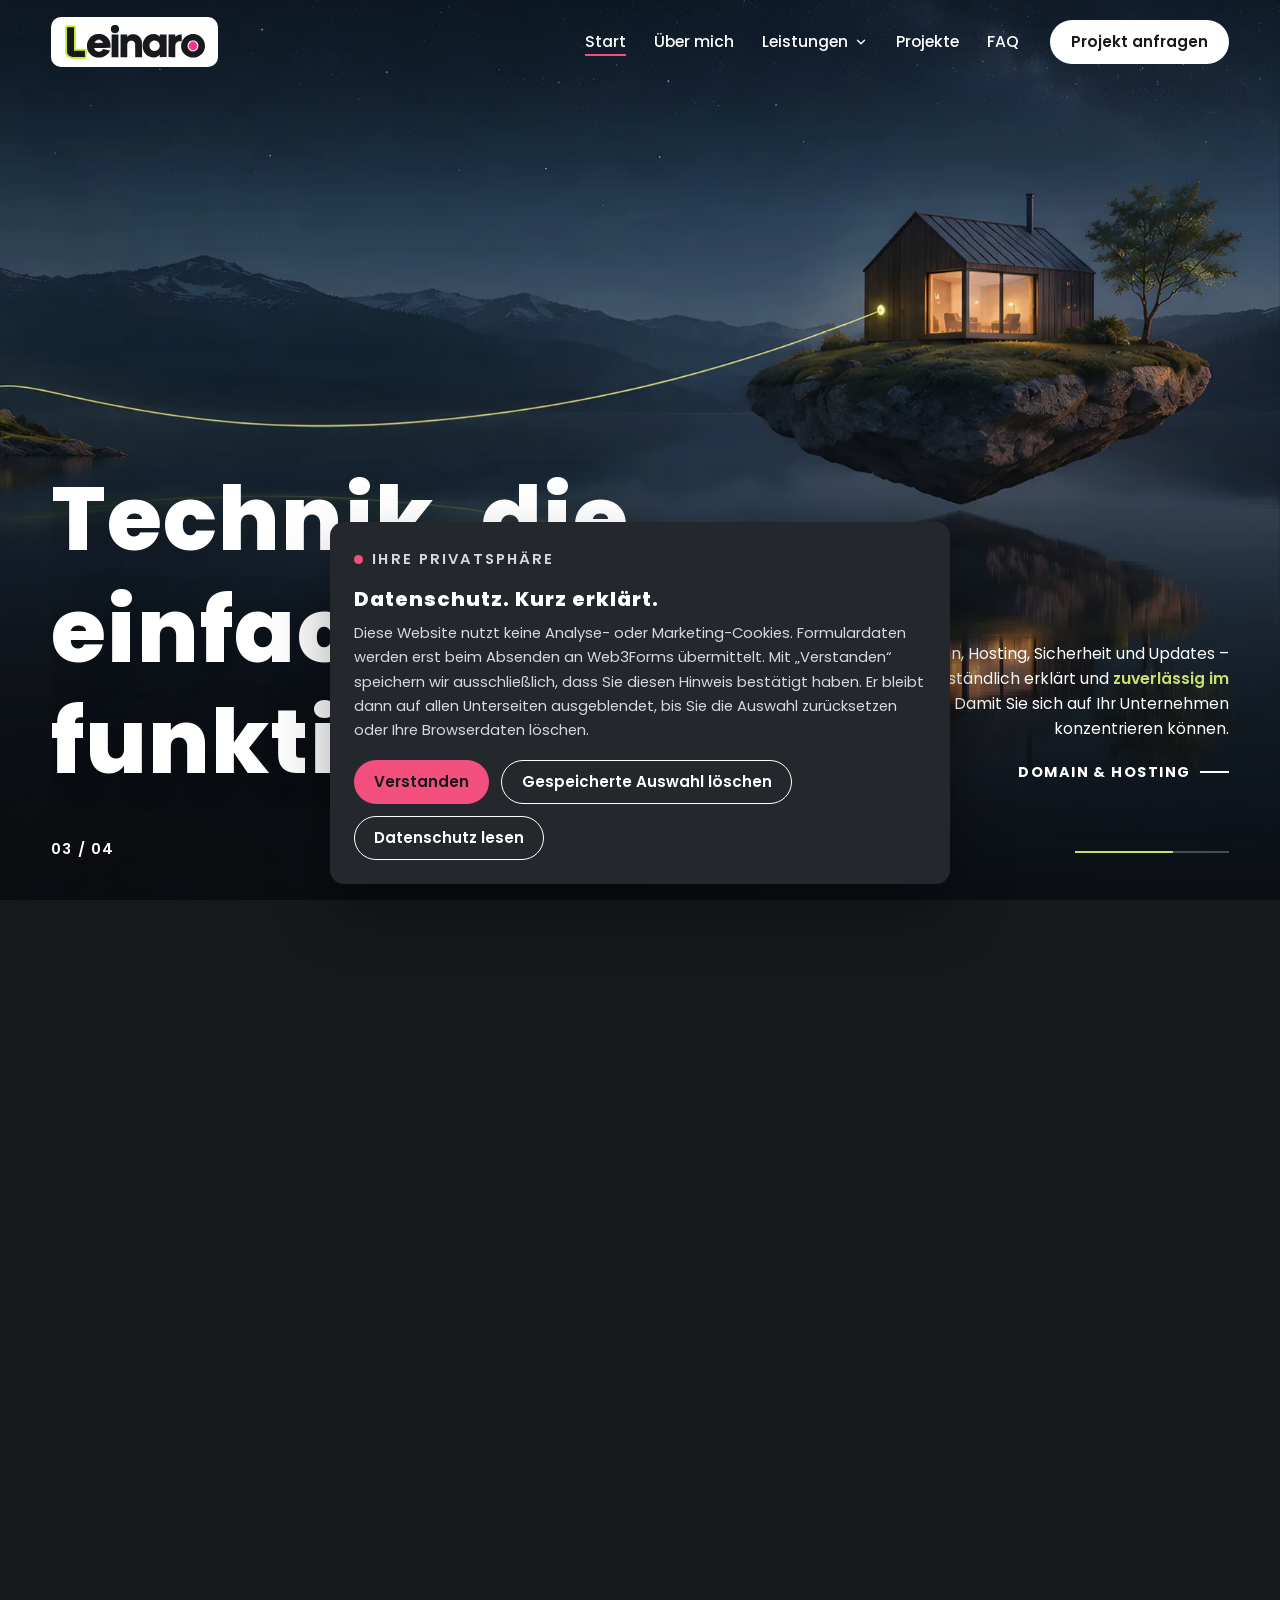
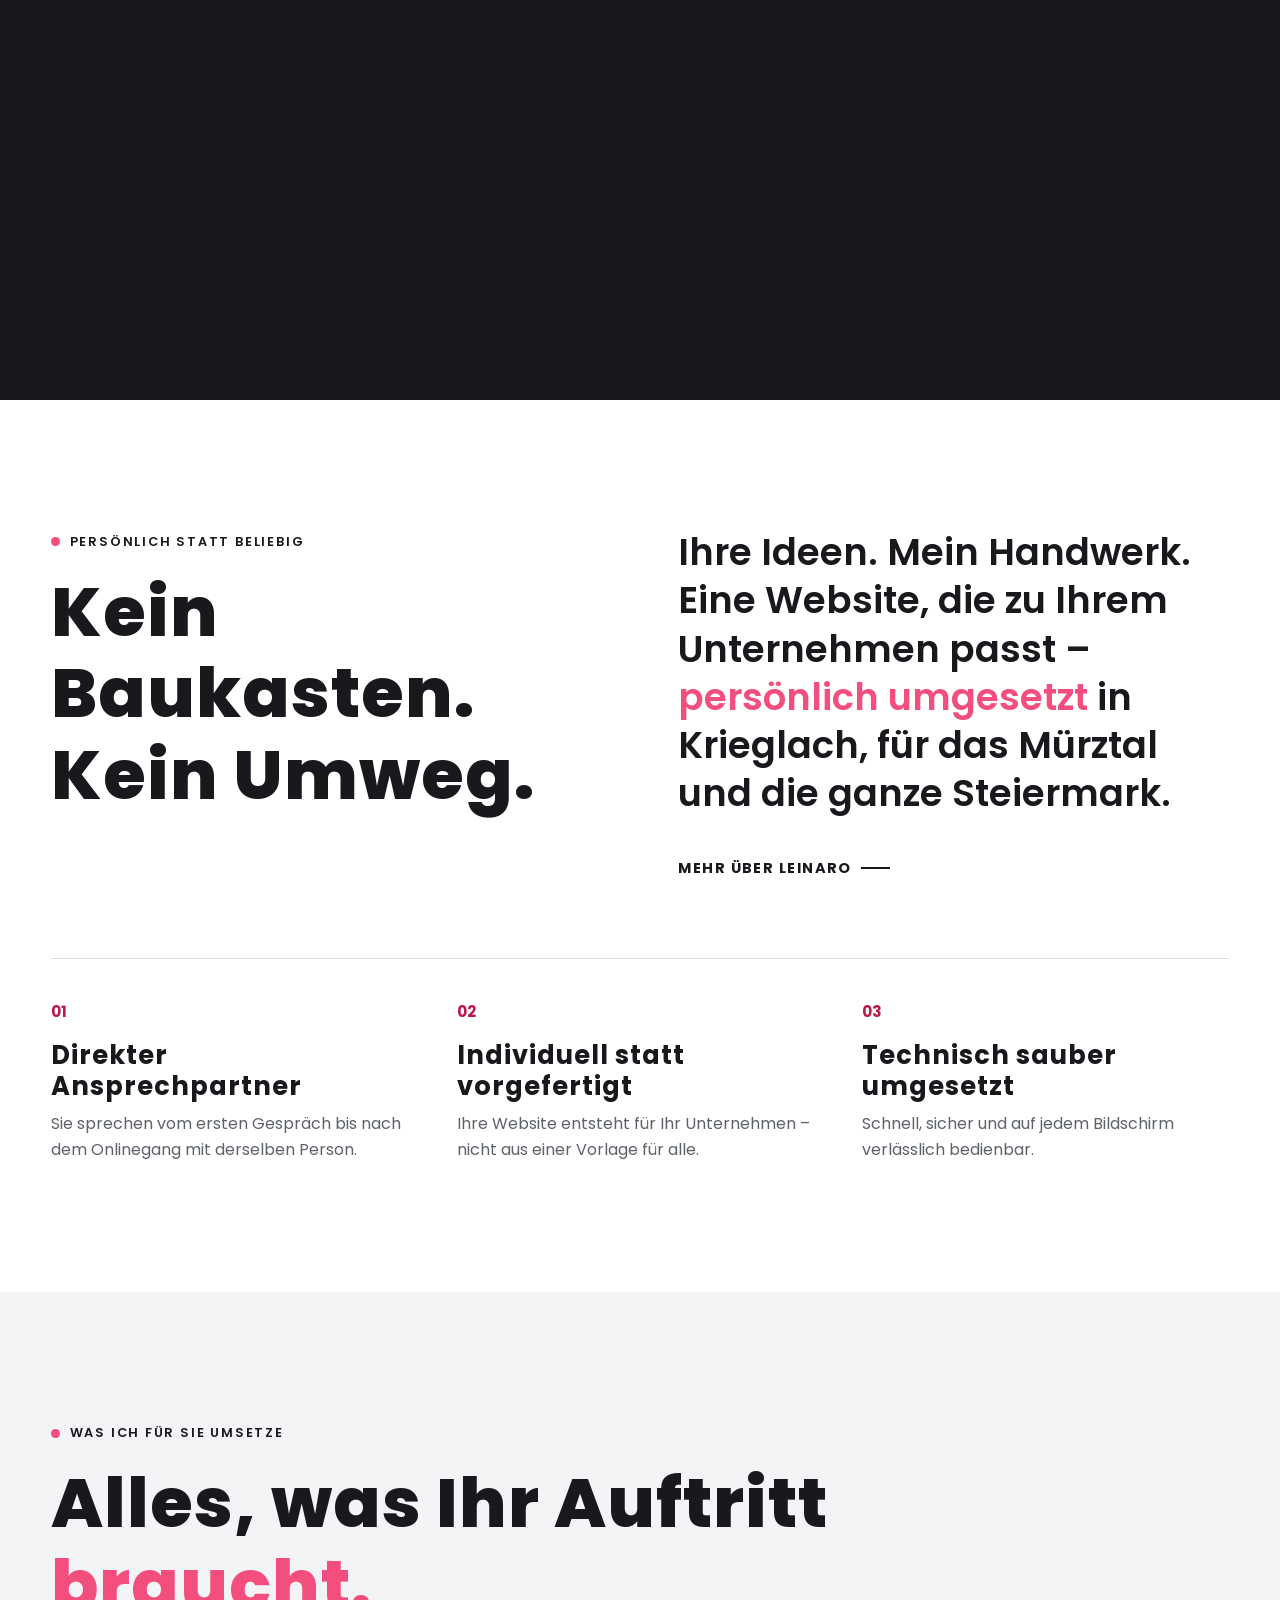
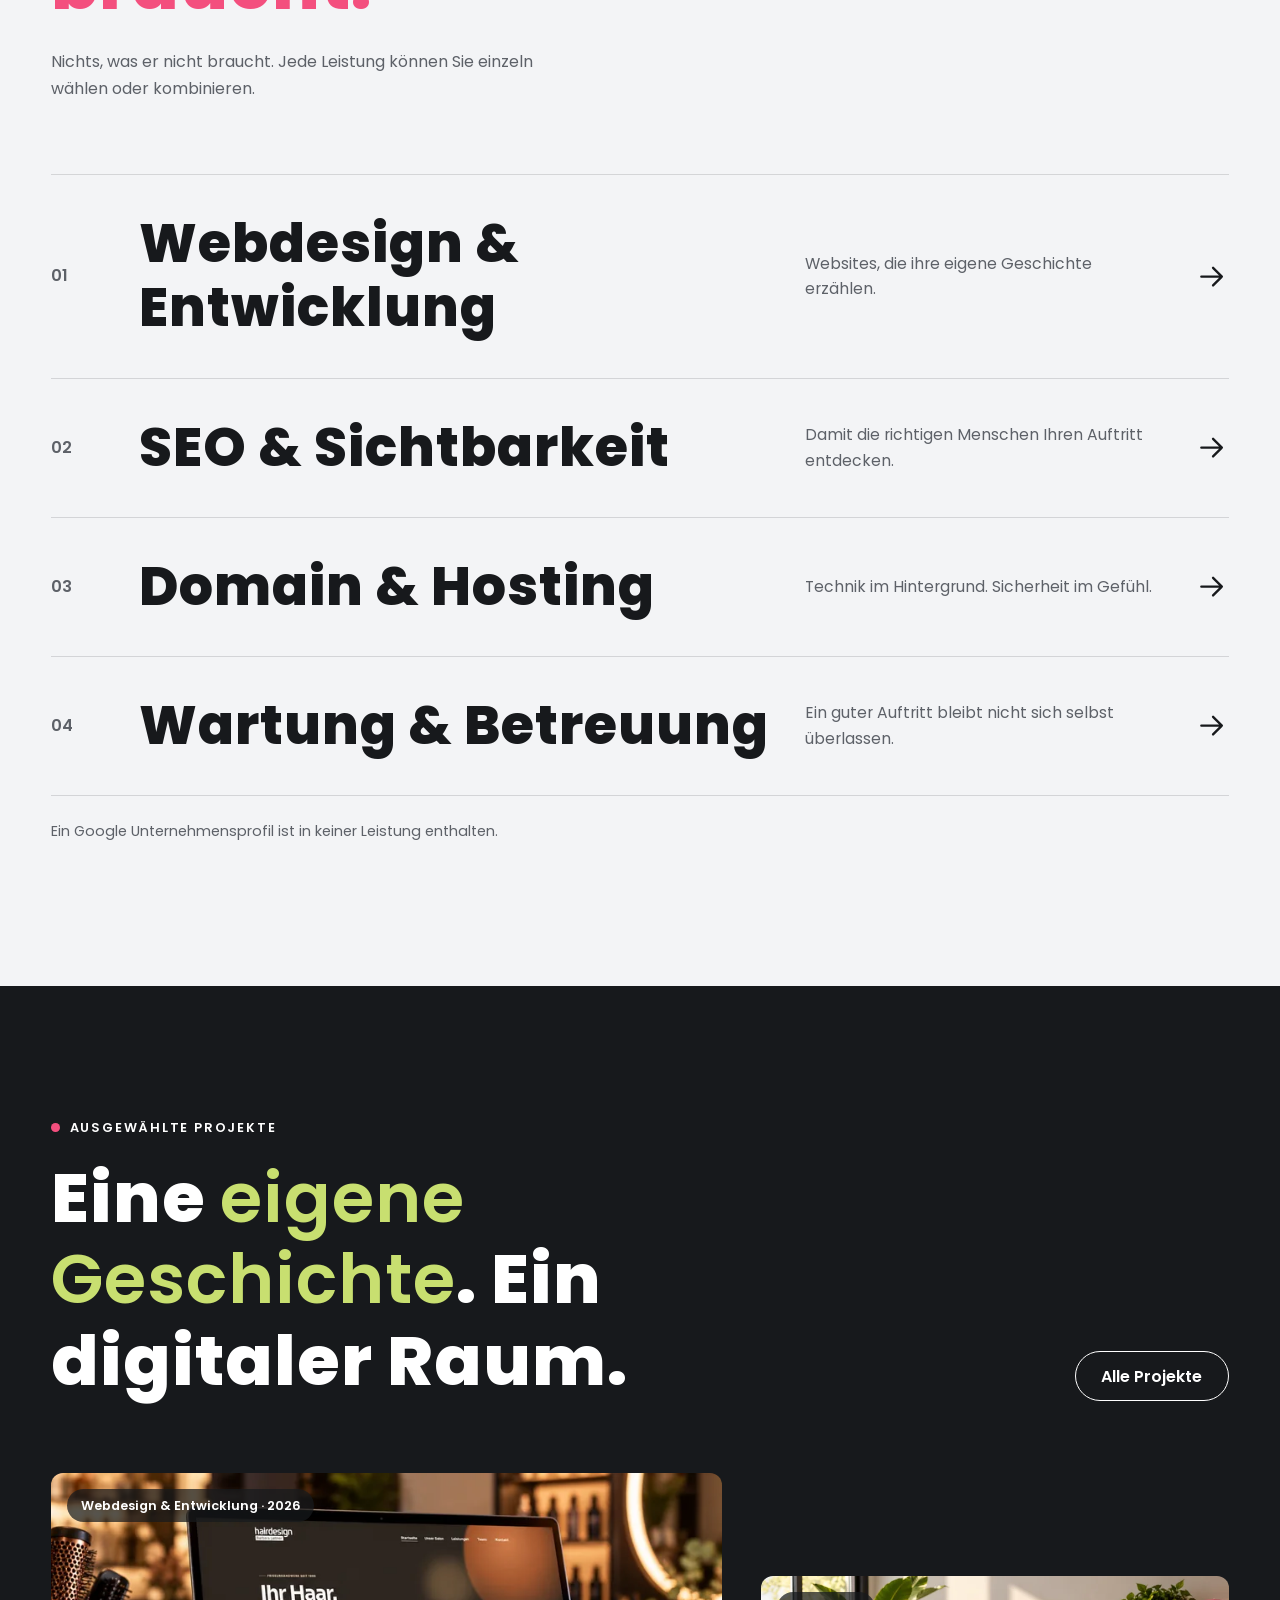
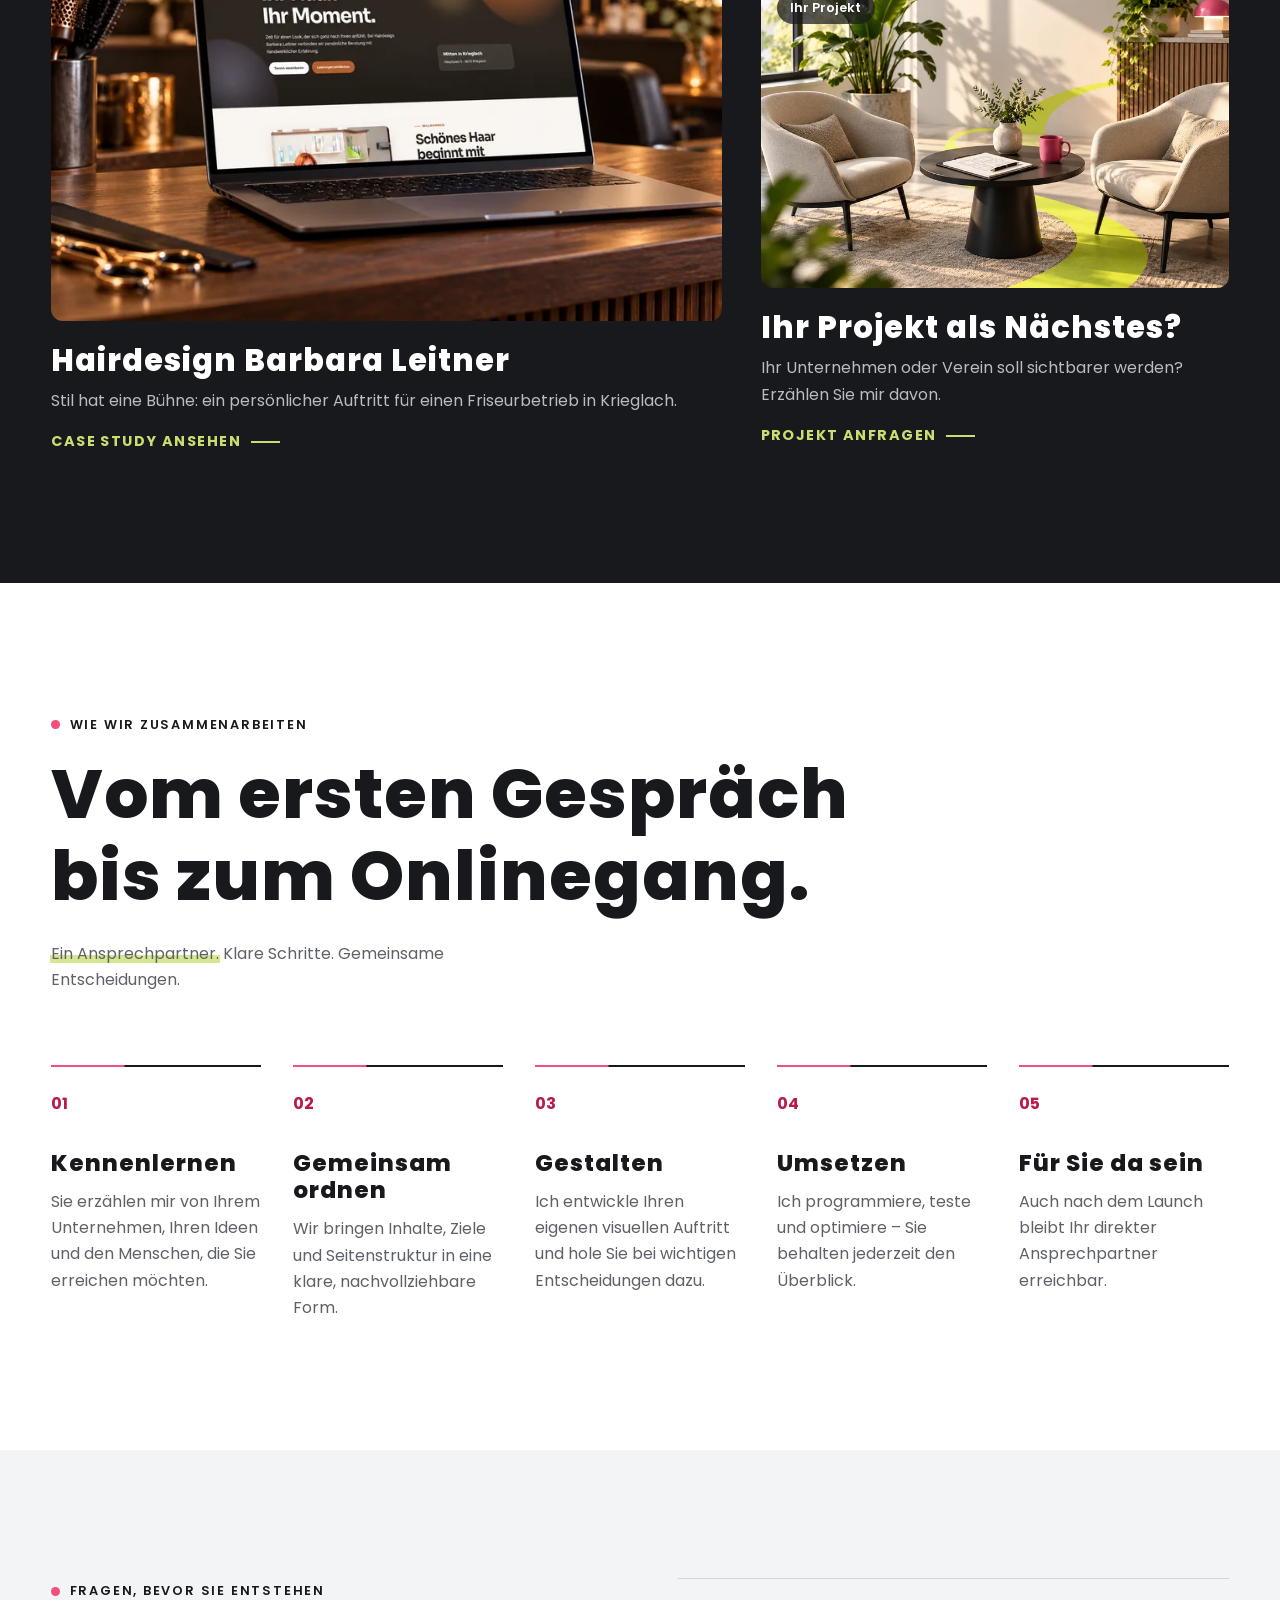
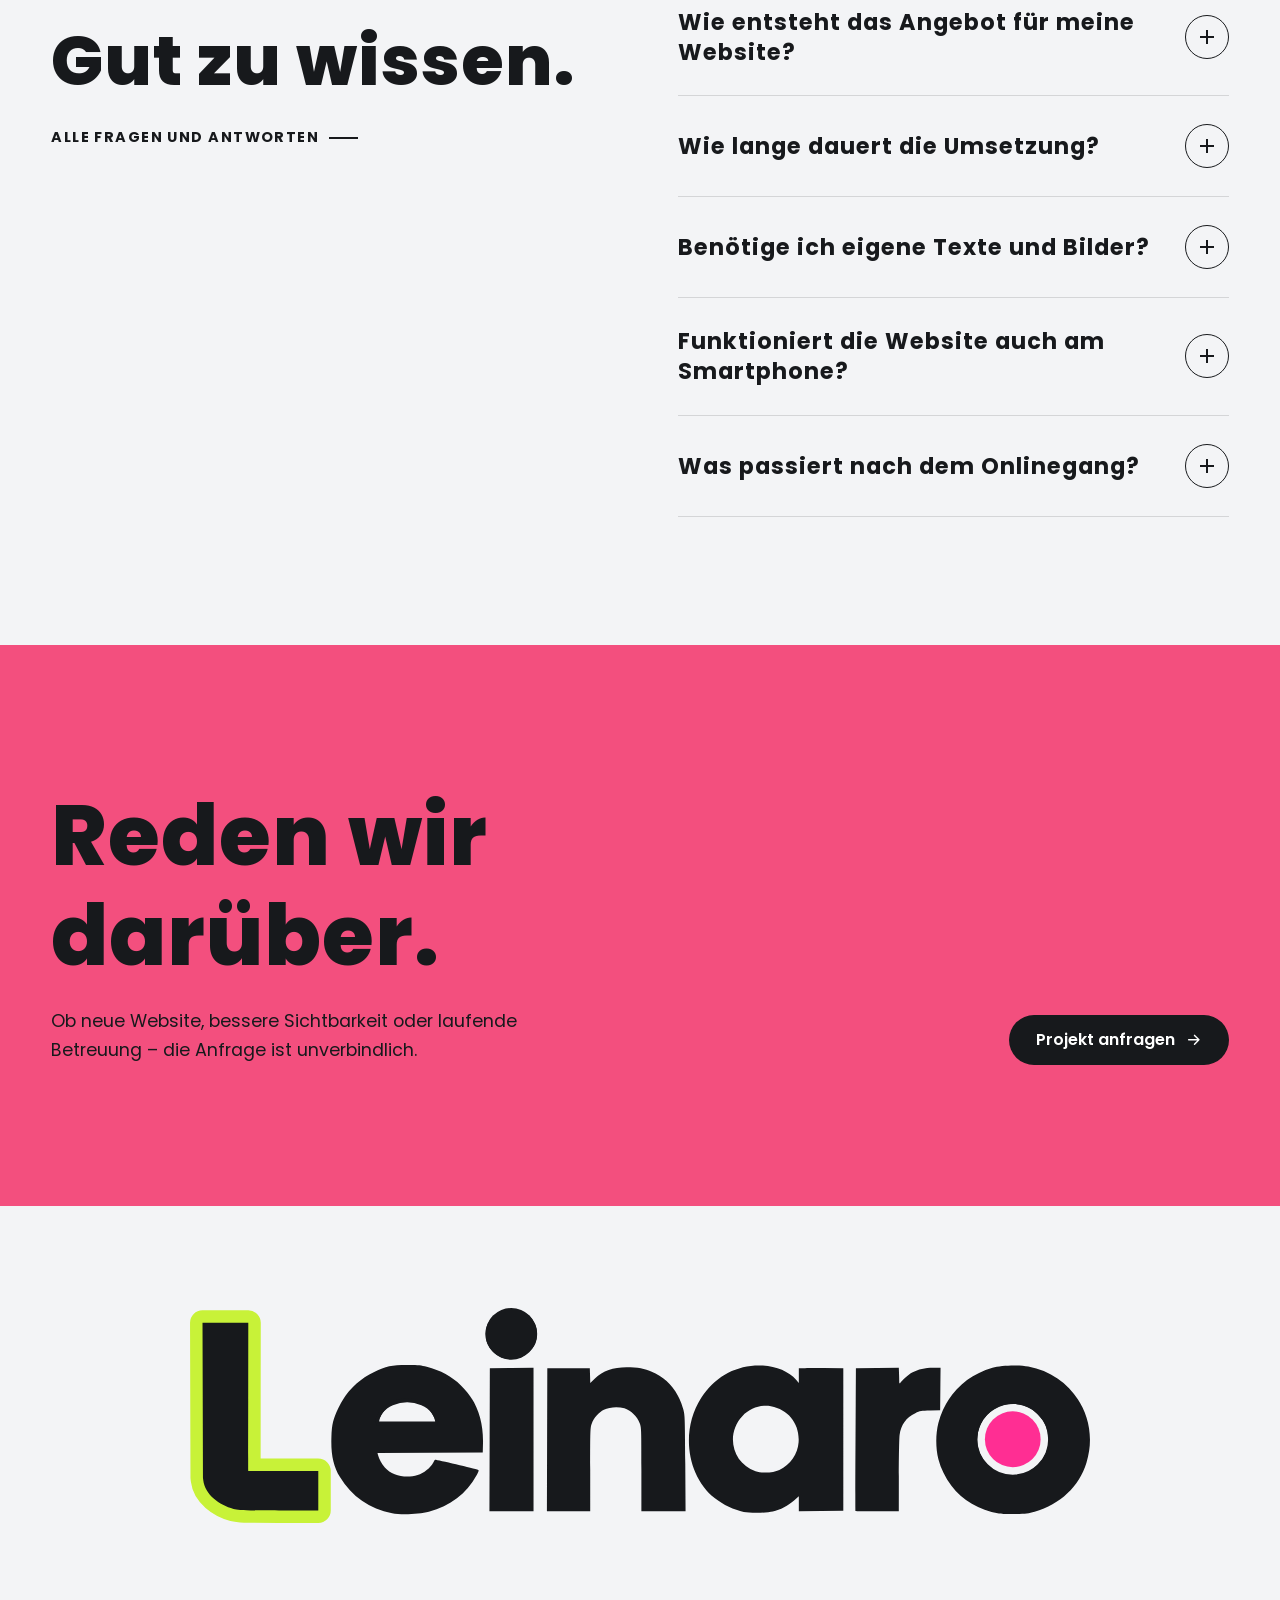
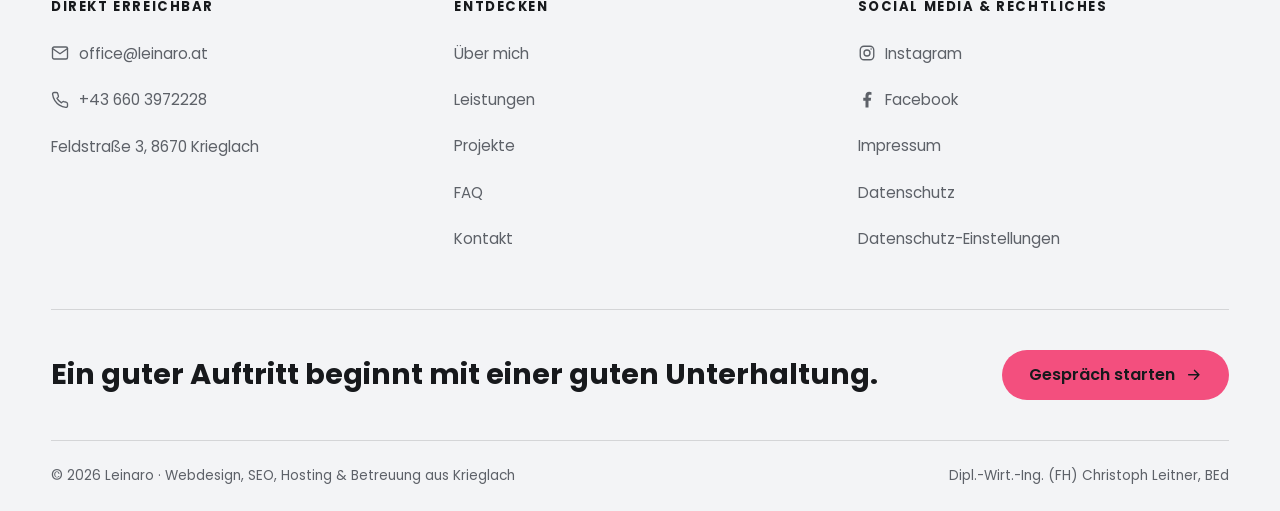
<file: index.html>
<!doctype html>
<html lang="de" class="no-js">
  <head>
    <meta charset="utf-8">
    <meta name="viewport" content="width=device-width, initial-scale=1">
    <title>Webdesign in Krieglach &amp; der Steiermark | Leinaro</title>
    <meta name="description" content="Leinaro entwickelt individuelle Websites für Unternehmen, Vereine und Selbstständige in Krieglach, im Mürztal und in der Steiermark – mit Hosting, SEO und persönlicher Betreuung.">
    <link rel="canonical" href="https://leinaro.at/">
    <meta name="theme-color" content="#17191c">
    <meta property="og:type" content="website">
    <meta property="og:locale" content="de_AT">
    <meta property="og:site_name" content="Leinaro">
    <meta property="og:title" content="Webdesign in Krieglach &amp; der Steiermark | Leinaro">
    <meta property="og:description" content="Leinaro entwickelt individuelle Websites für Unternehmen, Vereine und Selbstständige in Krieglach, im Mürztal und in der Steiermark – mit Hosting, SEO und persönlicher Betreuung.">
    <meta property="og:url" content="https://leinaro.at/">
    <meta property="og:image" content="https://leinaro.at/images/leinaro-social-1200x630.jpg">
    <meta property="og:image:width" content="1200">
    <meta property="og:image:height" content="630">
    <meta property="og:image:alt" content="Leinaro – Websites mit Charakter. Webdesign, SEO, Hosting und Betreuung aus Krieglach.">
    <meta name="twitter:card" content="summary_large_image">
    <link rel="icon" href="favicon.ico" sizes="48x48">
    <link rel="icon" href="favicon.svg" type="image/svg+xml">
    <link rel="apple-touch-icon" href="apple-touch-icon.png">
    <link rel="manifest" href="site.webmanifest">
    <link rel="preload" href="fonts/poppins-800.woff2" as="font" type="font/woff2" crossorigin>
    <link rel="stylesheet" href="css/style.css?v=20261118v1">
    <script src="js/script.js?v=20261118v1"></script>
    <script type="application/ld+json">
      {
        "@context": "https://schema.org",
        "@type": "ProfessionalService",
        "name": "Leinaro",
        "logo": "https://leinaro.at/images/leinaro-logo.svg",
        "url": "https://leinaro.at/",
        "image": "https://leinaro.at/images/leinaro-social-1200x630.jpg",
        "telephone": "+436603972228",
        "email": "office@leinaro.at",
        "address": {
          "@type": "PostalAddress",
          "streetAddress": "Feldstraße 3",
          "postalCode": "8670",
          "addressLocality": "Krieglach",
          "addressCountry": "AT"
        },
        "areaServed": ["Krieglach", "Mürztal", "Steiermark", "Österreich"],
        "founder": { "@type": "Person", "name": "Christoph Leitner" },
        "sameAs": [
          "https://www.instagram.com/leinaro.at/",
          "https://www.facebook.com/profile.php?id=61596282575799"
        ],
        "knowsAbout": ["Webdesign", "Webentwicklung", "Suchmaschinenoptimierung", "Domain und Hosting", "Website-Betreuung"]
      }
    </script>
  </head>
  <body>
    <a class="skip-link" href="#main">Zum Inhalt springen</a>

    <header class="site-header">
      <div class="container site-header__inner">
        <a class="brand" href="index.html" aria-label="Leinaro – zur Startseite">
          <img src="images/leinaro-logo.svg" width="140" height="33" alt="Leinaro">
        </a>
        <nav class="nav" aria-label="Hauptnavigation">
          <ul class="nav__list">
            <li><a class="nav__link" href="index.html" aria-current="page">Start</a></li>
            <li><a class="nav__link" href="ueber-uns.html">Über mich</a></li>
            <li class="nav__item--sub">
              <button class="nav__link" type="button" aria-expanded="false" aria-controls="submenu-leistungen">Leistungen <svg viewBox="0 0 24 24" fill="none" stroke="currentColor" stroke-width="2.2" stroke-linecap="round" stroke-linejoin="round" aria-hidden="true"><path d="M6 9l6 6 6-6"/></svg></button>
              <ul class="submenu" id="submenu-leistungen">
                <li><a class="submenu__item" href="webdesign.html"><span class="submenu__icon"><svg viewBox="0 0 24 24" fill="none" stroke="currentColor" stroke-width="1.8" stroke-linecap="round" stroke-linejoin="round" aria-hidden="true"><rect x="3" y="4" width="18" height="16" rx="2.5"/><path d="M3 9h18M6.5 6.5h.01M9.5 6.5h.01M8 13h8M8 16.5h5"/></svg></span><span class="submenu__text"><strong>Webdesign &amp; Entwicklung</strong><small>Individuelle Websites mit Charakter</small></span></a></li>
                <li><a class="submenu__item" href="seo.html"><span class="submenu__icon"><svg viewBox="0 0 24 24" fill="none" stroke="currentColor" stroke-width="1.8" stroke-linecap="round" stroke-linejoin="round" aria-hidden="true"><circle cx="11" cy="11" r="7"/><path d="M20 20l-4-4M8 12.5l2-2 1.8 1.6 2.2-2.6"/></svg></span><span class="submenu__text"><strong>SEO &amp; Sichtbarkeit</strong><small>Von den Richtigen gefunden werden</small></span></a></li>
                <li><a class="submenu__item" href="domain-hosting.html"><span class="submenu__icon"><svg viewBox="0 0 24 24" fill="none" stroke="currentColor" stroke-width="1.8" stroke-linecap="round" stroke-linejoin="round" aria-hidden="true"><circle cx="12" cy="12" r="9"/><path d="M3 12h18M12 3a14 14 0 0 1 0 18M12 3a14 14 0 0 0 0 18"/></svg></span><span class="submenu__text"><strong>Domain &amp; Hosting</strong><small>Webadresse, Hosting und sicherer Start</small></span></a></li>
                <li><a class="submenu__item" href="betreuung.html"><span class="submenu__icon"><svg viewBox="0 0 24 24" fill="none" stroke="currentColor" stroke-width="1.8" stroke-linecap="round" stroke-linejoin="round" aria-hidden="true"><path d="M12 3l7 3v5c0 4.5-3 8.3-7 10-4-1.7-7-5.5-7-10V6z"/><path d="M9 12l2 2 4-4"/></svg></span><span class="submenu__text"><strong>Wartung &amp; Betreuung</strong><small>Updates, Backups und persönlicher Support</small></span></a></li>
                <li class="submenu__all"><a href="leistungen.html">Alle Leistungen im Überblick <span><svg viewBox="0 0 24 24" fill="none" stroke="currentColor" stroke-width="2" stroke-linecap="round" stroke-linejoin="round" aria-hidden="true"><path d="M5 12h14M13 6l6 6-6 6"/></svg></span></a></li>
              </ul>
            </li>
            <li><a class="nav__link" href="referenzen.html">Projekte</a></li>
            <li><a class="nav__link" href="faq.html">FAQ</a></li>
          </ul>
          <a class="btn btn--dark btn--nav" href="kontakt.html">Projekt anfragen</a>
          <button class="menu-toggle" type="button" aria-expanded="false" aria-controls="mobile-menu" aria-label="Menü öffnen"><span></span><span></span></button>
        </nav>
      </div>
    </header>

    <div class="mobile-menu" id="mobile-menu" aria-hidden="true">
      <ul class="mobile-menu__list">
        <li><a href="index.html" aria-current="page">Start</a></li>
        <li><a href="ueber-uns.html">Über mich</a></li>
        <li class="mobile-menu__group"><button class="mobile-menu__toggle" type="button" aria-expanded="false" aria-controls="mobile-sub-leistungen">Leistungen <svg viewBox="0 0 24 24" fill="none" stroke="currentColor" stroke-width="2.4" stroke-linecap="round" stroke-linejoin="round" aria-hidden="true"><path d="M6 9l6 6 6-6"/></svg></button>
        <ul class="mobile-menu__sub" id="mobile-sub-leistungen" hidden>
          <li><a href="webdesign.html">Webdesign &amp; Entwicklung</a></li>
          <li><a href="seo.html">SEO &amp; Sichtbarkeit</a></li>
          <li><a href="domain-hosting.html">Domain &amp; Hosting</a></li>
          <li><a href="betreuung.html">Wartung &amp; Betreuung</a></li>
          <li class="mobile-menu__all"><a href="leistungen.html">Alle Leistungen im Überblick</a></li>
        </ul></li>
        <li><a href="referenzen.html">Projekte</a></li>
        <li><a href="faq.html">FAQ</a></li>
        <li><a href="kontakt.html">Kontakt</a></li>
      </ul>
      <div class="mobile-menu__meta">
        <a href="tel:+436603972228">+43 660 3972228</a>
        <a href="mailto:office@leinaro.at">office@leinaro.at</a>
        <span>Feldstraße 3, 8670 Krieglach</span>
      </div>
    </div>

    <main id="main">

      <section class="story" data-header="dark" aria-label="Leinaro in vier Szenen">
        <div class="story__stage">

          <article class="scene">
            <div class="scene__art">
              <img src="images/optimized/scene-1-1600.webp" srcset="images/optimized/scene-1-640.webp 640w, images/optimized/scene-1-1024.webp 1024w, images/optimized/scene-1-1600.webp 1600w, images/optimized/scene-1-2400.webp 2400w, images/optimized/scene-1-3200.webp 3200w" sizes="(max-aspect-ratio: 16/9) 178vh, 100vw" width="3200" height="1801" alt="Weite Salzebene zur blauen Stunde mit vielen grauen Steinen und einer großen pinken Kugel" decoding="async" class="scene__img" fetchpriority="high" style="--fx: 55%; --fx-m: 74%;">
            </div>
            <div class="scene__shade" aria-hidden="true"></div>
            <div class="scene__content">
              <h1 class="scene__title display">
              <span class="line"><span>Websites mit</span></span>
              <span class="line"><span><span class="accent">Charakter.</span></span></span>
              </h1>
              <div class="scene__aside">
                <p>Individuelles Webdesign, klare Technik und <span class="hl">persönliche Betreuung</span>. Aus Krieglach. Für Ihren nächsten Schritt.</p><div class="btn-row"><a class="btn btn--pink" href="kontakt.html">Projekt anfragen <svg viewBox="0 0 24 24" fill="none" stroke="currentColor" stroke-width="2" stroke-linecap="round" stroke-linejoin="round" aria-hidden="true"><path d="M5 12h14M13 6l6 6-6 6"/></svg></a><a class="btn btn--ghost" href="leistungen.html">Leistungen ansehen</a></div>
              </div>
            </div>
          </article>

          <article class="scene">
            <div class="scene__art">
              <img src="images/optimized/scene-2-1600.webp" srcset="images/optimized/scene-2-640.webp 640w, images/optimized/scene-2-1024.webp 1024w, images/optimized/scene-2-1600.webp 1600w, images/optimized/scene-2-2400.webp 2400w, images/optimized/scene-2-3200.webp 3200w" sizes="(max-aspect-ratio: 16/9) 178vh, 100vw" width="3200" height="1801" alt="Offene Holztür in einer nebeligen Almwiese, durch die Tür leuchtet ein warmer, pinker Sonnenaufgang" decoding="async" class="scene__img" fetchpriority="low" style="--fx: 55%; --fx-m: 64%;">
            </div>
            <div class="scene__shade" aria-hidden="true"></div>
            <div class="scene__content">
              <h2 class="scene__title display">
              <span class="line"><span>Ein erster</span></span>
              <span class="line"><span>Eindruck mit</span></span>
              <span class="line"><span>Persönlichkeit.</span></span>
              </h2>
              <div class="scene__aside">
                <p>Ihre Website ist der Ort, an dem ein <span class="hl">guter erster Eindruck</span> bleibt. Zeigen Sie, was Sie ausmacht – und machen Sie es Ihren Kunden leicht, Kontakt aufzunehmen.</p><a class="more-link" href="webdesign.html">Webdesign entdecken</a>
              </div>
            </div>
          </article>

          <article class="scene">
            <div class="scene__art">
              <img src="images/optimized/scene-3-1600.webp" srcset="images/optimized/scene-3-640.webp 640w, images/optimized/scene-3-1024.webp 1024w, images/optimized/scene-3-1600.webp 1600w, images/optimized/scene-3-2400.webp 2400w, images/optimized/scene-3-3200.webp 3200w" sizes="(max-aspect-ratio: 16/9) 178vh, 100vw" width="3200" height="1801" alt="Hütte auf einer schwebenden Felsinsel über einem Bergsee bei Nacht, verbunden durch ein leuchtendes Kabel" decoding="async" class="scene__img" fetchpriority="low" style="--fx: 55%; --fx-m: 72%;">
            </div>
            <div class="scene__shade" aria-hidden="true"></div>
            <div class="scene__content">
              <h2 class="scene__title display">
              <span class="line"><span>Technik, die</span></span>
              <span class="line"><span>einfach</span></span>
              <span class="line"><span>funktioniert.</span></span>
              </h2>
              <div class="scene__aside">
                <p>Domain, Hosting, Sicherheit und Updates – verständlich erklärt und <span class="hl">zuverlässig im Hintergrund</span>. Damit Sie sich auf Ihr Unternehmen konzentrieren können.</p><a class="more-link" href="domain-hosting.html">Domain &amp; Hosting</a>
              </div>
            </div>
          </article>

          <article class="scene">
            <div class="scene__art">
              <img src="images/optimized/scene-4-1600.webp" srcset="images/optimized/scene-4-640.webp 640w, images/optimized/scene-4-1024.webp 1024w, images/optimized/scene-4-1600.webp 1600w, images/optimized/scene-4-2400.webp 2400w, images/optimized/scene-4-3200.webp 3200w" sizes="(max-aspect-ratio: 16/9) 178vh, 100vw" width="3200" height="1801" alt="Schwebende Steintreppe über einem Wolkenmeer, die oberste Stufe leuchtet pink" decoding="async" class="scene__img" fetchpriority="low" style="--fx: 50%; --fx-m: 62%;">
            </div>
            <div class="scene__shade" aria-hidden="true"></div>
            <div class="scene__content">
              <h2 class="scene__title display">
              <span class="line"><span>Ihr nächster</span></span>
              <span class="line"><span><span class="accent">Schritt.</span></span></span>
              </h2>
              <div class="scene__aside">
                <p>Ein guter Auftritt beginnt mit einer guten Unterhaltung. Erzählen Sie mir, was Sie vorhaben – die Anfrage ist <span class="hl">unverbindlich</span>.</p><div class="btn-row"><a class="btn btn--pink" href="kontakt.html">Gespräch starten <svg viewBox="0 0 24 24" fill="none" stroke="currentColor" stroke-width="2" stroke-linecap="round" stroke-linejoin="round" aria-hidden="true"><path d="M5 12h14M13 6l6 6-6 6"/></svg></a></div>
              </div>
            </div>
          </article>

          <div class="story__controls">
            <span class="story__count" aria-live="polite">01 / 04</span>
            <button class="story__btn story__btn--up" type="button" aria-label="Vorherige Szene"><svg viewBox="0 0 24 24" fill="none" stroke="currentColor" stroke-width="2" stroke-linecap="round" stroke-linejoin="round" aria-hidden="true"><path d="M6 15l6-6 6 6"/></svg></button>
            <span class="story__divider" aria-hidden="true"></span>
            <button class="story__btn story__btn--down" type="button" aria-label="Nächste Szene"><svg viewBox="0 0 24 24" fill="none" stroke="currentColor" stroke-width="2" stroke-linecap="round" stroke-linejoin="round" aria-hidden="true"><path d="M6 9l6 6 6-6"/></svg></button>
            <span class="story__progress" aria-hidden="true"><span></span></span>
          </div>
        </div>
      </section>

      <section class="section" data-header="light" aria-labelledby="intro-title">
        <div class="container">
          <div class="split split--top">
            <div class="reveal">
              <p class="eyebrow">Persönlich statt beliebig</p>
              <h2 class="h-xl" id="intro-title">Kein Baukasten. Kein Umweg.</h2>
            </div>
            <div class="reveal reveal-delay-1">
              <p class="statement">Ihre Ideen. Mein Handwerk. Eine Website, die zu Ihrem Unternehmen passt – <span class="accent">persönlich umgesetzt</span> in Krieglach, für das Mürztal und die ganze Steiermark.</p>
              <a class="more-link" href="ueber-uns.html">Mehr über Leinaro</a>
            </div>
          </div>
          <ul class="points">
            <li class="reveal"><span class="points__num">01</span><h3>Direkter Ansprechpartner</h3><p>Sie sprechen vom ersten Gespräch bis nach dem Onlinegang mit derselben Person.</p></li>
            <li class="reveal reveal-delay-1"><span class="points__num">02</span><h3>Individuell statt vorgefertigt</h3><p>Ihre Website entsteht für Ihr Unternehmen – nicht aus einer Vorlage für alle.</p></li>
            <li class="reveal reveal-delay-2"><span class="points__num">03</span><h3>Technisch sauber umgesetzt</h3><p>Schnell, sicher und auf jedem Bildschirm verlässlich bedienbar.</p></li>
          </ul>
        </div>
      </section>

      <section class="section section--grey" data-header="light" aria-labelledby="services-title">
        <div class="container">
          <div class="section__head">
            <div class="reveal">
              <p class="eyebrow">Was ich für Sie umsetze</p>
              <h2 class="h-xl" id="services-title">Alles, was Ihr Auftritt <span class="accent">braucht.</span></h2>
            </div>
            <p class="text-muted reveal">Nichts, was er nicht braucht. Jede Leistung können Sie einzeln wählen oder kombinieren.</p>
          </div>
          <ul class="service-list">
            <li class="reveal"><a class="service-row" href="webdesign.html"><span class="service-row__num">01</span><span class="service-row__title">Webdesign &amp; Entwicklung</span><p class="service-row__text">Websites, die ihre eigene Geschichte erzählen.</p><svg class="service-row__arrow" viewBox="0 0 24 24" fill="none" stroke="currentColor" stroke-width="1.6" stroke-linecap="round" stroke-linejoin="round" aria-hidden="true"><path d="M5 12h14M13 6l6 6-6 6"/></svg></a></li>
            <li class="reveal"><a class="service-row" href="seo.html"><span class="service-row__num">02</span><span class="service-row__title">SEO &amp; Sichtbarkeit</span><p class="service-row__text">Damit die richtigen Menschen Ihren Auftritt entdecken.</p><svg class="service-row__arrow" viewBox="0 0 24 24" fill="none" stroke="currentColor" stroke-width="1.6" stroke-linecap="round" stroke-linejoin="round" aria-hidden="true"><path d="M5 12h14M13 6l6 6-6 6"/></svg></a></li>
            <li class="reveal"><a class="service-row" href="domain-hosting.html"><span class="service-row__num">03</span><span class="service-row__title">Domain &amp; Hosting</span><p class="service-row__text">Technik im Hintergrund. Sicherheit im Gefühl.</p><svg class="service-row__arrow" viewBox="0 0 24 24" fill="none" stroke="currentColor" stroke-width="1.6" stroke-linecap="round" stroke-linejoin="round" aria-hidden="true"><path d="M5 12h14M13 6l6 6-6 6"/></svg></a></li>
            <li class="reveal"><a class="service-row" href="betreuung.html"><span class="service-row__num">04</span><span class="service-row__title">Wartung &amp; Betreuung</span><p class="service-row__text">Ein guter Auftritt bleibt nicht sich selbst überlassen.</p><svg class="service-row__arrow" viewBox="0 0 24 24" fill="none" stroke="currentColor" stroke-width="1.6" stroke-linecap="round" stroke-linejoin="round" aria-hidden="true"><path d="M5 12h14M13 6l6 6-6 6"/></svg></a></li>
          </ul>
          <p class="note reveal" style="margin-top: 1.5rem;">Ein Google Unternehmensprofil ist in keiner Leistung enthalten.</p>
        </div>
      </section>

      <section class="section section--dark" data-header="dark" aria-labelledby="work-title">
        <div class="container">
          <div class="section__head">
            <div class="reveal">
              <p class="eyebrow">Ausgewählte Projekte</p>
              <h2 class="h-xl" id="work-title">Eine <span class="hl">eigene Geschichte</span>. Ein digitaler Raum.</h2>
            </div>
            <a class="btn btn--ghost reveal" href="referenzen.html">Alle Projekte</a>
          </div>
          <div class="work-grid">
            <a class="work-card reveal" href="hairdesign-barbara-leitner.html">
              <div class="work-card__media">
                <img src="images/optimized/hairdesign-laptop-mockup-1200.webp" srcset="images/optimized/hairdesign-laptop-mockup-480.webp 480w, images/optimized/hairdesign-laptop-mockup-800.webp 800w, images/optimized/hairdesign-laptop-mockup-1200.webp 1200w, images/optimized/hairdesign-laptop-mockup-1536.webp 1536w" sizes="(max-width: 900px) 100vw, 58vw" width="1536" height="1024" alt="Laptop mit der Website von Hairdesign Barbara Leitner" decoding="async" loading="lazy">
                <span class="work-card__tag">Webdesign &amp; Entwicklung · 2026</span>
              </div>
              <h3 class="work-card__title">Hairdesign Barbara Leitner</h3>
              <p class="work-card__desc">Stil hat eine Bühne: ein persönlicher Auftritt für einen Friseurbetrieb in Krieglach.</p>
              <span class="more-link">Case Study ansehen</span>
            </a>
            <a class="work-card work-card--side reveal reveal-delay-1" href="kontakt.html">
              <div class="work-card__media">
                <img src="images/optimized/projekte-naechstes-projekt-1200.webp" srcset="images/optimized/projekte-naechstes-projekt-480.webp 480w, images/optimized/projekte-naechstes-projekt-800.webp 800w, images/optimized/projekte-naechstes-projekt-1200.webp 1200w, images/optimized/projekte-naechstes-projekt-1448.webp 1448w" sizes="(max-width: 900px) 100vw, 40vw" width="1448" height="1086" alt="Heller Besprechungsbereich mit zwei Sesseln" decoding="async" loading="lazy">
                <span class="work-card__tag">Ihr Projekt</span>
              </div>
              <h3 class="work-card__title">Ihr Projekt als Nächstes?</h3>
              <p class="work-card__desc">Ihr Unternehmen oder Verein soll sichtbarer werden? Erzählen Sie mir davon.</p>
              <span class="more-link">Projekt anfragen</span>
            </a>
          </div>
        </div>
      </section>

      <section class="section" data-header="light" aria-labelledby="process-title">
        <div class="container">
          <div class="section__head">
            <div class="reveal">
              <p class="eyebrow">Wie wir zusammenarbeiten</p>
              <h2 class="h-xl" id="process-title">Vom ersten Gespräch bis zum Onlinegang.</h2>
            </div>
            <p class="text-muted reveal"><span class="hl">Ein Ansprechpartner.</span> Klare Schritte. Gemeinsame Entscheidungen.</p>
          </div>
          <ol class="steps">
            <li class="step reveal"><span class="step__num">01</span><h3>Kennenlernen</h3><p>Sie erzählen mir von Ihrem Unternehmen, Ihren Ideen und den Menschen, die Sie erreichen möchten.</p></li>
            <li class="step reveal reveal-delay-1"><span class="step__num">02</span><h3>Gemeinsam ordnen</h3><p>Wir bringen Inhalte, Ziele und Seitenstruktur in eine klare, nachvollziehbare Form.</p></li>
            <li class="step reveal reveal-delay-2"><span class="step__num">03</span><h3>Gestalten</h3><p>Ich entwickle Ihren eigenen visuellen Auftritt und hole Sie bei wichtigen Entscheidungen dazu.</p></li>
            <li class="step reveal reveal-delay-3"><span class="step__num">04</span><h3>Umsetzen</h3><p>Ich programmiere, teste und optimiere – Sie behalten jederzeit den Überblick.</p></li>
            <li class="step reveal reveal-delay-4"><span class="step__num">05</span><h3>Für Sie da sein</h3><p>Auch nach dem Launch bleibt Ihr direkter Ansprechpartner erreichbar.</p></li>
          </ol>
        </div>
      </section>

      <section class="section section--grey" data-header="light" aria-labelledby="faq-title">
        <div class="container split split--top">
          <div class="reveal">
            <p class="eyebrow">Fragen, bevor sie entstehen</p>
            <h2 class="h-xl" id="faq-title">Gut zu wissen.</h2>
            <a class="more-link" href="faq.html" style="margin-top: 1.5rem;">Alle Fragen und Antworten</a>
          </div>
          <div class="accordion">
            <details class="reveal" id="angebot">
              <summary>
                <span class="accordion__title">Wie entsteht das Angebot für meine Website?</span>
                <span class="accordion__icon" aria-hidden="true"></span>
              </summary>
              <div class="accordion__body"><p>Nach einem unverbindlichen Gespräch erhalten Sie ein individuelles Angebot. Der Umfang richtet sich nach den benötigten Seiten, Funktionen, Inhalten und der gewünschten Begleitung. So wissen Sie vor dem Projektstart genau, was enthalten ist.</p></div>
            </details>
            <details class="reveal" id="dauer">
              <summary>
                <span class="accordion__title">Wie lange dauert die Umsetzung?</span>
                <span class="accordion__icon" aria-hidden="true"></span>
              </summary>
              <div class="accordion__body"><p>Das hängt vom Umfang, der Verfügbarkeit von Texten und Bildern sowie den gewünschten Funktionen ab. Kleine Websites können innerhalb weniger Wochen fertig sein. Den realistischen Zeitplan besprechen wir vor dem Start.</p></div>
            </details>
            <details class="reveal" id="inhalte">
              <summary>
                <span class="accordion__title">Benötige ich eigene Texte und Bilder?</span>
                <span class="accordion__icon" aria-hidden="true"></span>
              </summary>
              <div class="accordion__body"><p>Vorhandene Unterlagen sind eine gute Grundlage, aber nicht zwingend. Auf Basis unseres Gesprächs erstelle ich verständliche Website-Texte. Bilder können Sie bereitstellen. Ich unterstütze bei der Auswahl und Einbindung Ihrer Bilder. Bitte achten Sie auf die nötigen Nutzungsrechte.</p></div>
            </details>
            <details class="reveal" id="smartphone">
              <summary>
                <span class="accordion__title">Funktioniert die Website auch am Smartphone?</span>
                <span class="accordion__icon" aria-hidden="true"></span>
              </summary>
              <div class="accordion__body"><p>Ja. Jede Website wird responsiv umgesetzt und für die Nutzung auf Smartphone, Tablet und Desktop geprüft.</p></div>
            </details>
            <details class="reveal" id="nach-dem-onlinegang">
              <summary>
                <span class="accordion__title">Was passiert nach dem Onlinegang?</span>
                <span class="accordion__icon" aria-hidden="true"></span>
              </summary>
              <div class="accordion__body"><p>Auf Wunsch übernehme ich Updates, Backups, Hosting und kleinere Änderungen. Sie können zwischen verschiedenen monatlich kündbaren <a class="text-link" href="betreuung.html">Betreuungspaketen</a> wählen.</p></div>
            </details>
          </div>
        </div>
      </section>

      <section class="cta-band" data-header="light">
        <div class="container cta-band__inner">
          <div>
            <h2 class="display reveal">Reden wir<br>darüber.</h2>
            <p class="reveal">Ob neue Website, bessere Sichtbarkeit oder laufende Betreuung – die Anfrage ist unverbindlich.</p>
          </div>
          <a class="btn btn--dark reveal" href="kontakt.html">Projekt anfragen <svg viewBox="0 0 24 24" fill="none" stroke="currentColor" stroke-width="2" stroke-linecap="round" stroke-linejoin="round" aria-hidden="true"><path d="M5 12h14M13 6l6 6-6 6"/></svg></a>
        </div>
      </section>
    </main>

    <footer class="site-footer" data-header="light">
      <div class="container">
        <a class="footer__brand" href="index.html" aria-label="Leinaro – zur Startseite">
          <img src="images/leinaro-logo.svg" width="900" height="215" alt="Leinaro" loading="lazy">
        </a>

        <div class="footer__grid">
          <div>
            <h2 class="footer__title">Direkt erreichbar</h2>
            <ul class="footer__list">
              <li><a href="mailto:office@leinaro.at"><svg viewBox="0 0 24 24" fill="none" stroke="currentColor" stroke-width="1.8" stroke-linecap="round" stroke-linejoin="round" aria-hidden="true"><rect x="2" y="4" width="20" height="16" rx="2"/><path d="M22 6l-10 7L2 6"/></svg>office@leinaro.at</a></li>
              <li><a href="tel:+436603972228"><svg viewBox="0 0 24 24" fill="none" stroke="currentColor" stroke-width="1.8" stroke-linecap="round" stroke-linejoin="round" aria-hidden="true"><path d="M22 16.9v3a2 2 0 0 1-2.2 2 19.8 19.8 0 0 1-8.6-3.1 19.5 19.5 0 0 1-6-6A19.8 19.8 0 0 1 2.1 4.2 2 2 0 0 1 4.1 2h3a2 2 0 0 1 2 1.7c.1.9.4 1.8.7 2.7a2 2 0 0 1-.5 2.1L8 9.8a16 16 0 0 0 6 6l1.3-1.3a2 2 0 0 1 2.1-.4c.9.3 1.8.6 2.7.7a2 2 0 0 1 1.7 2z"/></svg>+43 660 3972228</a></li>
              <li><span>Feldstraße 3, 8670 Krieglach</span></li>
            </ul>
          </div>
          <div>
            <h2 class="footer__title">Entdecken</h2>
            <ul class="footer__list">
              <li><a href="ueber-uns.html">Über mich</a></li>
              <li><a href="leistungen.html">Leistungen</a></li>
              <li><a href="referenzen.html">Projekte</a></li>
              <li><a href="faq.html">FAQ</a></li>
              <li><a href="kontakt.html">Kontakt</a></li>
            </ul>
          </div>
          <div>
            <h2 class="footer__title">Social Media &amp; Rechtliches</h2>
            <ul class="footer__list">
              <li><a class="social social--ig" href="https://www.instagram.com/leinaro.at/" target="_blank" rel="noopener noreferrer" aria-label="Instagram öffnen (neuer Tab)"><svg viewBox="0 0 24 24" fill="none" stroke="currentColor" stroke-width="1.8" aria-hidden="true"><defs><linearGradient id="ig-gradient" x1="3" y1="21" x2="21" y2="3" gradientUnits="userSpaceOnUse"><stop offset="0" stop-color="#feda75"/><stop offset="0.3" stop-color="#fa7e1e"/><stop offset="0.55" stop-color="#d62976"/><stop offset="0.8" stop-color="#962fbf"/><stop offset="1" stop-color="#4f5bd5"/></linearGradient></defs><rect class="ig-shape" x="3" y="3" width="18" height="18" rx="5"/><circle class="ig-shape" cx="12" cy="12" r="4"/><circle class="ig-dot" cx="17.5" cy="6.5" r="1" fill="currentColor" stroke="none"/></svg>Instagram</a></li>
              <li><a class="social social--fb" href="https://www.facebook.com/profile.php?id=61596282575799" target="_blank" rel="noopener noreferrer" aria-label="Facebook öffnen (neuer Tab)"><svg viewBox="0 0 24 24" fill="currentColor" aria-hidden="true"><path d="M14 22v-9h3l.5-4H14V7c0-1.2.4-2 2-2h2V1.5A25 25 0 0 0 15 1c-3 0-5 1.8-5 5v3H7v4h3v9z"/></svg>Facebook</a></li>
              <li><a href="impressum.html">Impressum</a></li>
              <li><a href="datenschutz.html">Datenschutz</a></li>
              <li><button type="button" data-privacy-open aria-haspopup="dialog">Datenschutz-Einstellungen</button></li>
            </ul>
          </div>
        </div>

        <div class="footer__cta">
          <p>Ein guter Auftritt beginnt mit einer guten Unterhaltung.</p>
          <a class="btn btn--pink" href="kontakt.html">Gespräch starten <svg viewBox="0 0 24 24" fill="none" stroke="currentColor" stroke-width="2" stroke-linecap="round" stroke-linejoin="round" aria-hidden="true"><path d="M5 12h14M13 6l6 6-6 6"/></svg></a>
        </div>

        <div class="footer__bottom">
          <p>© <span data-year>2026</span> Leinaro · Webdesign, SEO, Hosting &amp; Betreuung aus Krieglach</p>
          <p>Dipl.-Wirt.-Ing. (FH) Christoph Leitner, BEd</p>
        </div>
      </div>
    </footer>

    <div class="privacy-note" id="privacy-note" role="dialog" aria-labelledby="privacy-title" aria-describedby="privacy-text" hidden>
      <p class="eyebrow">Ihre Privatsphäre</p>
      <h2 id="privacy-title" tabindex="-1">Datenschutz. Kurz erklärt.</h2>
      <p id="privacy-text">Diese Website nutzt keine Analyse- oder Marketing-Cookies. Formulardaten werden erst beim Absenden an Web3Forms übermittelt. Mit „Verstanden“ speichern wir ausschließlich, dass Sie diesen Hinweis bestätigt haben. Er bleibt dann auf allen Unterseiten ausgeblendet, bis Sie die Auswahl zurücksetzen oder Ihre Browserdaten löschen.</p>
      <p class="note" data-privacy-status role="status" hidden></p>
      <div class="btn-row">
        <button class="btn btn--pink" type="button" data-privacy-accept>Verstanden</button>
        <button class="btn btn--ghost" type="button" data-privacy-withdraw hidden>Gespeicherte Auswahl löschen</button>
        <a class="btn btn--ghost" href="datenschutz.html">Datenschutz lesen</a>
      </div>
    </div>
  </body>
</html>
</file>
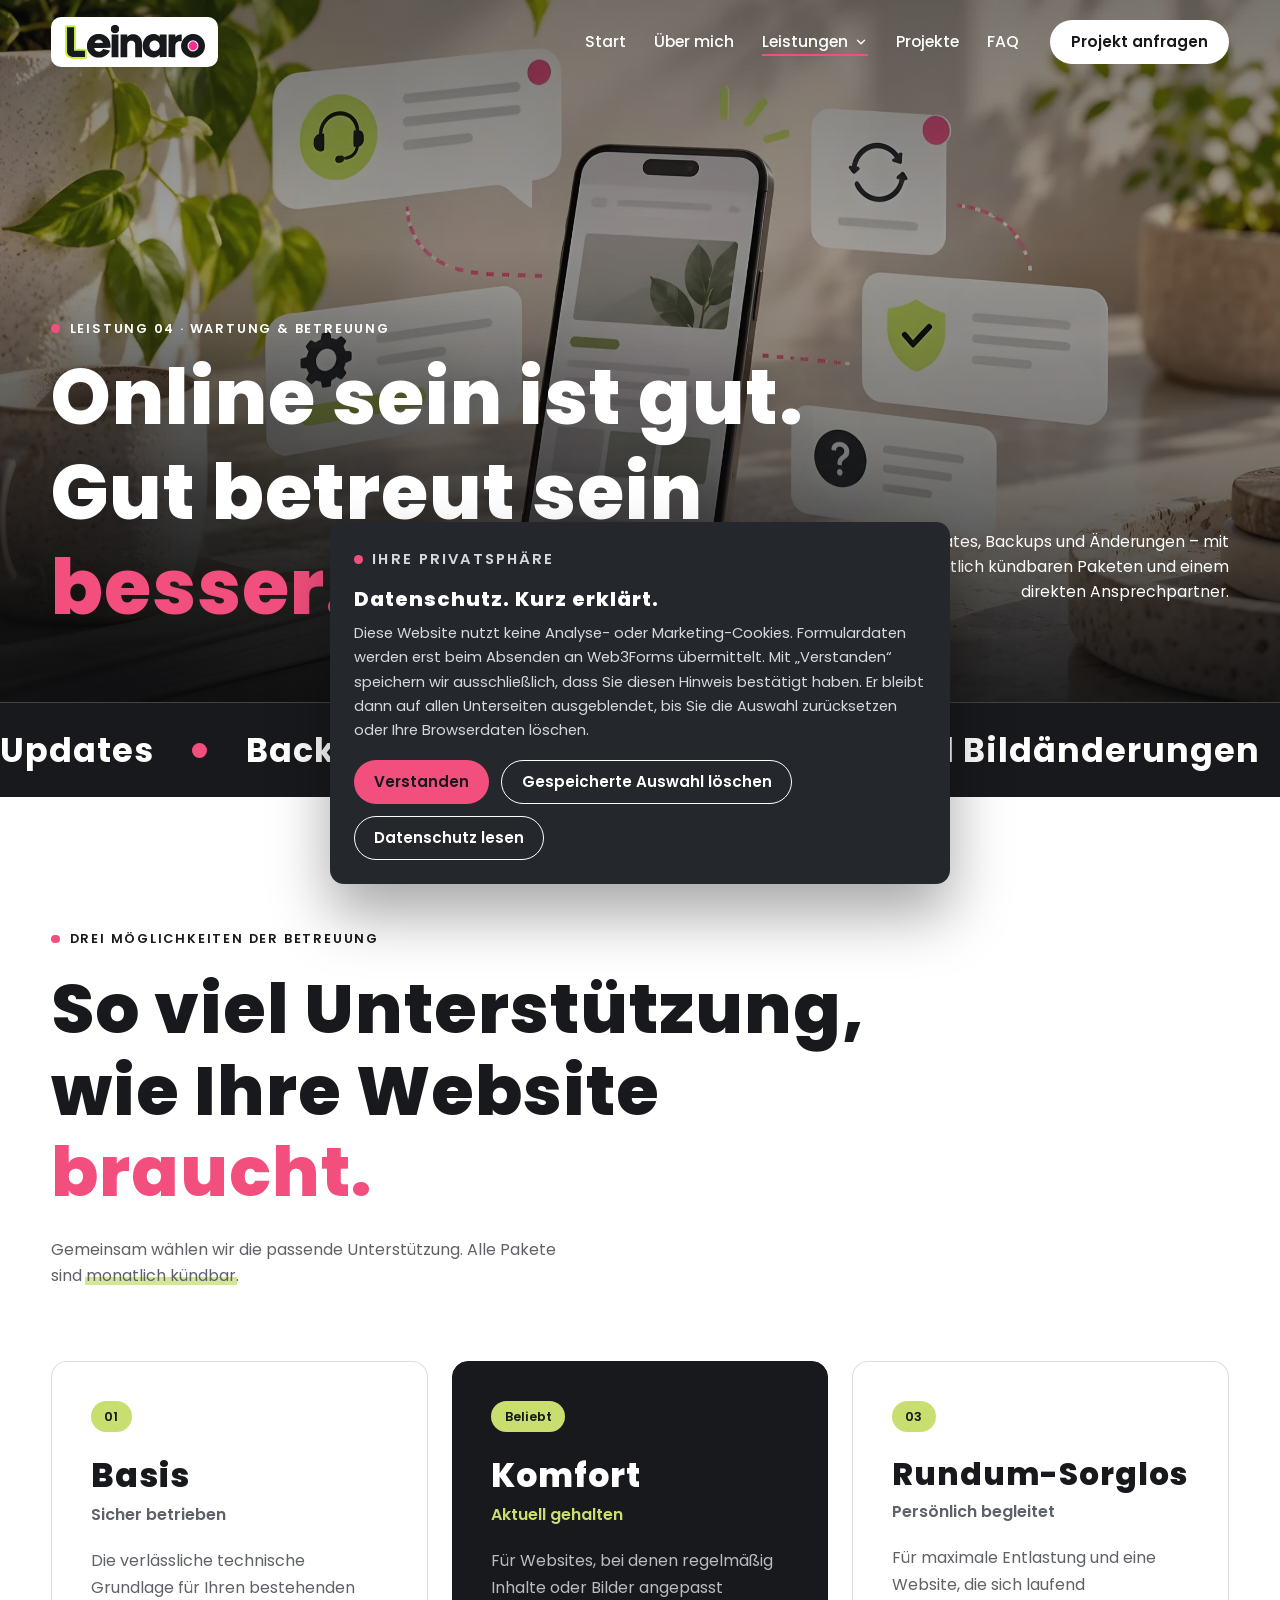
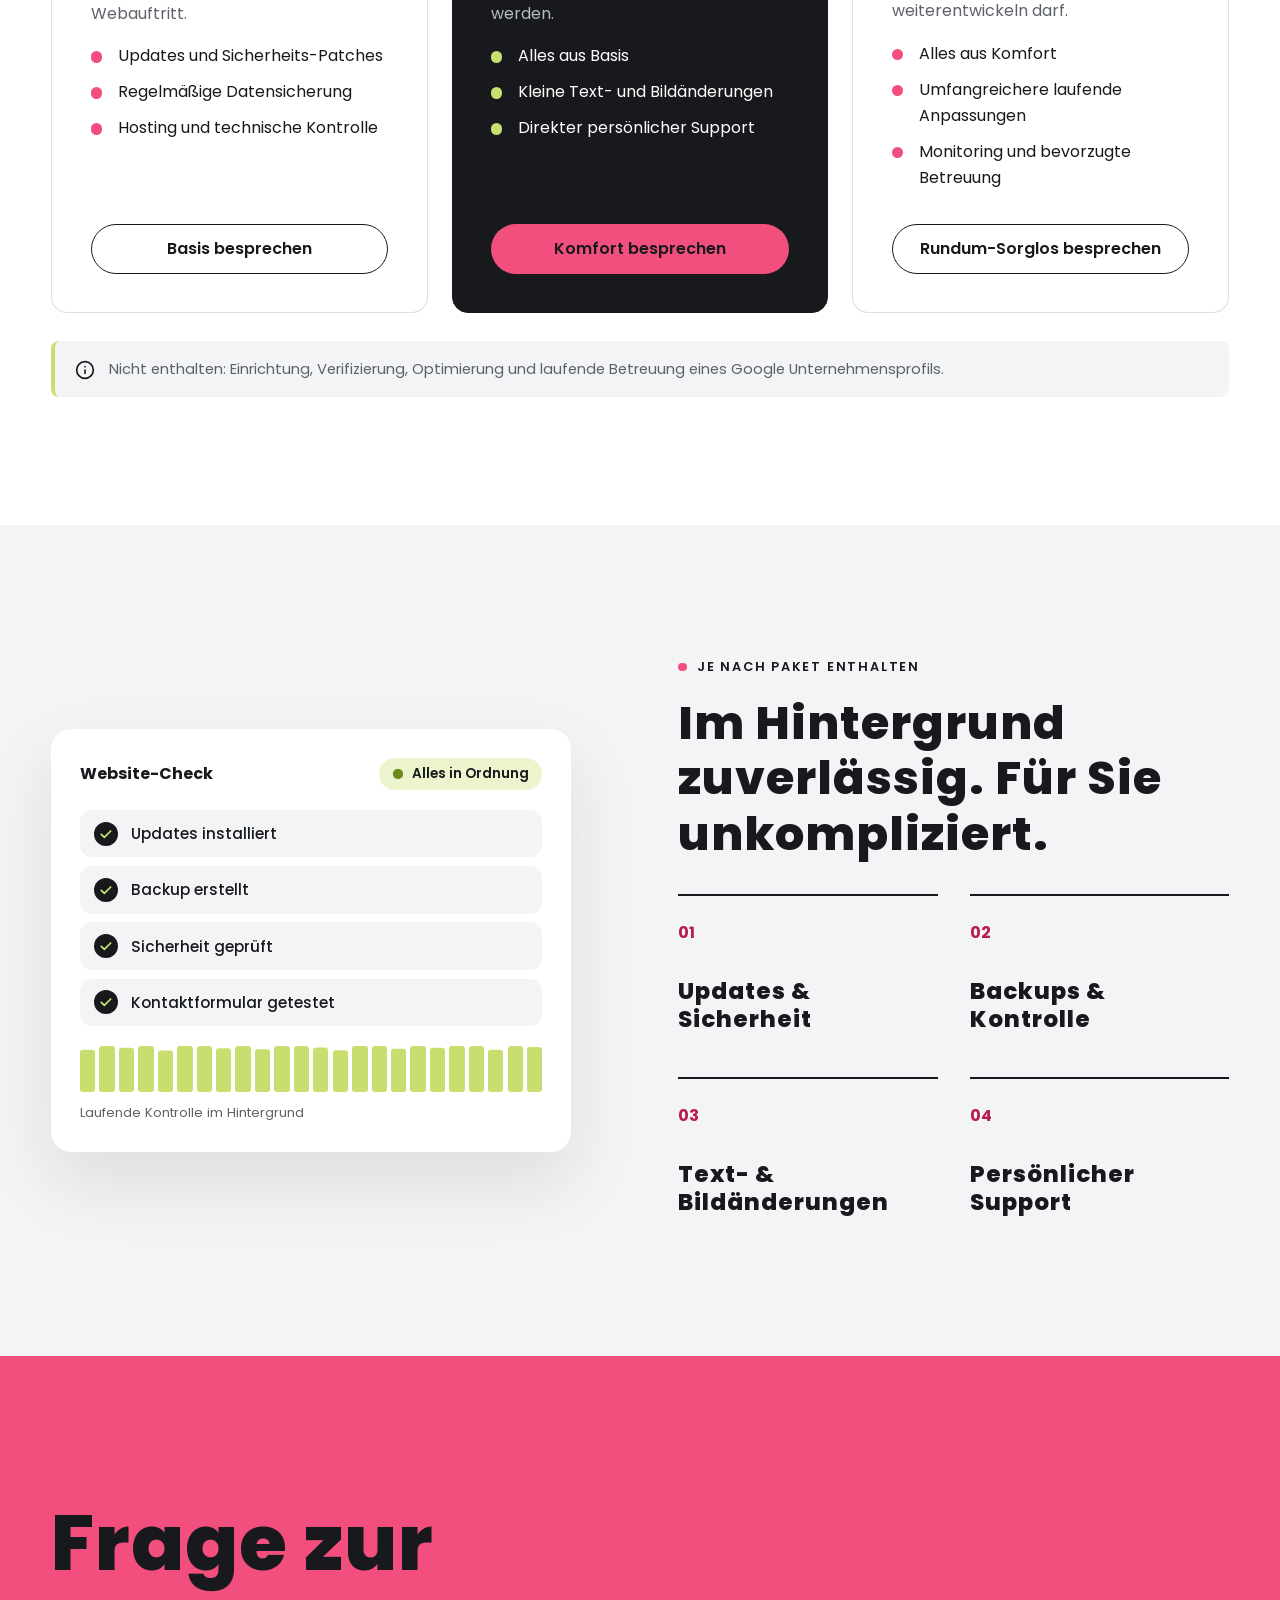
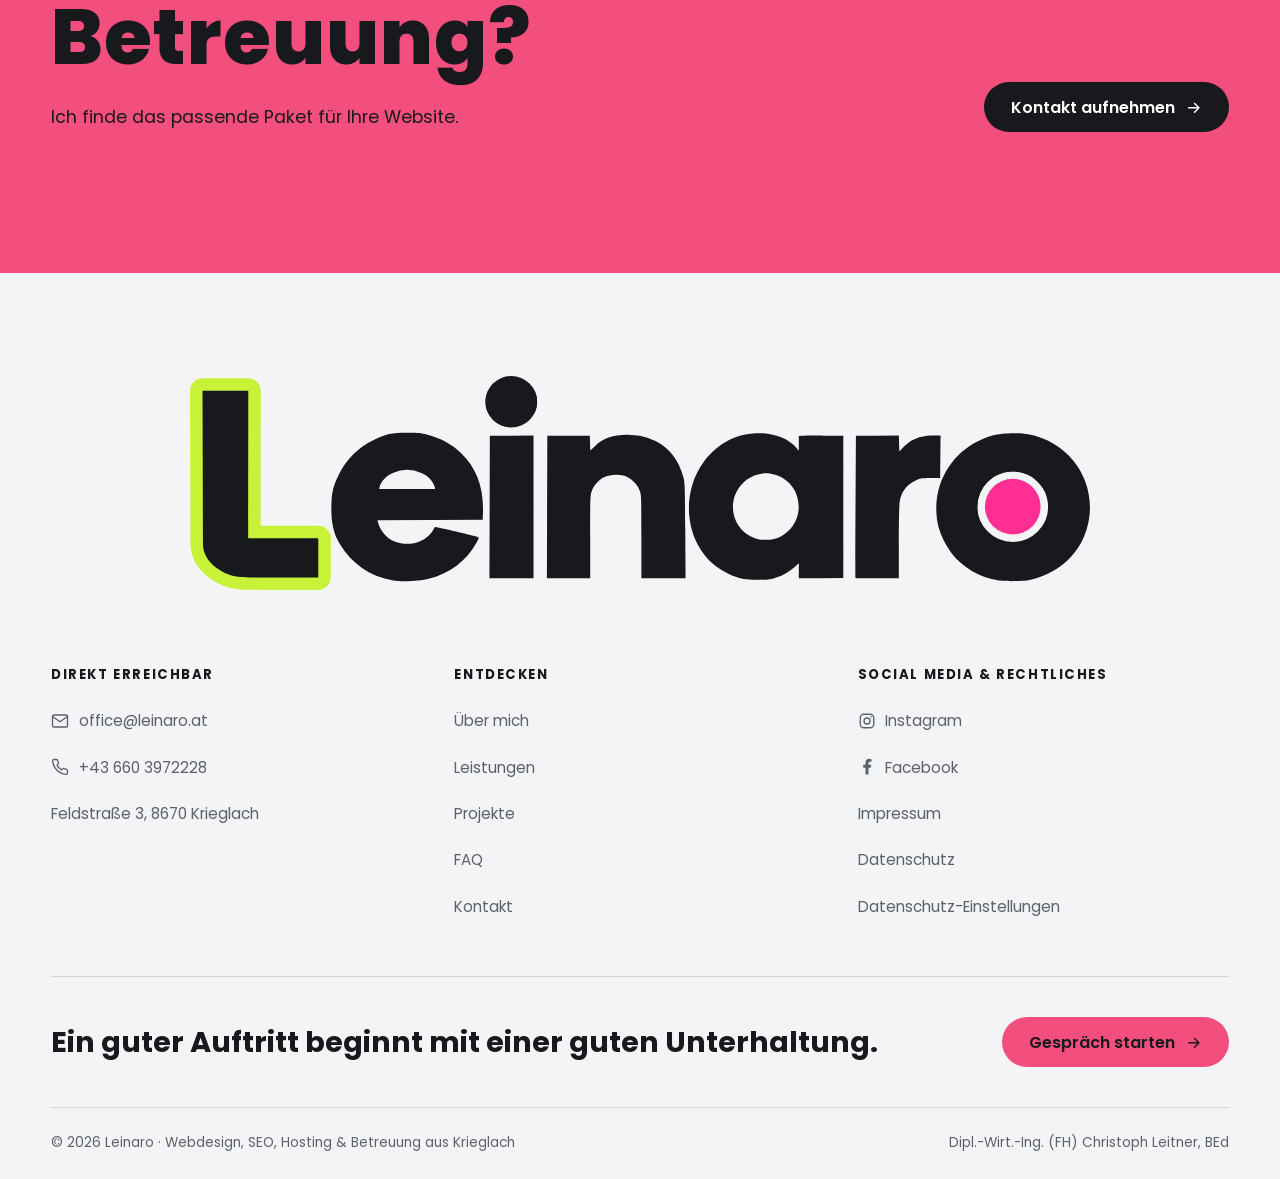
<file: betreuung.html>
<!doctype html>
<html lang="de" class="no-js">
  <head>
    <meta charset="utf-8">
    <meta name="viewport" content="width=device-width, initial-scale=1">
    <title>Wartung &amp; Betreuung Ihrer Website | Leinaro</title>
    <meta name="description" content="Wartung & Betreuung von Leinaro: Updates, Sicherheits-Patches, Backups, Änderungen und persönlicher Support in drei monatlich kündbaren Paketen – Basis, Komfort und Rundum-Sorglos.">
    <link rel="canonical" href="https://leinaro.at/betreuung.html">
    <meta name="theme-color" content="#17191c">
    <meta property="og:type" content="website">
    <meta property="og:locale" content="de_AT">
    <meta property="og:site_name" content="Leinaro">
    <meta property="og:title" content="Wartung &amp; Betreuung Ihrer Website | Leinaro">
    <meta property="og:description" content="Wartung & Betreuung von Leinaro: Updates, Sicherheits-Patches, Backups, Änderungen und persönlicher Support in drei monatlich kündbaren Paketen – Basis, Komfort und Rundum-Sorglos.">
    <meta property="og:url" content="https://leinaro.at/betreuung.html">
    <meta property="og:image" content="https://leinaro.at/images/leinaro-social-1200x630.jpg">
    <meta property="og:image:width" content="1200">
    <meta property="og:image:height" content="630">
    <meta property="og:image:alt" content="Leinaro – Websites mit Charakter. Webdesign, SEO, Hosting und Betreuung aus Krieglach.">
    <meta name="twitter:card" content="summary_large_image">
    <link rel="icon" href="favicon.ico" sizes="48x48">
    <link rel="icon" href="favicon.svg" type="image/svg+xml">
    <link rel="apple-touch-icon" href="apple-touch-icon.png">
    <link rel="manifest" href="site.webmanifest">
    <link rel="preload" href="fonts/poppins-800.woff2" as="font" type="font/woff2" crossorigin>
    <link rel="stylesheet" href="css/style.css?v=20261118v1">
    <script src="js/script.js?v=20261118v1"></script>
  </head>
  <body>
    <a class="skip-link" href="#main">Zum Inhalt springen</a>

    <header class="site-header">
      <div class="container site-header__inner">
        <a class="brand" href="index.html" aria-label="Leinaro – zur Startseite">
          <img src="images/leinaro-logo.svg" width="140" height="33" alt="Leinaro">
        </a>
        <nav class="nav" aria-label="Hauptnavigation">
          <ul class="nav__list">
            <li><a class="nav__link" href="index.html">Start</a></li>
            <li><a class="nav__link" href="ueber-uns.html">Über mich</a></li>
            <li class="nav__item--sub">
              <button class="nav__link is-current" type="button" aria-expanded="false" aria-controls="submenu-leistungen">Leistungen <svg viewBox="0 0 24 24" fill="none" stroke="currentColor" stroke-width="2.2" stroke-linecap="round" stroke-linejoin="round" aria-hidden="true"><path d="M6 9l6 6 6-6"/></svg></button>
              <ul class="submenu" id="submenu-leistungen">
                <li><a class="submenu__item" href="webdesign.html"><span class="submenu__icon"><svg viewBox="0 0 24 24" fill="none" stroke="currentColor" stroke-width="1.8" stroke-linecap="round" stroke-linejoin="round" aria-hidden="true"><rect x="3" y="4" width="18" height="16" rx="2.5"/><path d="M3 9h18M6.5 6.5h.01M9.5 6.5h.01M8 13h8M8 16.5h5"/></svg></span><span class="submenu__text"><strong>Webdesign &amp; Entwicklung</strong><small>Individuelle Websites mit Charakter</small></span></a></li>
                <li><a class="submenu__item" href="seo.html"><span class="submenu__icon"><svg viewBox="0 0 24 24" fill="none" stroke="currentColor" stroke-width="1.8" stroke-linecap="round" stroke-linejoin="round" aria-hidden="true"><circle cx="11" cy="11" r="7"/><path d="M20 20l-4-4M8 12.5l2-2 1.8 1.6 2.2-2.6"/></svg></span><span class="submenu__text"><strong>SEO &amp; Sichtbarkeit</strong><small>Von den Richtigen gefunden werden</small></span></a></li>
                <li><a class="submenu__item" href="domain-hosting.html"><span class="submenu__icon"><svg viewBox="0 0 24 24" fill="none" stroke="currentColor" stroke-width="1.8" stroke-linecap="round" stroke-linejoin="round" aria-hidden="true"><circle cx="12" cy="12" r="9"/><path d="M3 12h18M12 3a14 14 0 0 1 0 18M12 3a14 14 0 0 0 0 18"/></svg></span><span class="submenu__text"><strong>Domain &amp; Hosting</strong><small>Webadresse, Hosting und sicherer Start</small></span></a></li>
                <li><a class="submenu__item" href="betreuung.html" aria-current="page"><span class="submenu__icon"><svg viewBox="0 0 24 24" fill="none" stroke="currentColor" stroke-width="1.8" stroke-linecap="round" stroke-linejoin="round" aria-hidden="true"><path d="M12 3l7 3v5c0 4.5-3 8.3-7 10-4-1.7-7-5.5-7-10V6z"/><path d="M9 12l2 2 4-4"/></svg></span><span class="submenu__text"><strong>Wartung &amp; Betreuung</strong><small>Updates, Backups und persönlicher Support</small></span></a></li>
                <li class="submenu__all"><a href="leistungen.html">Alle Leistungen im Überblick <span><svg viewBox="0 0 24 24" fill="none" stroke="currentColor" stroke-width="2" stroke-linecap="round" stroke-linejoin="round" aria-hidden="true"><path d="M5 12h14M13 6l6 6-6 6"/></svg></span></a></li>
              </ul>
            </li>
            <li><a class="nav__link" href="referenzen.html">Projekte</a></li>
            <li><a class="nav__link" href="faq.html">FAQ</a></li>
          </ul>
          <a class="btn btn--dark btn--nav" href="kontakt.html">Projekt anfragen</a>
          <button class="menu-toggle" type="button" aria-expanded="false" aria-controls="mobile-menu" aria-label="Menü öffnen"><span></span><span></span></button>
        </nav>
      </div>
    </header>

    <div class="mobile-menu" id="mobile-menu" aria-hidden="true">
      <ul class="mobile-menu__list">
        <li><a href="index.html">Start</a></li>
        <li><a href="ueber-uns.html">Über mich</a></li>
        <li class="mobile-menu__group"><button class="mobile-menu__toggle" type="button" aria-expanded="false" aria-controls="mobile-sub-leistungen">Leistungen <svg viewBox="0 0 24 24" fill="none" stroke="currentColor" stroke-width="2.4" stroke-linecap="round" stroke-linejoin="round" aria-hidden="true"><path d="M6 9l6 6 6-6"/></svg></button>
        <ul class="mobile-menu__sub" id="mobile-sub-leistungen" hidden>
          <li><a href="webdesign.html">Webdesign &amp; Entwicklung</a></li>
          <li><a href="seo.html">SEO &amp; Sichtbarkeit</a></li>
          <li><a href="domain-hosting.html">Domain &amp; Hosting</a></li>
          <li><a href="betreuung.html" aria-current="page">Wartung &amp; Betreuung</a></li>
          <li class="mobile-menu__all"><a href="leistungen.html">Alle Leistungen im Überblick</a></li>
        </ul></li>
        <li><a href="referenzen.html">Projekte</a></li>
        <li><a href="faq.html">FAQ</a></li>
        <li><a href="kontakt.html">Kontakt</a></li>
      </ul>
      <div class="mobile-menu__meta">
        <a href="tel:+436603972228">+43 660 3972228</a>
        <a href="mailto:office@leinaro.at">office@leinaro.at</a>
        <span>Feldstraße 3, 8670 Krieglach</span>
      </div>
    </div>

    <main id="main">

      <section class="page-hero page-hero--bright" data-header="dark">
        <div class="scene__art">
          <img src="images/optimized/startseite-support-1600.webp" srcset="images/optimized/startseite-support-480.webp 480w, images/optimized/startseite-support-800.webp 800w, images/optimized/startseite-support-1200.webp 1200w, images/optimized/startseite-support-1600.webp 1600w, images/optimized/startseite-support-2400.webp 2400w, images/optimized/startseite-support-3200.webp 3200w" sizes="(max-aspect-ratio: 16/9) 178vh, 100vw" width="3200" height="2400" alt="Smartphone mit Website, umgeben von Symbolen für Support, Updates, Sicherheit und Einstellungen" decoding="async" class="scene__img" fetchpriority="high" style="--fx: 50%; --fx-m: 52%;">
        </div>
        <div class="scene__shade" aria-hidden="true"></div>
        <div class="scene__content">
          <div>
            <p class="eyebrow">Leistung 04 · Wartung &amp; Betreuung</p>
            <h1 class="scene__title display">
              <span class="line"><span>Online sein ist gut.</span></span>
              <span class="line"><span>Gut betreut sein</span></span>
              <span class="line"><span><span class="accent">besser.</span></span></span>
            </h1>
          </div>
          <div class="scene__aside">
            <p>Updates, Backups und Änderungen – mit monatlich kündbaren Paketen und einem direkten Ansprechpartner.</p>
          </div>
        </div>
      </section>

      <div class="ticker" data-header="dark" aria-hidden="true">
        <div class="ticker__track"><div class="ticker__group"><span>Updates</span><span>Backups</span><span>Sicherheit</span><span>Text- und Bildänderungen</span><span>Persönlicher Support</span><span>Updates</span><span>Backups</span><span>Sicherheit</span><span>Text- und Bildänderungen</span><span>Persönlicher Support</span></div><div class="ticker__group"><span>Updates</span><span>Backups</span><span>Sicherheit</span><span>Text- und Bildänderungen</span><span>Persönlicher Support</span><span>Updates</span><span>Backups</span><span>Sicherheit</span><span>Text- und Bildänderungen</span><span>Persönlicher Support</span></div></div>
      </div>

      <section class="section" data-header="light" aria-labelledby="pack-title">
        <div class="container">
          <div class="section__head">
            <div class="reveal">
              <p class="eyebrow">Drei Möglichkeiten der Betreuung</p>
              <h2 class="h-xl" id="pack-title">So viel Unterstützung, wie Ihre Website <span class="accent">braucht.</span></h2>
            </div>
            <p class="text-muted reveal">Gemeinsam wählen wir die passende Unterstützung. Alle Pakete sind <span class="hl">monatlich kündbar</span>.</p>
          </div>
          <div class="cards">
            <article class="package reveal">
              <span class="package__label">01</span>
              <h3>Basis</h3>
              <p class="package__sub">Sicher betrieben</p>
              <p>Die verlässliche technische Grundlage für Ihren bestehenden Webauftritt.</p>
              <ul class="tick-list"><li>Updates und Sicherheits-Patches</li><li>Regelmäßige Datensicherung</li><li>Hosting und technische Kontrolle</li></ul>
              <a class="btn btn--ghost" href="kontakt.html">Basis besprechen</a>
            </article>
            <article class="package package--featured reveal">
              <span class="package__label">Beliebt</span>
              <h3>Komfort</h3>
              <p class="package__sub">Aktuell gehalten</p>
              <p>Für Websites, bei denen regelmäßig Inhalte oder Bilder angepasst werden.</p>
              <ul class="tick-list"><li>Alles aus Basis</li><li>Kleine Text- und Bildänderungen</li><li>Direkter persönlicher Support</li></ul>
              <a class="btn btn--pink" href="kontakt.html">Komfort besprechen</a>
            </article>
            <article class="package reveal">
              <span class="package__label">03</span>
              <h3>Rundum-Sorglos</h3>
              <p class="package__sub">Persönlich begleitet</p>
              <p>Für maximale Entlastung und eine Website, die sich laufend weiterentwickeln darf.</p>
              <ul class="tick-list"><li>Alles aus Komfort</li><li>Umfangreichere laufende Anpassungen</li><li>Monitoring und bevorzugte Betreuung</li></ul>
              <a class="btn btn--ghost" href="kontakt.html">Rundum-Sorglos besprechen</a>
            </article>
          </div>
          <div class="hint"><svg viewBox="0 0 24 24" fill="none" stroke="currentColor" stroke-width="2" stroke-linecap="round" stroke-linejoin="round" aria-hidden="true"><circle cx="12" cy="12" r="10"/><path d="M12 16v-4M12 8h.01"/></svg><p>Nicht enthalten: Einrichtung, Verifizierung, Optimierung und laufende Betreuung eines Google Unternehmensprofils.</p></div>
        </div>
      </section>

      <section class="section section--grey" data-header="light" aria-labelledby="inc-title">
        <div class="container split">
          <div class="split__media split__media--first"><div class="mock mock-status reveal" aria-hidden="true">
            <div class="mock-status__head"><span>Website-Check</span><span class="mock-status__ok"><span class="pulse-dot"></span>Alles in Ordnung</span></div>
            <ul class="mock-status__list">
              <li data-step style="--d: 1;"><svg viewBox="0 0 24 24" fill="none" stroke="currentColor" stroke-width="2.6" stroke-linecap="round" stroke-linejoin="round" aria-hidden="true"><path d="M5 12.5l4.5 4.5L19 7.5"/></svg>Updates installiert</li>
              <li data-step style="--d: 2;"><svg viewBox="0 0 24 24" fill="none" stroke="currentColor" stroke-width="2.6" stroke-linecap="round" stroke-linejoin="round" aria-hidden="true"><path d="M5 12.5l4.5 4.5L19 7.5"/></svg>Backup erstellt</li>
              <li data-step style="--d: 3;"><svg viewBox="0 0 24 24" fill="none" stroke="currentColor" stroke-width="2.6" stroke-linecap="round" stroke-linejoin="round" aria-hidden="true"><path d="M5 12.5l4.5 4.5L19 7.5"/></svg>Sicherheit geprüft</li>
              <li data-step style="--d: 4;"><svg viewBox="0 0 24 24" fill="none" stroke="currentColor" stroke-width="2.6" stroke-linecap="round" stroke-linejoin="round" aria-hidden="true"><path d="M5 12.5l4.5 4.5L19 7.5"/></svg>Kontaktformular getestet</li>
            </ul>
            <div class="mock-status__bars"><span style="--i: 0; --h: 0.92;"></span><span style="--i: 1; --h: 1;"></span><span style="--i: 2; --h: 0.96;"></span><span style="--i: 3; --h: 1;"></span><span style="--i: 4; --h: 0.9;"></span><span style="--i: 5; --h: 1;"></span><span style="--i: 6; --h: 1;"></span><span style="--i: 7; --h: 0.95;"></span><span style="--i: 8; --h: 1;"></span><span style="--i: 9; --h: 0.93;"></span><span style="--i: 10; --h: 1;"></span><span style="--i: 11; --h: 1;"></span><span style="--i: 12; --h: 0.97;"></span><span style="--i: 13; --h: 0.91;"></span><span style="--i: 14; --h: 1;"></span><span style="--i: 15; --h: 1;"></span><span style="--i: 16; --h: 0.94;"></span><span style="--i: 17; --h: 1;"></span><span style="--i: 18; --h: 0.96;"></span><span style="--i: 19; --h: 1;"></span><span style="--i: 20; --h: 1;"></span><span style="--i: 21; --h: 0.92;"></span><span style="--i: 22; --h: 1;"></span><span style="--i: 23; --h: 0.98;"></span></div>
            <p class="mock-status__foot">Laufende Kontrolle im Hintergrund</p>
          </div></div>
          <div class="reveal reveal-delay-1">
            <p class="eyebrow">Je nach Paket enthalten</p>
            <h2 class="h-lg" id="inc-title">Im Hintergrund zuverlässig. Für Sie unkompliziert.</h2>
            <ol class="steps steps--2" style="margin-top: 2rem;">
              <li class="step"><span class="step__num">01</span><h3>Updates &amp; Sicherheit</h3></li>
              <li class="step"><span class="step__num">02</span><h3>Backups &amp; Kontrolle</h3></li>
              <li class="step"><span class="step__num">03</span><h3>Text- &amp; Bildänderungen</h3></li>
              <li class="step"><span class="step__num">04</span><h3>Persönlicher Support</h3></li>
            </ol>
          </div>
        </div>
      </section>

      <section class="cta-band" data-header="light">
        <div class="container cta-band__inner">
          <div>
            <h2 class="display reveal">Frage zur<br>Betreuung?</h2>
            <p class="reveal">Ich finde das passende Paket für Ihre Website.</p>
          </div>
          <a class="btn btn--dark reveal" href="kontakt.html">Kontakt aufnehmen <svg viewBox="0 0 24 24" fill="none" stroke="currentColor" stroke-width="2" stroke-linecap="round" stroke-linejoin="round" aria-hidden="true"><path d="M5 12h14M13 6l6 6-6 6"/></svg></a>
        </div>
      </section>
    </main>

    <footer class="site-footer" data-header="light">
      <div class="container">
        <a class="footer__brand" href="index.html" aria-label="Leinaro – zur Startseite">
          <img src="images/leinaro-logo.svg" width="900" height="215" alt="Leinaro" loading="lazy">
        </a>

        <div class="footer__grid">
          <div>
            <h2 class="footer__title">Direkt erreichbar</h2>
            <ul class="footer__list">
              <li><a href="mailto:office@leinaro.at"><svg viewBox="0 0 24 24" fill="none" stroke="currentColor" stroke-width="1.8" stroke-linecap="round" stroke-linejoin="round" aria-hidden="true"><rect x="2" y="4" width="20" height="16" rx="2"/><path d="M22 6l-10 7L2 6"/></svg>office@leinaro.at</a></li>
              <li><a href="tel:+436603972228"><svg viewBox="0 0 24 24" fill="none" stroke="currentColor" stroke-width="1.8" stroke-linecap="round" stroke-linejoin="round" aria-hidden="true"><path d="M22 16.9v3a2 2 0 0 1-2.2 2 19.8 19.8 0 0 1-8.6-3.1 19.5 19.5 0 0 1-6-6A19.8 19.8 0 0 1 2.1 4.2 2 2 0 0 1 4.1 2h3a2 2 0 0 1 2 1.7c.1.9.4 1.8.7 2.7a2 2 0 0 1-.5 2.1L8 9.8a16 16 0 0 0 6 6l1.3-1.3a2 2 0 0 1 2.1-.4c.9.3 1.8.6 2.7.7a2 2 0 0 1 1.7 2z"/></svg>+43 660 3972228</a></li>
              <li><span>Feldstraße 3, 8670 Krieglach</span></li>
            </ul>
          </div>
          <div>
            <h2 class="footer__title">Entdecken</h2>
            <ul class="footer__list">
              <li><a href="ueber-uns.html">Über mich</a></li>
              <li><a href="leistungen.html">Leistungen</a></li>
              <li><a href="referenzen.html">Projekte</a></li>
              <li><a href="faq.html">FAQ</a></li>
              <li><a href="kontakt.html">Kontakt</a></li>
            </ul>
          </div>
          <div>
            <h2 class="footer__title">Social Media &amp; Rechtliches</h2>
            <ul class="footer__list">
              <li><a class="social social--ig" href="https://www.instagram.com/leinaro.at/" target="_blank" rel="noopener noreferrer" aria-label="Instagram öffnen (neuer Tab)"><svg viewBox="0 0 24 24" fill="none" stroke="currentColor" stroke-width="1.8" aria-hidden="true"><defs><linearGradient id="ig-gradient" x1="3" y1="21" x2="21" y2="3" gradientUnits="userSpaceOnUse"><stop offset="0" stop-color="#feda75"/><stop offset="0.3" stop-color="#fa7e1e"/><stop offset="0.55" stop-color="#d62976"/><stop offset="0.8" stop-color="#962fbf"/><stop offset="1" stop-color="#4f5bd5"/></linearGradient></defs><rect class="ig-shape" x="3" y="3" width="18" height="18" rx="5"/><circle class="ig-shape" cx="12" cy="12" r="4"/><circle class="ig-dot" cx="17.5" cy="6.5" r="1" fill="currentColor" stroke="none"/></svg>Instagram</a></li>
              <li><a class="social social--fb" href="https://www.facebook.com/profile.php?id=61596282575799" target="_blank" rel="noopener noreferrer" aria-label="Facebook öffnen (neuer Tab)"><svg viewBox="0 0 24 24" fill="currentColor" aria-hidden="true"><path d="M14 22v-9h3l.5-4H14V7c0-1.2.4-2 2-2h2V1.5A25 25 0 0 0 15 1c-3 0-5 1.8-5 5v3H7v4h3v9z"/></svg>Facebook</a></li>
              <li><a href="impressum.html">Impressum</a></li>
              <li><a href="datenschutz.html">Datenschutz</a></li>
              <li><button type="button" data-privacy-open aria-haspopup="dialog">Datenschutz-Einstellungen</button></li>
            </ul>
          </div>
        </div>

        <div class="footer__cta">
          <p>Ein guter Auftritt beginnt mit einer guten Unterhaltung.</p>
          <a class="btn btn--pink" href="kontakt.html">Gespräch starten <svg viewBox="0 0 24 24" fill="none" stroke="currentColor" stroke-width="2" stroke-linecap="round" stroke-linejoin="round" aria-hidden="true"><path d="M5 12h14M13 6l6 6-6 6"/></svg></a>
        </div>

        <div class="footer__bottom">
          <p>© <span data-year>2026</span> Leinaro · Webdesign, SEO, Hosting &amp; Betreuung aus Krieglach</p>
          <p>Dipl.-Wirt.-Ing. (FH) Christoph Leitner, BEd</p>
        </div>
      </div>
    </footer>

    <div class="privacy-note" id="privacy-note" role="dialog" aria-labelledby="privacy-title" aria-describedby="privacy-text" hidden>
      <p class="eyebrow">Ihre Privatsphäre</p>
      <h2 id="privacy-title" tabindex="-1">Datenschutz. Kurz erklärt.</h2>
      <p id="privacy-text">Diese Website nutzt keine Analyse- oder Marketing-Cookies. Formulardaten werden erst beim Absenden an Web3Forms übermittelt. Mit „Verstanden“ speichern wir ausschließlich, dass Sie diesen Hinweis bestätigt haben. Er bleibt dann auf allen Unterseiten ausgeblendet, bis Sie die Auswahl zurücksetzen oder Ihre Browserdaten löschen.</p>
      <p class="note" data-privacy-status role="status" hidden></p>
      <div class="btn-row">
        <button class="btn btn--pink" type="button" data-privacy-accept>Verstanden</button>
        <button class="btn btn--ghost" type="button" data-privacy-withdraw hidden>Gespeicherte Auswahl löschen</button>
        <a class="btn btn--ghost" href="datenschutz.html">Datenschutz lesen</a>
      </div>
    </div>
  </body>
</html>
</file>
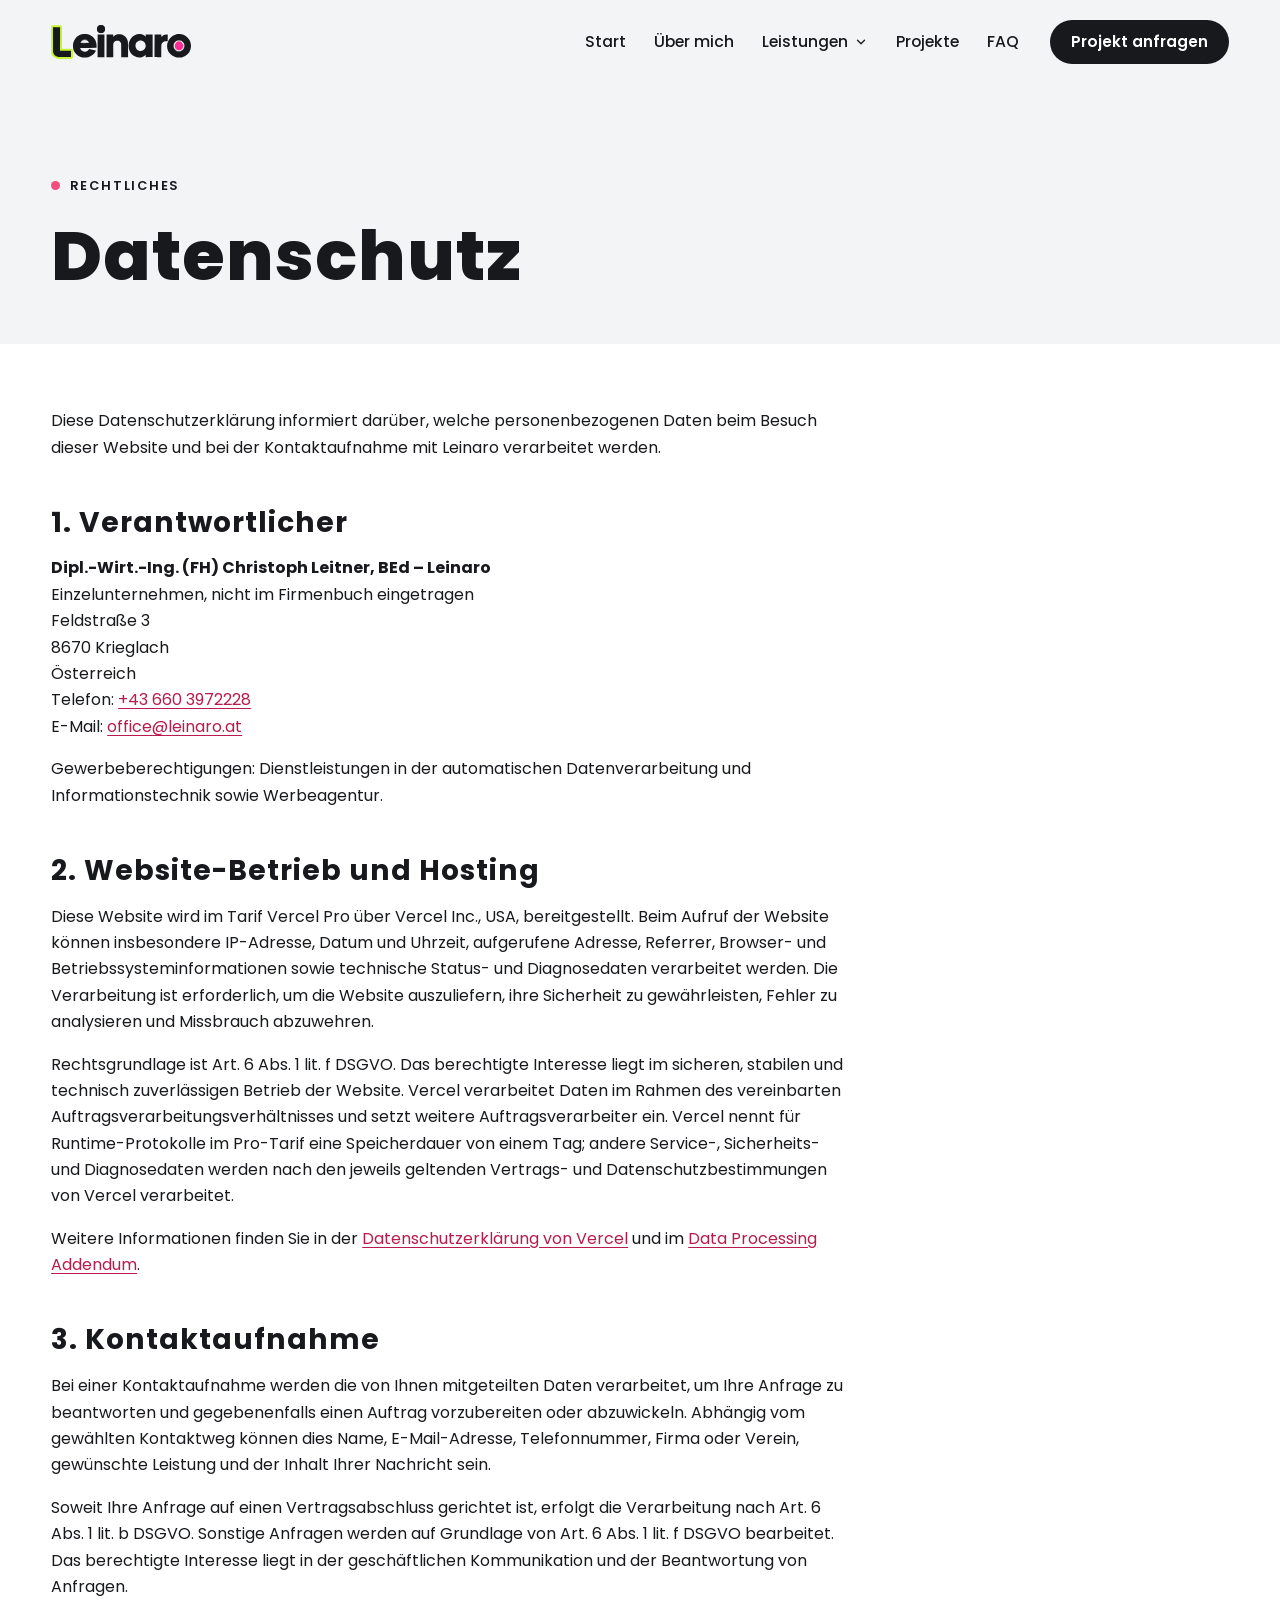
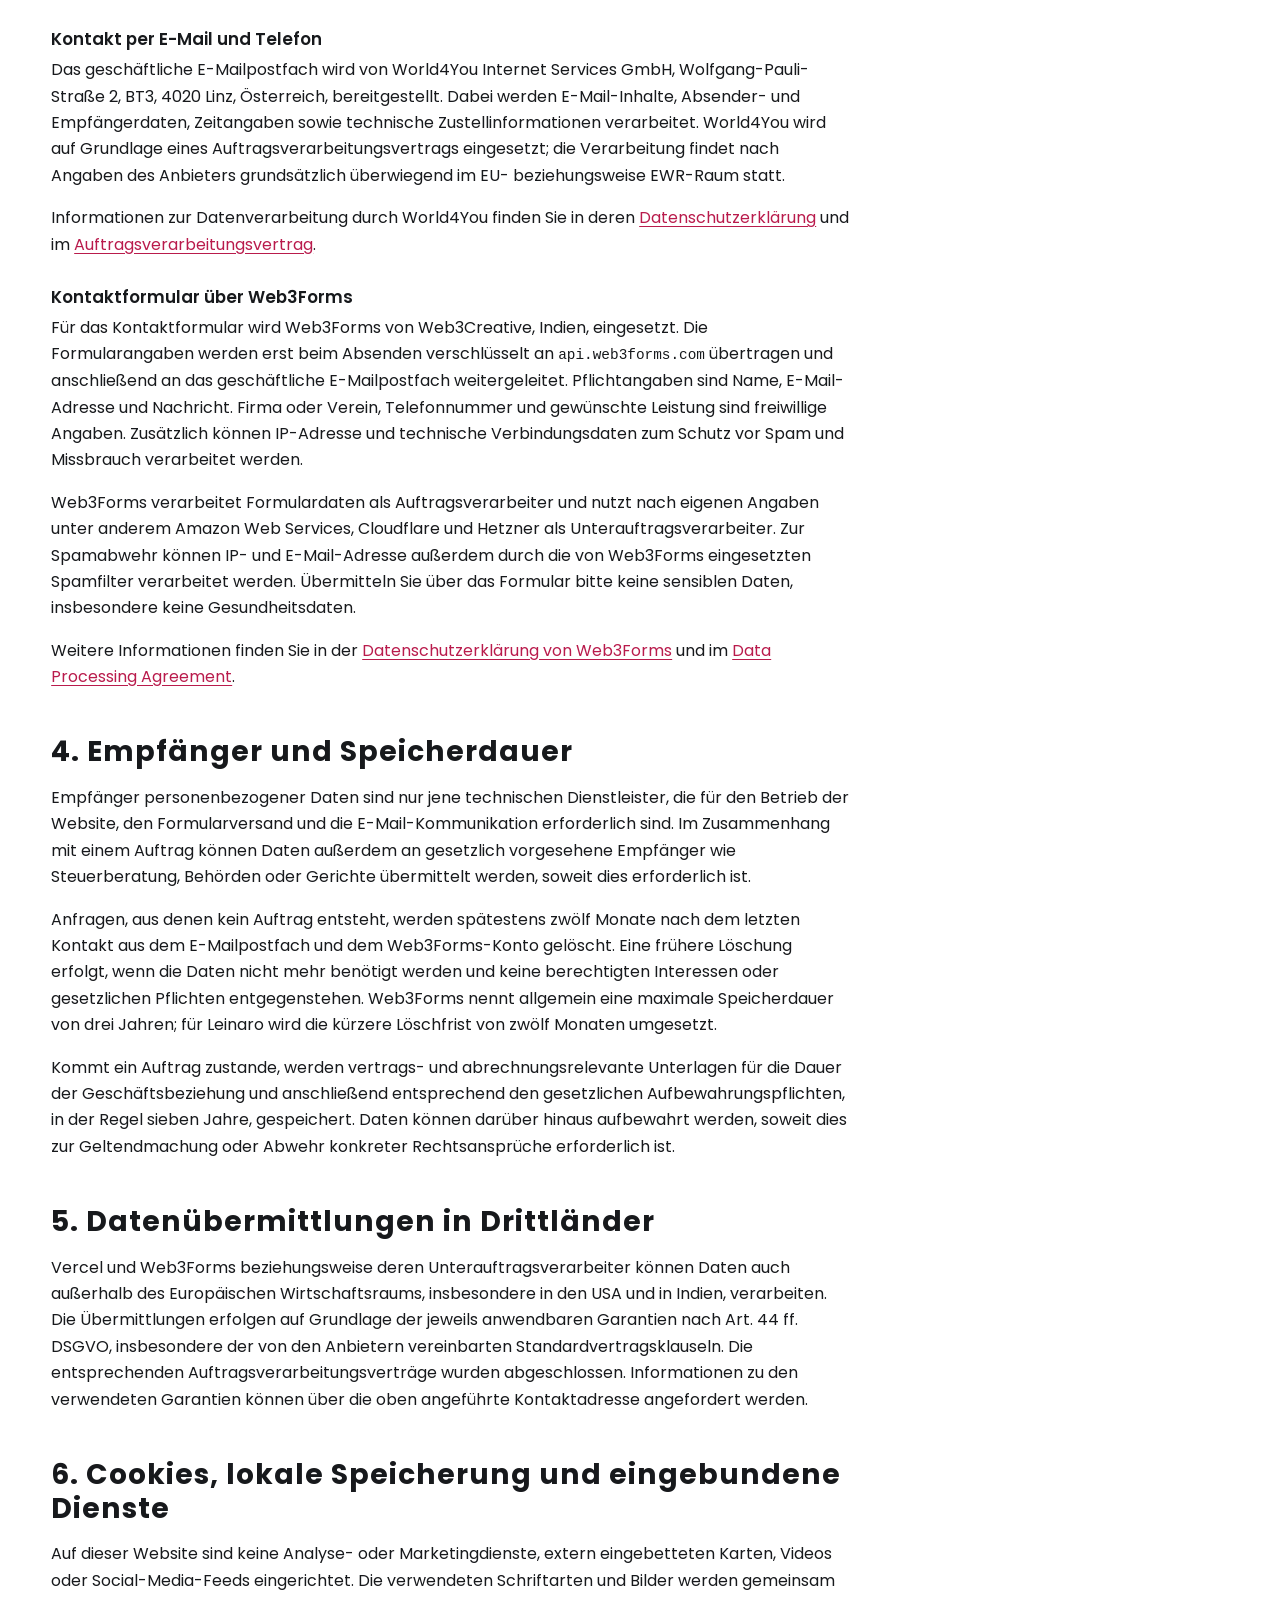
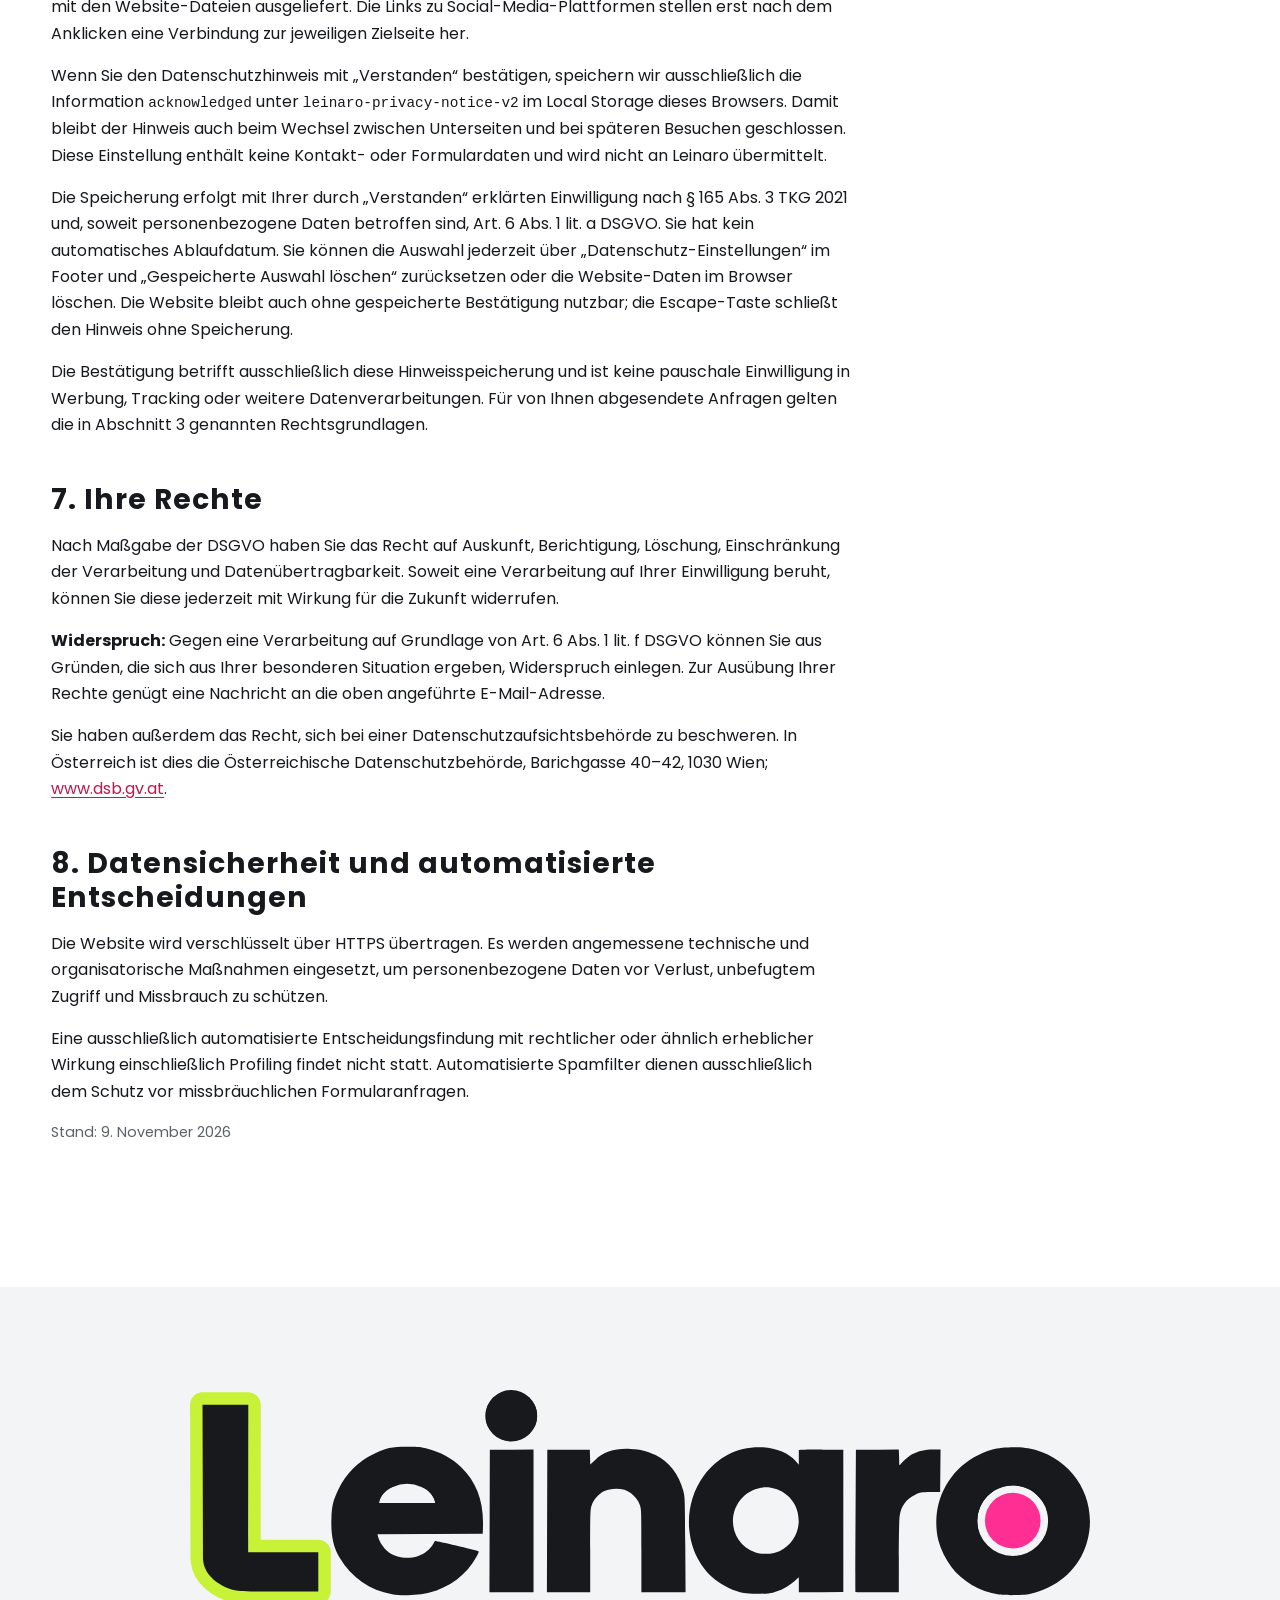
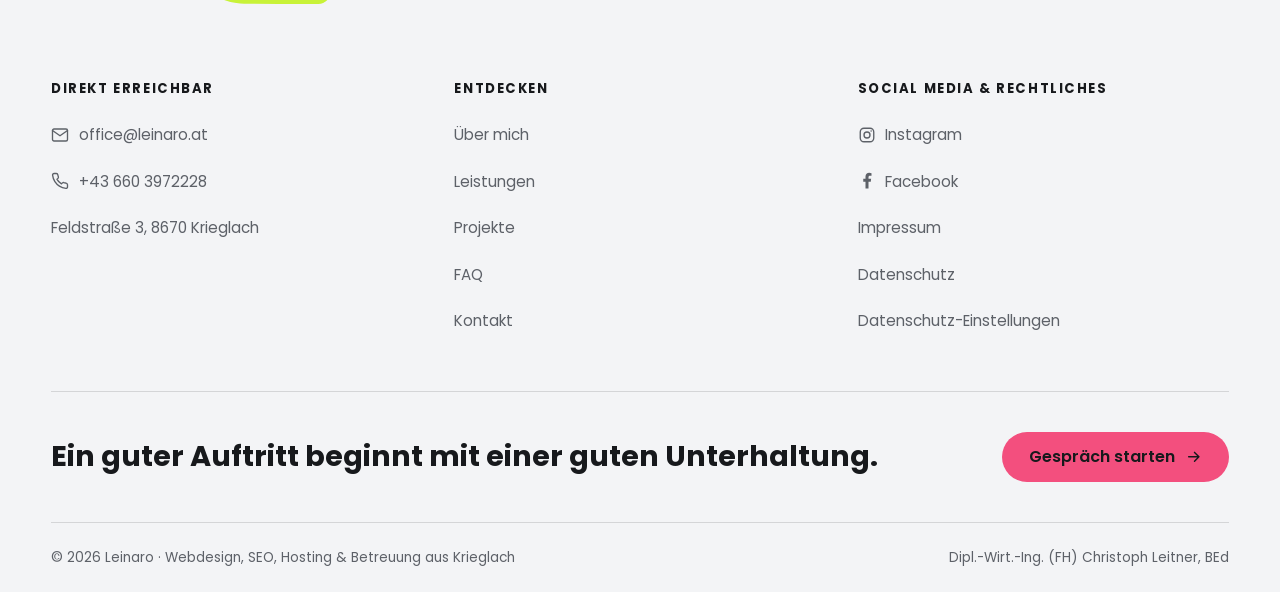
<file: datenschutz.html>
<!doctype html>
<html lang="de" class="no-js">
  <head>
    <meta charset="utf-8">
    <meta name="viewport" content="width=device-width, initial-scale=1">
    <title>Datenschutz | Leinaro</title>
    <meta name="description" content="Datenschutzerklärung von Leinaro: Hosting über Vercel, Kontaktformular über Web3Forms, E-Mail über World4You, keine Analyse- oder Marketing-Cookies, Ihre Rechte nach DSGVO.">
    <link rel="canonical" href="https://leinaro.at/datenschutz.html">
    <meta name="theme-color" content="#17191c">
    <meta property="og:type" content="website">
    <meta property="og:locale" content="de_AT">
    <meta property="og:site_name" content="Leinaro">
    <meta property="og:title" content="Datenschutz | Leinaro">
    <meta property="og:description" content="Datenschutzerklärung von Leinaro: Hosting über Vercel, Kontaktformular über Web3Forms, E-Mail über World4You, keine Analyse- oder Marketing-Cookies, Ihre Rechte nach DSGVO.">
    <meta property="og:url" content="https://leinaro.at/datenschutz.html">
    <meta property="og:image" content="https://leinaro.at/images/leinaro-social-1200x630.jpg">
    <meta property="og:image:width" content="1200">
    <meta property="og:image:height" content="630">
    <meta property="og:image:alt" content="Leinaro – Websites mit Charakter. Webdesign, SEO, Hosting und Betreuung aus Krieglach.">
    <meta name="twitter:card" content="summary_large_image">
    <link rel="icon" href="favicon.ico" sizes="48x48">
    <link rel="icon" href="favicon.svg" type="image/svg+xml">
    <link rel="apple-touch-icon" href="apple-touch-icon.png">
    <link rel="manifest" href="site.webmanifest">
    <link rel="preload" href="fonts/poppins-800.woff2" as="font" type="font/woff2" crossorigin>
    <link rel="stylesheet" href="css/style.css?v=20261118v1">
    <script src="js/script.js?v=20261118v1"></script>
  </head>
  <body>
    <a class="skip-link" href="#main">Zum Inhalt springen</a>

    <header class="site-header">
      <div class="container site-header__inner">
        <a class="brand" href="index.html" aria-label="Leinaro – zur Startseite">
          <img src="images/leinaro-logo.svg" width="140" height="33" alt="Leinaro">
        </a>
        <nav class="nav" aria-label="Hauptnavigation">
          <ul class="nav__list">
            <li><a class="nav__link" href="index.html">Start</a></li>
            <li><a class="nav__link" href="ueber-uns.html">Über mich</a></li>
            <li class="nav__item--sub">
              <button class="nav__link" type="button" aria-expanded="false" aria-controls="submenu-leistungen">Leistungen <svg viewBox="0 0 24 24" fill="none" stroke="currentColor" stroke-width="2.2" stroke-linecap="round" stroke-linejoin="round" aria-hidden="true"><path d="M6 9l6 6 6-6"/></svg></button>
              <ul class="submenu" id="submenu-leistungen">
                <li><a class="submenu__item" href="webdesign.html"><span class="submenu__icon"><svg viewBox="0 0 24 24" fill="none" stroke="currentColor" stroke-width="1.8" stroke-linecap="round" stroke-linejoin="round" aria-hidden="true"><rect x="3" y="4" width="18" height="16" rx="2.5"/><path d="M3 9h18M6.5 6.5h.01M9.5 6.5h.01M8 13h8M8 16.5h5"/></svg></span><span class="submenu__text"><strong>Webdesign &amp; Entwicklung</strong><small>Individuelle Websites mit Charakter</small></span></a></li>
                <li><a class="submenu__item" href="seo.html"><span class="submenu__icon"><svg viewBox="0 0 24 24" fill="none" stroke="currentColor" stroke-width="1.8" stroke-linecap="round" stroke-linejoin="round" aria-hidden="true"><circle cx="11" cy="11" r="7"/><path d="M20 20l-4-4M8 12.5l2-2 1.8 1.6 2.2-2.6"/></svg></span><span class="submenu__text"><strong>SEO &amp; Sichtbarkeit</strong><small>Von den Richtigen gefunden werden</small></span></a></li>
                <li><a class="submenu__item" href="domain-hosting.html"><span class="submenu__icon"><svg viewBox="0 0 24 24" fill="none" stroke="currentColor" stroke-width="1.8" stroke-linecap="round" stroke-linejoin="round" aria-hidden="true"><circle cx="12" cy="12" r="9"/><path d="M3 12h18M12 3a14 14 0 0 1 0 18M12 3a14 14 0 0 0 0 18"/></svg></span><span class="submenu__text"><strong>Domain &amp; Hosting</strong><small>Webadresse, Hosting und sicherer Start</small></span></a></li>
                <li><a class="submenu__item" href="betreuung.html"><span class="submenu__icon"><svg viewBox="0 0 24 24" fill="none" stroke="currentColor" stroke-width="1.8" stroke-linecap="round" stroke-linejoin="round" aria-hidden="true"><path d="M12 3l7 3v5c0 4.5-3 8.3-7 10-4-1.7-7-5.5-7-10V6z"/><path d="M9 12l2 2 4-4"/></svg></span><span class="submenu__text"><strong>Wartung &amp; Betreuung</strong><small>Updates, Backups und persönlicher Support</small></span></a></li>
                <li class="submenu__all"><a href="leistungen.html">Alle Leistungen im Überblick <span><svg viewBox="0 0 24 24" fill="none" stroke="currentColor" stroke-width="2" stroke-linecap="round" stroke-linejoin="round" aria-hidden="true"><path d="M5 12h14M13 6l6 6-6 6"/></svg></span></a></li>
              </ul>
            </li>
            <li><a class="nav__link" href="referenzen.html">Projekte</a></li>
            <li><a class="nav__link" href="faq.html">FAQ</a></li>
          </ul>
          <a class="btn btn--dark btn--nav" href="kontakt.html">Projekt anfragen</a>
          <button class="menu-toggle" type="button" aria-expanded="false" aria-controls="mobile-menu" aria-label="Menü öffnen"><span></span><span></span></button>
        </nav>
      </div>
    </header>

    <div class="mobile-menu" id="mobile-menu" aria-hidden="true">
      <ul class="mobile-menu__list">
        <li><a href="index.html">Start</a></li>
        <li><a href="ueber-uns.html">Über mich</a></li>
        <li class="mobile-menu__group"><button class="mobile-menu__toggle" type="button" aria-expanded="false" aria-controls="mobile-sub-leistungen">Leistungen <svg viewBox="0 0 24 24" fill="none" stroke="currentColor" stroke-width="2.4" stroke-linecap="round" stroke-linejoin="round" aria-hidden="true"><path d="M6 9l6 6 6-6"/></svg></button>
        <ul class="mobile-menu__sub" id="mobile-sub-leistungen" hidden>
          <li><a href="webdesign.html">Webdesign &amp; Entwicklung</a></li>
          <li><a href="seo.html">SEO &amp; Sichtbarkeit</a></li>
          <li><a href="domain-hosting.html">Domain &amp; Hosting</a></li>
          <li><a href="betreuung.html">Wartung &amp; Betreuung</a></li>
          <li class="mobile-menu__all"><a href="leistungen.html">Alle Leistungen im Überblick</a></li>
        </ul></li>
        <li><a href="referenzen.html">Projekte</a></li>
        <li><a href="faq.html">FAQ</a></li>
        <li><a href="kontakt.html">Kontakt</a></li>
      </ul>
      <div class="mobile-menu__meta">
        <a href="tel:+436603972228">+43 660 3972228</a>
        <a href="mailto:office@leinaro.at">office@leinaro.at</a>
        <span>Feldstraße 3, 8670 Krieglach</span>
      </div>
    </div>

    <main id="main">

      <section class="legal-hero" data-header="light">
        <div class="container">
          <p class="eyebrow">Rechtliches</p>
          <h1 class="h-xl">Datenschutz</h1>
        </div>
      </section>
      <section class="section" data-header="light" style="padding-top: clamp(2.5rem, 5vw, 4rem);">
        <article class="container"><div class="legal">
          <p>
            Diese Datenschutzerklärung informiert darüber, welche personenbezogenen Daten beim
            Besuch dieser Website und bei der Kontaktaufnahme mit Leinaro verarbeitet werden.
          </p>
          <h2>1. Verantwortlicher</h2>
          <p>
            <strong>Dipl.-Wirt.-Ing. (FH) Christoph Leitner, BEd – Leinaro</strong><br />Einzelunternehmen,
            nicht im Firmenbuch eingetragen<br />Feldstraße 3<br />8670 Krieglach<br />Österreich<br />Telefon:
            <a href="tel:+436603972228">+43 660 3972228</a><br />E-Mail:
            <a href="mailto:office@leinaro.at">office@leinaro.at</a>
          </p>
          <p>
            Gewerbeberechtigungen: Dienstleistungen in der automatischen Datenverarbeitung und
            Informationstechnik sowie Werbeagentur.
          </p>
          <h2>2. Website-Betrieb und Hosting</h2>
          <p>
            Diese Website wird im Tarif Vercel Pro über Vercel Inc., USA, bereitgestellt. Beim
            Aufruf der Website können insbesondere IP-Adresse, Datum und Uhrzeit, aufgerufene
            Adresse, Referrer, Browser- und Betriebssysteminformationen sowie technische Status-
            und Diagnosedaten verarbeitet werden. Die Verarbeitung ist erforderlich, um die
            Website auszuliefern, ihre Sicherheit zu gewährleisten, Fehler zu analysieren und
            Missbrauch abzuwehren.
          </p>
          <p>
            Rechtsgrundlage ist Art. 6 Abs. 1 lit. f DSGVO. Das berechtigte Interesse liegt im
            sicheren, stabilen und technisch zuverlässigen Betrieb der Website. Vercel verarbeitet
            Daten im Rahmen des vereinbarten Auftragsverarbeitungsverhältnisses und setzt weitere
            Auftragsverarbeiter ein. Vercel nennt für Runtime-Protokolle im Pro-Tarif eine
            Speicherdauer von einem Tag; andere Service-, Sicherheits- und Diagnosedaten werden nach
            den jeweils geltenden Vertrags- und Datenschutzbestimmungen von Vercel verarbeitet.
          </p>
          <p>
            Weitere Informationen finden Sie in der
            <a href="https://vercel.com/legal/privacy-notice" target="_blank" rel="noopener noreferrer"
              >Datenschutzerklärung von Vercel</a
            > und im
            <a href="https://vercel.com/legal/dpa" target="_blank" rel="noopener noreferrer"
              >Data Processing Addendum</a
            >.
          </p>
          <h2>3. Kontaktaufnahme</h2>
          <p>
            Bei einer Kontaktaufnahme werden die von Ihnen mitgeteilten Daten verarbeitet, um Ihre
            Anfrage zu beantworten und gegebenenfalls einen Auftrag vorzubereiten oder abzuwickeln.
            Abhängig vom gewählten Kontaktweg können dies Name, E-Mail-Adresse, Telefonnummer,
            Firma oder Verein, gewünschte Leistung und der Inhalt Ihrer Nachricht sein.
          </p>
          <p>
            Soweit Ihre Anfrage auf einen Vertragsabschluss gerichtet ist, erfolgt die Verarbeitung
            nach Art. 6 Abs. 1 lit. b DSGVO. Sonstige Anfragen werden auf Grundlage von Art. 6 Abs. 1
            lit. f DSGVO bearbeitet. Das berechtigte Interesse liegt in der geschäftlichen
            Kommunikation und der Beantwortung von Anfragen.
          </p>
          <h3>Kontakt per E-Mail und Telefon</h3>
          <p>
            Das geschäftliche E-Mailpostfach wird von World4You Internet Services GmbH,
            Wolfgang-Pauli-Straße 2, BT3, 4020 Linz, Österreich, bereitgestellt. Dabei werden
            E-Mail-Inhalte, Absender- und Empfängerdaten, Zeitangaben sowie technische
            Zustellinformationen verarbeitet. World4You wird auf Grundlage eines
            Auftragsverarbeitungsvertrags eingesetzt; die Verarbeitung findet nach Angaben des
            Anbieters grundsätzlich überwiegend im EU- beziehungsweise EWR-Raum statt.
          </p>
          <p>
            Informationen zur Datenverarbeitung durch World4You finden Sie in deren
            <a href="https://www.world4you.com/unternehmen/datenschutzerklaerung" target="_blank" rel="noopener noreferrer"
              >Datenschutzerklärung</a
            > und im
            <a href="https://www.world4you.com/unternehmen/avv" target="_blank" rel="noopener noreferrer"
              >Auftragsverarbeitungsvertrag</a
            >.
          </p>
          <h3>Kontaktformular über Web3Forms</h3>
          <p>
            Für das Kontaktformular wird Web3Forms von Web3Creative, Indien, eingesetzt. Die
            Formularangaben werden erst beim Absenden verschlüsselt an
            <code>api.web3forms.com</code> übertragen und anschließend an das geschäftliche
            E-Mailpostfach weitergeleitet. Pflichtangaben sind Name, E-Mail-Adresse und Nachricht.
            Firma oder Verein, Telefonnummer und gewünschte Leistung sind freiwillige Angaben.
            Zusätzlich können IP-Adresse und technische Verbindungsdaten zum Schutz vor Spam und
            Missbrauch verarbeitet werden.
          </p>
          <p>
            Web3Forms verarbeitet Formulardaten als Auftragsverarbeiter und nutzt nach eigenen
            Angaben unter anderem Amazon Web Services, Cloudflare und Hetzner als
            Unterauftragsverarbeiter. Zur Spamabwehr können IP- und E-Mail-Adresse außerdem durch
            die von Web3Forms eingesetzten Spamfilter verarbeitet werden. Übermitteln Sie über das
            Formular bitte keine sensiblen Daten, insbesondere keine Gesundheitsdaten.
          </p>
          <p>
            Weitere Informationen finden Sie in der
            <a href="https://web3forms.com/privacy" target="_blank" rel="noopener noreferrer"
              >Datenschutzerklärung von Web3Forms</a
            > und im
            <a href="https://web3forms.com/dpa" target="_blank" rel="noopener noreferrer"
              >Data Processing Agreement</a
            >.
          </p>
          <h2>4. Empfänger und Speicherdauer</h2>
          <p>
            Empfänger personenbezogener Daten sind nur jene technischen Dienstleister, die für den
            Betrieb der Website, den Formularversand und die E-Mail-Kommunikation erforderlich
            sind. Im Zusammenhang mit einem Auftrag können Daten außerdem an gesetzlich vorgesehene
            Empfänger wie Steuerberatung, Behörden oder Gerichte übermittelt werden, soweit dies
            erforderlich ist.
          </p>
          <p>
            Anfragen, aus denen kein Auftrag entsteht, werden spätestens zwölf Monate nach dem
            letzten Kontakt aus dem E-Mailpostfach und dem Web3Forms-Konto gelöscht. Eine frühere
            Löschung erfolgt, wenn die Daten nicht mehr benötigt werden und keine berechtigten
            Interessen oder gesetzlichen Pflichten entgegenstehen. Web3Forms nennt allgemein eine
            maximale Speicherdauer von drei Jahren; für Leinaro wird die kürzere Löschfrist von
            zwölf Monaten umgesetzt.
          </p>
          <p>
            Kommt ein Auftrag zustande, werden vertrags- und abrechnungsrelevante Unterlagen für die
            Dauer der Geschäftsbeziehung und anschließend entsprechend den gesetzlichen
            Aufbewahrungspflichten, in der Regel sieben Jahre, gespeichert. Daten können darüber
            hinaus aufbewahrt werden, soweit dies zur Geltendmachung oder Abwehr konkreter
            Rechtsansprüche erforderlich ist.
          </p>
          <h2>5. Datenübermittlungen in Drittländer</h2>
          <p>
            Vercel und Web3Forms beziehungsweise deren Unterauftragsverarbeiter können Daten auch
            außerhalb des Europäischen Wirtschaftsraums, insbesondere in den USA und in Indien,
            verarbeiten. Die Übermittlungen erfolgen auf Grundlage der jeweils anwendbaren
            Garantien nach Art. 44 ff. DSGVO, insbesondere der von den Anbietern vereinbarten
            Standardvertragsklauseln. Die entsprechenden Auftragsverarbeitungsverträge wurden
            abgeschlossen. Informationen zu den verwendeten Garantien können über die oben
            angeführte Kontaktadresse angefordert werden.
          </p>
          <h2>6. Cookies, lokale Speicherung und eingebundene Dienste</h2>
          <p>
            Auf dieser Website sind keine Analyse- oder Marketingdienste, extern eingebetteten
            Karten, Videos oder Social-Media-Feeds eingerichtet. Die verwendeten Schriftarten und
            Bilder werden gemeinsam mit den Website-Dateien ausgeliefert. Die Links zu
            Social-Media-Plattformen stellen erst nach dem Anklicken eine Verbindung zur jeweiligen
            Zielseite her.
          </p>
          <p>Wenn Sie den Datenschutzhinweis mit „Verstanden“ bestätigen, speichern wir ausschließlich die Information <code>acknowledged</code> unter <code>leinaro-privacy-notice-v2</code> im Local Storage dieses Browsers. Damit bleibt der Hinweis auch beim Wechsel zwischen Unterseiten und bei späteren Besuchen geschlossen. Diese Einstellung enthält keine Kontakt- oder Formulardaten und wird nicht an Leinaro übermittelt.</p>
          <p>Die Speicherung erfolgt mit Ihrer durch „Verstanden“ erklärten Einwilligung nach § 165 Abs. 3 TKG 2021 und, soweit personenbezogene Daten betroffen sind, Art. 6 Abs. 1 lit. a DSGVO. Sie hat kein automatisches Ablaufdatum. Sie können die Auswahl jederzeit über „Datenschutz-Einstellungen“ im Footer und „Gespeicherte Auswahl löschen“ zurücksetzen oder die Website-Daten im Browser löschen. Die Website bleibt auch ohne gespeicherte Bestätigung nutzbar; die Escape-Taste schließt den Hinweis ohne Speicherung.</p>
          <p>Die Bestätigung betrifft ausschließlich diese Hinweisspeicherung und ist keine pauschale Einwilligung in Werbung, Tracking oder weitere Datenverarbeitungen. Für von Ihnen abgesendete Anfragen gelten die in Abschnitt 3 genannten Rechtsgrundlagen.</p>
          
          <h2>7. Ihre Rechte</h2>
          <p>
            Nach Maßgabe der DSGVO haben Sie das Recht auf Auskunft, Berichtigung, Löschung,
            Einschränkung der Verarbeitung und Datenübertragbarkeit. Soweit eine Verarbeitung auf
            Ihrer Einwilligung beruht, können Sie diese jederzeit mit Wirkung für die Zukunft
            widerrufen.
          </p>
          <p>
            <strong>Widerspruch:</strong> Gegen eine Verarbeitung auf Grundlage von Art. 6 Abs. 1
            lit. f DSGVO können Sie aus Gründen, die sich aus Ihrer besonderen Situation ergeben,
            Widerspruch einlegen. Zur Ausübung Ihrer Rechte genügt eine Nachricht an die oben
            angeführte E-Mail-Adresse.
          </p>
          <p>
            Sie haben außerdem das Recht, sich bei einer Datenschutzaufsichtsbehörde zu beschweren.
            In Österreich ist dies die Österreichische Datenschutzbehörde, Barichgasse 40–42, 1030
            Wien;
            <a href="https://www.dsb.gv.at/" target="_blank" rel="noopener noreferrer"
              >www.dsb.gv.at</a
            >.
          </p>
          <h2>8. Datensicherheit und automatisierte Entscheidungen</h2>
          <p>
            Die Website wird verschlüsselt über HTTPS übertragen. Es werden angemessene technische
            und organisatorische Maßnahmen eingesetzt, um personenbezogene Daten vor Verlust,
            unbefugtem Zugriff und Missbrauch zu schützen.
          </p>
          <p>
            Eine ausschließlich automatisierte Entscheidungsfindung mit rechtlicher oder ähnlich
            erheblicher Wirkung einschließlich Profiling findet nicht statt. Automatisierte
            Spamfilter dienen ausschließlich dem Schutz vor missbräuchlichen Formularanfragen.
          </p>
<p class="note">Stand: 9. November 2026</p>
        </div></article>
      </section>
    </main>

    <footer class="site-footer" data-header="light">
      <div class="container">
        <a class="footer__brand" href="index.html" aria-label="Leinaro – zur Startseite">
          <img src="images/leinaro-logo.svg" width="900" height="215" alt="Leinaro" loading="lazy">
        </a>

        <div class="footer__grid">
          <div>
            <h2 class="footer__title">Direkt erreichbar</h2>
            <ul class="footer__list">
              <li><a href="mailto:office@leinaro.at"><svg viewBox="0 0 24 24" fill="none" stroke="currentColor" stroke-width="1.8" stroke-linecap="round" stroke-linejoin="round" aria-hidden="true"><rect x="2" y="4" width="20" height="16" rx="2"/><path d="M22 6l-10 7L2 6"/></svg>office@leinaro.at</a></li>
              <li><a href="tel:+436603972228"><svg viewBox="0 0 24 24" fill="none" stroke="currentColor" stroke-width="1.8" stroke-linecap="round" stroke-linejoin="round" aria-hidden="true"><path d="M22 16.9v3a2 2 0 0 1-2.2 2 19.8 19.8 0 0 1-8.6-3.1 19.5 19.5 0 0 1-6-6A19.8 19.8 0 0 1 2.1 4.2 2 2 0 0 1 4.1 2h3a2 2 0 0 1 2 1.7c.1.9.4 1.8.7 2.7a2 2 0 0 1-.5 2.1L8 9.8a16 16 0 0 0 6 6l1.3-1.3a2 2 0 0 1 2.1-.4c.9.3 1.8.6 2.7.7a2 2 0 0 1 1.7 2z"/></svg>+43 660 3972228</a></li>
              <li><span>Feldstraße 3, 8670 Krieglach</span></li>
            </ul>
          </div>
          <div>
            <h2 class="footer__title">Entdecken</h2>
            <ul class="footer__list">
              <li><a href="ueber-uns.html">Über mich</a></li>
              <li><a href="leistungen.html">Leistungen</a></li>
              <li><a href="referenzen.html">Projekte</a></li>
              <li><a href="faq.html">FAQ</a></li>
              <li><a href="kontakt.html">Kontakt</a></li>
            </ul>
          </div>
          <div>
            <h2 class="footer__title">Social Media &amp; Rechtliches</h2>
            <ul class="footer__list">
              <li><a class="social social--ig" href="https://www.instagram.com/leinaro.at/" target="_blank" rel="noopener noreferrer" aria-label="Instagram öffnen (neuer Tab)"><svg viewBox="0 0 24 24" fill="none" stroke="currentColor" stroke-width="1.8" aria-hidden="true"><defs><linearGradient id="ig-gradient" x1="3" y1="21" x2="21" y2="3" gradientUnits="userSpaceOnUse"><stop offset="0" stop-color="#feda75"/><stop offset="0.3" stop-color="#fa7e1e"/><stop offset="0.55" stop-color="#d62976"/><stop offset="0.8" stop-color="#962fbf"/><stop offset="1" stop-color="#4f5bd5"/></linearGradient></defs><rect class="ig-shape" x="3" y="3" width="18" height="18" rx="5"/><circle class="ig-shape" cx="12" cy="12" r="4"/><circle class="ig-dot" cx="17.5" cy="6.5" r="1" fill="currentColor" stroke="none"/></svg>Instagram</a></li>
              <li><a class="social social--fb" href="https://www.facebook.com/profile.php?id=61596282575799" target="_blank" rel="noopener noreferrer" aria-label="Facebook öffnen (neuer Tab)"><svg viewBox="0 0 24 24" fill="currentColor" aria-hidden="true"><path d="M14 22v-9h3l.5-4H14V7c0-1.2.4-2 2-2h2V1.5A25 25 0 0 0 15 1c-3 0-5 1.8-5 5v3H7v4h3v9z"/></svg>Facebook</a></li>
              <li><a href="impressum.html">Impressum</a></li>
              <li><a href="datenschutz.html">Datenschutz</a></li>
              <li><button type="button" data-privacy-open aria-haspopup="dialog">Datenschutz-Einstellungen</button></li>
            </ul>
          </div>
        </div>

        <div class="footer__cta">
          <p>Ein guter Auftritt beginnt mit einer guten Unterhaltung.</p>
          <a class="btn btn--pink" href="kontakt.html">Gespräch starten <svg viewBox="0 0 24 24" fill="none" stroke="currentColor" stroke-width="2" stroke-linecap="round" stroke-linejoin="round" aria-hidden="true"><path d="M5 12h14M13 6l6 6-6 6"/></svg></a>
        </div>

        <div class="footer__bottom">
          <p>© <span data-year>2026</span> Leinaro · Webdesign, SEO, Hosting &amp; Betreuung aus Krieglach</p>
          <p>Dipl.-Wirt.-Ing. (FH) Christoph Leitner, BEd</p>
        </div>
      </div>
    </footer>

    <div class="privacy-note" id="privacy-note" role="dialog" aria-labelledby="privacy-title" aria-describedby="privacy-text" hidden>
      <p class="eyebrow">Ihre Privatsphäre</p>
      <h2 id="privacy-title" tabindex="-1">Datenschutz. Kurz erklärt.</h2>
      <p id="privacy-text">Diese Website nutzt keine Analyse- oder Marketing-Cookies. Formulardaten werden erst beim Absenden an Web3Forms übermittelt. Mit „Verstanden“ speichern wir ausschließlich, dass Sie diesen Hinweis bestätigt haben. Er bleibt dann auf allen Unterseiten ausgeblendet, bis Sie die Auswahl zurücksetzen oder Ihre Browserdaten löschen.</p>
      <p class="note" data-privacy-status role="status" hidden></p>
      <div class="btn-row">
        <button class="btn btn--pink" type="button" data-privacy-accept>Verstanden</button>
        <button class="btn btn--ghost" type="button" data-privacy-withdraw hidden>Gespeicherte Auswahl löschen</button>
        <a class="btn btn--ghost" href="datenschutz.html">Datenschutz lesen</a>
      </div>
    </div>
  </body>
</html>
</file>
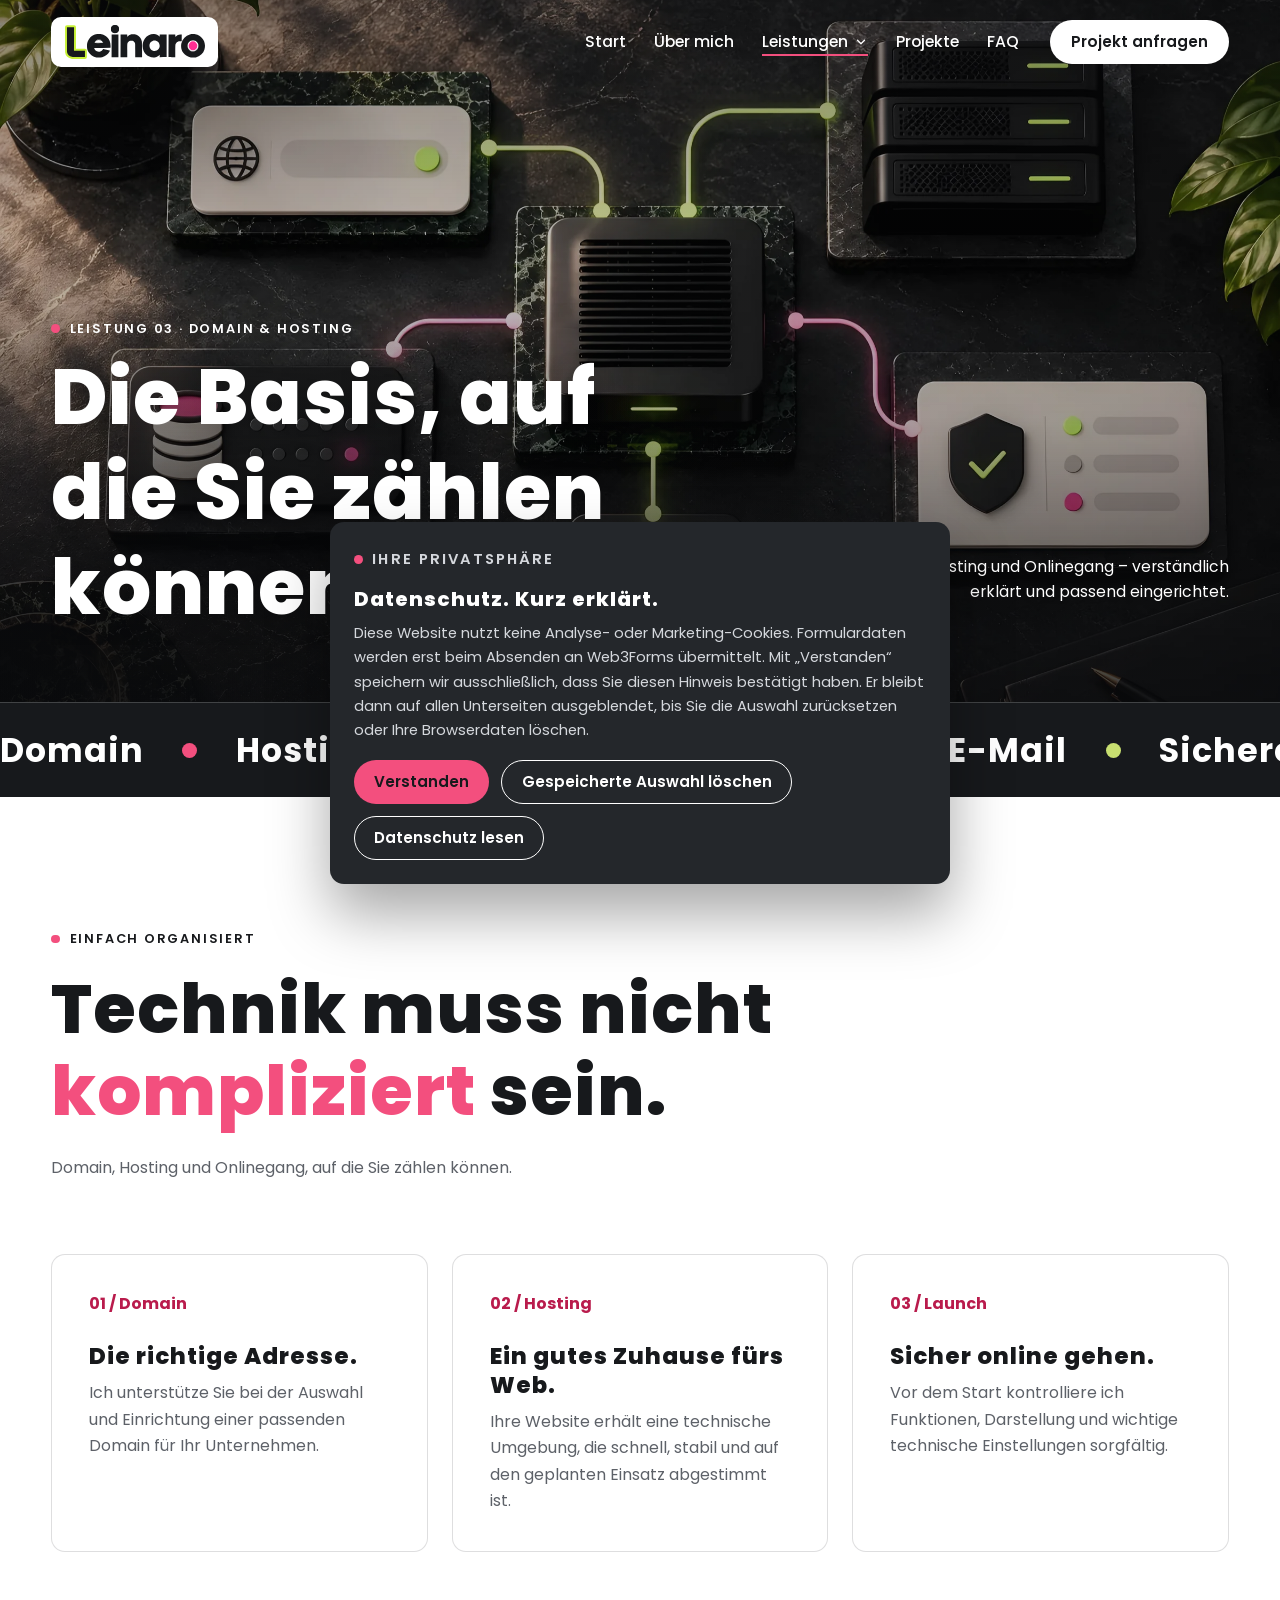
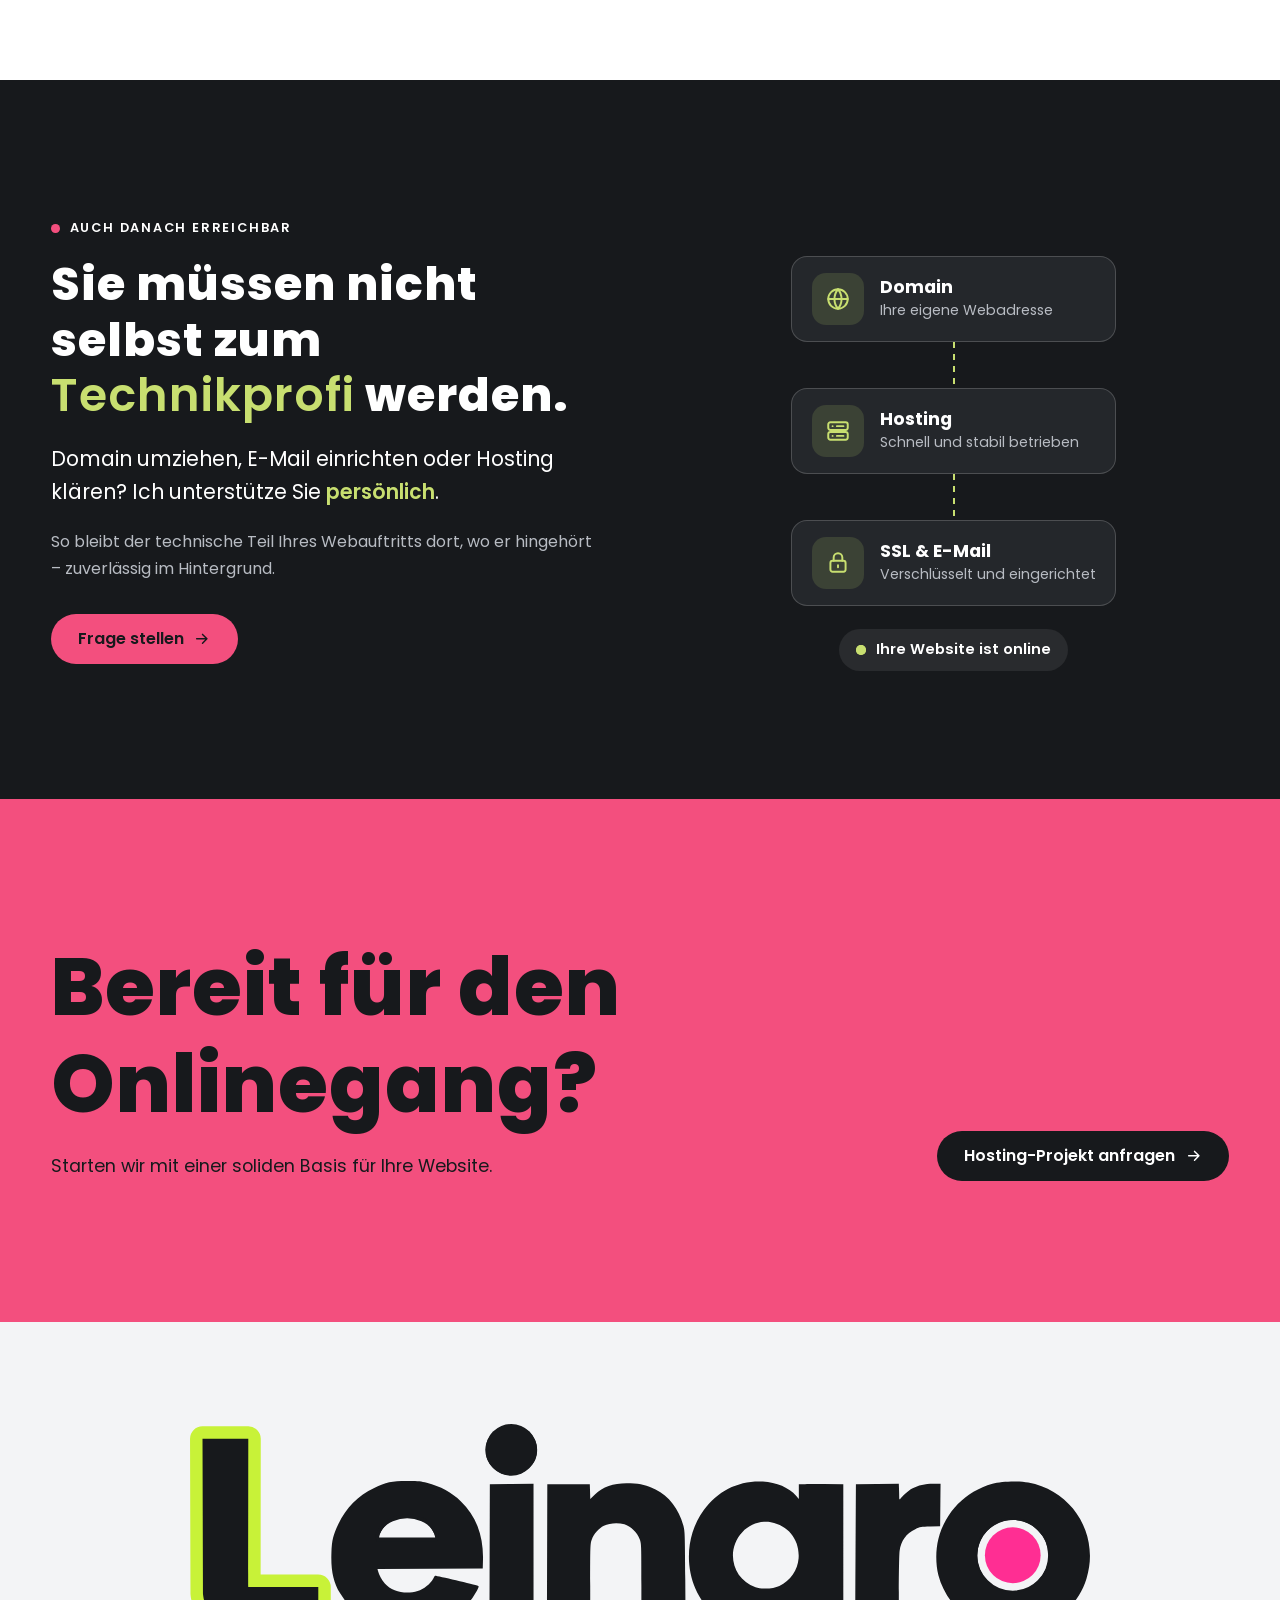
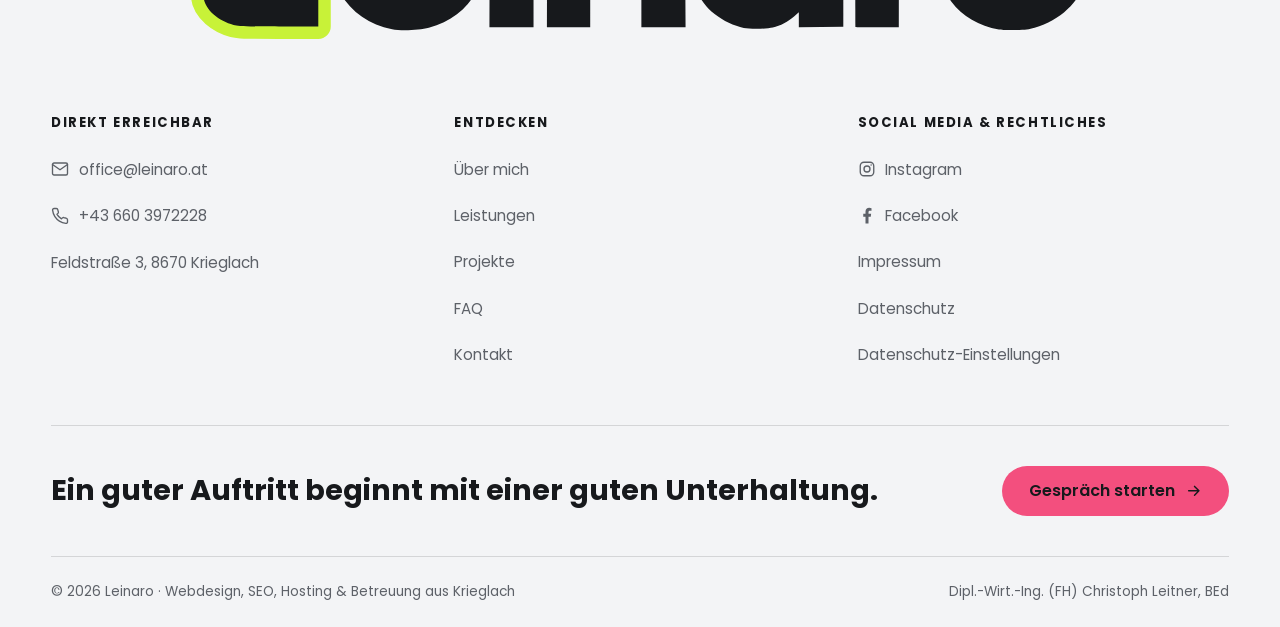
<file: domain-hosting.html>
<!doctype html>
<html lang="de" class="no-js">
  <head>
    <meta charset="utf-8">
    <meta name="viewport" content="width=device-width, initial-scale=1">
    <title>Domain &amp; Hosting für Ihre Website | Leinaro</title>
    <meta name="description" content="Domain & Hosting mit Leinaro: passende Webadresse, schnelles und stabiles Hosting, SSL, E-Mail und ein sicherer Onlinegang – persönlich organisiert aus Krieglach in der Steiermark.">
    <link rel="canonical" href="https://leinaro.at/domain-hosting.html">
    <meta name="theme-color" content="#17191c">
    <meta property="og:type" content="website">
    <meta property="og:locale" content="de_AT">
    <meta property="og:site_name" content="Leinaro">
    <meta property="og:title" content="Domain &amp; Hosting für Ihre Website | Leinaro">
    <meta property="og:description" content="Domain & Hosting mit Leinaro: passende Webadresse, schnelles und stabiles Hosting, SSL, E-Mail und ein sicherer Onlinegang – persönlich organisiert aus Krieglach in der Steiermark.">
    <meta property="og:url" content="https://leinaro.at/domain-hosting.html">
    <meta property="og:image" content="https://leinaro.at/images/leinaro-social-1200x630.jpg">
    <meta property="og:image:width" content="1200">
    <meta property="og:image:height" content="630">
    <meta property="og:image:alt" content="Leinaro – Websites mit Charakter. Webdesign, SEO, Hosting und Betreuung aus Krieglach.">
    <meta name="twitter:card" content="summary_large_image">
    <link rel="icon" href="favicon.ico" sizes="48x48">
    <link rel="icon" href="favicon.svg" type="image/svg+xml">
    <link rel="apple-touch-icon" href="apple-touch-icon.png">
    <link rel="manifest" href="site.webmanifest">
    <link rel="preload" href="fonts/poppins-800.woff2" as="font" type="font/woff2" crossorigin>
    <link rel="stylesheet" href="css/style.css?v=20261118v1">
    <script src="js/script.js?v=20261118v1"></script>
  </head>
  <body>
    <a class="skip-link" href="#main">Zum Inhalt springen</a>

    <header class="site-header">
      <div class="container site-header__inner">
        <a class="brand" href="index.html" aria-label="Leinaro – zur Startseite">
          <img src="images/leinaro-logo.svg" width="140" height="33" alt="Leinaro">
        </a>
        <nav class="nav" aria-label="Hauptnavigation">
          <ul class="nav__list">
            <li><a class="nav__link" href="index.html">Start</a></li>
            <li><a class="nav__link" href="ueber-uns.html">Über mich</a></li>
            <li class="nav__item--sub">
              <button class="nav__link is-current" type="button" aria-expanded="false" aria-controls="submenu-leistungen">Leistungen <svg viewBox="0 0 24 24" fill="none" stroke="currentColor" stroke-width="2.2" stroke-linecap="round" stroke-linejoin="round" aria-hidden="true"><path d="M6 9l6 6 6-6"/></svg></button>
              <ul class="submenu" id="submenu-leistungen">
                <li><a class="submenu__item" href="webdesign.html"><span class="submenu__icon"><svg viewBox="0 0 24 24" fill="none" stroke="currentColor" stroke-width="1.8" stroke-linecap="round" stroke-linejoin="round" aria-hidden="true"><rect x="3" y="4" width="18" height="16" rx="2.5"/><path d="M3 9h18M6.5 6.5h.01M9.5 6.5h.01M8 13h8M8 16.5h5"/></svg></span><span class="submenu__text"><strong>Webdesign &amp; Entwicklung</strong><small>Individuelle Websites mit Charakter</small></span></a></li>
                <li><a class="submenu__item" href="seo.html"><span class="submenu__icon"><svg viewBox="0 0 24 24" fill="none" stroke="currentColor" stroke-width="1.8" stroke-linecap="round" stroke-linejoin="round" aria-hidden="true"><circle cx="11" cy="11" r="7"/><path d="M20 20l-4-4M8 12.5l2-2 1.8 1.6 2.2-2.6"/></svg></span><span class="submenu__text"><strong>SEO &amp; Sichtbarkeit</strong><small>Von den Richtigen gefunden werden</small></span></a></li>
                <li><a class="submenu__item" href="domain-hosting.html" aria-current="page"><span class="submenu__icon"><svg viewBox="0 0 24 24" fill="none" stroke="currentColor" stroke-width="1.8" stroke-linecap="round" stroke-linejoin="round" aria-hidden="true"><circle cx="12" cy="12" r="9"/><path d="M3 12h18M12 3a14 14 0 0 1 0 18M12 3a14 14 0 0 0 0 18"/></svg></span><span class="submenu__text"><strong>Domain &amp; Hosting</strong><small>Webadresse, Hosting und sicherer Start</small></span></a></li>
                <li><a class="submenu__item" href="betreuung.html"><span class="submenu__icon"><svg viewBox="0 0 24 24" fill="none" stroke="currentColor" stroke-width="1.8" stroke-linecap="round" stroke-linejoin="round" aria-hidden="true"><path d="M12 3l7 3v5c0 4.5-3 8.3-7 10-4-1.7-7-5.5-7-10V6z"/><path d="M9 12l2 2 4-4"/></svg></span><span class="submenu__text"><strong>Wartung &amp; Betreuung</strong><small>Updates, Backups und persönlicher Support</small></span></a></li>
                <li class="submenu__all"><a href="leistungen.html">Alle Leistungen im Überblick <span><svg viewBox="0 0 24 24" fill="none" stroke="currentColor" stroke-width="2" stroke-linecap="round" stroke-linejoin="round" aria-hidden="true"><path d="M5 12h14M13 6l6 6-6 6"/></svg></span></a></li>
              </ul>
            </li>
            <li><a class="nav__link" href="referenzen.html">Projekte</a></li>
            <li><a class="nav__link" href="faq.html">FAQ</a></li>
          </ul>
          <a class="btn btn--dark btn--nav" href="kontakt.html">Projekt anfragen</a>
          <button class="menu-toggle" type="button" aria-expanded="false" aria-controls="mobile-menu" aria-label="Menü öffnen"><span></span><span></span></button>
        </nav>
      </div>
    </header>

    <div class="mobile-menu" id="mobile-menu" aria-hidden="true">
      <ul class="mobile-menu__list">
        <li><a href="index.html">Start</a></li>
        <li><a href="ueber-uns.html">Über mich</a></li>
        <li class="mobile-menu__group"><button class="mobile-menu__toggle" type="button" aria-expanded="false" aria-controls="mobile-sub-leistungen">Leistungen <svg viewBox="0 0 24 24" fill="none" stroke="currentColor" stroke-width="2.4" stroke-linecap="round" stroke-linejoin="round" aria-hidden="true"><path d="M6 9l6 6 6-6"/></svg></button>
        <ul class="mobile-menu__sub" id="mobile-sub-leistungen" hidden>
          <li><a href="webdesign.html">Webdesign &amp; Entwicklung</a></li>
          <li><a href="seo.html">SEO &amp; Sichtbarkeit</a></li>
          <li><a href="domain-hosting.html" aria-current="page">Domain &amp; Hosting</a></li>
          <li><a href="betreuung.html">Wartung &amp; Betreuung</a></li>
          <li class="mobile-menu__all"><a href="leistungen.html">Alle Leistungen im Überblick</a></li>
        </ul></li>
        <li><a href="referenzen.html">Projekte</a></li>
        <li><a href="faq.html">FAQ</a></li>
        <li><a href="kontakt.html">Kontakt</a></li>
      </ul>
      <div class="mobile-menu__meta">
        <a href="tel:+436603972228">+43 660 3972228</a>
        <a href="mailto:office@leinaro.at">office@leinaro.at</a>
        <span>Feldstraße 3, 8670 Krieglach</span>
      </div>
    </div>

    <main id="main">

      <section class="page-hero" data-header="dark">
        <div class="scene__art">
          <img src="images/optimized/startseite-domain-hosting-1600.webp" srcset="images/optimized/startseite-domain-hosting-480.webp 480w, images/optimized/startseite-domain-hosting-800.webp 800w, images/optimized/startseite-domain-hosting-1200.webp 1200w, images/optimized/startseite-domain-hosting-1600.webp 1600w, images/optimized/startseite-domain-hosting-2400.webp 2400w, images/optimized/startseite-domain-hosting-3200.webp 3200w" sizes="(max-aspect-ratio: 16/9) 178vh, 100vw" width="3200" height="2133" alt="Vernetzte Server-, Domain- und Sicherheitssymbole auf dunklem Stein" decoding="async" class="scene__img" fetchpriority="high" style="--fx: 50%; --fx-m: 50%;">
        </div>
        <div class="scene__shade" aria-hidden="true"></div>
        <div class="scene__content">
          <div>
            <p class="eyebrow">Leistung 03 · Domain &amp; Hosting</p>
            <h1 class="scene__title display">
              <span class="line"><span>Die Basis, auf</span></span>
              <span class="line"><span>die Sie zählen</span></span>
              <span class="line"><span>können.</span></span>
            </h1>
          </div>
          <div class="scene__aside">
            <p>Domain, Hosting und Onlinegang – verständlich erklärt und passend eingerichtet.</p>
          </div>
        </div>
      </section>

      <div class="ticker" data-header="dark" aria-hidden="true">
        <div class="ticker__track"><div class="ticker__group"><span>Domain</span><span>Hosting</span><span>SSL-Verschlüsselung</span><span>E-Mail</span><span>Sicherer Onlinegang</span><span>Domain</span><span>Hosting</span><span>SSL-Verschlüsselung</span><span>E-Mail</span><span>Sicherer Onlinegang</span></div><div class="ticker__group"><span>Domain</span><span>Hosting</span><span>SSL-Verschlüsselung</span><span>E-Mail</span><span>Sicherer Onlinegang</span><span>Domain</span><span>Hosting</span><span>SSL-Verschlüsselung</span><span>E-Mail</span><span>Sicherer Onlinegang</span></div></div>
      </div>

      <section class="section" data-header="light" aria-labelledby="host-title">
        <div class="container">
          <div class="section__head">
            <div class="reveal">
              <p class="eyebrow">Einfach organisiert</p>
              <h2 class="h-xl" id="host-title">Technik muss nicht <span class="accent">kompliziert</span> sein.</h2>
            </div>
            <p class="text-muted reveal">Domain, Hosting und Onlinegang, auf die Sie zählen können.</p>
          </div>
          <div class="cards">
            <article class="card reveal"><span class="card__num">01 / Domain</span><h3>Die richtige Adresse.</h3><p>Ich unterstütze Sie bei der Auswahl und Einrichtung einer passenden Domain für Ihr Unternehmen.</p></article>
            <article class="card reveal reveal-delay-1"><span class="card__num">02 / Hosting</span><h3>Ein gutes Zuhause fürs Web.</h3><p>Ihre Website erhält eine technische Umgebung, die schnell, stabil und auf den geplanten Einsatz abgestimmt ist.</p></article>
            <article class="card reveal reveal-delay-2"><span class="card__num">03 / Launch</span><h3>Sicher online gehen.</h3><p>Vor dem Start kontrolliere ich Funktionen, Darstellung und wichtige technische Einstellungen sorgfältig.</p></article>
          </div>
        </div>
      </section>

      <section class="section section--dark" data-header="dark" aria-labelledby="host-after">
        <div class="container split">
          <div class="reveal">
            <p class="eyebrow">Auch danach erreichbar</p>
            <h2 class="h-lg" id="host-after">Sie müssen nicht selbst zum <span class="hl">Technikprofi</span> werden.</h2>
            <p class="lead">Domain umziehen, E-Mail einrichten oder Hosting klären? Ich unterstütze Sie <span class="hl">persönlich</span>.</p>
            <p style="color: var(--muted-light);">So bleibt der technische Teil Ihres Webauftritts dort, wo er hingehört – zuverlässig im Hintergrund.</p>
            <a class="btn btn--pink" href="kontakt.html" style="margin-top: 1rem;">Frage stellen <svg viewBox="0 0 24 24" fill="none" stroke="currentColor" stroke-width="2" stroke-linecap="round" stroke-linejoin="round" aria-hidden="true"><path d="M5 12h14M13 6l6 6-6 6"/></svg></a>
          </div>
          <div class="mock mock-stack reveal reveal-delay-1" aria-hidden="true">
            <div class="stack-node" data-step style="--d: 0;"><span class="stack-node__icon"><svg viewBox="0 0 24 24" fill="none" stroke="currentColor" stroke-width="1.8" stroke-linecap="round" stroke-linejoin="round" aria-hidden="true"><circle cx="12" cy="12" r="9"/><path d="M3 12h18M12 3a14 14 0 0 1 0 18M12 3a14 14 0 0 0 0 18"/></svg></span><span><strong>Domain</strong><small>Ihre eigene Webadresse</small></span></div>
            <span class="stack-link" data-step style="--d: 1;"></span>
            <div class="stack-node" data-step style="--d: 2;"><span class="stack-node__icon"><svg viewBox="0 0 24 24" fill="none" stroke="currentColor" stroke-width="1.8" stroke-linecap="round" stroke-linejoin="round" aria-hidden="true"><rect x="3" y="4" width="18" height="7" rx="2"/><rect x="3" y="13" width="18" height="7" rx="2"/><path d="M7 7.5h.01M7 16.5h.01M11 7.5h6M11 16.5h6"/></svg></span><span><strong>Hosting</strong><small>Schnell und stabil betrieben</small></span></div>
            <span class="stack-link" data-step style="--d: 3;"></span>
            <div class="stack-node" data-step style="--d: 4;"><span class="stack-node__icon"><svg viewBox="0 0 24 24" fill="none" stroke="currentColor" stroke-width="1.8" stroke-linecap="round" stroke-linejoin="round" aria-hidden="true"><rect x="5" y="10" width="14" height="10" rx="2"/><path d="M8 10V7a4 4 0 0 1 8 0v3M12 14v2"/></svg></span><span><strong>SSL &amp; E-Mail</strong><small>Verschlüsselt und eingerichtet</small></span></div>
            <span class="stack-status" data-step style="--d: 6;"><span class="pulse-dot"></span>Ihre Website ist online</span>
          </div>
        </div>
      </section>

      <section class="cta-band" data-header="light">
        <div class="container cta-band__inner">
          <div>
            <h2 class="display reveal">Bereit für den<br>Onlinegang?</h2>
            <p class="reveal">Starten wir mit einer soliden Basis für Ihre Website.</p>
          </div>
          <a class="btn btn--dark reveal" href="kontakt.html">Hosting-Projekt anfragen <svg viewBox="0 0 24 24" fill="none" stroke="currentColor" stroke-width="2" stroke-linecap="round" stroke-linejoin="round" aria-hidden="true"><path d="M5 12h14M13 6l6 6-6 6"/></svg></a>
        </div>
      </section>
    </main>

    <footer class="site-footer" data-header="light">
      <div class="container">
        <a class="footer__brand" href="index.html" aria-label="Leinaro – zur Startseite">
          <img src="images/leinaro-logo.svg" width="900" height="215" alt="Leinaro" loading="lazy">
        </a>

        <div class="footer__grid">
          <div>
            <h2 class="footer__title">Direkt erreichbar</h2>
            <ul class="footer__list">
              <li><a href="mailto:office@leinaro.at"><svg viewBox="0 0 24 24" fill="none" stroke="currentColor" stroke-width="1.8" stroke-linecap="round" stroke-linejoin="round" aria-hidden="true"><rect x="2" y="4" width="20" height="16" rx="2"/><path d="M22 6l-10 7L2 6"/></svg>office@leinaro.at</a></li>
              <li><a href="tel:+436603972228"><svg viewBox="0 0 24 24" fill="none" stroke="currentColor" stroke-width="1.8" stroke-linecap="round" stroke-linejoin="round" aria-hidden="true"><path d="M22 16.9v3a2 2 0 0 1-2.2 2 19.8 19.8 0 0 1-8.6-3.1 19.5 19.5 0 0 1-6-6A19.8 19.8 0 0 1 2.1 4.2 2 2 0 0 1 4.1 2h3a2 2 0 0 1 2 1.7c.1.9.4 1.8.7 2.7a2 2 0 0 1-.5 2.1L8 9.8a16 16 0 0 0 6 6l1.3-1.3a2 2 0 0 1 2.1-.4c.9.3 1.8.6 2.7.7a2 2 0 0 1 1.7 2z"/></svg>+43 660 3972228</a></li>
              <li><span>Feldstraße 3, 8670 Krieglach</span></li>
            </ul>
          </div>
          <div>
            <h2 class="footer__title">Entdecken</h2>
            <ul class="footer__list">
              <li><a href="ueber-uns.html">Über mich</a></li>
              <li><a href="leistungen.html">Leistungen</a></li>
              <li><a href="referenzen.html">Projekte</a></li>
              <li><a href="faq.html">FAQ</a></li>
              <li><a href="kontakt.html">Kontakt</a></li>
            </ul>
          </div>
          <div>
            <h2 class="footer__title">Social Media &amp; Rechtliches</h2>
            <ul class="footer__list">
              <li><a class="social social--ig" href="https://www.instagram.com/leinaro.at/" target="_blank" rel="noopener noreferrer" aria-label="Instagram öffnen (neuer Tab)"><svg viewBox="0 0 24 24" fill="none" stroke="currentColor" stroke-width="1.8" aria-hidden="true"><defs><linearGradient id="ig-gradient" x1="3" y1="21" x2="21" y2="3" gradientUnits="userSpaceOnUse"><stop offset="0" stop-color="#feda75"/><stop offset="0.3" stop-color="#fa7e1e"/><stop offset="0.55" stop-color="#d62976"/><stop offset="0.8" stop-color="#962fbf"/><stop offset="1" stop-color="#4f5bd5"/></linearGradient></defs><rect class="ig-shape" x="3" y="3" width="18" height="18" rx="5"/><circle class="ig-shape" cx="12" cy="12" r="4"/><circle class="ig-dot" cx="17.5" cy="6.5" r="1" fill="currentColor" stroke="none"/></svg>Instagram</a></li>
              <li><a class="social social--fb" href="https://www.facebook.com/profile.php?id=61596282575799" target="_blank" rel="noopener noreferrer" aria-label="Facebook öffnen (neuer Tab)"><svg viewBox="0 0 24 24" fill="currentColor" aria-hidden="true"><path d="M14 22v-9h3l.5-4H14V7c0-1.2.4-2 2-2h2V1.5A25 25 0 0 0 15 1c-3 0-5 1.8-5 5v3H7v4h3v9z"/></svg>Facebook</a></li>
              <li><a href="impressum.html">Impressum</a></li>
              <li><a href="datenschutz.html">Datenschutz</a></li>
              <li><button type="button" data-privacy-open aria-haspopup="dialog">Datenschutz-Einstellungen</button></li>
            </ul>
          </div>
        </div>

        <div class="footer__cta">
          <p>Ein guter Auftritt beginnt mit einer guten Unterhaltung.</p>
          <a class="btn btn--pink" href="kontakt.html">Gespräch starten <svg viewBox="0 0 24 24" fill="none" stroke="currentColor" stroke-width="2" stroke-linecap="round" stroke-linejoin="round" aria-hidden="true"><path d="M5 12h14M13 6l6 6-6 6"/></svg></a>
        </div>

        <div class="footer__bottom">
          <p>© <span data-year>2026</span> Leinaro · Webdesign, SEO, Hosting &amp; Betreuung aus Krieglach</p>
          <p>Dipl.-Wirt.-Ing. (FH) Christoph Leitner, BEd</p>
        </div>
      </div>
    </footer>

    <div class="privacy-note" id="privacy-note" role="dialog" aria-labelledby="privacy-title" aria-describedby="privacy-text" hidden>
      <p class="eyebrow">Ihre Privatsphäre</p>
      <h2 id="privacy-title" tabindex="-1">Datenschutz. Kurz erklärt.</h2>
      <p id="privacy-text">Diese Website nutzt keine Analyse- oder Marketing-Cookies. Formulardaten werden erst beim Absenden an Web3Forms übermittelt. Mit „Verstanden“ speichern wir ausschließlich, dass Sie diesen Hinweis bestätigt haben. Er bleibt dann auf allen Unterseiten ausgeblendet, bis Sie die Auswahl zurücksetzen oder Ihre Browserdaten löschen.</p>
      <p class="note" data-privacy-status role="status" hidden></p>
      <div class="btn-row">
        <button class="btn btn--pink" type="button" data-privacy-accept>Verstanden</button>
        <button class="btn btn--ghost" type="button" data-privacy-withdraw hidden>Gespeicherte Auswahl löschen</button>
        <a class="btn btn--ghost" href="datenschutz.html">Datenschutz lesen</a>
      </div>
    </div>
  </body>
</html>
</file>
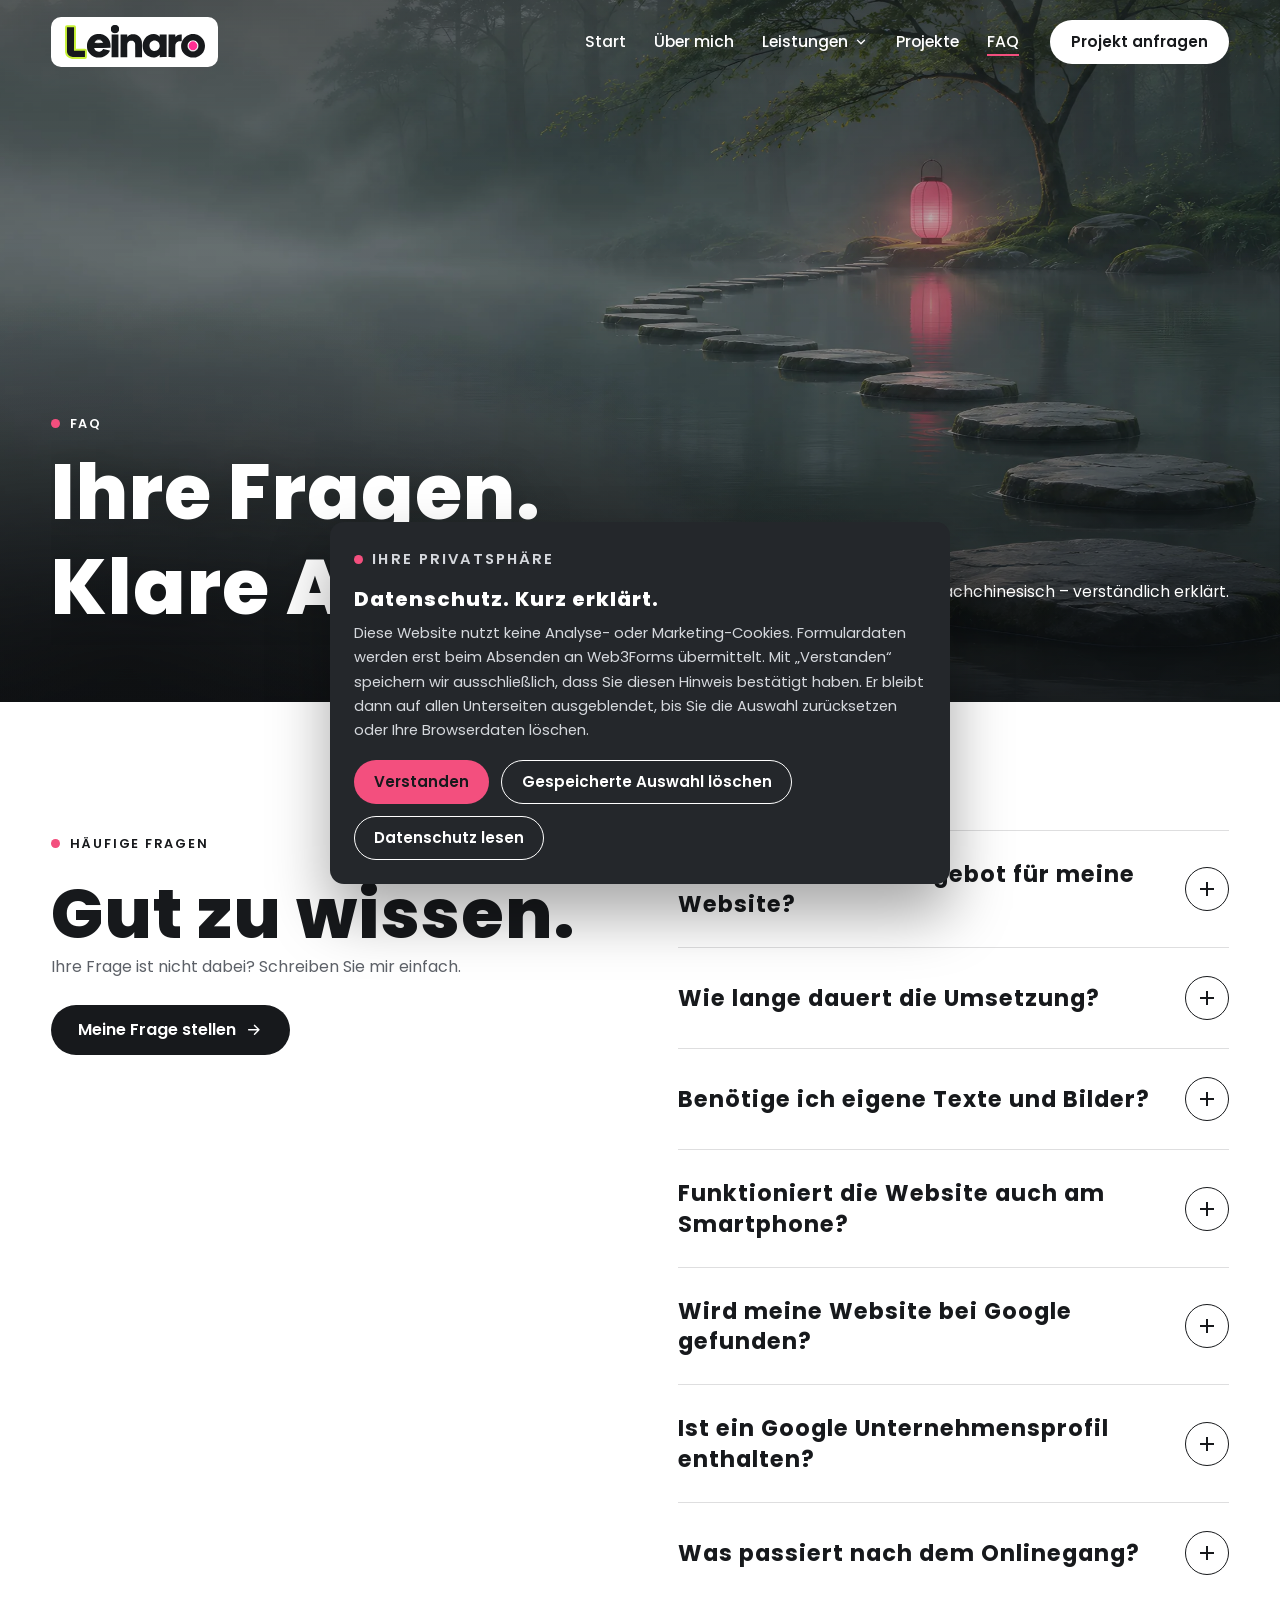
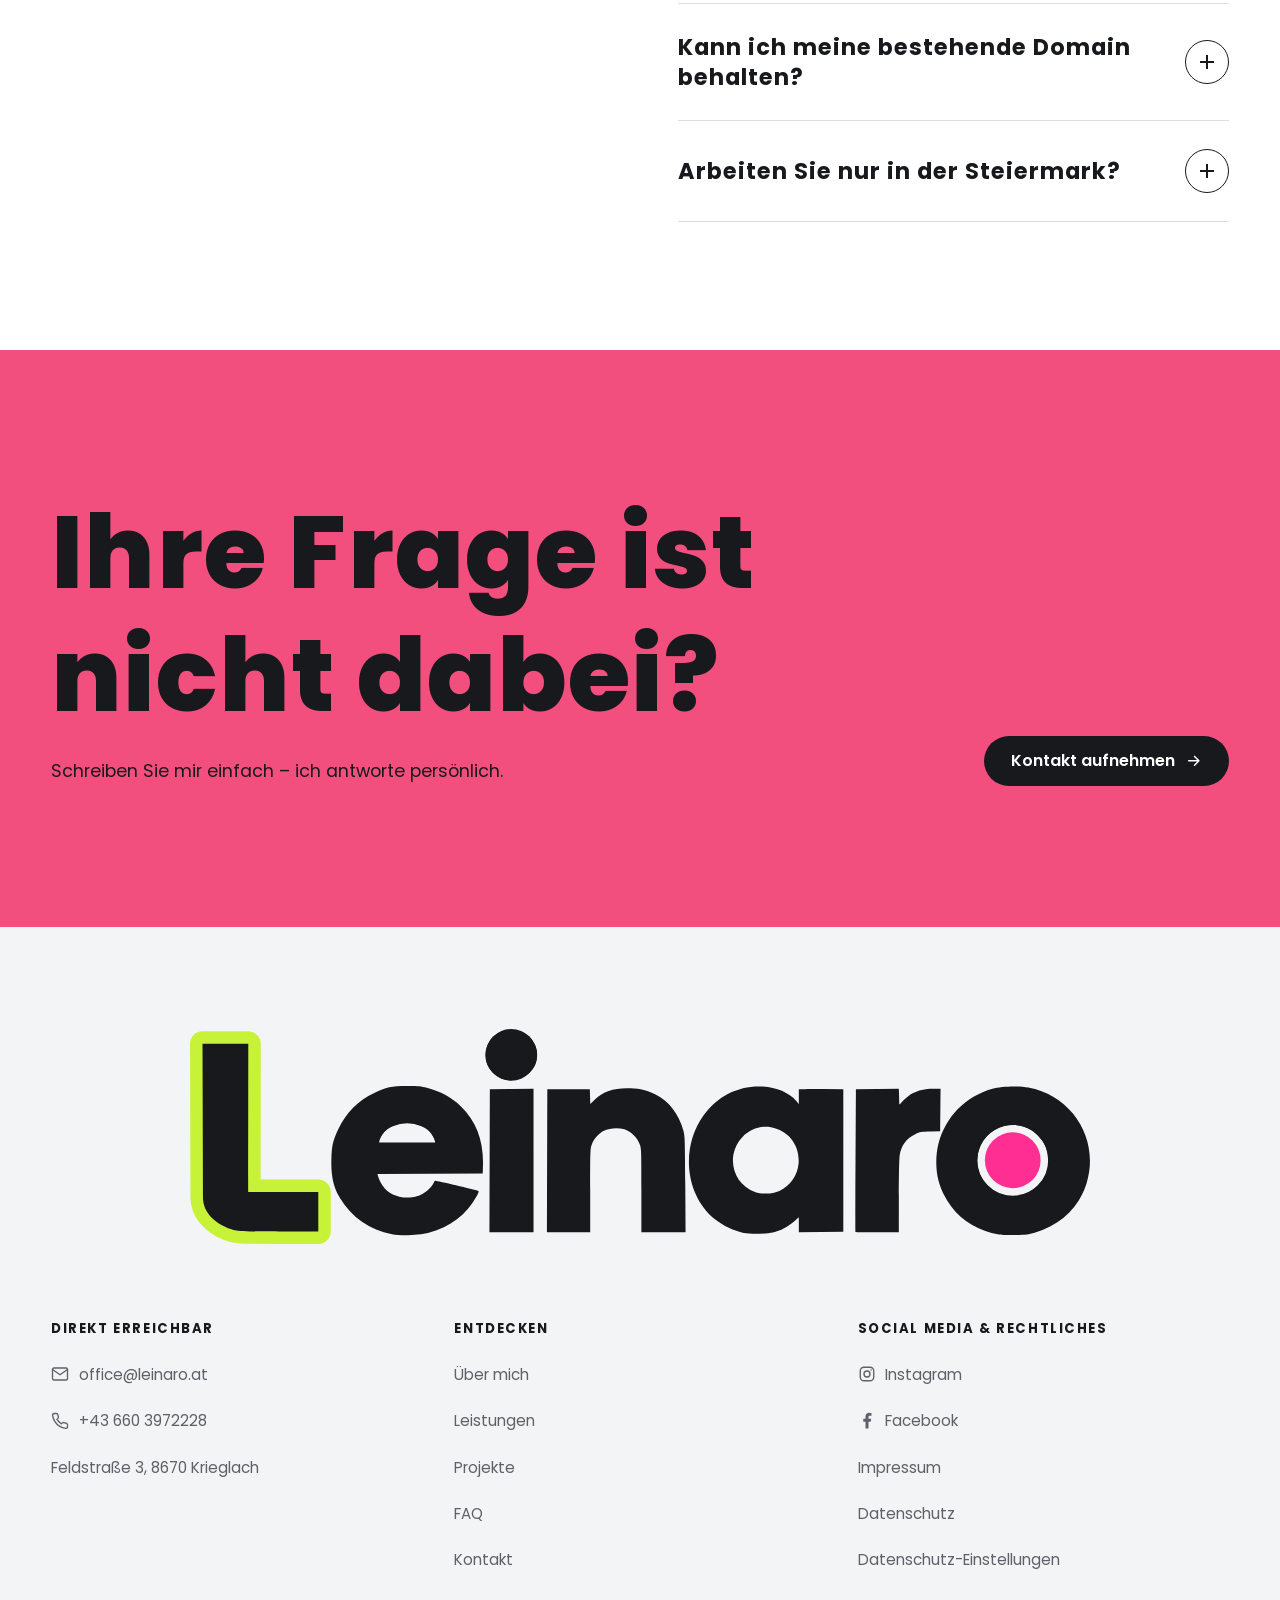
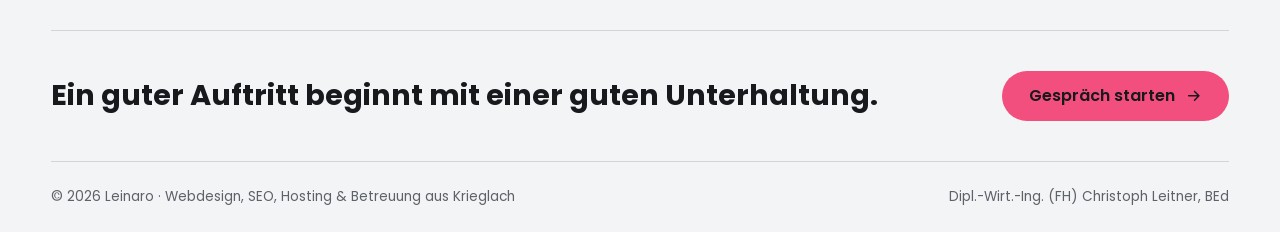
<file: faq.html>
<!doctype html>
<html lang="de" class="no-js">
  <head>
    <meta charset="utf-8">
    <meta name="viewport" content="width=device-width, initial-scale=1">
    <title>Fragen zu Webdesign, Hosting &amp; Betreuung | Leinaro</title>
    <meta name="description" content="Häufige Fragen an Leinaro: Angebot, Dauer, Texte und Bilder, Smartphone-Darstellung, Google-Auffindbarkeit, Betreuung nach dem Onlinegang und bestehende Domains – klar beantwortet.">
    <link rel="canonical" href="https://leinaro.at/faq.html">
    <meta name="theme-color" content="#17191c">
    <meta property="og:type" content="website">
    <meta property="og:locale" content="de_AT">
    <meta property="og:site_name" content="Leinaro">
    <meta property="og:title" content="Fragen zu Webdesign, Hosting &amp; Betreuung | Leinaro">
    <meta property="og:description" content="Häufige Fragen an Leinaro: Angebot, Dauer, Texte und Bilder, Smartphone-Darstellung, Google-Auffindbarkeit, Betreuung nach dem Onlinegang und bestehende Domains – klar beantwortet.">
    <meta property="og:url" content="https://leinaro.at/faq.html">
    <meta property="og:image" content="https://leinaro.at/images/leinaro-social-1200x630.jpg">
    <meta property="og:image:width" content="1200">
    <meta property="og:image:height" content="630">
    <meta property="og:image:alt" content="Leinaro – Websites mit Charakter. Webdesign, SEO, Hosting und Betreuung aus Krieglach.">
    <meta name="twitter:card" content="summary_large_image">
    <link rel="icon" href="favicon.ico" sizes="48x48">
    <link rel="icon" href="favicon.svg" type="image/svg+xml">
    <link rel="apple-touch-icon" href="apple-touch-icon.png">
    <link rel="manifest" href="site.webmanifest">
    <link rel="preload" href="fonts/poppins-800.woff2" as="font" type="font/woff2" crossorigin>
    <link rel="stylesheet" href="css/style.css?v=20261118v1">
    <script src="js/script.js?v=20261118v1"></script>
  </head>
  <body>
    <a class="skip-link" href="#main">Zum Inhalt springen</a>

    <header class="site-header">
      <div class="container site-header__inner">
        <a class="brand" href="index.html" aria-label="Leinaro – zur Startseite">
          <img src="images/leinaro-logo.svg" width="140" height="33" alt="Leinaro">
        </a>
        <nav class="nav" aria-label="Hauptnavigation">
          <ul class="nav__list">
            <li><a class="nav__link" href="index.html">Start</a></li>
            <li><a class="nav__link" href="ueber-uns.html">Über mich</a></li>
            <li class="nav__item--sub">
              <button class="nav__link" type="button" aria-expanded="false" aria-controls="submenu-leistungen">Leistungen <svg viewBox="0 0 24 24" fill="none" stroke="currentColor" stroke-width="2.2" stroke-linecap="round" stroke-linejoin="round" aria-hidden="true"><path d="M6 9l6 6 6-6"/></svg></button>
              <ul class="submenu" id="submenu-leistungen">
                <li><a class="submenu__item" href="webdesign.html"><span class="submenu__icon"><svg viewBox="0 0 24 24" fill="none" stroke="currentColor" stroke-width="1.8" stroke-linecap="round" stroke-linejoin="round" aria-hidden="true"><rect x="3" y="4" width="18" height="16" rx="2.5"/><path d="M3 9h18M6.5 6.5h.01M9.5 6.5h.01M8 13h8M8 16.5h5"/></svg></span><span class="submenu__text"><strong>Webdesign &amp; Entwicklung</strong><small>Individuelle Websites mit Charakter</small></span></a></li>
                <li><a class="submenu__item" href="seo.html"><span class="submenu__icon"><svg viewBox="0 0 24 24" fill="none" stroke="currentColor" stroke-width="1.8" stroke-linecap="round" stroke-linejoin="round" aria-hidden="true"><circle cx="11" cy="11" r="7"/><path d="M20 20l-4-4M8 12.5l2-2 1.8 1.6 2.2-2.6"/></svg></span><span class="submenu__text"><strong>SEO &amp; Sichtbarkeit</strong><small>Von den Richtigen gefunden werden</small></span></a></li>
                <li><a class="submenu__item" href="domain-hosting.html"><span class="submenu__icon"><svg viewBox="0 0 24 24" fill="none" stroke="currentColor" stroke-width="1.8" stroke-linecap="round" stroke-linejoin="round" aria-hidden="true"><circle cx="12" cy="12" r="9"/><path d="M3 12h18M12 3a14 14 0 0 1 0 18M12 3a14 14 0 0 0 0 18"/></svg></span><span class="submenu__text"><strong>Domain &amp; Hosting</strong><small>Webadresse, Hosting und sicherer Start</small></span></a></li>
                <li><a class="submenu__item" href="betreuung.html"><span class="submenu__icon"><svg viewBox="0 0 24 24" fill="none" stroke="currentColor" stroke-width="1.8" stroke-linecap="round" stroke-linejoin="round" aria-hidden="true"><path d="M12 3l7 3v5c0 4.5-3 8.3-7 10-4-1.7-7-5.5-7-10V6z"/><path d="M9 12l2 2 4-4"/></svg></span><span class="submenu__text"><strong>Wartung &amp; Betreuung</strong><small>Updates, Backups und persönlicher Support</small></span></a></li>
                <li class="submenu__all"><a href="leistungen.html">Alle Leistungen im Überblick <span><svg viewBox="0 0 24 24" fill="none" stroke="currentColor" stroke-width="2" stroke-linecap="round" stroke-linejoin="round" aria-hidden="true"><path d="M5 12h14M13 6l6 6-6 6"/></svg></span></a></li>
              </ul>
            </li>
            <li><a class="nav__link" href="referenzen.html">Projekte</a></li>
            <li><a class="nav__link" href="faq.html" aria-current="page">FAQ</a></li>
          </ul>
          <a class="btn btn--dark btn--nav" href="kontakt.html">Projekt anfragen</a>
          <button class="menu-toggle" type="button" aria-expanded="false" aria-controls="mobile-menu" aria-label="Menü öffnen"><span></span><span></span></button>
        </nav>
      </div>
    </header>

    <div class="mobile-menu" id="mobile-menu" aria-hidden="true">
      <ul class="mobile-menu__list">
        <li><a href="index.html">Start</a></li>
        <li><a href="ueber-uns.html">Über mich</a></li>
        <li class="mobile-menu__group"><button class="mobile-menu__toggle" type="button" aria-expanded="false" aria-controls="mobile-sub-leistungen">Leistungen <svg viewBox="0 0 24 24" fill="none" stroke="currentColor" stroke-width="2.4" stroke-linecap="round" stroke-linejoin="round" aria-hidden="true"><path d="M6 9l6 6 6-6"/></svg></button>
        <ul class="mobile-menu__sub" id="mobile-sub-leistungen" hidden>
          <li><a href="webdesign.html">Webdesign &amp; Entwicklung</a></li>
          <li><a href="seo.html">SEO &amp; Sichtbarkeit</a></li>
          <li><a href="domain-hosting.html">Domain &amp; Hosting</a></li>
          <li><a href="betreuung.html">Wartung &amp; Betreuung</a></li>
          <li class="mobile-menu__all"><a href="leistungen.html">Alle Leistungen im Überblick</a></li>
        </ul></li>
        <li><a href="referenzen.html">Projekte</a></li>
        <li><a href="faq.html" aria-current="page">FAQ</a></li>
        <li><a href="kontakt.html">Kontakt</a></li>
      </ul>
      <div class="mobile-menu__meta">
        <a href="tel:+436603972228">+43 660 3972228</a>
        <a href="mailto:office@leinaro.at">office@leinaro.at</a>
        <span>Feldstraße 3, 8670 Krieglach</span>
      </div>
    </div>

    <main id="main">

      <section class="page-hero" data-header="dark">
        <div class="scene__art">
          <img src="images/optimized/hero-faq-1600.webp" srcset="images/optimized/hero-faq-640.webp 640w, images/optimized/hero-faq-1024.webp 1024w, images/optimized/hero-faq-1600.webp 1600w, images/optimized/hero-faq-2400.webp 2400w, images/optimized/hero-faq-3200.webp 3200w" sizes="(max-aspect-ratio: 16/9) 178vh, 100vw" width="3200" height="1801" alt="Trittsteine über einen nebeligen Waldsee, die zu einer pinken Laterne führen" decoding="async" class="scene__img" fetchpriority="high" style="--fx: 55%; --fx-m: 74%;">
        </div>
        <div class="scene__shade" aria-hidden="true"></div>
        <div class="scene__content">
          <div>
            <p class="eyebrow">FAQ</p>
            <h1 class="scene__title display">
              <span class="line"><span>Ihre Fragen.</span></span>
              <span class="line"><span>Klare Antworten.</span></span>
            </h1>
          </div>
          <div class="scene__aside">
            <p>Ohne Fachchinesisch – verständlich erklärt.</p>
          </div>
        </div>
      </section>

      <section class="section" data-header="light" aria-labelledby="faq-list-title">
        <div class="container split split--top">
          <div class="reveal">
            <p class="eyebrow">Häufige Fragen</p>
            <h2 class="h-xl" id="faq-list-title">Gut zu wissen.</h2>
            <p class="text-muted">Ihre Frage ist nicht dabei? Schreiben Sie mir einfach.</p>
            <a class="btn btn--dark" href="kontakt.html" style="margin-top: 0.5rem;">Meine Frage stellen <svg viewBox="0 0 24 24" fill="none" stroke="currentColor" stroke-width="2" stroke-linecap="round" stroke-linejoin="round" aria-hidden="true"><path d="M5 12h14M13 6l6 6-6 6"/></svg></a>
          </div>
          <div class="accordion">
            <details class="reveal" id="angebot">
              <summary>
                <span class="accordion__title">Wie entsteht das Angebot für meine Website?</span>
                <span class="accordion__icon" aria-hidden="true"></span>
              </summary>
              <div class="accordion__body"><p>Nach einem unverbindlichen Gespräch erhalten Sie ein individuelles Angebot. Der Umfang richtet sich nach den benötigten Seiten, Funktionen, Inhalten und der gewünschten Begleitung. So wissen Sie vor dem Projektstart genau, was enthalten ist.</p></div>
            </details>
            <details class="reveal" id="dauer">
              <summary>
                <span class="accordion__title">Wie lange dauert die Umsetzung?</span>
                <span class="accordion__icon" aria-hidden="true"></span>
              </summary>
              <div class="accordion__body"><p>Das hängt vom Umfang, der Verfügbarkeit von Texten und Bildern sowie den gewünschten Funktionen ab. Kleine Websites können innerhalb weniger Wochen fertig sein. Den realistischen Zeitplan besprechen wir vor dem Start.</p></div>
            </details>
            <details class="reveal" id="inhalte">
              <summary>
                <span class="accordion__title">Benötige ich eigene Texte und Bilder?</span>
                <span class="accordion__icon" aria-hidden="true"></span>
              </summary>
              <div class="accordion__body"><p>Vorhandene Unterlagen sind eine gute Grundlage, aber nicht zwingend. Auf Basis unseres Gesprächs erstelle ich verständliche Website-Texte. Bilder können Sie bereitstellen. Ich unterstütze bei der Auswahl und Einbindung Ihrer Bilder. Bitte achten Sie auf die nötigen Nutzungsrechte.</p></div>
            </details>
            <details class="reveal" id="smartphone">
              <summary>
                <span class="accordion__title">Funktioniert die Website auch am Smartphone?</span>
                <span class="accordion__icon" aria-hidden="true"></span>
              </summary>
              <div class="accordion__body"><p>Ja. Jede Website wird responsiv umgesetzt und für die Nutzung auf Smartphone, Tablet und Desktop geprüft.</p></div>
            </details>
            <details class="reveal" id="google">
              <summary>
                <span class="accordion__title">Wird meine Website bei Google gefunden?</span>
                <span class="accordion__icon" aria-hidden="true"></span>
              </summary>
              <div class="accordion__body"><p>Die technische und inhaltliche Basis für Suchmaschinenoptimierung ist Teil der Umsetzung: klare Überschriften, gute Ladezeiten, Meta-Daten und ein lokaler Bezug zu Ihrer Region. Eine bestimmte Platzierung kann seriös niemand garantieren. Für eine vertiefte Optimierung biete ich zusätzlich <a class="text-link" href="seo.html">SEO &amp; Sichtbarkeit</a> an.</p></div>
            </details>
            <details class="reveal" id="unternehmensprofil">
              <summary>
                <span class="accordion__title">Ist ein Google Unternehmensprofil enthalten?</span>
                <span class="accordion__icon" aria-hidden="true"></span>
              </summary>
              <div class="accordion__body"><p>Nein. Die Einrichtung, Verifizierung, Optimierung und laufende Betreuung eines Google Unternehmensprofils sind nicht enthalten. Das gilt sowohl für Webdesign &amp; Entwicklung als auch für SEO &amp; Sichtbarkeit und Wartung &amp; Betreuung. Die SEO-Leistungen beziehen sich auf Ihre Website.</p></div>
            </details>
            <details class="reveal" id="nach-dem-onlinegang">
              <summary>
                <span class="accordion__title">Was passiert nach dem Onlinegang?</span>
                <span class="accordion__icon" aria-hidden="true"></span>
              </summary>
              <div class="accordion__body"><p>Auf Wunsch übernehme ich Updates, Backups, Hosting und kleinere Änderungen. Sie können zwischen verschiedenen monatlich kündbaren <a class="text-link" href="betreuung.html">Betreuungspaketen</a> wählen.</p></div>
            </details>
            <details class="reveal" id="domain">
              <summary>
                <span class="accordion__title">Kann ich meine bestehende Domain behalten?</span>
                <span class="accordion__icon" aria-hidden="true"></span>
              </summary>
              <div class="accordion__body"><p>In den meisten Fällen ja. Ich unterstütze Sie beim Umzug oder bei der technischen Einrichtung, damit Ihre vorhandene Webadresse weiterhin verwendet werden kann.</p></div>
            </details>
            <details class="reveal" id="region">
              <summary>
                <span class="accordion__title">Arbeiten Sie nur in der Steiermark?</span>
                <span class="accordion__icon" aria-hidden="true"></span>
              </summary>
              <div class="accordion__body"><p>Der persönliche Schwerpunkt liegt in Krieglach, im Mürztal und der gesamten Steiermark. Durch digitale Abstimmung können Projekte aber auch österreichweit umgesetzt werden.</p></div>
            </details>
          </div>
        </div>
      </section>

      <section class="cta-band" data-header="light">
        <div class="container cta-band__inner">
          <div>
            <h2 class="display reveal">Ihre Frage ist<br>nicht dabei?</h2>
            <p class="reveal">Schreiben Sie mir einfach – ich antworte persönlich.</p>
          </div>
          <a class="btn btn--dark reveal" href="kontakt.html">Kontakt aufnehmen <svg viewBox="0 0 24 24" fill="none" stroke="currentColor" stroke-width="2" stroke-linecap="round" stroke-linejoin="round" aria-hidden="true"><path d="M5 12h14M13 6l6 6-6 6"/></svg></a>
        </div>
      </section>
    </main>

    <footer class="site-footer" data-header="light">
      <div class="container">
        <a class="footer__brand" href="index.html" aria-label="Leinaro – zur Startseite">
          <img src="images/leinaro-logo.svg" width="900" height="215" alt="Leinaro" loading="lazy">
        </a>

        <div class="footer__grid">
          <div>
            <h2 class="footer__title">Direkt erreichbar</h2>
            <ul class="footer__list">
              <li><a href="mailto:office@leinaro.at"><svg viewBox="0 0 24 24" fill="none" stroke="currentColor" stroke-width="1.8" stroke-linecap="round" stroke-linejoin="round" aria-hidden="true"><rect x="2" y="4" width="20" height="16" rx="2"/><path d="M22 6l-10 7L2 6"/></svg>office@leinaro.at</a></li>
              <li><a href="tel:+436603972228"><svg viewBox="0 0 24 24" fill="none" stroke="currentColor" stroke-width="1.8" stroke-linecap="round" stroke-linejoin="round" aria-hidden="true"><path d="M22 16.9v3a2 2 0 0 1-2.2 2 19.8 19.8 0 0 1-8.6-3.1 19.5 19.5 0 0 1-6-6A19.8 19.8 0 0 1 2.1 4.2 2 2 0 0 1 4.1 2h3a2 2 0 0 1 2 1.7c.1.9.4 1.8.7 2.7a2 2 0 0 1-.5 2.1L8 9.8a16 16 0 0 0 6 6l1.3-1.3a2 2 0 0 1 2.1-.4c.9.3 1.8.6 2.7.7a2 2 0 0 1 1.7 2z"/></svg>+43 660 3972228</a></li>
              <li><span>Feldstraße 3, 8670 Krieglach</span></li>
            </ul>
          </div>
          <div>
            <h2 class="footer__title">Entdecken</h2>
            <ul class="footer__list">
              <li><a href="ueber-uns.html">Über mich</a></li>
              <li><a href="leistungen.html">Leistungen</a></li>
              <li><a href="referenzen.html">Projekte</a></li>
              <li><a href="faq.html">FAQ</a></li>
              <li><a href="kontakt.html">Kontakt</a></li>
            </ul>
          </div>
          <div>
            <h2 class="footer__title">Social Media &amp; Rechtliches</h2>
            <ul class="footer__list">
              <li><a class="social social--ig" href="https://www.instagram.com/leinaro.at/" target="_blank" rel="noopener noreferrer" aria-label="Instagram öffnen (neuer Tab)"><svg viewBox="0 0 24 24" fill="none" stroke="currentColor" stroke-width="1.8" aria-hidden="true"><defs><linearGradient id="ig-gradient" x1="3" y1="21" x2="21" y2="3" gradientUnits="userSpaceOnUse"><stop offset="0" stop-color="#feda75"/><stop offset="0.3" stop-color="#fa7e1e"/><stop offset="0.55" stop-color="#d62976"/><stop offset="0.8" stop-color="#962fbf"/><stop offset="1" stop-color="#4f5bd5"/></linearGradient></defs><rect class="ig-shape" x="3" y="3" width="18" height="18" rx="5"/><circle class="ig-shape" cx="12" cy="12" r="4"/><circle class="ig-dot" cx="17.5" cy="6.5" r="1" fill="currentColor" stroke="none"/></svg>Instagram</a></li>
              <li><a class="social social--fb" href="https://www.facebook.com/profile.php?id=61596282575799" target="_blank" rel="noopener noreferrer" aria-label="Facebook öffnen (neuer Tab)"><svg viewBox="0 0 24 24" fill="currentColor" aria-hidden="true"><path d="M14 22v-9h3l.5-4H14V7c0-1.2.4-2 2-2h2V1.5A25 25 0 0 0 15 1c-3 0-5 1.8-5 5v3H7v4h3v9z"/></svg>Facebook</a></li>
              <li><a href="impressum.html">Impressum</a></li>
              <li><a href="datenschutz.html">Datenschutz</a></li>
              <li><button type="button" data-privacy-open aria-haspopup="dialog">Datenschutz-Einstellungen</button></li>
            </ul>
          </div>
        </div>

        <div class="footer__cta">
          <p>Ein guter Auftritt beginnt mit einer guten Unterhaltung.</p>
          <a class="btn btn--pink" href="kontakt.html">Gespräch starten <svg viewBox="0 0 24 24" fill="none" stroke="currentColor" stroke-width="2" stroke-linecap="round" stroke-linejoin="round" aria-hidden="true"><path d="M5 12h14M13 6l6 6-6 6"/></svg></a>
        </div>

        <div class="footer__bottom">
          <p>© <span data-year>2026</span> Leinaro · Webdesign, SEO, Hosting &amp; Betreuung aus Krieglach</p>
          <p>Dipl.-Wirt.-Ing. (FH) Christoph Leitner, BEd</p>
        </div>
      </div>
    </footer>

    <div class="privacy-note" id="privacy-note" role="dialog" aria-labelledby="privacy-title" aria-describedby="privacy-text" hidden>
      <p class="eyebrow">Ihre Privatsphäre</p>
      <h2 id="privacy-title" tabindex="-1">Datenschutz. Kurz erklärt.</h2>
      <p id="privacy-text">Diese Website nutzt keine Analyse- oder Marketing-Cookies. Formulardaten werden erst beim Absenden an Web3Forms übermittelt. Mit „Verstanden“ speichern wir ausschließlich, dass Sie diesen Hinweis bestätigt haben. Er bleibt dann auf allen Unterseiten ausgeblendet, bis Sie die Auswahl zurücksetzen oder Ihre Browserdaten löschen.</p>
      <p class="note" data-privacy-status role="status" hidden></p>
      <div class="btn-row">
        <button class="btn btn--pink" type="button" data-privacy-accept>Verstanden</button>
        <button class="btn btn--ghost" type="button" data-privacy-withdraw hidden>Gespeicherte Auswahl löschen</button>
        <a class="btn btn--ghost" href="datenschutz.html">Datenschutz lesen</a>
      </div>
    </div>
  </body>
</html>
</file>
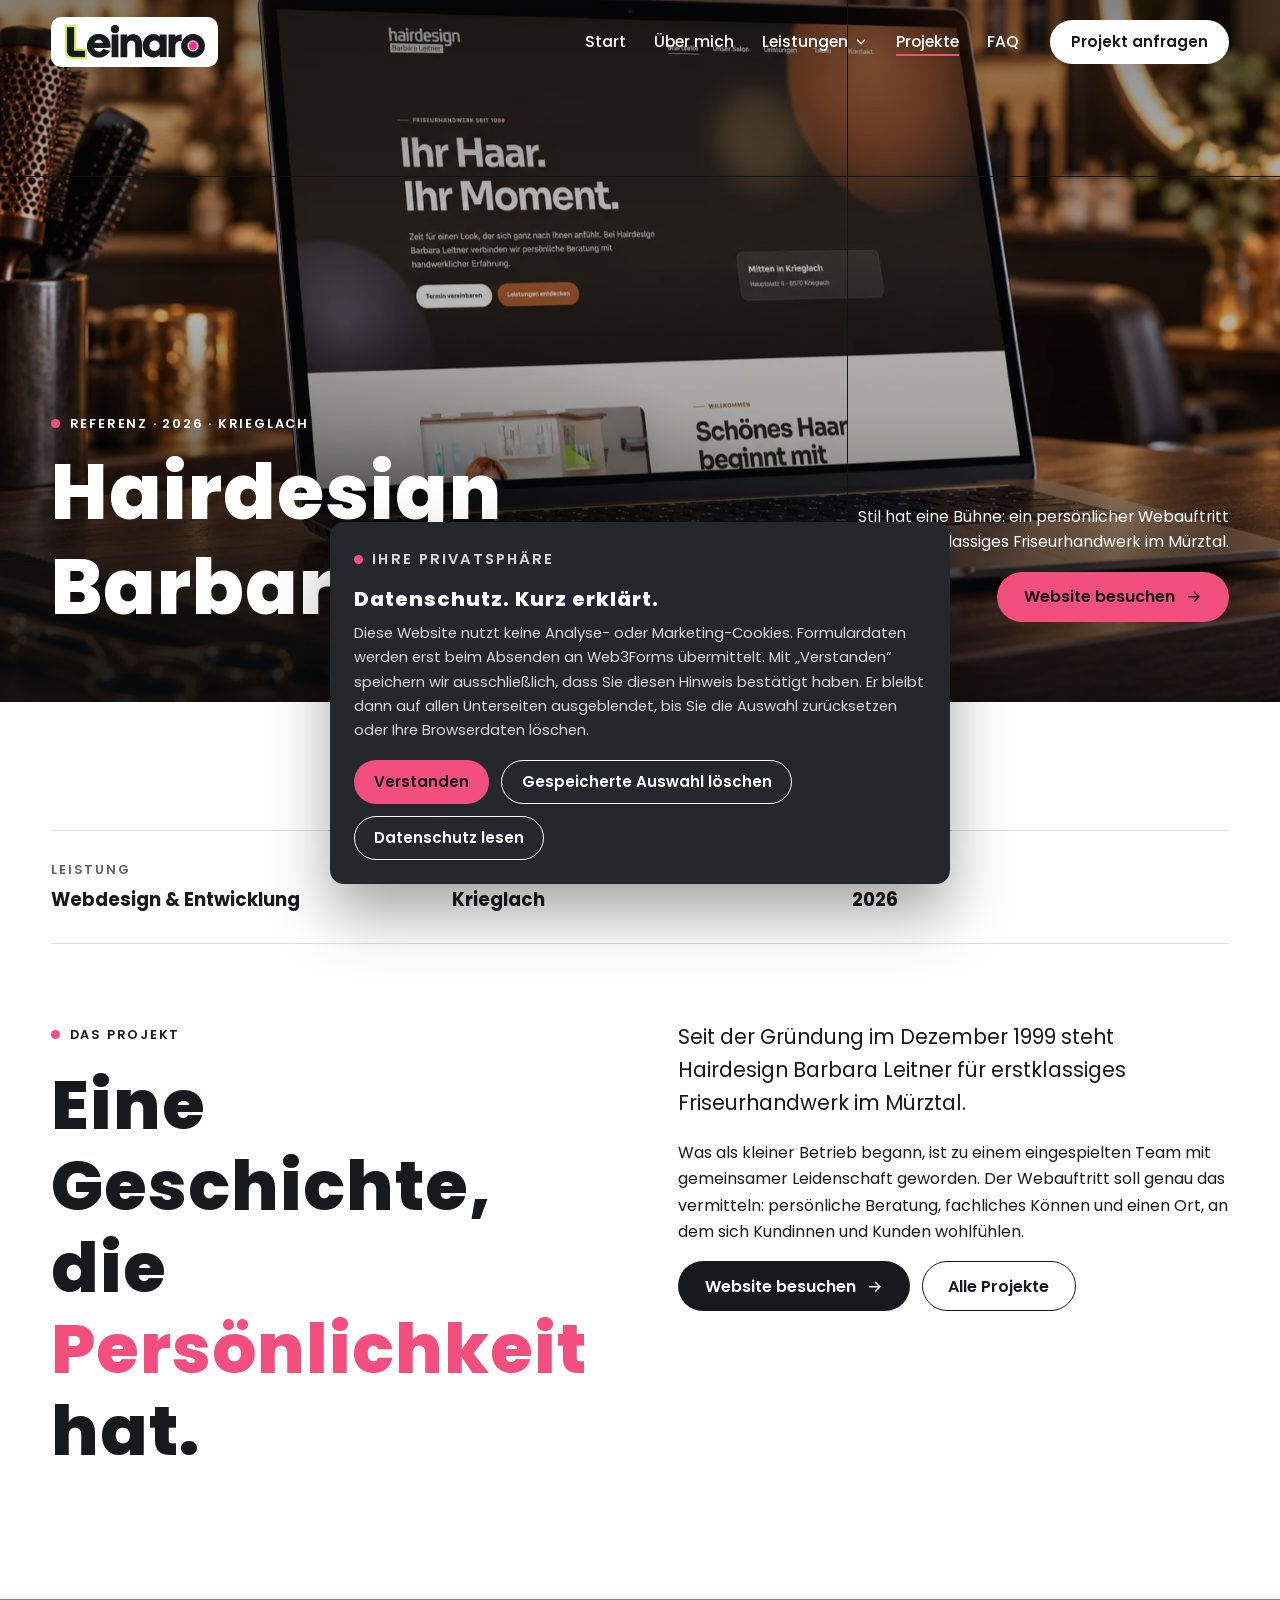
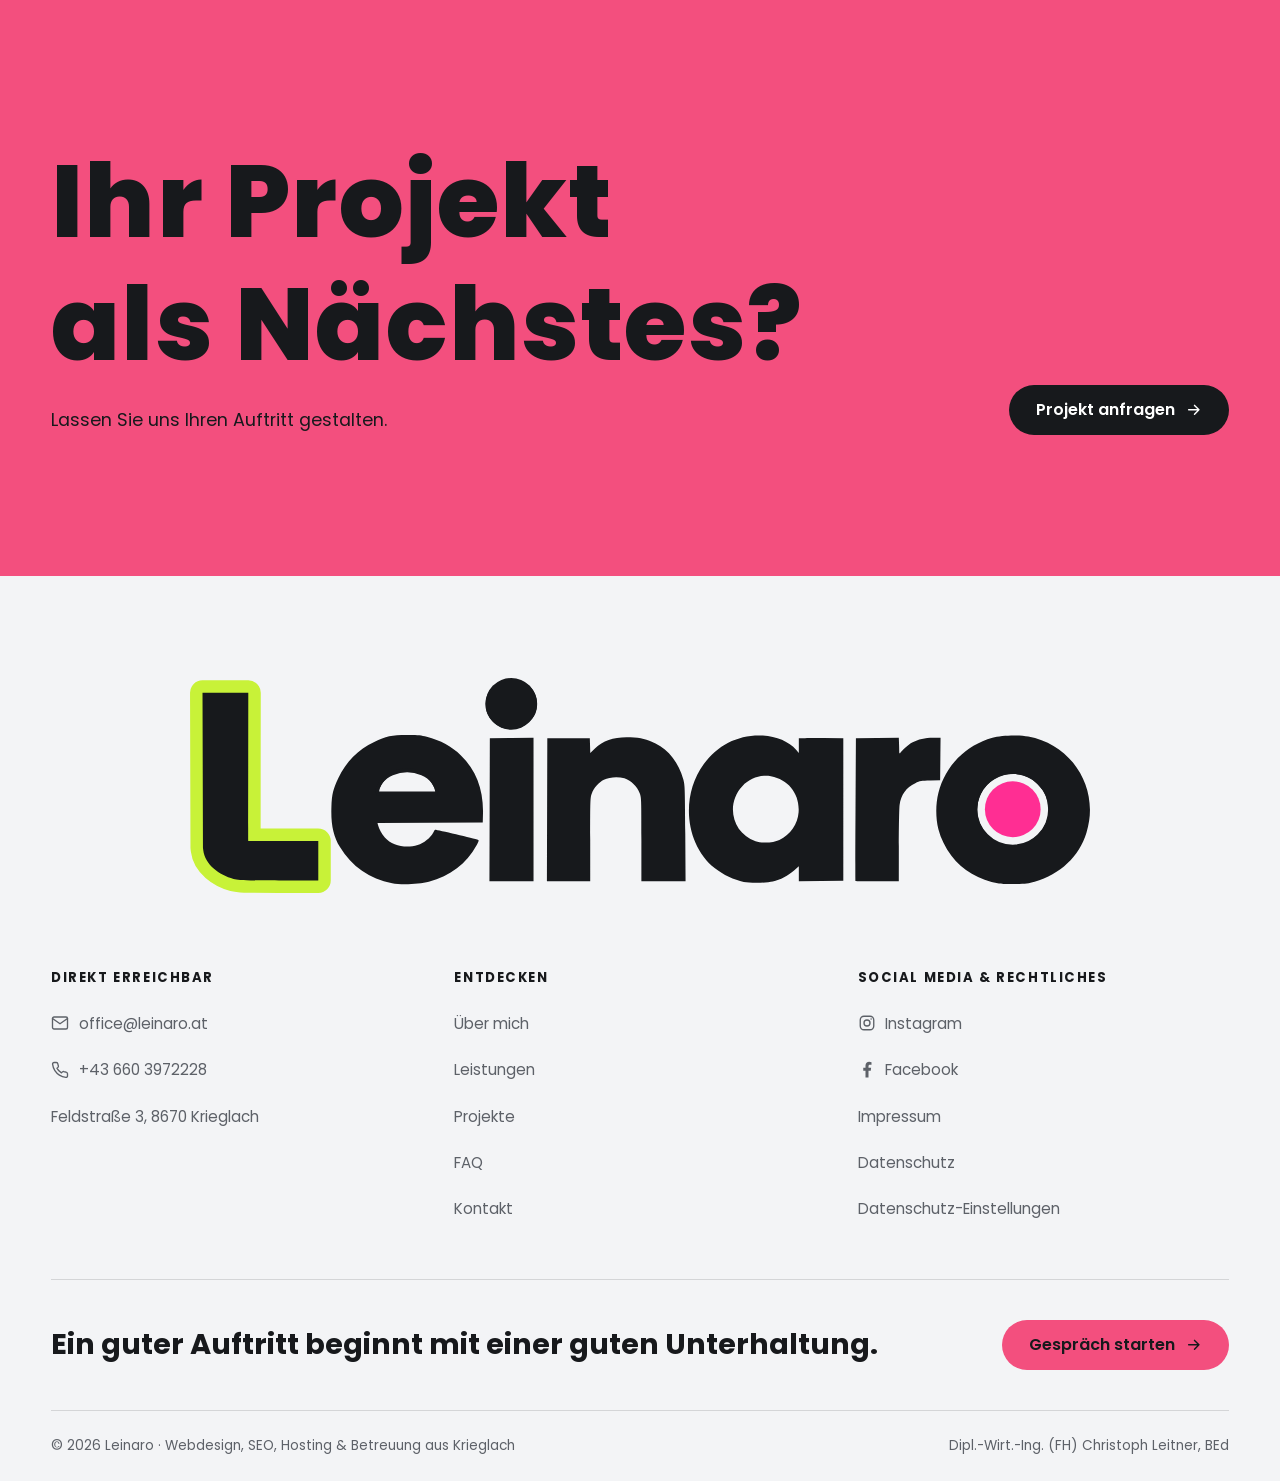
<file: hairdesign-barbara-leitner.html>
<!doctype html>
<html lang="de" class="no-js">
  <head>
    <meta charset="utf-8">
    <meta name="viewport" content="width=device-width, initial-scale=1">
    <title>Webdesign für Hairdesign Barbara Leitner | Leinaro</title>
    <meta name="description" content="Referenzprojekt von Leinaro: Webdesign und Entwicklung für Hairdesign Barbara Leitner in Krieglach – ein persönlicher Auftritt für erstklassiges Friseurhandwerk im Mürztal.">
    <link rel="canonical" href="https://leinaro.at/hairdesign-barbara-leitner.html">
    <meta name="theme-color" content="#17191c">
    <meta property="og:type" content="website">
    <meta property="og:locale" content="de_AT">
    <meta property="og:site_name" content="Leinaro">
    <meta property="og:title" content="Webdesign für Hairdesign Barbara Leitner | Leinaro">
    <meta property="og:description" content="Referenzprojekt von Leinaro: Webdesign und Entwicklung für Hairdesign Barbara Leitner in Krieglach – ein persönlicher Auftritt für erstklassiges Friseurhandwerk im Mürztal.">
    <meta property="og:url" content="https://leinaro.at/hairdesign-barbara-leitner.html">
    <meta property="og:image" content="https://leinaro.at/images/leinaro-social-1200x630.jpg">
    <meta property="og:image:width" content="1200">
    <meta property="og:image:height" content="630">
    <meta property="og:image:alt" content="Leinaro – Websites mit Charakter. Webdesign, SEO, Hosting und Betreuung aus Krieglach.">
    <meta name="twitter:card" content="summary_large_image">
    <link rel="icon" href="favicon.ico" sizes="48x48">
    <link rel="icon" href="favicon.svg" type="image/svg+xml">
    <link rel="apple-touch-icon" href="apple-touch-icon.png">
    <link rel="manifest" href="site.webmanifest">
    <link rel="preload" href="fonts/poppins-800.woff2" as="font" type="font/woff2" crossorigin>
    <link rel="stylesheet" href="css/style.css?v=20261118v1">
    <script src="js/script.js?v=20261118v1"></script>
  </head>
  <body>
    <a class="skip-link" href="#main">Zum Inhalt springen</a>

    <header class="site-header">
      <div class="container site-header__inner">
        <a class="brand" href="index.html" aria-label="Leinaro – zur Startseite">
          <img src="images/leinaro-logo.svg" width="140" height="33" alt="Leinaro">
        </a>
        <nav class="nav" aria-label="Hauptnavigation">
          <ul class="nav__list">
            <li><a class="nav__link" href="index.html">Start</a></li>
            <li><a class="nav__link" href="ueber-uns.html">Über mich</a></li>
            <li class="nav__item--sub">
              <button class="nav__link" type="button" aria-expanded="false" aria-controls="submenu-leistungen">Leistungen <svg viewBox="0 0 24 24" fill="none" stroke="currentColor" stroke-width="2.2" stroke-linecap="round" stroke-linejoin="round" aria-hidden="true"><path d="M6 9l6 6 6-6"/></svg></button>
              <ul class="submenu" id="submenu-leistungen">
                <li><a class="submenu__item" href="webdesign.html"><span class="submenu__icon"><svg viewBox="0 0 24 24" fill="none" stroke="currentColor" stroke-width="1.8" stroke-linecap="round" stroke-linejoin="round" aria-hidden="true"><rect x="3" y="4" width="18" height="16" rx="2.5"/><path d="M3 9h18M6.5 6.5h.01M9.5 6.5h.01M8 13h8M8 16.5h5"/></svg></span><span class="submenu__text"><strong>Webdesign &amp; Entwicklung</strong><small>Individuelle Websites mit Charakter</small></span></a></li>
                <li><a class="submenu__item" href="seo.html"><span class="submenu__icon"><svg viewBox="0 0 24 24" fill="none" stroke="currentColor" stroke-width="1.8" stroke-linecap="round" stroke-linejoin="round" aria-hidden="true"><circle cx="11" cy="11" r="7"/><path d="M20 20l-4-4M8 12.5l2-2 1.8 1.6 2.2-2.6"/></svg></span><span class="submenu__text"><strong>SEO &amp; Sichtbarkeit</strong><small>Von den Richtigen gefunden werden</small></span></a></li>
                <li><a class="submenu__item" href="domain-hosting.html"><span class="submenu__icon"><svg viewBox="0 0 24 24" fill="none" stroke="currentColor" stroke-width="1.8" stroke-linecap="round" stroke-linejoin="round" aria-hidden="true"><circle cx="12" cy="12" r="9"/><path d="M3 12h18M12 3a14 14 0 0 1 0 18M12 3a14 14 0 0 0 0 18"/></svg></span><span class="submenu__text"><strong>Domain &amp; Hosting</strong><small>Webadresse, Hosting und sicherer Start</small></span></a></li>
                <li><a class="submenu__item" href="betreuung.html"><span class="submenu__icon"><svg viewBox="0 0 24 24" fill="none" stroke="currentColor" stroke-width="1.8" stroke-linecap="round" stroke-linejoin="round" aria-hidden="true"><path d="M12 3l7 3v5c0 4.5-3 8.3-7 10-4-1.7-7-5.5-7-10V6z"/><path d="M9 12l2 2 4-4"/></svg></span><span class="submenu__text"><strong>Wartung &amp; Betreuung</strong><small>Updates, Backups und persönlicher Support</small></span></a></li>
                <li class="submenu__all"><a href="leistungen.html">Alle Leistungen im Überblick <span><svg viewBox="0 0 24 24" fill="none" stroke="currentColor" stroke-width="2" stroke-linecap="round" stroke-linejoin="round" aria-hidden="true"><path d="M5 12h14M13 6l6 6-6 6"/></svg></span></a></li>
              </ul>
            </li>
            <li><a class="nav__link" href="referenzen.html" aria-current="page">Projekte</a></li>
            <li><a class="nav__link" href="faq.html">FAQ</a></li>
          </ul>
          <a class="btn btn--dark btn--nav" href="kontakt.html">Projekt anfragen</a>
          <button class="menu-toggle" type="button" aria-expanded="false" aria-controls="mobile-menu" aria-label="Menü öffnen"><span></span><span></span></button>
        </nav>
      </div>
    </header>

    <div class="mobile-menu" id="mobile-menu" aria-hidden="true">
      <ul class="mobile-menu__list">
        <li><a href="index.html">Start</a></li>
        <li><a href="ueber-uns.html">Über mich</a></li>
        <li class="mobile-menu__group"><button class="mobile-menu__toggle" type="button" aria-expanded="false" aria-controls="mobile-sub-leistungen">Leistungen <svg viewBox="0 0 24 24" fill="none" stroke="currentColor" stroke-width="2.4" stroke-linecap="round" stroke-linejoin="round" aria-hidden="true"><path d="M6 9l6 6 6-6"/></svg></button>
        <ul class="mobile-menu__sub" id="mobile-sub-leistungen" hidden>
          <li><a href="webdesign.html">Webdesign &amp; Entwicklung</a></li>
          <li><a href="seo.html">SEO &amp; Sichtbarkeit</a></li>
          <li><a href="domain-hosting.html">Domain &amp; Hosting</a></li>
          <li><a href="betreuung.html">Wartung &amp; Betreuung</a></li>
          <li class="mobile-menu__all"><a href="leistungen.html">Alle Leistungen im Überblick</a></li>
        </ul></li>
        <li><a href="referenzen.html">Projekte</a></li>
        <li><a href="faq.html">FAQ</a></li>
        <li><a href="kontakt.html">Kontakt</a></li>
      </ul>
      <div class="mobile-menu__meta">
        <a href="tel:+436603972228">+43 660 3972228</a>
        <a href="mailto:office@leinaro.at">office@leinaro.at</a>
        <span>Feldstraße 3, 8670 Krieglach</span>
      </div>
    </div>

    <main id="main">

      <section class="page-hero" data-header="dark">
        <div class="scene__art">
          <img src="images/optimized/hairdesign-laptop-mockup-1200.webp" srcset="images/optimized/hairdesign-laptop-mockup-480.webp 480w, images/optimized/hairdesign-laptop-mockup-800.webp 800w, images/optimized/hairdesign-laptop-mockup-1200.webp 1200w, images/optimized/hairdesign-laptop-mockup-1536.webp 1536w" sizes="(max-aspect-ratio: 16/9) 178vh, 100vw" width="1536" height="1024" alt="Laptop mit der Website von Hairdesign Barbara Leitner in einem Friseursalon" decoding="async" class="scene__img" fetchpriority="high" style="--fx-m: 50%;">
        </div>
        <div class="scene__shade" aria-hidden="true"></div>
        <div class="scene__content">
          <div>
            <p class="eyebrow">Referenz · 2026 · Krieglach</p>
            <h1 class="scene__title display">
              <span class="line"><span>Hairdesign</span></span>
              <span class="line"><span>Barbara Leitner</span></span>
            </h1>
          </div>
          <div class="scene__aside">
            <p>Stil hat eine Bühne: ein persönlicher Webauftritt für erstklassiges Friseurhandwerk im Mürztal.</p><a class="btn btn--pink" href="https://www.hairdesign-leitner.at/" target="_blank" rel="noopener noreferrer">Website besuchen <svg viewBox="0 0 24 24" fill="none" stroke="currentColor" stroke-width="2" stroke-linecap="round" stroke-linejoin="round" aria-hidden="true"><path d="M5 12h14M13 6l6 6-6 6"/></svg></a>
          </div>
        </div>
      </section>

      <section class="section" data-header="light" aria-labelledby="case-title">
        <div class="container">
          <dl class="facts reveal">
            <div><dt>Leistung</dt><dd>Webdesign &amp; Entwicklung</dd></div>
            <div><dt>Ort</dt><dd>Krieglach</dd></div>
            <div><dt>Jahr</dt><dd>2026</dd></div>
          </dl>
          <div class="split split--top" style="margin-top: clamp(3rem, 6vw, 5rem);">
            <div class="reveal">
              <p class="eyebrow">Das Projekt</p>
              <h2 class="h-xl" id="case-title">Eine Geschichte, die <span class="accent">Persönlichkeit</span> hat.</h2>
            </div>
            <div class="reveal reveal-delay-1">
              <p class="lead">Seit der Gründung im Dezember 1999 steht Hairdesign Barbara Leitner für erstklassiges Friseurhandwerk im Mürztal.</p>
              <p>Was als kleiner Betrieb begann, ist zu einem eingespielten Team mit gemeinsamer Leidenschaft geworden. Der Webauftritt soll genau das vermitteln: persönliche Beratung, fachliches Können und einen Ort, an dem sich Kundinnen und Kunden wohlfühlen.</p>
              <div class="btn-row"><a class="btn btn--dark" href="https://www.hairdesign-leitner.at/" target="_blank" rel="noopener noreferrer">Website besuchen <svg viewBox="0 0 24 24" fill="none" stroke="currentColor" stroke-width="2" stroke-linecap="round" stroke-linejoin="round" aria-hidden="true"><path d="M5 12h14M13 6l6 6-6 6"/></svg></a><a class="btn btn--ghost" href="referenzen.html">Alle Projekte</a></div>
            </div>
          </div>
        </div>
      </section>

      <section class="cta-band" data-header="light">
        <div class="container cta-band__inner">
          <div>
            <h2 class="display reveal">Ihr Projekt<br>als Nächstes?</h2>
            <p class="reveal">Lassen Sie uns Ihren Auftritt gestalten.</p>
          </div>
          <a class="btn btn--dark reveal" href="kontakt.html">Projekt anfragen <svg viewBox="0 0 24 24" fill="none" stroke="currentColor" stroke-width="2" stroke-linecap="round" stroke-linejoin="round" aria-hidden="true"><path d="M5 12h14M13 6l6 6-6 6"/></svg></a>
        </div>
      </section>
    </main>

    <footer class="site-footer" data-header="light">
      <div class="container">
        <a class="footer__brand" href="index.html" aria-label="Leinaro – zur Startseite">
          <img src="images/leinaro-logo.svg" width="900" height="215" alt="Leinaro" loading="lazy">
        </a>

        <div class="footer__grid">
          <div>
            <h2 class="footer__title">Direkt erreichbar</h2>
            <ul class="footer__list">
              <li><a href="mailto:office@leinaro.at"><svg viewBox="0 0 24 24" fill="none" stroke="currentColor" stroke-width="1.8" stroke-linecap="round" stroke-linejoin="round" aria-hidden="true"><rect x="2" y="4" width="20" height="16" rx="2"/><path d="M22 6l-10 7L2 6"/></svg>office@leinaro.at</a></li>
              <li><a href="tel:+436603972228"><svg viewBox="0 0 24 24" fill="none" stroke="currentColor" stroke-width="1.8" stroke-linecap="round" stroke-linejoin="round" aria-hidden="true"><path d="M22 16.9v3a2 2 0 0 1-2.2 2 19.8 19.8 0 0 1-8.6-3.1 19.5 19.5 0 0 1-6-6A19.8 19.8 0 0 1 2.1 4.2 2 2 0 0 1 4.1 2h3a2 2 0 0 1 2 1.7c.1.9.4 1.8.7 2.7a2 2 0 0 1-.5 2.1L8 9.8a16 16 0 0 0 6 6l1.3-1.3a2 2 0 0 1 2.1-.4c.9.3 1.8.6 2.7.7a2 2 0 0 1 1.7 2z"/></svg>+43 660 3972228</a></li>
              <li><span>Feldstraße 3, 8670 Krieglach</span></li>
            </ul>
          </div>
          <div>
            <h2 class="footer__title">Entdecken</h2>
            <ul class="footer__list">
              <li><a href="ueber-uns.html">Über mich</a></li>
              <li><a href="leistungen.html">Leistungen</a></li>
              <li><a href="referenzen.html">Projekte</a></li>
              <li><a href="faq.html">FAQ</a></li>
              <li><a href="kontakt.html">Kontakt</a></li>
            </ul>
          </div>
          <div>
            <h2 class="footer__title">Social Media &amp; Rechtliches</h2>
            <ul class="footer__list">
              <li><a class="social social--ig" href="https://www.instagram.com/leinaro.at/" target="_blank" rel="noopener noreferrer" aria-label="Instagram öffnen (neuer Tab)"><svg viewBox="0 0 24 24" fill="none" stroke="currentColor" stroke-width="1.8" aria-hidden="true"><defs><linearGradient id="ig-gradient" x1="3" y1="21" x2="21" y2="3" gradientUnits="userSpaceOnUse"><stop offset="0" stop-color="#feda75"/><stop offset="0.3" stop-color="#fa7e1e"/><stop offset="0.55" stop-color="#d62976"/><stop offset="0.8" stop-color="#962fbf"/><stop offset="1" stop-color="#4f5bd5"/></linearGradient></defs><rect class="ig-shape" x="3" y="3" width="18" height="18" rx="5"/><circle class="ig-shape" cx="12" cy="12" r="4"/><circle class="ig-dot" cx="17.5" cy="6.5" r="1" fill="currentColor" stroke="none"/></svg>Instagram</a></li>
              <li><a class="social social--fb" href="https://www.facebook.com/profile.php?id=61596282575799" target="_blank" rel="noopener noreferrer" aria-label="Facebook öffnen (neuer Tab)"><svg viewBox="0 0 24 24" fill="currentColor" aria-hidden="true"><path d="M14 22v-9h3l.5-4H14V7c0-1.2.4-2 2-2h2V1.5A25 25 0 0 0 15 1c-3 0-5 1.8-5 5v3H7v4h3v9z"/></svg>Facebook</a></li>
              <li><a href="impressum.html">Impressum</a></li>
              <li><a href="datenschutz.html">Datenschutz</a></li>
              <li><button type="button" data-privacy-open aria-haspopup="dialog">Datenschutz-Einstellungen</button></li>
            </ul>
          </div>
        </div>

        <div class="footer__cta">
          <p>Ein guter Auftritt beginnt mit einer guten Unterhaltung.</p>
          <a class="btn btn--pink" href="kontakt.html">Gespräch starten <svg viewBox="0 0 24 24" fill="none" stroke="currentColor" stroke-width="2" stroke-linecap="round" stroke-linejoin="round" aria-hidden="true"><path d="M5 12h14M13 6l6 6-6 6"/></svg></a>
        </div>

        <div class="footer__bottom">
          <p>© <span data-year>2026</span> Leinaro · Webdesign, SEO, Hosting &amp; Betreuung aus Krieglach</p>
          <p>Dipl.-Wirt.-Ing. (FH) Christoph Leitner, BEd</p>
        </div>
      </div>
    </footer>

    <div class="privacy-note" id="privacy-note" role="dialog" aria-labelledby="privacy-title" aria-describedby="privacy-text" hidden>
      <p class="eyebrow">Ihre Privatsphäre</p>
      <h2 id="privacy-title" tabindex="-1">Datenschutz. Kurz erklärt.</h2>
      <p id="privacy-text">Diese Website nutzt keine Analyse- oder Marketing-Cookies. Formulardaten werden erst beim Absenden an Web3Forms übermittelt. Mit „Verstanden“ speichern wir ausschließlich, dass Sie diesen Hinweis bestätigt haben. Er bleibt dann auf allen Unterseiten ausgeblendet, bis Sie die Auswahl zurücksetzen oder Ihre Browserdaten löschen.</p>
      <p class="note" data-privacy-status role="status" hidden></p>
      <div class="btn-row">
        <button class="btn btn--pink" type="button" data-privacy-accept>Verstanden</button>
        <button class="btn btn--ghost" type="button" data-privacy-withdraw hidden>Gespeicherte Auswahl löschen</button>
        <a class="btn btn--ghost" href="datenschutz.html">Datenschutz lesen</a>
      </div>
    </div>
  </body>
</html>
</file>
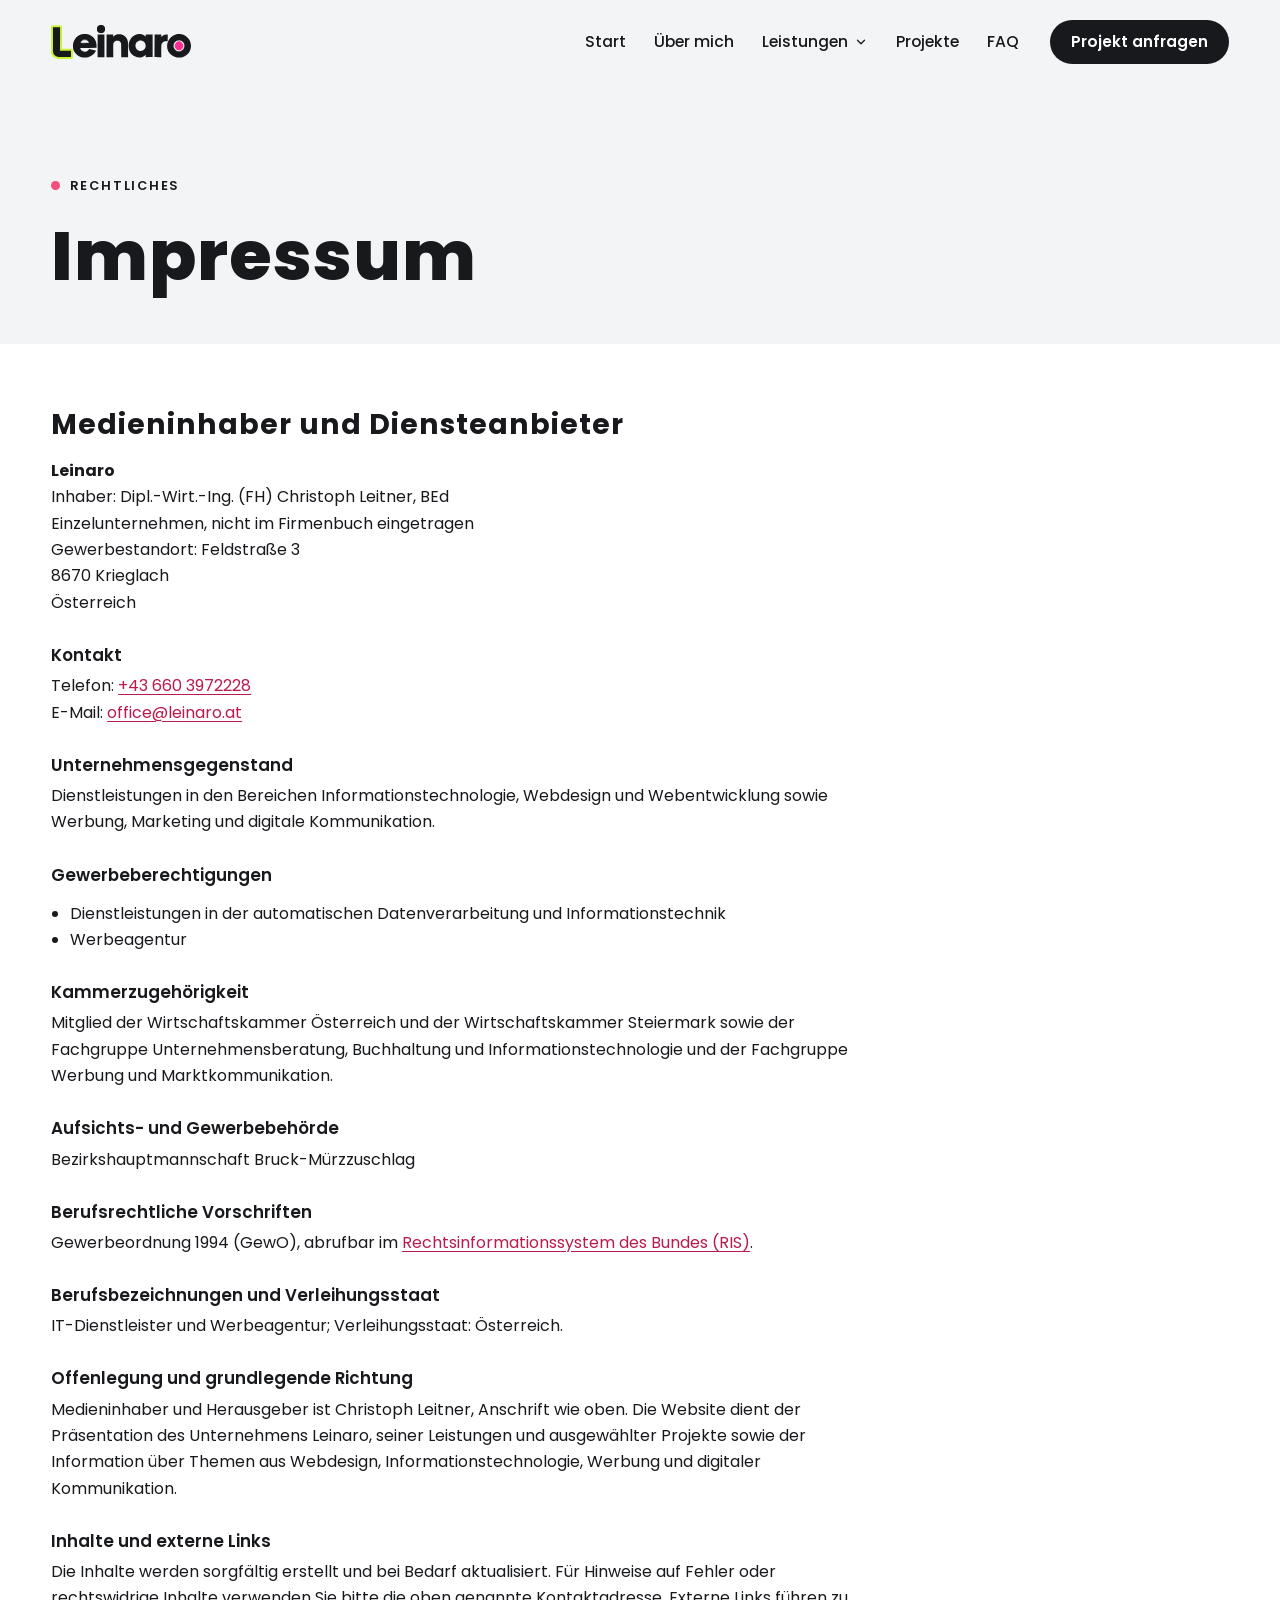
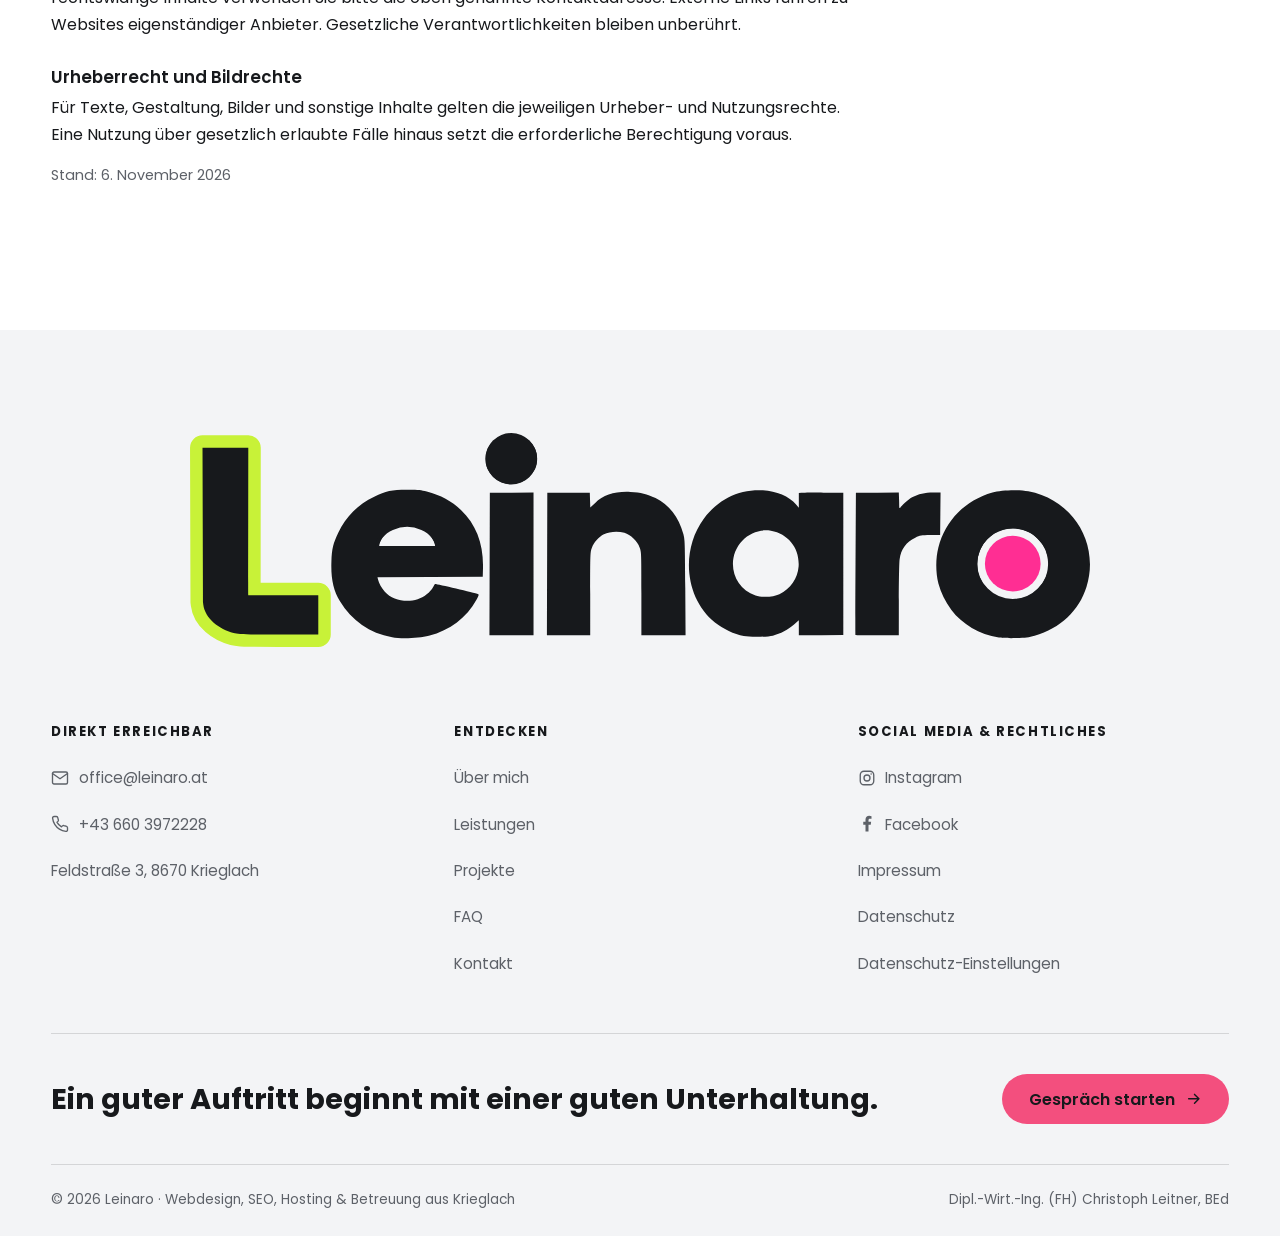
<file: impressum.html>
<!doctype html>
<html lang="de" class="no-js">
  <head>
    <meta charset="utf-8">
    <meta name="viewport" content="width=device-width, initial-scale=1">
    <title>Impressum | Leinaro</title>
    <meta name="description" content="Impressum von Leinaro – Webdesign, SEO, Hosting und Betreuung, Inhaber Christoph Leitner, Feldstraße 3, 8670 Krieglach.">
    <link rel="canonical" href="https://leinaro.at/impressum.html">
    <meta name="theme-color" content="#17191c">
    <meta property="og:type" content="website">
    <meta property="og:locale" content="de_AT">
    <meta property="og:site_name" content="Leinaro">
    <meta property="og:title" content="Impressum | Leinaro">
    <meta property="og:description" content="Impressum von Leinaro – Webdesign, SEO, Hosting und Betreuung, Inhaber Christoph Leitner, Feldstraße 3, 8670 Krieglach.">
    <meta property="og:url" content="https://leinaro.at/impressum.html">
    <meta property="og:image" content="https://leinaro.at/images/leinaro-social-1200x630.jpg">
    <meta property="og:image:width" content="1200">
    <meta property="og:image:height" content="630">
    <meta property="og:image:alt" content="Leinaro – Websites mit Charakter. Webdesign, SEO, Hosting und Betreuung aus Krieglach.">
    <meta name="twitter:card" content="summary_large_image">
    <link rel="icon" href="favicon.ico" sizes="48x48">
    <link rel="icon" href="favicon.svg" type="image/svg+xml">
    <link rel="apple-touch-icon" href="apple-touch-icon.png">
    <link rel="manifest" href="site.webmanifest">
    <link rel="preload" href="fonts/poppins-800.woff2" as="font" type="font/woff2" crossorigin>
    <link rel="stylesheet" href="css/style.css?v=20261118v1">
    <script src="js/script.js?v=20261118v1"></script>
  </head>
  <body>
    <a class="skip-link" href="#main">Zum Inhalt springen</a>

    <header class="site-header">
      <div class="container site-header__inner">
        <a class="brand" href="index.html" aria-label="Leinaro – zur Startseite">
          <img src="images/leinaro-logo.svg" width="140" height="33" alt="Leinaro">
        </a>
        <nav class="nav" aria-label="Hauptnavigation">
          <ul class="nav__list">
            <li><a class="nav__link" href="index.html">Start</a></li>
            <li><a class="nav__link" href="ueber-uns.html">Über mich</a></li>
            <li class="nav__item--sub">
              <button class="nav__link" type="button" aria-expanded="false" aria-controls="submenu-leistungen">Leistungen <svg viewBox="0 0 24 24" fill="none" stroke="currentColor" stroke-width="2.2" stroke-linecap="round" stroke-linejoin="round" aria-hidden="true"><path d="M6 9l6 6 6-6"/></svg></button>
              <ul class="submenu" id="submenu-leistungen">
                <li><a class="submenu__item" href="webdesign.html"><span class="submenu__icon"><svg viewBox="0 0 24 24" fill="none" stroke="currentColor" stroke-width="1.8" stroke-linecap="round" stroke-linejoin="round" aria-hidden="true"><rect x="3" y="4" width="18" height="16" rx="2.5"/><path d="M3 9h18M6.5 6.5h.01M9.5 6.5h.01M8 13h8M8 16.5h5"/></svg></span><span class="submenu__text"><strong>Webdesign &amp; Entwicklung</strong><small>Individuelle Websites mit Charakter</small></span></a></li>
                <li><a class="submenu__item" href="seo.html"><span class="submenu__icon"><svg viewBox="0 0 24 24" fill="none" stroke="currentColor" stroke-width="1.8" stroke-linecap="round" stroke-linejoin="round" aria-hidden="true"><circle cx="11" cy="11" r="7"/><path d="M20 20l-4-4M8 12.5l2-2 1.8 1.6 2.2-2.6"/></svg></span><span class="submenu__text"><strong>SEO &amp; Sichtbarkeit</strong><small>Von den Richtigen gefunden werden</small></span></a></li>
                <li><a class="submenu__item" href="domain-hosting.html"><span class="submenu__icon"><svg viewBox="0 0 24 24" fill="none" stroke="currentColor" stroke-width="1.8" stroke-linecap="round" stroke-linejoin="round" aria-hidden="true"><circle cx="12" cy="12" r="9"/><path d="M3 12h18M12 3a14 14 0 0 1 0 18M12 3a14 14 0 0 0 0 18"/></svg></span><span class="submenu__text"><strong>Domain &amp; Hosting</strong><small>Webadresse, Hosting und sicherer Start</small></span></a></li>
                <li><a class="submenu__item" href="betreuung.html"><span class="submenu__icon"><svg viewBox="0 0 24 24" fill="none" stroke="currentColor" stroke-width="1.8" stroke-linecap="round" stroke-linejoin="round" aria-hidden="true"><path d="M12 3l7 3v5c0 4.5-3 8.3-7 10-4-1.7-7-5.5-7-10V6z"/><path d="M9 12l2 2 4-4"/></svg></span><span class="submenu__text"><strong>Wartung &amp; Betreuung</strong><small>Updates, Backups und persönlicher Support</small></span></a></li>
                <li class="submenu__all"><a href="leistungen.html">Alle Leistungen im Überblick <span><svg viewBox="0 0 24 24" fill="none" stroke="currentColor" stroke-width="2" stroke-linecap="round" stroke-linejoin="round" aria-hidden="true"><path d="M5 12h14M13 6l6 6-6 6"/></svg></span></a></li>
              </ul>
            </li>
            <li><a class="nav__link" href="referenzen.html">Projekte</a></li>
            <li><a class="nav__link" href="faq.html">FAQ</a></li>
          </ul>
          <a class="btn btn--dark btn--nav" href="kontakt.html">Projekt anfragen</a>
          <button class="menu-toggle" type="button" aria-expanded="false" aria-controls="mobile-menu" aria-label="Menü öffnen"><span></span><span></span></button>
        </nav>
      </div>
    </header>

    <div class="mobile-menu" id="mobile-menu" aria-hidden="true">
      <ul class="mobile-menu__list">
        <li><a href="index.html">Start</a></li>
        <li><a href="ueber-uns.html">Über mich</a></li>
        <li class="mobile-menu__group"><button class="mobile-menu__toggle" type="button" aria-expanded="false" aria-controls="mobile-sub-leistungen">Leistungen <svg viewBox="0 0 24 24" fill="none" stroke="currentColor" stroke-width="2.4" stroke-linecap="round" stroke-linejoin="round" aria-hidden="true"><path d="M6 9l6 6 6-6"/></svg></button>
        <ul class="mobile-menu__sub" id="mobile-sub-leistungen" hidden>
          <li><a href="webdesign.html">Webdesign &amp; Entwicklung</a></li>
          <li><a href="seo.html">SEO &amp; Sichtbarkeit</a></li>
          <li><a href="domain-hosting.html">Domain &amp; Hosting</a></li>
          <li><a href="betreuung.html">Wartung &amp; Betreuung</a></li>
          <li class="mobile-menu__all"><a href="leistungen.html">Alle Leistungen im Überblick</a></li>
        </ul></li>
        <li><a href="referenzen.html">Projekte</a></li>
        <li><a href="faq.html">FAQ</a></li>
        <li><a href="kontakt.html">Kontakt</a></li>
      </ul>
      <div class="mobile-menu__meta">
        <a href="tel:+436603972228">+43 660 3972228</a>
        <a href="mailto:office@leinaro.at">office@leinaro.at</a>
        <span>Feldstraße 3, 8670 Krieglach</span>
      </div>
    </div>

    <main id="main">

      <section class="legal-hero" data-header="light">
        <div class="container">
          <p class="eyebrow">Rechtliches</p>
          <h1 class="h-xl">Impressum</h1>
        </div>
      </section>
      <section class="section" data-header="light" style="padding-top: clamp(2.5rem, 5vw, 4rem);">
        <article class="container"><div class="legal">
          <h2>Medieninhaber und Diensteanbieter</h2>
          <p>
            <strong>Leinaro</strong><br />Inhaber: Dipl.-Wirt.-Ing. (FH) Christoph Leitner, BEd<br />Einzelunternehmen,
            nicht im Firmenbuch eingetragen<br />Gewerbestandort: Feldstraße 3<br />8670
            Krieglach<br />Österreich
          </p>
          <h3>Kontakt</h3>
          <p>
            Telefon: <a href="tel:+436603972228">+43 660 3972228</a><br />E-Mail:
            <a href="mailto:office@leinaro.at">office@leinaro.at</a>
          </p>
          <h3>Unternehmensgegenstand</h3>
          <p>
            Dienstleistungen in den Bereichen Informationstechnologie, Webdesign und
            Webentwicklung sowie Werbung, Marketing und digitale Kommunikation.
          </p>
          <h3>Gewerbeberechtigungen</h3>
          <ul>
            <li>Dienstleistungen in der automatischen Datenverarbeitung und Informationstechnik</li>
            <li>Werbeagentur</li>
          </ul>
          <h3>Kammerzugehörigkeit</h3>
          <p>
            Mitglied der Wirtschaftskammer Österreich und der Wirtschaftskammer Steiermark sowie
            der Fachgruppe Unternehmensberatung, Buchhaltung und Informationstechnologie und der
            Fachgruppe Werbung und Marktkommunikation.
          </p>
          <h3>Aufsichts- und Gewerbebehörde</h3>
          <p>Bezirkshauptmannschaft Bruck-Mürzzuschlag</p>
          <h3>Berufsrechtliche Vorschriften</h3>
          <p>
            Gewerbeordnung 1994 (GewO), abrufbar im
            <a
              href="https://www.ris.bka.gv.at/GeltendeFassung.wxe?Abfrage=Bundesnormen&amp;Gesetzesnummer=10007517"
              target="_blank"
              rel="noopener noreferrer"
              >Rechtsinformationssystem des Bundes (RIS)</a
            >.
          </p>
          <h3>Berufsbezeichnungen und Verleihungsstaat</h3>
          <p>IT-Dienstleister und Werbeagentur; Verleihungsstaat: Österreich.</p>
          <h3>Offenlegung und grundlegende Richtung</h3>
          <p>
            Medieninhaber und Herausgeber ist Christoph Leitner, Anschrift wie oben. Die Website
            dient der Präsentation des Unternehmens Leinaro, seiner Leistungen und ausgewählter
            Projekte sowie der Information über Themen aus Webdesign, Informationstechnologie,
            Werbung und digitaler Kommunikation.
          </p>
          <h3>Inhalte und externe Links</h3>
          <p>
            Die Inhalte werden sorgfältig erstellt und bei Bedarf aktualisiert. Für Hinweise auf
            Fehler oder rechtswidrige Inhalte verwenden Sie bitte die oben genannte Kontaktadresse.
            Externe Links führen zu Websites eigenständiger Anbieter. Gesetzliche
            Verantwortlichkeiten bleiben unberührt.
          </p>
          <h3>Urheberrecht und Bildrechte</h3>
          <p>
            Für Texte, Gestaltung, Bilder und sonstige Inhalte gelten die jeweiligen Urheber- und
            Nutzungsrechte. Eine Nutzung über gesetzlich erlaubte Fälle hinaus setzt die
            erforderliche Berechtigung voraus.
          </p>
<p class="note">
            Stand: 6. November 2026
          </p>
        </div></article>
      </section>
    </main>

    <footer class="site-footer" data-header="light">
      <div class="container">
        <a class="footer__brand" href="index.html" aria-label="Leinaro – zur Startseite">
          <img src="images/leinaro-logo.svg" width="900" height="215" alt="Leinaro" loading="lazy">
        </a>

        <div class="footer__grid">
          <div>
            <h2 class="footer__title">Direkt erreichbar</h2>
            <ul class="footer__list">
              <li><a href="mailto:office@leinaro.at"><svg viewBox="0 0 24 24" fill="none" stroke="currentColor" stroke-width="1.8" stroke-linecap="round" stroke-linejoin="round" aria-hidden="true"><rect x="2" y="4" width="20" height="16" rx="2"/><path d="M22 6l-10 7L2 6"/></svg>office@leinaro.at</a></li>
              <li><a href="tel:+436603972228"><svg viewBox="0 0 24 24" fill="none" stroke="currentColor" stroke-width="1.8" stroke-linecap="round" stroke-linejoin="round" aria-hidden="true"><path d="M22 16.9v3a2 2 0 0 1-2.2 2 19.8 19.8 0 0 1-8.6-3.1 19.5 19.5 0 0 1-6-6A19.8 19.8 0 0 1 2.1 4.2 2 2 0 0 1 4.1 2h3a2 2 0 0 1 2 1.7c.1.9.4 1.8.7 2.7a2 2 0 0 1-.5 2.1L8 9.8a16 16 0 0 0 6 6l1.3-1.3a2 2 0 0 1 2.1-.4c.9.3 1.8.6 2.7.7a2 2 0 0 1 1.7 2z"/></svg>+43 660 3972228</a></li>
              <li><span>Feldstraße 3, 8670 Krieglach</span></li>
            </ul>
          </div>
          <div>
            <h2 class="footer__title">Entdecken</h2>
            <ul class="footer__list">
              <li><a href="ueber-uns.html">Über mich</a></li>
              <li><a href="leistungen.html">Leistungen</a></li>
              <li><a href="referenzen.html">Projekte</a></li>
              <li><a href="faq.html">FAQ</a></li>
              <li><a href="kontakt.html">Kontakt</a></li>
            </ul>
          </div>
          <div>
            <h2 class="footer__title">Social Media &amp; Rechtliches</h2>
            <ul class="footer__list">
              <li><a class="social social--ig" href="https://www.instagram.com/leinaro.at/" target="_blank" rel="noopener noreferrer" aria-label="Instagram öffnen (neuer Tab)"><svg viewBox="0 0 24 24" fill="none" stroke="currentColor" stroke-width="1.8" aria-hidden="true"><defs><linearGradient id="ig-gradient" x1="3" y1="21" x2="21" y2="3" gradientUnits="userSpaceOnUse"><stop offset="0" stop-color="#feda75"/><stop offset="0.3" stop-color="#fa7e1e"/><stop offset="0.55" stop-color="#d62976"/><stop offset="0.8" stop-color="#962fbf"/><stop offset="1" stop-color="#4f5bd5"/></linearGradient></defs><rect class="ig-shape" x="3" y="3" width="18" height="18" rx="5"/><circle class="ig-shape" cx="12" cy="12" r="4"/><circle class="ig-dot" cx="17.5" cy="6.5" r="1" fill="currentColor" stroke="none"/></svg>Instagram</a></li>
              <li><a class="social social--fb" href="https://www.facebook.com/profile.php?id=61596282575799" target="_blank" rel="noopener noreferrer" aria-label="Facebook öffnen (neuer Tab)"><svg viewBox="0 0 24 24" fill="currentColor" aria-hidden="true"><path d="M14 22v-9h3l.5-4H14V7c0-1.2.4-2 2-2h2V1.5A25 25 0 0 0 15 1c-3 0-5 1.8-5 5v3H7v4h3v9z"/></svg>Facebook</a></li>
              <li><a href="impressum.html">Impressum</a></li>
              <li><a href="datenschutz.html">Datenschutz</a></li>
              <li><button type="button" data-privacy-open aria-haspopup="dialog">Datenschutz-Einstellungen</button></li>
            </ul>
          </div>
        </div>

        <div class="footer__cta">
          <p>Ein guter Auftritt beginnt mit einer guten Unterhaltung.</p>
          <a class="btn btn--pink" href="kontakt.html">Gespräch starten <svg viewBox="0 0 24 24" fill="none" stroke="currentColor" stroke-width="2" stroke-linecap="round" stroke-linejoin="round" aria-hidden="true"><path d="M5 12h14M13 6l6 6-6 6"/></svg></a>
        </div>

        <div class="footer__bottom">
          <p>© <span data-year>2026</span> Leinaro · Webdesign, SEO, Hosting &amp; Betreuung aus Krieglach</p>
          <p>Dipl.-Wirt.-Ing. (FH) Christoph Leitner, BEd</p>
        </div>
      </div>
    </footer>

    <div class="privacy-note" id="privacy-note" role="dialog" aria-labelledby="privacy-title" aria-describedby="privacy-text" hidden>
      <p class="eyebrow">Ihre Privatsphäre</p>
      <h2 id="privacy-title" tabindex="-1">Datenschutz. Kurz erklärt.</h2>
      <p id="privacy-text">Diese Website nutzt keine Analyse- oder Marketing-Cookies. Formulardaten werden erst beim Absenden an Web3Forms übermittelt. Mit „Verstanden“ speichern wir ausschließlich, dass Sie diesen Hinweis bestätigt haben. Er bleibt dann auf allen Unterseiten ausgeblendet, bis Sie die Auswahl zurücksetzen oder Ihre Browserdaten löschen.</p>
      <p class="note" data-privacy-status role="status" hidden></p>
      <div class="btn-row">
        <button class="btn btn--pink" type="button" data-privacy-accept>Verstanden</button>
        <button class="btn btn--ghost" type="button" data-privacy-withdraw hidden>Gespeicherte Auswahl löschen</button>
        <a class="btn btn--ghost" href="datenschutz.html">Datenschutz lesen</a>
      </div>
    </div>
  </body>
</html>
</file>
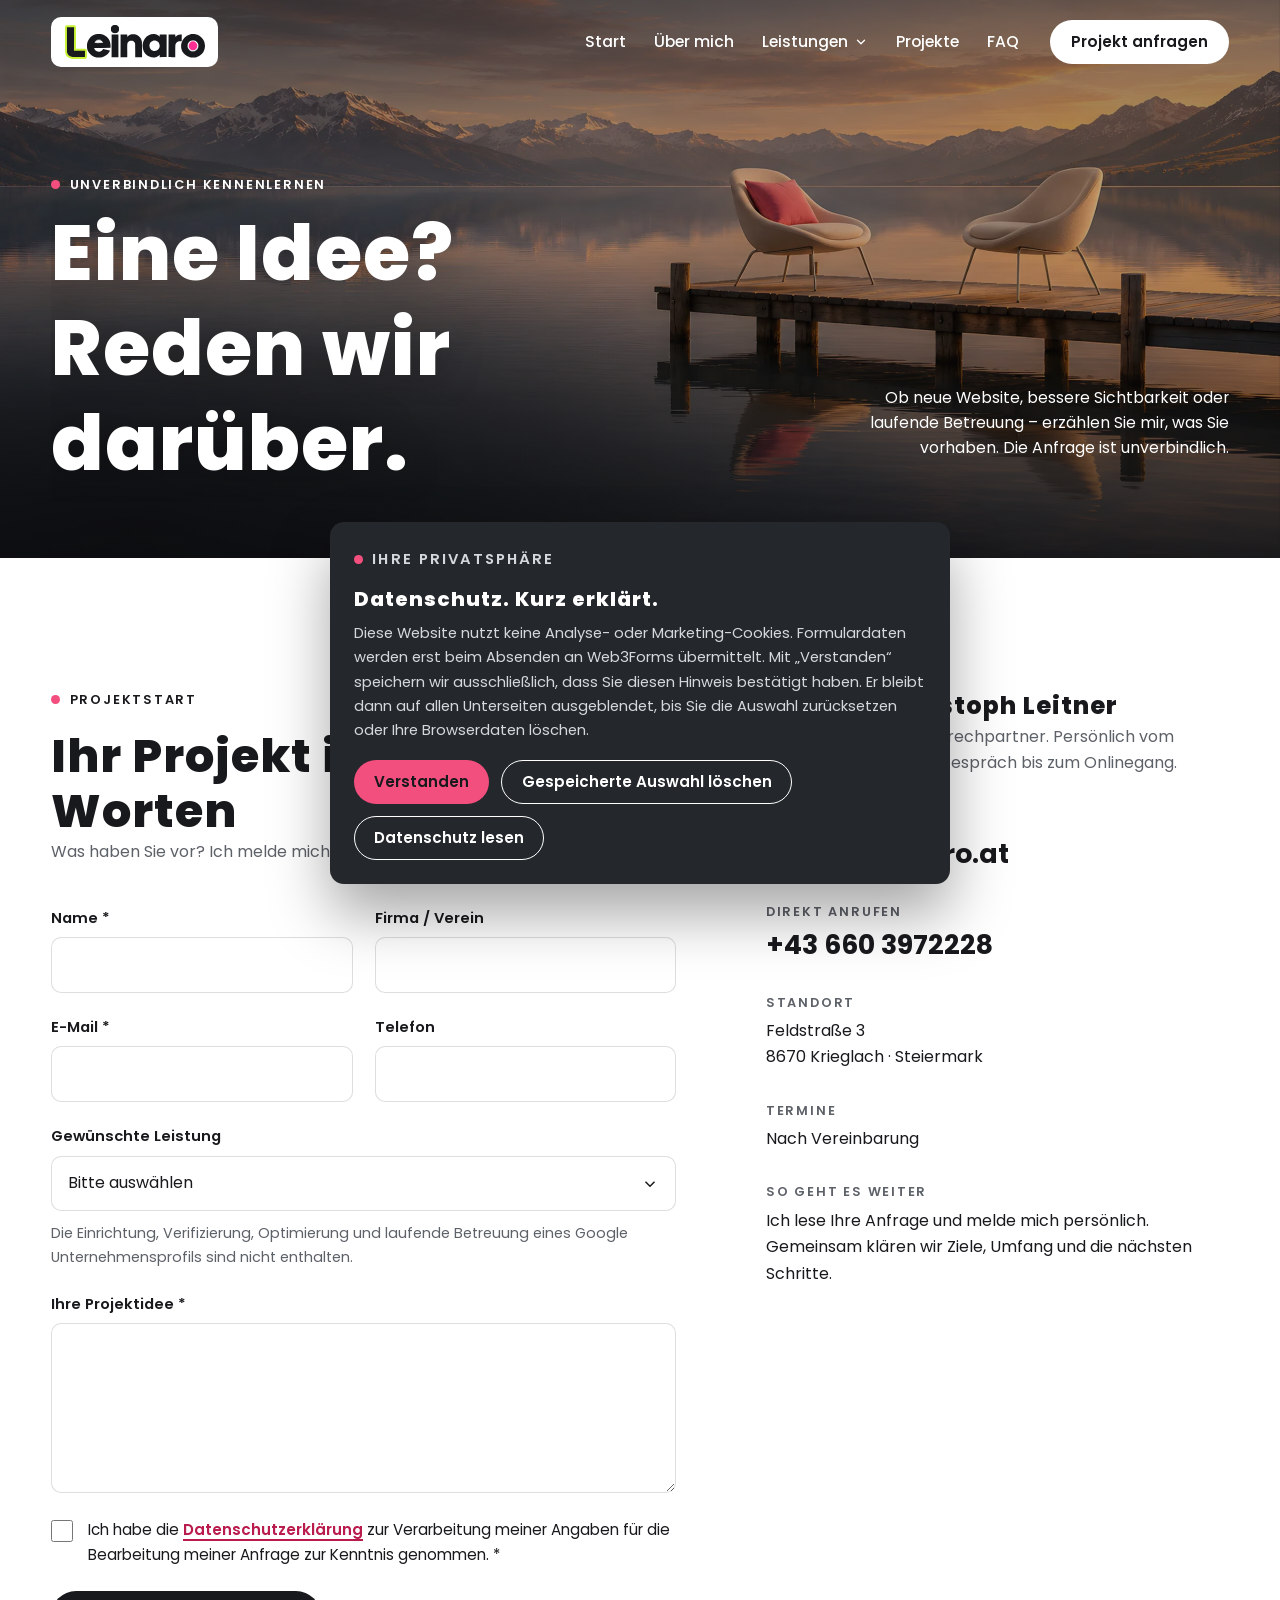
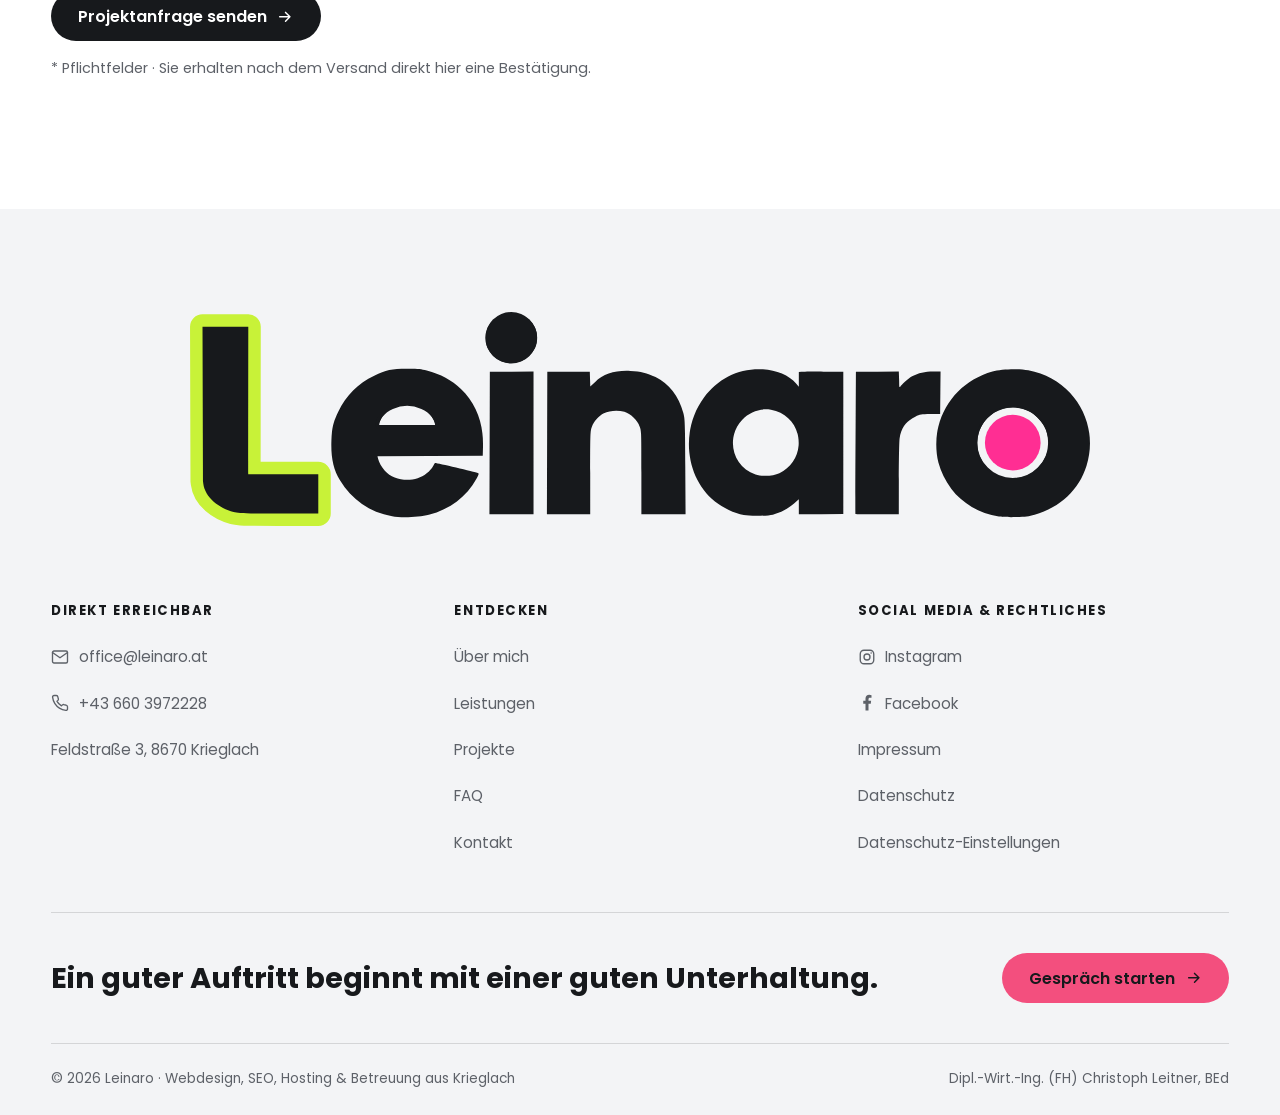
<file: kontakt.html>
<!doctype html>
<html lang="de" class="no-js">
  <head>
    <meta charset="utf-8">
    <meta name="viewport" content="width=device-width, initial-scale=1">
    <title>Kontakt &amp; Webdesign-Projekt anfragen | Leinaro</title>
    <meta name="description" content="Kontakt zu Leinaro in Krieglach: Projekt unverbindlich anfragen, per E-Mail an office@leinaro.at schreiben oder direkt unter +43 660 3972228 anrufen – persönliche Rückmeldung garantiert.">
    <link rel="canonical" href="https://leinaro.at/kontakt.html">
    <meta name="theme-color" content="#17191c">
    <meta property="og:type" content="website">
    <meta property="og:locale" content="de_AT">
    <meta property="og:site_name" content="Leinaro">
    <meta property="og:title" content="Kontakt &amp; Webdesign-Projekt anfragen | Leinaro">
    <meta property="og:description" content="Kontakt zu Leinaro in Krieglach: Projekt unverbindlich anfragen, per E-Mail an office@leinaro.at schreiben oder direkt unter +43 660 3972228 anrufen – persönliche Rückmeldung garantiert.">
    <meta property="og:url" content="https://leinaro.at/kontakt.html">
    <meta property="og:image" content="https://leinaro.at/images/leinaro-social-1200x630.jpg">
    <meta property="og:image:width" content="1200">
    <meta property="og:image:height" content="630">
    <meta property="og:image:alt" content="Leinaro – Websites mit Charakter. Webdesign, SEO, Hosting und Betreuung aus Krieglach.">
    <meta name="twitter:card" content="summary_large_image">
    <link rel="icon" href="favicon.ico" sizes="48x48">
    <link rel="icon" href="favicon.svg" type="image/svg+xml">
    <link rel="apple-touch-icon" href="apple-touch-icon.png">
    <link rel="manifest" href="site.webmanifest">
    <link rel="preload" href="fonts/poppins-800.woff2" as="font" type="font/woff2" crossorigin>
    <link rel="stylesheet" href="css/style.css?v=20261118v1">
    <script src="js/script.js?v=20261118v1"></script>
  </head>
  <body>
    <a class="skip-link" href="#main">Zum Inhalt springen</a>

    <header class="site-header">
      <div class="container site-header__inner">
        <a class="brand" href="index.html" aria-label="Leinaro – zur Startseite">
          <img src="images/leinaro-logo.svg" width="140" height="33" alt="Leinaro">
        </a>
        <nav class="nav" aria-label="Hauptnavigation">
          <ul class="nav__list">
            <li><a class="nav__link" href="index.html">Start</a></li>
            <li><a class="nav__link" href="ueber-uns.html">Über mich</a></li>
            <li class="nav__item--sub">
              <button class="nav__link" type="button" aria-expanded="false" aria-controls="submenu-leistungen">Leistungen <svg viewBox="0 0 24 24" fill="none" stroke="currentColor" stroke-width="2.2" stroke-linecap="round" stroke-linejoin="round" aria-hidden="true"><path d="M6 9l6 6 6-6"/></svg></button>
              <ul class="submenu" id="submenu-leistungen">
                <li><a class="submenu__item" href="webdesign.html"><span class="submenu__icon"><svg viewBox="0 0 24 24" fill="none" stroke="currentColor" stroke-width="1.8" stroke-linecap="round" stroke-linejoin="round" aria-hidden="true"><rect x="3" y="4" width="18" height="16" rx="2.5"/><path d="M3 9h18M6.5 6.5h.01M9.5 6.5h.01M8 13h8M8 16.5h5"/></svg></span><span class="submenu__text"><strong>Webdesign &amp; Entwicklung</strong><small>Individuelle Websites mit Charakter</small></span></a></li>
                <li><a class="submenu__item" href="seo.html"><span class="submenu__icon"><svg viewBox="0 0 24 24" fill="none" stroke="currentColor" stroke-width="1.8" stroke-linecap="round" stroke-linejoin="round" aria-hidden="true"><circle cx="11" cy="11" r="7"/><path d="M20 20l-4-4M8 12.5l2-2 1.8 1.6 2.2-2.6"/></svg></span><span class="submenu__text"><strong>SEO &amp; Sichtbarkeit</strong><small>Von den Richtigen gefunden werden</small></span></a></li>
                <li><a class="submenu__item" href="domain-hosting.html"><span class="submenu__icon"><svg viewBox="0 0 24 24" fill="none" stroke="currentColor" stroke-width="1.8" stroke-linecap="round" stroke-linejoin="round" aria-hidden="true"><circle cx="12" cy="12" r="9"/><path d="M3 12h18M12 3a14 14 0 0 1 0 18M12 3a14 14 0 0 0 0 18"/></svg></span><span class="submenu__text"><strong>Domain &amp; Hosting</strong><small>Webadresse, Hosting und sicherer Start</small></span></a></li>
                <li><a class="submenu__item" href="betreuung.html"><span class="submenu__icon"><svg viewBox="0 0 24 24" fill="none" stroke="currentColor" stroke-width="1.8" stroke-linecap="round" stroke-linejoin="round" aria-hidden="true"><path d="M12 3l7 3v5c0 4.5-3 8.3-7 10-4-1.7-7-5.5-7-10V6z"/><path d="M9 12l2 2 4-4"/></svg></span><span class="submenu__text"><strong>Wartung &amp; Betreuung</strong><small>Updates, Backups und persönlicher Support</small></span></a></li>
                <li class="submenu__all"><a href="leistungen.html">Alle Leistungen im Überblick <span><svg viewBox="0 0 24 24" fill="none" stroke="currentColor" stroke-width="2" stroke-linecap="round" stroke-linejoin="round" aria-hidden="true"><path d="M5 12h14M13 6l6 6-6 6"/></svg></span></a></li>
              </ul>
            </li>
            <li><a class="nav__link" href="referenzen.html">Projekte</a></li>
            <li><a class="nav__link" href="faq.html">FAQ</a></li>
          </ul>
          <a class="btn btn--dark btn--nav" href="kontakt.html">Projekt anfragen</a>
          <button class="menu-toggle" type="button" aria-expanded="false" aria-controls="mobile-menu" aria-label="Menü öffnen"><span></span><span></span></button>
        </nav>
      </div>
    </header>

    <div class="mobile-menu" id="mobile-menu" aria-hidden="true">
      <ul class="mobile-menu__list">
        <li><a href="index.html">Start</a></li>
        <li><a href="ueber-uns.html">Über mich</a></li>
        <li class="mobile-menu__group"><button class="mobile-menu__toggle" type="button" aria-expanded="false" aria-controls="mobile-sub-leistungen">Leistungen <svg viewBox="0 0 24 24" fill="none" stroke="currentColor" stroke-width="2.4" stroke-linecap="round" stroke-linejoin="round" aria-hidden="true"><path d="M6 9l6 6 6-6"/></svg></button>
        <ul class="mobile-menu__sub" id="mobile-sub-leistungen" hidden>
          <li><a href="webdesign.html">Webdesign &amp; Entwicklung</a></li>
          <li><a href="seo.html">SEO &amp; Sichtbarkeit</a></li>
          <li><a href="domain-hosting.html">Domain &amp; Hosting</a></li>
          <li><a href="betreuung.html">Wartung &amp; Betreuung</a></li>
          <li class="mobile-menu__all"><a href="leistungen.html">Alle Leistungen im Überblick</a></li>
        </ul></li>
        <li><a href="referenzen.html">Projekte</a></li>
        <li><a href="faq.html">FAQ</a></li>
        <li><a href="kontakt.html" aria-current="page">Kontakt</a></li>
      </ul>
      <div class="mobile-menu__meta">
        <a href="tel:+436603972228">+43 660 3972228</a>
        <a href="mailto:office@leinaro.at">office@leinaro.at</a>
        <span>Feldstraße 3, 8670 Krieglach</span>
      </div>
    </div>

    <main id="main">

      <section class="page-hero page-hero--short" data-header="dark">
        <div class="scene__art">
          <img src="images/optimized/hero-kontakt-1600.webp" srcset="images/optimized/hero-kontakt-640.webp 640w, images/optimized/hero-kontakt-1024.webp 1024w, images/optimized/hero-kontakt-1600.webp 1600w, images/optimized/hero-kontakt-2400.webp 2400w, images/optimized/hero-kontakt-3200.webp 3200w" sizes="(max-aspect-ratio: 16/9) 178vh, 100vw" width="3200" height="1801" alt="Zwei Sessel auf einem Holzsteg an einem Bergsee bei Sonnenuntergang, einer mit pinkem Kissen" decoding="async" class="scene__img" fetchpriority="high" style="--fx: 55%; --fx-m: 66%;">
        </div>
        <div class="scene__shade" aria-hidden="true"></div>
        <div class="scene__content">
          <div>
            <p class="eyebrow">Unverbindlich kennenlernen</p>
            <h1 class="scene__title display">
              <span class="line"><span>Eine Idee?</span></span>
              <span class="line"><span>Reden wir</span></span>
              <span class="line"><span>darüber.</span></span>
            </h1>
          </div>
          <div class="scene__aside">
            <p>Ob neue Website, bessere Sichtbarkeit oder laufende Betreuung – erzählen Sie mir, was Sie vorhaben. Die Anfrage ist unverbindlich.</p>
          </div>
        </div>
      </section>

      <section class="section" data-header="light" aria-labelledby="form-title">
        <div class="container contact-grid">
          <form class="contact-form" action="https://api.web3forms.com/submit" method="POST" accept-charset="UTF-8">
            <input type="hidden" name="subject" value="Projektanfrage - Leinaro">
            <input type="hidden" name="access_key" value="1f7cf8d1-67d5-43d1-8305-74ea0019b5f4">
            <input type="hidden" name="from_name" value="Leinaro Kontaktformular">
            <input type="checkbox" name="botcheck" class="honeypot" tabindex="-1" autocomplete="off" aria-hidden="true">
            <div>
              <p class="eyebrow">Projektstart</p>
              <h2 class="h-lg" id="form-title">Ihr Projekt in wenigen Worten</h2>
              <p class="text-muted">Was haben Sie vor? Ich melde mich <span class="hl">persönlich</span> bei Ihnen zurück.</p>
            </div>
            <div class="form-grid">
              <div class="field"><label for="name">Name *</label><input id="name" name="name" autocomplete="name" required></div>
              <div class="field"><label for="company">Firma / Verein</label><input id="company" name="company" autocomplete="organization"></div>
              <div class="field"><label for="email">E-Mail *</label><input id="email" name="email" type="email" autocomplete="email" required></div>
              <div class="field"><label for="phone">Telefon</label><input id="phone" name="phone" type="tel" autocomplete="tel"></div>
              <div class="field field--full">
                <label for="service">Gewünschte Leistung</label>
                <select id="service" name="service">
                  <option value="">Bitte auswählen</option>
                  <option>Webdesign &amp; Entwicklung</option>
                  <option>SEO &amp; Sichtbarkeit</option>
                  <option>Domain &amp; Hosting</option>
                  <option>Wartung &amp; Betreuung</option>
                  <option>Etwas anderes</option>
                </select>
                <p class="note">Die Einrichtung, Verifizierung, Optimierung und laufende Betreuung eines Google Unternehmensprofils sind nicht enthalten.</p>
              </div>
              <div class="field field--full"><label for="message">Ihre Projektidee *</label><textarea id="message" name="message" required></textarea></div>
            </div>
            <label class="checkbox"><input type="checkbox" name="privacy" value="accepted" required><span>Ich habe die <a class="text-link" href="datenschutz.html">Datenschutzerklärung</a> zur Verarbeitung meiner Angaben für die Bearbeitung meiner Anfrage zur Kenntnis genommen. *</span></label>
            <div class="contact-form__footer">
              <button class="btn btn--dark" type="submit" disabled><span>Projektanfrage senden</span> <svg viewBox="0 0 24 24" fill="none" stroke="currentColor" stroke-width="2" stroke-linecap="round" stroke-linejoin="round" aria-hidden="true"><path d="M5 12h14M13 6l6 6-6 6"/></svg></button>
              <p class="note">* Pflichtfelder · Sie erhalten nach dem Versand direkt hier eine Bestätigung.</p>
            </div>
            <p class="contact-form__status" role="status" aria-live="polite" aria-atomic="true" tabindex="-1" hidden>Status der Kontaktanfrage</p>
            <noscript><p class="note">Bitte aktivieren Sie JavaScript für das Formular oder schreiben Sie an <a class="text-link" href="mailto:office@leinaro.at">office@leinaro.at</a>.</p></noscript>
          </form>

          <aside class="contact-card" aria-label="Kontaktdaten">
            <div class="contact-card__person reveal">
              <img src="images/optimized/ueber-mich-christoph-leitner-1086.webp" srcset="images/optimized/ueber-mich-christoph-leitner-480.webp 480w, images/optimized/ueber-mich-christoph-leitner-800.webp 800w, images/optimized/ueber-mich-christoph-leitner-1086.webp 1086w" sizes="96px" width="1086" height="1448" alt="Christoph Leitner" decoding="async" loading="lazy">
              <div>
                <h2>Christoph Leitner</h2>
                <p>Ihr Ansprechpartner. Persönlich vom ersten Gespräch bis zum Onlinegang.</p>
              </div>
            </div>
            <div class="contact-block reveal"><h3>E-Mail schreiben</h3><a class="contact-big" href="mailto:office@leinaro.at">office@leinaro.at</a></div>
            <div class="contact-block reveal"><h3>Direkt anrufen</h3><a class="contact-big" href="tel:+436603972228">+43 660 3972228</a></div>
            <div class="contact-block reveal"><h3>Standort</h3><p>Feldstraße 3<br>8670 Krieglach · Steiermark</p></div>
            <div class="contact-block reveal"><h3>Termine</h3><p>Nach Vereinbarung</p></div>
            <div class="contact-block reveal"><h3>So geht es weiter</h3><p>Ich lese Ihre Anfrage und melde mich persönlich. Gemeinsam klären wir Ziele, Umfang und die nächsten Schritte.</p></div>
          </aside>
        </div>
      </section>
    </main>

    <footer class="site-footer" data-header="light">
      <div class="container">
        <a class="footer__brand" href="index.html" aria-label="Leinaro – zur Startseite">
          <img src="images/leinaro-logo.svg" width="900" height="215" alt="Leinaro" loading="lazy">
        </a>

        <div class="footer__grid">
          <div>
            <h2 class="footer__title">Direkt erreichbar</h2>
            <ul class="footer__list">
              <li><a href="mailto:office@leinaro.at"><svg viewBox="0 0 24 24" fill="none" stroke="currentColor" stroke-width="1.8" stroke-linecap="round" stroke-linejoin="round" aria-hidden="true"><rect x="2" y="4" width="20" height="16" rx="2"/><path d="M22 6l-10 7L2 6"/></svg>office@leinaro.at</a></li>
              <li><a href="tel:+436603972228"><svg viewBox="0 0 24 24" fill="none" stroke="currentColor" stroke-width="1.8" stroke-linecap="round" stroke-linejoin="round" aria-hidden="true"><path d="M22 16.9v3a2 2 0 0 1-2.2 2 19.8 19.8 0 0 1-8.6-3.1 19.5 19.5 0 0 1-6-6A19.8 19.8 0 0 1 2.1 4.2 2 2 0 0 1 4.1 2h3a2 2 0 0 1 2 1.7c.1.9.4 1.8.7 2.7a2 2 0 0 1-.5 2.1L8 9.8a16 16 0 0 0 6 6l1.3-1.3a2 2 0 0 1 2.1-.4c.9.3 1.8.6 2.7.7a2 2 0 0 1 1.7 2z"/></svg>+43 660 3972228</a></li>
              <li><span>Feldstraße 3, 8670 Krieglach</span></li>
            </ul>
          </div>
          <div>
            <h2 class="footer__title">Entdecken</h2>
            <ul class="footer__list">
              <li><a href="ueber-uns.html">Über mich</a></li>
              <li><a href="leistungen.html">Leistungen</a></li>
              <li><a href="referenzen.html">Projekte</a></li>
              <li><a href="faq.html">FAQ</a></li>
              <li><a href="kontakt.html">Kontakt</a></li>
            </ul>
          </div>
          <div>
            <h2 class="footer__title">Social Media &amp; Rechtliches</h2>
            <ul class="footer__list">
              <li><a class="social social--ig" href="https://www.instagram.com/leinaro.at/" target="_blank" rel="noopener noreferrer" aria-label="Instagram öffnen (neuer Tab)"><svg viewBox="0 0 24 24" fill="none" stroke="currentColor" stroke-width="1.8" aria-hidden="true"><defs><linearGradient id="ig-gradient" x1="3" y1="21" x2="21" y2="3" gradientUnits="userSpaceOnUse"><stop offset="0" stop-color="#feda75"/><stop offset="0.3" stop-color="#fa7e1e"/><stop offset="0.55" stop-color="#d62976"/><stop offset="0.8" stop-color="#962fbf"/><stop offset="1" stop-color="#4f5bd5"/></linearGradient></defs><rect class="ig-shape" x="3" y="3" width="18" height="18" rx="5"/><circle class="ig-shape" cx="12" cy="12" r="4"/><circle class="ig-dot" cx="17.5" cy="6.5" r="1" fill="currentColor" stroke="none"/></svg>Instagram</a></li>
              <li><a class="social social--fb" href="https://www.facebook.com/profile.php?id=61596282575799" target="_blank" rel="noopener noreferrer" aria-label="Facebook öffnen (neuer Tab)"><svg viewBox="0 0 24 24" fill="currentColor" aria-hidden="true"><path d="M14 22v-9h3l.5-4H14V7c0-1.2.4-2 2-2h2V1.5A25 25 0 0 0 15 1c-3 0-5 1.8-5 5v3H7v4h3v9z"/></svg>Facebook</a></li>
              <li><a href="impressum.html">Impressum</a></li>
              <li><a href="datenschutz.html">Datenschutz</a></li>
              <li><button type="button" data-privacy-open aria-haspopup="dialog">Datenschutz-Einstellungen</button></li>
            </ul>
          </div>
        </div>

        <div class="footer__cta">
          <p>Ein guter Auftritt beginnt mit einer guten Unterhaltung.</p>
          <a class="btn btn--pink" href="kontakt.html">Gespräch starten <svg viewBox="0 0 24 24" fill="none" stroke="currentColor" stroke-width="2" stroke-linecap="round" stroke-linejoin="round" aria-hidden="true"><path d="M5 12h14M13 6l6 6-6 6"/></svg></a>
        </div>

        <div class="footer__bottom">
          <p>© <span data-year>2026</span> Leinaro · Webdesign, SEO, Hosting &amp; Betreuung aus Krieglach</p>
          <p>Dipl.-Wirt.-Ing. (FH) Christoph Leitner, BEd</p>
        </div>
      </div>
    </footer>

    <div class="privacy-note" id="privacy-note" role="dialog" aria-labelledby="privacy-title" aria-describedby="privacy-text" hidden>
      <p class="eyebrow">Ihre Privatsphäre</p>
      <h2 id="privacy-title" tabindex="-1">Datenschutz. Kurz erklärt.</h2>
      <p id="privacy-text">Diese Website nutzt keine Analyse- oder Marketing-Cookies. Formulardaten werden erst beim Absenden an Web3Forms übermittelt. Mit „Verstanden“ speichern wir ausschließlich, dass Sie diesen Hinweis bestätigt haben. Er bleibt dann auf allen Unterseiten ausgeblendet, bis Sie die Auswahl zurücksetzen oder Ihre Browserdaten löschen.</p>
      <p class="note" data-privacy-status role="status" hidden></p>
      <div class="btn-row">
        <button class="btn btn--pink" type="button" data-privacy-accept>Verstanden</button>
        <button class="btn btn--ghost" type="button" data-privacy-withdraw hidden>Gespeicherte Auswahl löschen</button>
        <a class="btn btn--ghost" href="datenschutz.html">Datenschutz lesen</a>
      </div>
    </div>
  </body>
</html>
</file>
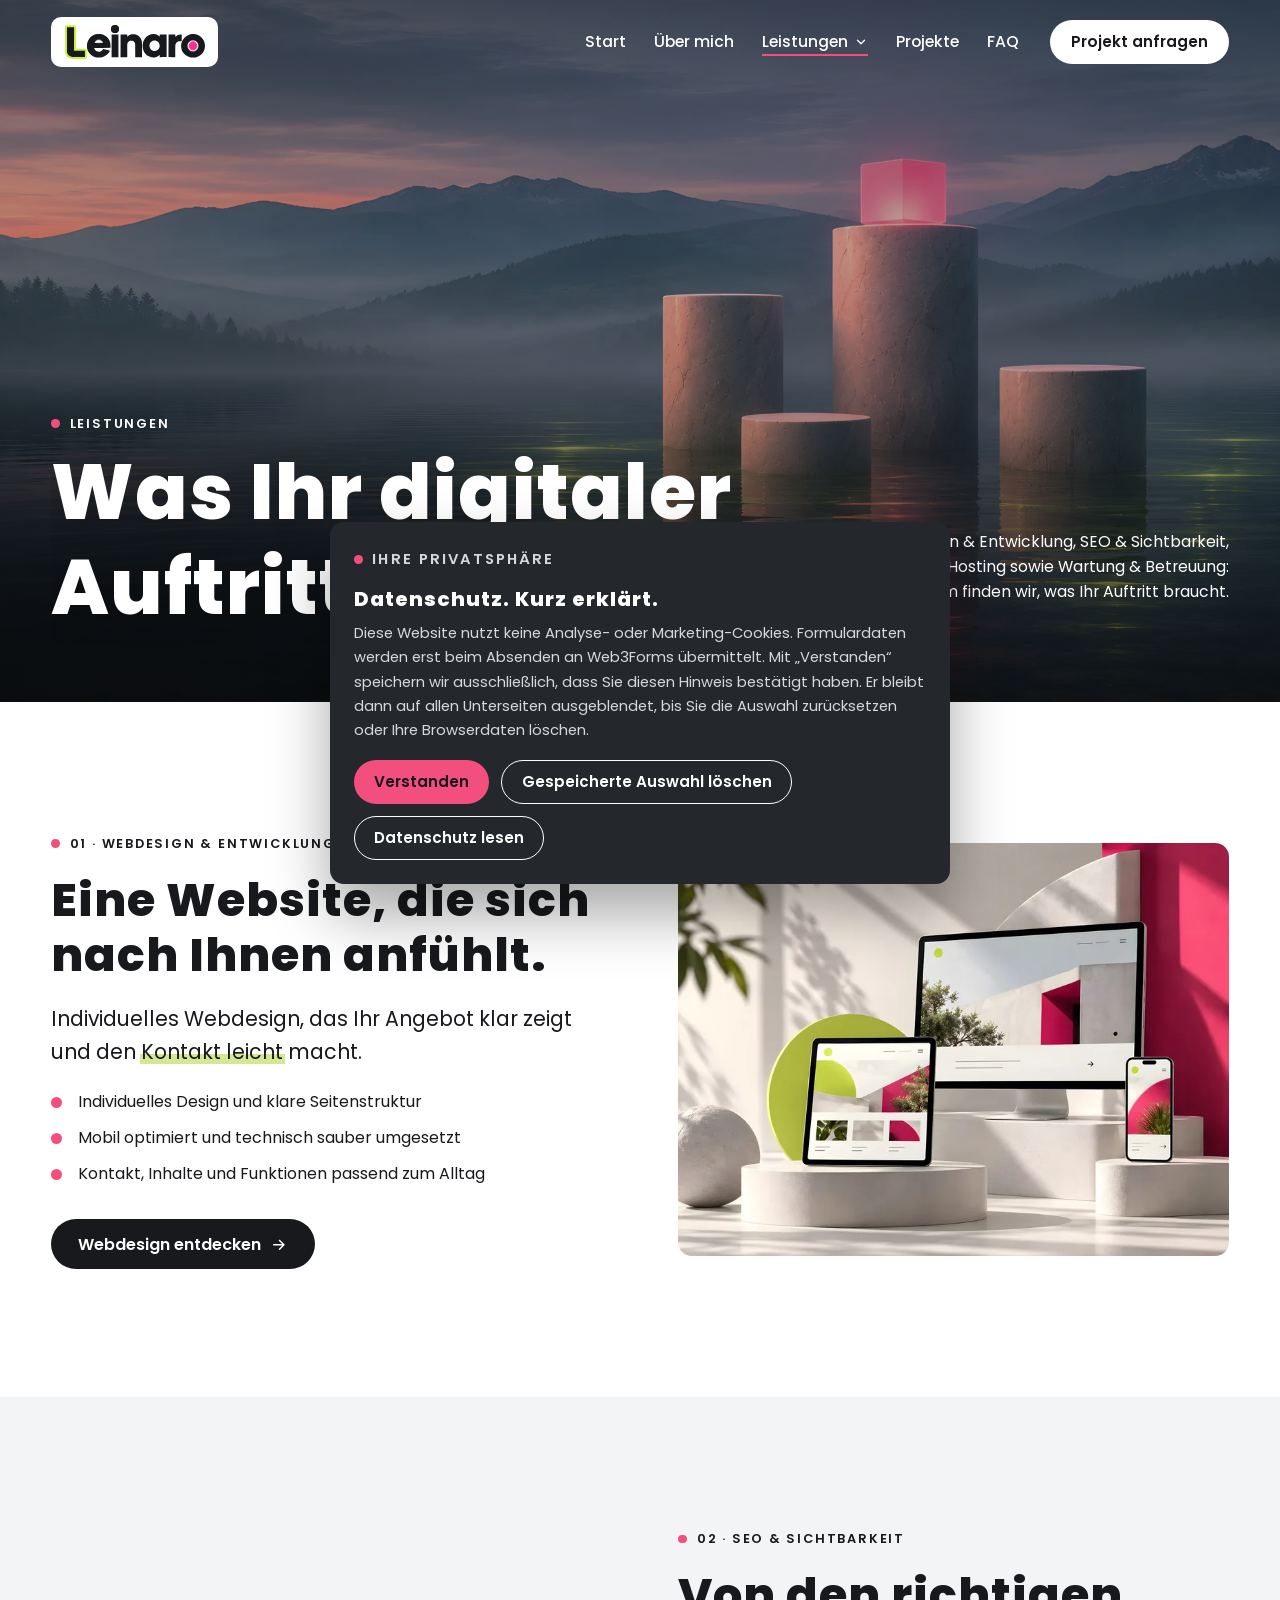
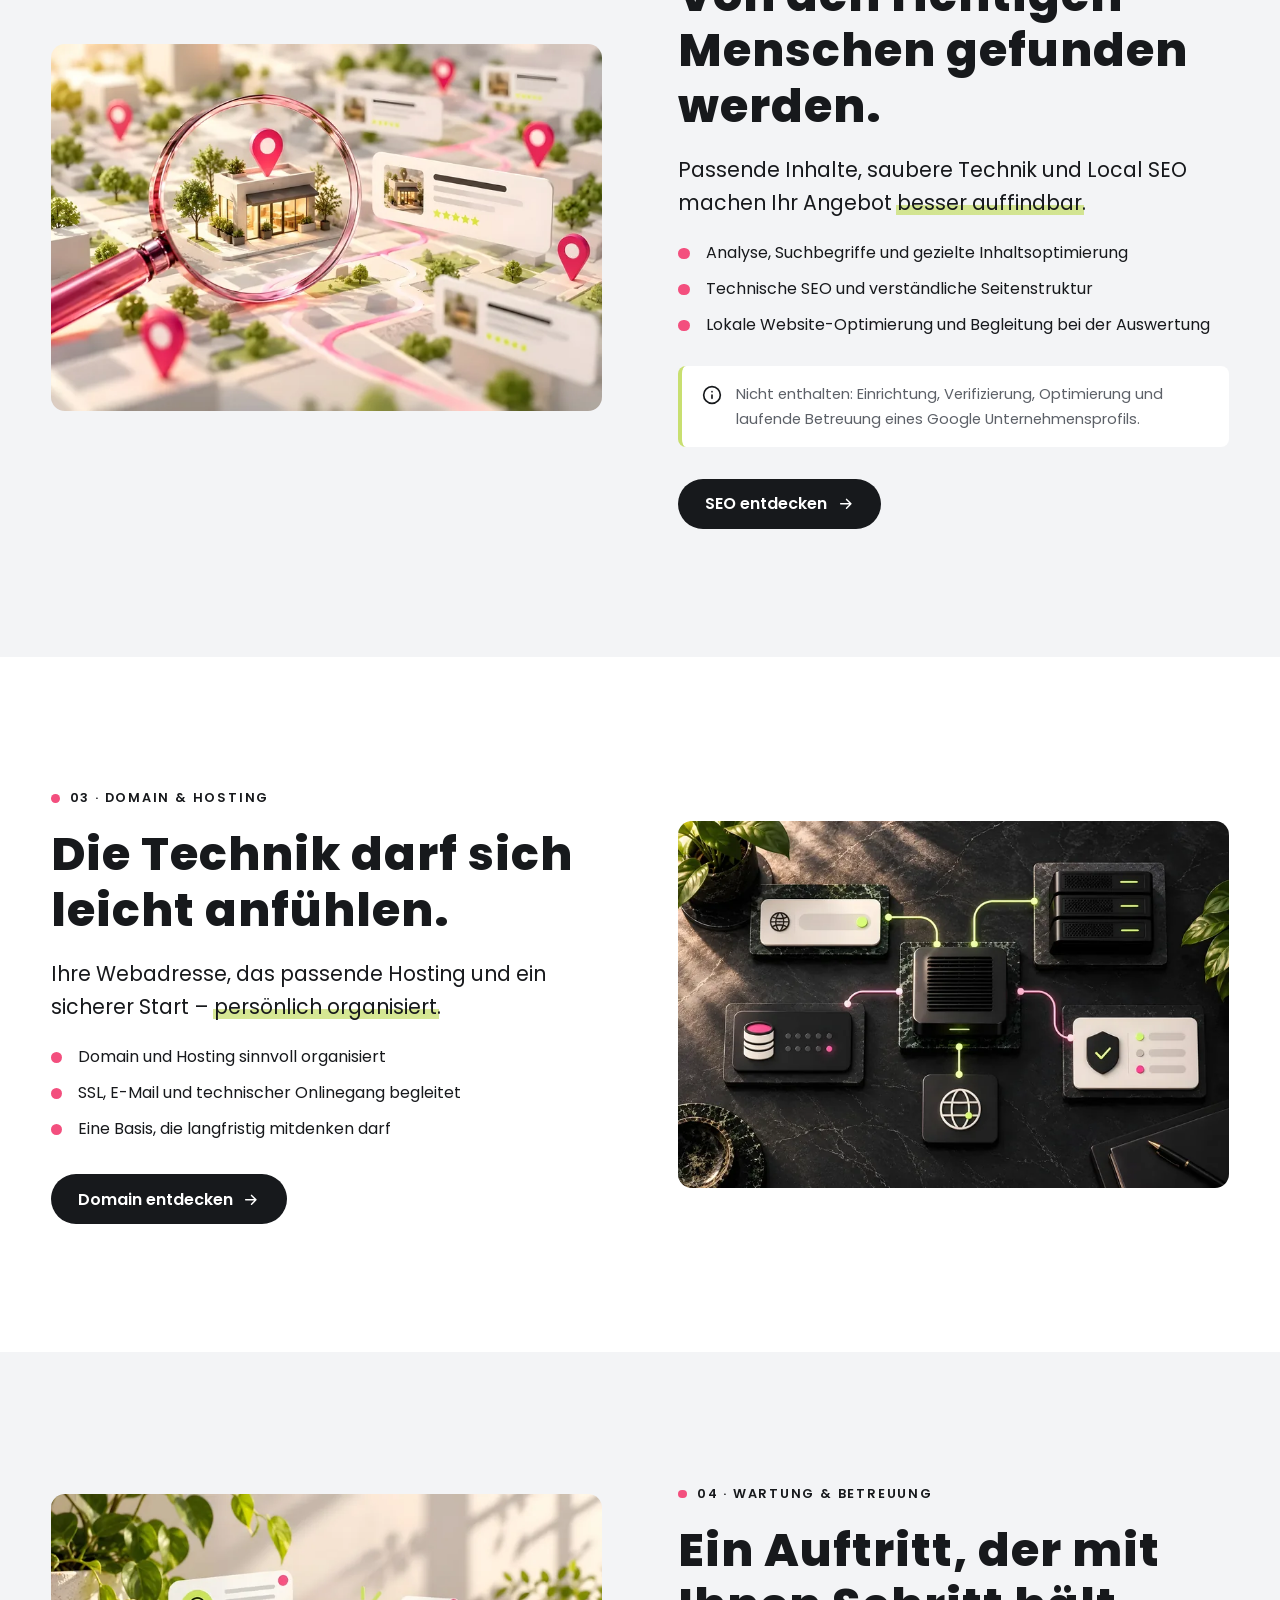
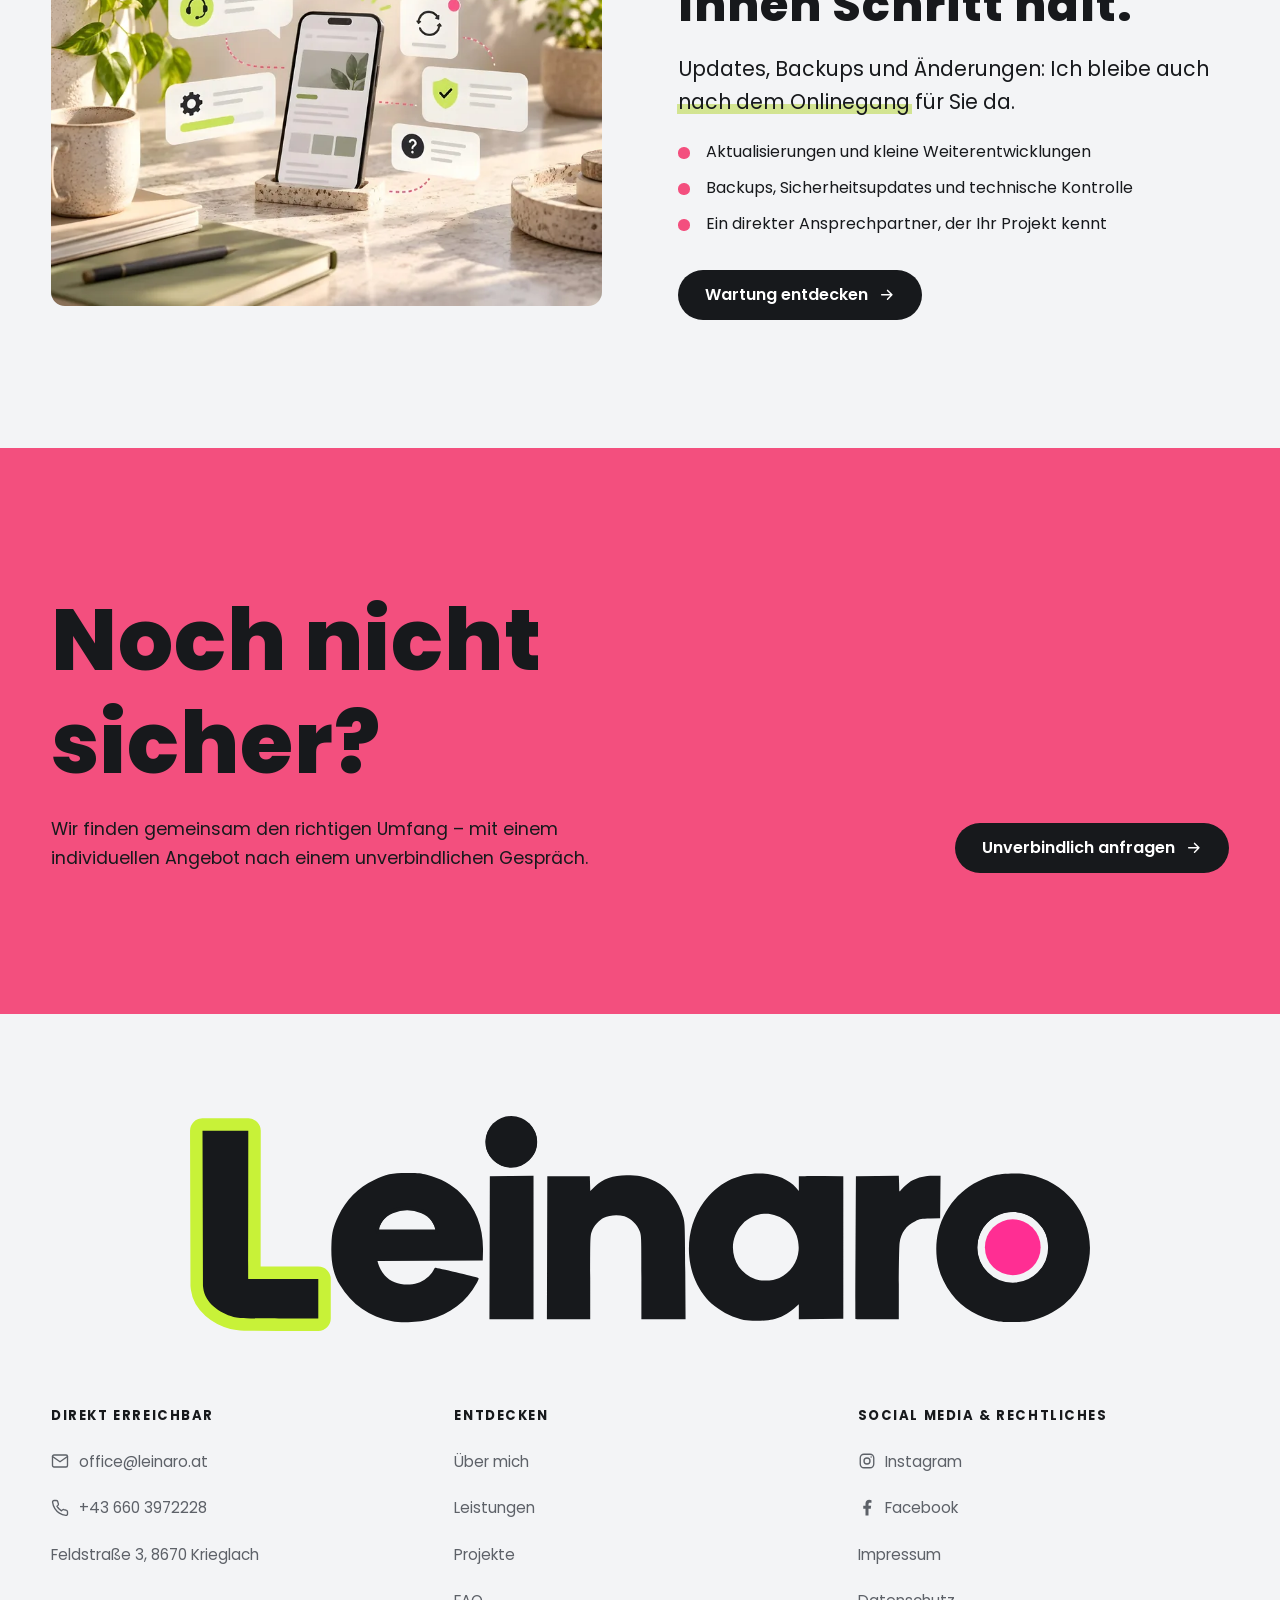
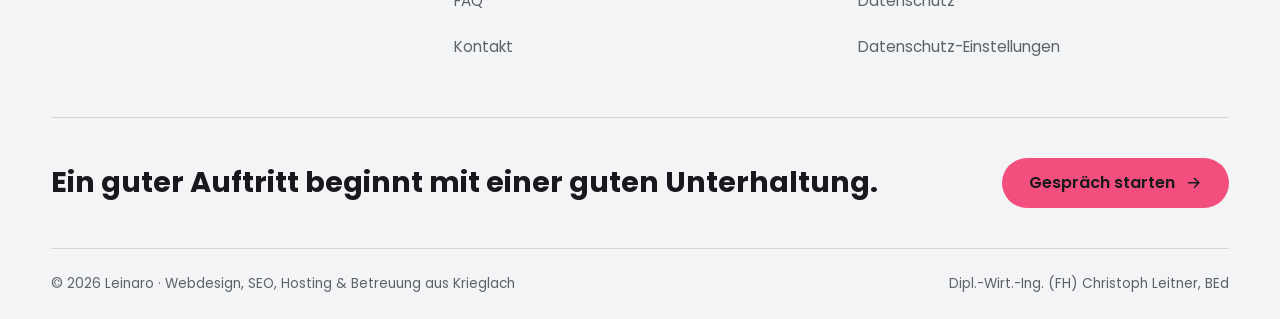
<file: leistungen.html>
<!doctype html>
<html lang="de" class="no-js">
  <head>
    <meta charset="utf-8">
    <meta name="viewport" content="width=device-width, initial-scale=1">
    <title>Webdesign &amp; Entwicklung, SEO, Hosting &amp; Wartung | Leinaro</title>
    <meta name="description" content="Webdesign & Entwicklung, SEO & Sichtbarkeit, Domain & Hosting sowie Wartung & Betreuung aus Krieglach: alle Leistungen von Leinaro für Ihren Webauftritt in der Steiermark.">
    <link rel="canonical" href="https://leinaro.at/leistungen.html">
    <meta name="theme-color" content="#17191c">
    <meta property="og:type" content="website">
    <meta property="og:locale" content="de_AT">
    <meta property="og:site_name" content="Leinaro">
    <meta property="og:title" content="Webdesign &amp; Entwicklung, SEO, Hosting &amp; Wartung | Leinaro">
    <meta property="og:description" content="Webdesign & Entwicklung, SEO & Sichtbarkeit, Domain & Hosting sowie Wartung & Betreuung aus Krieglach: alle Leistungen von Leinaro für Ihren Webauftritt in der Steiermark.">
    <meta property="og:url" content="https://leinaro.at/leistungen.html">
    <meta property="og:image" content="https://leinaro.at/images/leinaro-social-1200x630.jpg">
    <meta property="og:image:width" content="1200">
    <meta property="og:image:height" content="630">
    <meta property="og:image:alt" content="Leinaro – Websites mit Charakter. Webdesign, SEO, Hosting und Betreuung aus Krieglach.">
    <meta name="twitter:card" content="summary_large_image">
    <link rel="icon" href="favicon.ico" sizes="48x48">
    <link rel="icon" href="favicon.svg" type="image/svg+xml">
    <link rel="apple-touch-icon" href="apple-touch-icon.png">
    <link rel="manifest" href="site.webmanifest">
    <link rel="preload" href="fonts/poppins-800.woff2" as="font" type="font/woff2" crossorigin>
    <link rel="stylesheet" href="css/style.css?v=20261118v1">
    <script src="js/script.js?v=20261118v1"></script>
  </head>
  <body>
    <a class="skip-link" href="#main">Zum Inhalt springen</a>

    <header class="site-header">
      <div class="container site-header__inner">
        <a class="brand" href="index.html" aria-label="Leinaro – zur Startseite">
          <img src="images/leinaro-logo.svg" width="140" height="33" alt="Leinaro">
        </a>
        <nav class="nav" aria-label="Hauptnavigation">
          <ul class="nav__list">
            <li><a class="nav__link" href="index.html">Start</a></li>
            <li><a class="nav__link" href="ueber-uns.html">Über mich</a></li>
            <li class="nav__item--sub">
              <button class="nav__link is-current" type="button" aria-expanded="false" aria-controls="submenu-leistungen">Leistungen <svg viewBox="0 0 24 24" fill="none" stroke="currentColor" stroke-width="2.2" stroke-linecap="round" stroke-linejoin="round" aria-hidden="true"><path d="M6 9l6 6 6-6"/></svg></button>
              <ul class="submenu" id="submenu-leistungen">
                <li><a class="submenu__item" href="webdesign.html"><span class="submenu__icon"><svg viewBox="0 0 24 24" fill="none" stroke="currentColor" stroke-width="1.8" stroke-linecap="round" stroke-linejoin="round" aria-hidden="true"><rect x="3" y="4" width="18" height="16" rx="2.5"/><path d="M3 9h18M6.5 6.5h.01M9.5 6.5h.01M8 13h8M8 16.5h5"/></svg></span><span class="submenu__text"><strong>Webdesign &amp; Entwicklung</strong><small>Individuelle Websites mit Charakter</small></span></a></li>
                <li><a class="submenu__item" href="seo.html"><span class="submenu__icon"><svg viewBox="0 0 24 24" fill="none" stroke="currentColor" stroke-width="1.8" stroke-linecap="round" stroke-linejoin="round" aria-hidden="true"><circle cx="11" cy="11" r="7"/><path d="M20 20l-4-4M8 12.5l2-2 1.8 1.6 2.2-2.6"/></svg></span><span class="submenu__text"><strong>SEO &amp; Sichtbarkeit</strong><small>Von den Richtigen gefunden werden</small></span></a></li>
                <li><a class="submenu__item" href="domain-hosting.html"><span class="submenu__icon"><svg viewBox="0 0 24 24" fill="none" stroke="currentColor" stroke-width="1.8" stroke-linecap="round" stroke-linejoin="round" aria-hidden="true"><circle cx="12" cy="12" r="9"/><path d="M3 12h18M12 3a14 14 0 0 1 0 18M12 3a14 14 0 0 0 0 18"/></svg></span><span class="submenu__text"><strong>Domain &amp; Hosting</strong><small>Webadresse, Hosting und sicherer Start</small></span></a></li>
                <li><a class="submenu__item" href="betreuung.html"><span class="submenu__icon"><svg viewBox="0 0 24 24" fill="none" stroke="currentColor" stroke-width="1.8" stroke-linecap="round" stroke-linejoin="round" aria-hidden="true"><path d="M12 3l7 3v5c0 4.5-3 8.3-7 10-4-1.7-7-5.5-7-10V6z"/><path d="M9 12l2 2 4-4"/></svg></span><span class="submenu__text"><strong>Wartung &amp; Betreuung</strong><small>Updates, Backups und persönlicher Support</small></span></a></li>
                <li class="submenu__all"><a href="leistungen.html" aria-current="page">Alle Leistungen im Überblick <span><svg viewBox="0 0 24 24" fill="none" stroke="currentColor" stroke-width="2" stroke-linecap="round" stroke-linejoin="round" aria-hidden="true"><path d="M5 12h14M13 6l6 6-6 6"/></svg></span></a></li>
              </ul>
            </li>
            <li><a class="nav__link" href="referenzen.html">Projekte</a></li>
            <li><a class="nav__link" href="faq.html">FAQ</a></li>
          </ul>
          <a class="btn btn--dark btn--nav" href="kontakt.html">Projekt anfragen</a>
          <button class="menu-toggle" type="button" aria-expanded="false" aria-controls="mobile-menu" aria-label="Menü öffnen"><span></span><span></span></button>
        </nav>
      </div>
    </header>

    <div class="mobile-menu" id="mobile-menu" aria-hidden="true">
      <ul class="mobile-menu__list">
        <li><a href="index.html">Start</a></li>
        <li><a href="ueber-uns.html">Über mich</a></li>
        <li class="mobile-menu__group"><button class="mobile-menu__toggle" type="button" aria-expanded="false" aria-controls="mobile-sub-leistungen">Leistungen <svg viewBox="0 0 24 24" fill="none" stroke="currentColor" stroke-width="2.4" stroke-linecap="round" stroke-linejoin="round" aria-hidden="true"><path d="M6 9l6 6 6-6"/></svg></button>
        <ul class="mobile-menu__sub" id="mobile-sub-leistungen" hidden>
          <li><a href="webdesign.html">Webdesign &amp; Entwicklung</a></li>
          <li><a href="seo.html">SEO &amp; Sichtbarkeit</a></li>
          <li><a href="domain-hosting.html">Domain &amp; Hosting</a></li>
          <li><a href="betreuung.html">Wartung &amp; Betreuung</a></li>
          <li class="mobile-menu__all"><a href="leistungen.html" aria-current="page">Alle Leistungen im Überblick</a></li>
        </ul></li>
        <li><a href="referenzen.html">Projekte</a></li>
        <li><a href="faq.html">FAQ</a></li>
        <li><a href="kontakt.html">Kontakt</a></li>
      </ul>
      <div class="mobile-menu__meta">
        <a href="tel:+436603972228">+43 660 3972228</a>
        <a href="mailto:office@leinaro.at">office@leinaro.at</a>
        <span>Feldstraße 3, 8670 Krieglach</span>
      </div>
    </div>

    <main id="main">

      <section class="page-hero" data-header="dark">
        <div class="scene__art">
          <img src="images/optimized/hero-leistungen-1600.webp" srcset="images/optimized/hero-leistungen-640.webp 640w, images/optimized/hero-leistungen-1024.webp 1024w, images/optimized/hero-leistungen-1600.webp 1600w, images/optimized/hero-leistungen-2400.webp 2400w, images/optimized/hero-leistungen-3200.webp 3200w" sizes="(max-aspect-ratio: 16/9) 178vh, 100vw" width="3200" height="1801" alt="Vier Steinsäulen in einem ruhigen See, auf der höchsten ein leuchtend pinker Würfel" decoding="async" class="scene__img" fetchpriority="high" style="--fx-m: 80%;">
        </div>
        <div class="scene__shade" aria-hidden="true"></div>
        <div class="scene__content">
          <div>
            <p class="eyebrow">Leistungen</p>
            <h1 class="scene__title display">
              <span class="line"><span>Was Ihr digitaler</span></span>
              <span class="line"><span>Auftritt braucht.</span></span>
            </h1>
          </div>
          <div class="scene__aside">
            <p>Webdesign &amp; Entwicklung, SEO &amp; Sichtbarkeit, Domain &amp; Hosting sowie Wartung &amp; Betreuung: Gemeinsam finden wir, was Ihr Auftritt braucht.</p>
          </div>
        </div>
      </section>

      <section class="section" data-header="light" id="webdesign">
        <div class="container split">
            <div class="reveal reveal-delay-1">
              <p class="eyebrow">01 · Webdesign &amp; Entwicklung</p>
              <h2 class="h-lg">Eine Website, die sich nach Ihnen anfühlt.</h2>
              <p class="lead">Individuelles Webdesign, das Ihr Angebot klar zeigt und den <span class="hl">Kontakt leicht</span> macht.</p>
              <ul class="tick-list"><li>Individuelles Design und klare Seitenstruktur</li><li>Mobil optimiert und technisch sauber umgesetzt</li><li>Kontakt, Inhalte und Funktionen passend zum Alltag</li></ul>
              
              <a class="btn btn--dark" href="webdesign.html" style="margin-top: 2rem;">Webdesign entdecken <svg viewBox="0 0 24 24" fill="none" stroke="currentColor" stroke-width="2" stroke-linecap="round" stroke-linejoin="round" aria-hidden="true"><path d="M5 12h14M13 6l6 6-6 6"/></svg></a>
            </div>
            <div class="split__media reveal"><img src="images/optimized/startseite-webdesign-1600.webp" srcset="images/optimized/startseite-webdesign-480.webp 480w, images/optimized/startseite-webdesign-800.webp 800w, images/optimized/startseite-webdesign-1200.webp 1200w, images/optimized/startseite-webdesign-1600.webp 1600w, images/optimized/startseite-webdesign-2400.webp 2400w, images/optimized/startseite-webdesign-3200.webp 3200w" sizes="(max-width: 900px) 100vw, 45vw" width="3200" height="2400" alt="Website auf Bildschirm, Tablet und Smartphone" decoding="async" loading="lazy"></div>
        </div>
      </section>

      <section class="section section--grey" data-header="light" id="seo">
        <div class="container split">
            <div class="split__media reveal split__media--first"><img src="images/optimized/startseite-seo-1600.webp" srcset="images/optimized/startseite-seo-480.webp 480w, images/optimized/startseite-seo-800.webp 800w, images/optimized/startseite-seo-1200.webp 1200w, images/optimized/startseite-seo-1600.webp 1600w, images/optimized/startseite-seo-2400.webp 2400w, images/optimized/startseite-seo-3200.webp 3200w" sizes="(max-width: 900px) 100vw, 45vw" width="3200" height="2133" alt="Lupe über einer Karte mit Standortmarkierungen" decoding="async" loading="lazy"></div>
            <div class="reveal reveal-delay-1">
              <p class="eyebrow">02 · SEO &amp; Sichtbarkeit</p>
              <h2 class="h-lg">Von den richtigen Menschen gefunden werden.</h2>
              <p class="lead">Passende Inhalte, saubere Technik und Local SEO machen Ihr Angebot <span class="hl">besser auffindbar</span>.</p>
              <ul class="tick-list"><li>Analyse, Suchbegriffe und gezielte Inhaltsoptimierung</li><li>Technische SEO und verständliche Seitenstruktur</li><li>Lokale Website-Optimierung und Begleitung bei der Auswertung</li></ul>
              <div class="hint"><svg viewBox="0 0 24 24" fill="none" stroke="currentColor" stroke-width="2" stroke-linecap="round" stroke-linejoin="round" aria-hidden="true"><circle cx="12" cy="12" r="10"/><path d="M12 16v-4M12 8h.01"/></svg><p>Nicht enthalten: Einrichtung, Verifizierung, Optimierung und laufende Betreuung eines Google Unternehmensprofils.</p></div>
              <a class="btn btn--dark" href="seo.html" style="margin-top: 2rem;">SEO entdecken <svg viewBox="0 0 24 24" fill="none" stroke="currentColor" stroke-width="2" stroke-linecap="round" stroke-linejoin="round" aria-hidden="true"><path d="M5 12h14M13 6l6 6-6 6"/></svg></a>
            </div>
        </div>
      </section>

      <section class="section" data-header="light" id="domain-hosting">
        <div class="container split">
            <div class="reveal reveal-delay-1">
              <p class="eyebrow">03 · Domain &amp; Hosting</p>
              <h2 class="h-lg">Die Technik darf sich leicht anfühlen.</h2>
              <p class="lead">Ihre Webadresse, das passende Hosting und ein sicherer Start – <span class="hl">persönlich organisiert</span>.</p>
              <ul class="tick-list"><li>Domain und Hosting sinnvoll organisiert</li><li>SSL, E-Mail und technischer Onlinegang begleitet</li><li>Eine Basis, die langfristig mitdenken darf</li></ul>
              
              <a class="btn btn--dark" href="domain-hosting.html" style="margin-top: 2rem;">Domain entdecken <svg viewBox="0 0 24 24" fill="none" stroke="currentColor" stroke-width="2" stroke-linecap="round" stroke-linejoin="round" aria-hidden="true"><path d="M5 12h14M13 6l6 6-6 6"/></svg></a>
            </div>
            <div class="split__media reveal"><img src="images/optimized/startseite-domain-hosting-1600.webp" srcset="images/optimized/startseite-domain-hosting-480.webp 480w, images/optimized/startseite-domain-hosting-800.webp 800w, images/optimized/startseite-domain-hosting-1200.webp 1200w, images/optimized/startseite-domain-hosting-1600.webp 1600w, images/optimized/startseite-domain-hosting-2400.webp 2400w, images/optimized/startseite-domain-hosting-3200.webp 3200w" sizes="(max-width: 900px) 100vw, 45vw" width="3200" height="2133" alt="Vernetzte Server- und Domain-Symbole auf dunklem Grund" decoding="async" loading="lazy"></div>
        </div>
      </section>

      <section class="section section--grey" data-header="light" id="betreuung">
        <div class="container split">
            <div class="split__media reveal split__media--first"><img src="images/optimized/startseite-support-1600.webp" srcset="images/optimized/startseite-support-480.webp 480w, images/optimized/startseite-support-800.webp 800w, images/optimized/startseite-support-1200.webp 1200w, images/optimized/startseite-support-1600.webp 1600w, images/optimized/startseite-support-2400.webp 2400w, images/optimized/startseite-support-3200.webp 3200w" sizes="(max-width: 900px) 100vw, 45vw" width="3200" height="2400" alt="Smartphone mit Support-Symbolen" decoding="async" loading="lazy"></div>
            <div class="reveal reveal-delay-1">
              <p class="eyebrow">04 · Wartung &amp; Betreuung</p>
              <h2 class="h-lg">Ein Auftritt, der mit Ihnen Schritt hält.</h2>
              <p class="lead">Updates, Backups und Änderungen: Ich bleibe auch <span class="hl">nach dem Onlinegang</span> für Sie da.</p>
              <ul class="tick-list"><li>Aktualisierungen und kleine Weiterentwicklungen</li><li>Backups, Sicherheitsupdates und technische Kontrolle</li><li>Ein direkter Ansprechpartner, der Ihr Projekt kennt</li></ul>
              
              <a class="btn btn--dark" href="betreuung.html" style="margin-top: 2rem;">Wartung entdecken <svg viewBox="0 0 24 24" fill="none" stroke="currentColor" stroke-width="2" stroke-linecap="round" stroke-linejoin="round" aria-hidden="true"><path d="M5 12h14M13 6l6 6-6 6"/></svg></a>
            </div>
        </div>
      </section>

      <section class="cta-band" data-header="light">
        <div class="container cta-band__inner">
          <div>
            <h2 class="display reveal">Noch nicht<br>sicher?</h2>
            <p class="reveal">Wir finden gemeinsam den richtigen Umfang – mit einem individuellen Angebot nach einem unverbindlichen Gespräch.</p>
          </div>
          <a class="btn btn--dark reveal" href="kontakt.html">Unverbindlich anfragen <svg viewBox="0 0 24 24" fill="none" stroke="currentColor" stroke-width="2" stroke-linecap="round" stroke-linejoin="round" aria-hidden="true"><path d="M5 12h14M13 6l6 6-6 6"/></svg></a>
        </div>
      </section>
    </main>

    <footer class="site-footer" data-header="light">
      <div class="container">
        <a class="footer__brand" href="index.html" aria-label="Leinaro – zur Startseite">
          <img src="images/leinaro-logo.svg" width="900" height="215" alt="Leinaro" loading="lazy">
        </a>

        <div class="footer__grid">
          <div>
            <h2 class="footer__title">Direkt erreichbar</h2>
            <ul class="footer__list">
              <li><a href="mailto:office@leinaro.at"><svg viewBox="0 0 24 24" fill="none" stroke="currentColor" stroke-width="1.8" stroke-linecap="round" stroke-linejoin="round" aria-hidden="true"><rect x="2" y="4" width="20" height="16" rx="2"/><path d="M22 6l-10 7L2 6"/></svg>office@leinaro.at</a></li>
              <li><a href="tel:+436603972228"><svg viewBox="0 0 24 24" fill="none" stroke="currentColor" stroke-width="1.8" stroke-linecap="round" stroke-linejoin="round" aria-hidden="true"><path d="M22 16.9v3a2 2 0 0 1-2.2 2 19.8 19.8 0 0 1-8.6-3.1 19.5 19.5 0 0 1-6-6A19.8 19.8 0 0 1 2.1 4.2 2 2 0 0 1 4.1 2h3a2 2 0 0 1 2 1.7c.1.9.4 1.8.7 2.7a2 2 0 0 1-.5 2.1L8 9.8a16 16 0 0 0 6 6l1.3-1.3a2 2 0 0 1 2.1-.4c.9.3 1.8.6 2.7.7a2 2 0 0 1 1.7 2z"/></svg>+43 660 3972228</a></li>
              <li><span>Feldstraße 3, 8670 Krieglach</span></li>
            </ul>
          </div>
          <div>
            <h2 class="footer__title">Entdecken</h2>
            <ul class="footer__list">
              <li><a href="ueber-uns.html">Über mich</a></li>
              <li><a href="leistungen.html">Leistungen</a></li>
              <li><a href="referenzen.html">Projekte</a></li>
              <li><a href="faq.html">FAQ</a></li>
              <li><a href="kontakt.html">Kontakt</a></li>
            </ul>
          </div>
          <div>
            <h2 class="footer__title">Social Media &amp; Rechtliches</h2>
            <ul class="footer__list">
              <li><a class="social social--ig" href="https://www.instagram.com/leinaro.at/" target="_blank" rel="noopener noreferrer" aria-label="Instagram öffnen (neuer Tab)"><svg viewBox="0 0 24 24" fill="none" stroke="currentColor" stroke-width="1.8" aria-hidden="true"><defs><linearGradient id="ig-gradient" x1="3" y1="21" x2="21" y2="3" gradientUnits="userSpaceOnUse"><stop offset="0" stop-color="#feda75"/><stop offset="0.3" stop-color="#fa7e1e"/><stop offset="0.55" stop-color="#d62976"/><stop offset="0.8" stop-color="#962fbf"/><stop offset="1" stop-color="#4f5bd5"/></linearGradient></defs><rect class="ig-shape" x="3" y="3" width="18" height="18" rx="5"/><circle class="ig-shape" cx="12" cy="12" r="4"/><circle class="ig-dot" cx="17.5" cy="6.5" r="1" fill="currentColor" stroke="none"/></svg>Instagram</a></li>
              <li><a class="social social--fb" href="https://www.facebook.com/profile.php?id=61596282575799" target="_blank" rel="noopener noreferrer" aria-label="Facebook öffnen (neuer Tab)"><svg viewBox="0 0 24 24" fill="currentColor" aria-hidden="true"><path d="M14 22v-9h3l.5-4H14V7c0-1.2.4-2 2-2h2V1.5A25 25 0 0 0 15 1c-3 0-5 1.8-5 5v3H7v4h3v9z"/></svg>Facebook</a></li>
              <li><a href="impressum.html">Impressum</a></li>
              <li><a href="datenschutz.html">Datenschutz</a></li>
              <li><button type="button" data-privacy-open aria-haspopup="dialog">Datenschutz-Einstellungen</button></li>
            </ul>
          </div>
        </div>

        <div class="footer__cta">
          <p>Ein guter Auftritt beginnt mit einer guten Unterhaltung.</p>
          <a class="btn btn--pink" href="kontakt.html">Gespräch starten <svg viewBox="0 0 24 24" fill="none" stroke="currentColor" stroke-width="2" stroke-linecap="round" stroke-linejoin="round" aria-hidden="true"><path d="M5 12h14M13 6l6 6-6 6"/></svg></a>
        </div>

        <div class="footer__bottom">
          <p>© <span data-year>2026</span> Leinaro · Webdesign, SEO, Hosting &amp; Betreuung aus Krieglach</p>
          <p>Dipl.-Wirt.-Ing. (FH) Christoph Leitner, BEd</p>
        </div>
      </div>
    </footer>

    <div class="privacy-note" id="privacy-note" role="dialog" aria-labelledby="privacy-title" aria-describedby="privacy-text" hidden>
      <p class="eyebrow">Ihre Privatsphäre</p>
      <h2 id="privacy-title" tabindex="-1">Datenschutz. Kurz erklärt.</h2>
      <p id="privacy-text">Diese Website nutzt keine Analyse- oder Marketing-Cookies. Formulardaten werden erst beim Absenden an Web3Forms übermittelt. Mit „Verstanden“ speichern wir ausschließlich, dass Sie diesen Hinweis bestätigt haben. Er bleibt dann auf allen Unterseiten ausgeblendet, bis Sie die Auswahl zurücksetzen oder Ihre Browserdaten löschen.</p>
      <p class="note" data-privacy-status role="status" hidden></p>
      <div class="btn-row">
        <button class="btn btn--pink" type="button" data-privacy-accept>Verstanden</button>
        <button class="btn btn--ghost" type="button" data-privacy-withdraw hidden>Gespeicherte Auswahl löschen</button>
        <a class="btn btn--ghost" href="datenschutz.html">Datenschutz lesen</a>
      </div>
    </div>
  </body>
</html>
</file>
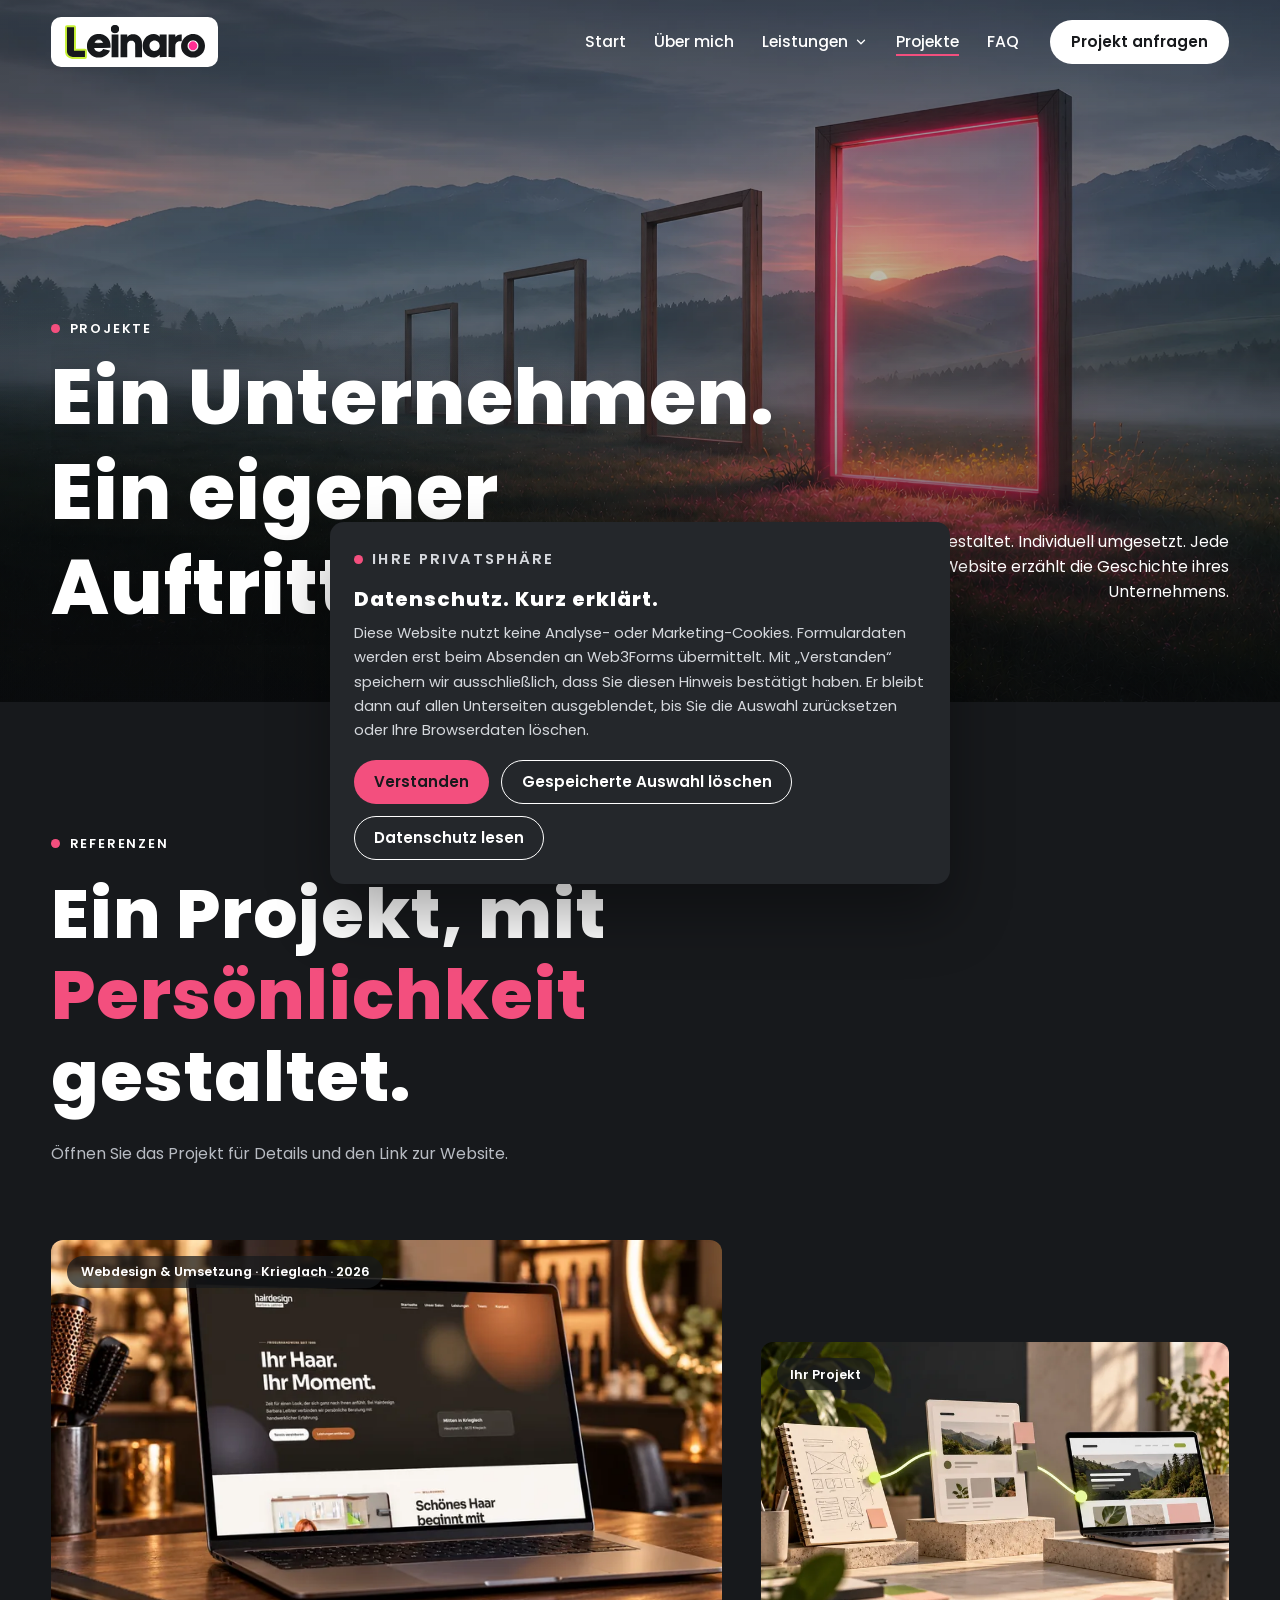
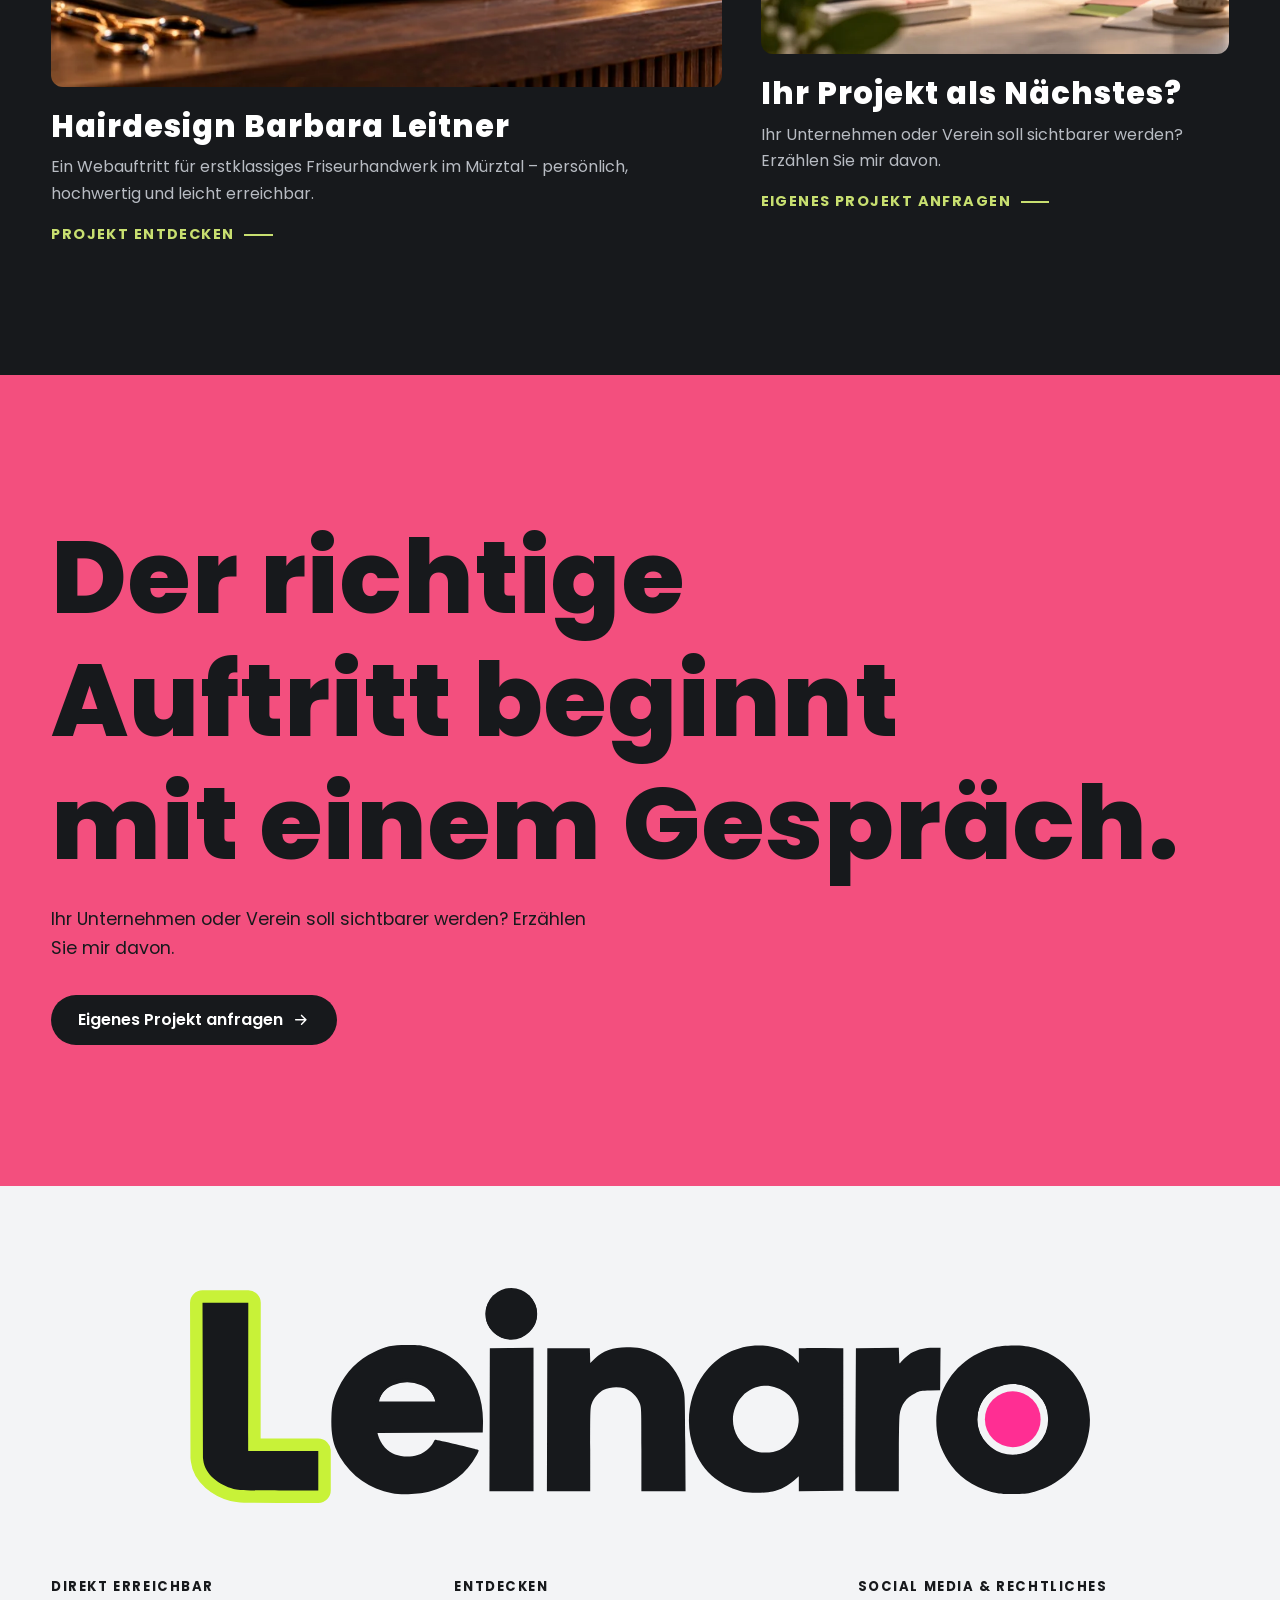
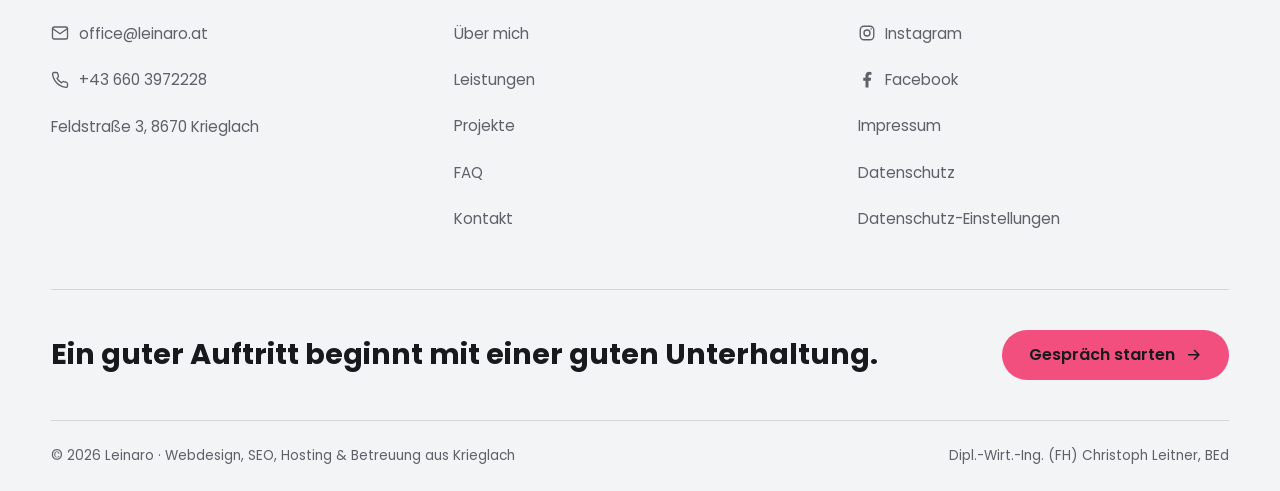
<file: referenzen.html>
<!doctype html>
<html lang="de" class="no-js">
  <head>
    <meta charset="utf-8">
    <meta name="viewport" content="width=device-width, initial-scale=1">
    <title>Webdesign-Referenzen aus Krieglach | Leinaro</title>
    <meta name="description" content="Projekte von Leinaro: individuell gestaltete Websites für Unternehmen aus Krieglach und dem Mürztal, zum Beispiel Hairdesign Barbara Leitner – mit Details und Link zur Website.">
    <link rel="canonical" href="https://leinaro.at/referenzen.html">
    <meta name="theme-color" content="#17191c">
    <meta property="og:type" content="website">
    <meta property="og:locale" content="de_AT">
    <meta property="og:site_name" content="Leinaro">
    <meta property="og:title" content="Webdesign-Referenzen aus Krieglach | Leinaro">
    <meta property="og:description" content="Projekte von Leinaro: individuell gestaltete Websites für Unternehmen aus Krieglach und dem Mürztal, zum Beispiel Hairdesign Barbara Leitner – mit Details und Link zur Website.">
    <meta property="og:url" content="https://leinaro.at/referenzen.html">
    <meta property="og:image" content="https://leinaro.at/images/leinaro-social-1200x630.jpg">
    <meta property="og:image:width" content="1200">
    <meta property="og:image:height" content="630">
    <meta property="og:image:alt" content="Leinaro – Websites mit Charakter. Webdesign, SEO, Hosting und Betreuung aus Krieglach.">
    <meta name="twitter:card" content="summary_large_image">
    <link rel="icon" href="favicon.ico" sizes="48x48">
    <link rel="icon" href="favicon.svg" type="image/svg+xml">
    <link rel="apple-touch-icon" href="apple-touch-icon.png">
    <link rel="manifest" href="site.webmanifest">
    <link rel="preload" href="fonts/poppins-800.woff2" as="font" type="font/woff2" crossorigin>
    <link rel="stylesheet" href="css/style.css?v=20261118v1">
    <script src="js/script.js?v=20261118v1"></script>
  </head>
  <body>
    <a class="skip-link" href="#main">Zum Inhalt springen</a>

    <header class="site-header">
      <div class="container site-header__inner">
        <a class="brand" href="index.html" aria-label="Leinaro – zur Startseite">
          <img src="images/leinaro-logo.svg" width="140" height="33" alt="Leinaro">
        </a>
        <nav class="nav" aria-label="Hauptnavigation">
          <ul class="nav__list">
            <li><a class="nav__link" href="index.html">Start</a></li>
            <li><a class="nav__link" href="ueber-uns.html">Über mich</a></li>
            <li class="nav__item--sub">
              <button class="nav__link" type="button" aria-expanded="false" aria-controls="submenu-leistungen">Leistungen <svg viewBox="0 0 24 24" fill="none" stroke="currentColor" stroke-width="2.2" stroke-linecap="round" stroke-linejoin="round" aria-hidden="true"><path d="M6 9l6 6 6-6"/></svg></button>
              <ul class="submenu" id="submenu-leistungen">
                <li><a class="submenu__item" href="webdesign.html"><span class="submenu__icon"><svg viewBox="0 0 24 24" fill="none" stroke="currentColor" stroke-width="1.8" stroke-linecap="round" stroke-linejoin="round" aria-hidden="true"><rect x="3" y="4" width="18" height="16" rx="2.5"/><path d="M3 9h18M6.5 6.5h.01M9.5 6.5h.01M8 13h8M8 16.5h5"/></svg></span><span class="submenu__text"><strong>Webdesign &amp; Entwicklung</strong><small>Individuelle Websites mit Charakter</small></span></a></li>
                <li><a class="submenu__item" href="seo.html"><span class="submenu__icon"><svg viewBox="0 0 24 24" fill="none" stroke="currentColor" stroke-width="1.8" stroke-linecap="round" stroke-linejoin="round" aria-hidden="true"><circle cx="11" cy="11" r="7"/><path d="M20 20l-4-4M8 12.5l2-2 1.8 1.6 2.2-2.6"/></svg></span><span class="submenu__text"><strong>SEO &amp; Sichtbarkeit</strong><small>Von den Richtigen gefunden werden</small></span></a></li>
                <li><a class="submenu__item" href="domain-hosting.html"><span class="submenu__icon"><svg viewBox="0 0 24 24" fill="none" stroke="currentColor" stroke-width="1.8" stroke-linecap="round" stroke-linejoin="round" aria-hidden="true"><circle cx="12" cy="12" r="9"/><path d="M3 12h18M12 3a14 14 0 0 1 0 18M12 3a14 14 0 0 0 0 18"/></svg></span><span class="submenu__text"><strong>Domain &amp; Hosting</strong><small>Webadresse, Hosting und sicherer Start</small></span></a></li>
                <li><a class="submenu__item" href="betreuung.html"><span class="submenu__icon"><svg viewBox="0 0 24 24" fill="none" stroke="currentColor" stroke-width="1.8" stroke-linecap="round" stroke-linejoin="round" aria-hidden="true"><path d="M12 3l7 3v5c0 4.5-3 8.3-7 10-4-1.7-7-5.5-7-10V6z"/><path d="M9 12l2 2 4-4"/></svg></span><span class="submenu__text"><strong>Wartung &amp; Betreuung</strong><small>Updates, Backups und persönlicher Support</small></span></a></li>
                <li class="submenu__all"><a href="leistungen.html">Alle Leistungen im Überblick <span><svg viewBox="0 0 24 24" fill="none" stroke="currentColor" stroke-width="2" stroke-linecap="round" stroke-linejoin="round" aria-hidden="true"><path d="M5 12h14M13 6l6 6-6 6"/></svg></span></a></li>
              </ul>
            </li>
            <li><a class="nav__link" href="referenzen.html" aria-current="page">Projekte</a></li>
            <li><a class="nav__link" href="faq.html">FAQ</a></li>
          </ul>
          <a class="btn btn--dark btn--nav" href="kontakt.html">Projekt anfragen</a>
          <button class="menu-toggle" type="button" aria-expanded="false" aria-controls="mobile-menu" aria-label="Menü öffnen"><span></span><span></span></button>
        </nav>
      </div>
    </header>

    <div class="mobile-menu" id="mobile-menu" aria-hidden="true">
      <ul class="mobile-menu__list">
        <li><a href="index.html">Start</a></li>
        <li><a href="ueber-uns.html">Über mich</a></li>
        <li class="mobile-menu__group"><button class="mobile-menu__toggle" type="button" aria-expanded="false" aria-controls="mobile-sub-leistungen">Leistungen <svg viewBox="0 0 24 24" fill="none" stroke="currentColor" stroke-width="2.4" stroke-linecap="round" stroke-linejoin="round" aria-hidden="true"><path d="M6 9l6 6 6-6"/></svg></button>
        <ul class="mobile-menu__sub" id="mobile-sub-leistungen" hidden>
          <li><a href="webdesign.html">Webdesign &amp; Entwicklung</a></li>
          <li><a href="seo.html">SEO &amp; Sichtbarkeit</a></li>
          <li><a href="domain-hosting.html">Domain &amp; Hosting</a></li>
          <li><a href="betreuung.html">Wartung &amp; Betreuung</a></li>
          <li class="mobile-menu__all"><a href="leistungen.html">Alle Leistungen im Überblick</a></li>
        </ul></li>
        <li><a href="referenzen.html" aria-current="page">Projekte</a></li>
        <li><a href="faq.html">FAQ</a></li>
        <li><a href="kontakt.html">Kontakt</a></li>
      </ul>
      <div class="mobile-menu__meta">
        <a href="tel:+436603972228">+43 660 3972228</a>
        <a href="mailto:office@leinaro.at">office@leinaro.at</a>
        <span>Feldstraße 3, 8670 Krieglach</span>
      </div>
    </div>

    <main id="main">

      <section class="page-hero" data-header="dark">
        <div class="scene__art">
          <img src="images/optimized/hero-referenzen-1600.webp" srcset="images/optimized/hero-referenzen-640.webp 640w, images/optimized/hero-referenzen-1024.webp 1024w, images/optimized/hero-referenzen-1600.webp 1600w, images/optimized/hero-referenzen-2400.webp 2400w, images/optimized/hero-referenzen-3200.webp 3200w" sizes="(max-aspect-ratio: 16/9) 178vh, 100vw" width="3200" height="1801" alt="Reihe leerer Bilderrahmen auf einer Wiese, der vorderste leuchtet pink" decoding="async" class="scene__img" fetchpriority="high" style="--fx-m: 80%;">
        </div>
        <div class="scene__shade" aria-hidden="true"></div>
        <div class="scene__content">
          <div>
            <p class="eyebrow">Projekte</p>
            <h1 class="scene__title display">
              <span class="line"><span>Ein Unternehmen.</span></span>
              <span class="line"><span>Ein eigener</span></span>
              <span class="line"><span>Auftritt.</span></span>
            </h1>
          </div>
          <div class="scene__aside">
            <p>Persönlich gestaltet. Individuell umgesetzt. Jede Website erzählt die Geschichte ihres Unternehmens.</p>
          </div>
        </div>
      </section>

      <section class="section section--dark" data-header="dark" aria-labelledby="ref-title">
        <div class="container">
          <div class="section__head">
            <div class="reveal">
              <p class="eyebrow">Referenzen</p>
              <h2 class="h-xl" id="ref-title">Ein Projekt, mit <span class="accent">Persönlichkeit</span> gestaltet.</h2>
            </div>
            <p class="reveal" style="color: var(--muted-light);">Öffnen Sie das Projekt für Details und den Link zur Website.</p>
          </div>
          <div class="work-grid">
            <a class="work-card reveal" href="hairdesign-barbara-leitner.html">
              <div class="work-card__media">
                <img src="images/optimized/hairdesign-laptop-mockup-1200.webp" srcset="images/optimized/hairdesign-laptop-mockup-480.webp 480w, images/optimized/hairdesign-laptop-mockup-800.webp 800w, images/optimized/hairdesign-laptop-mockup-1200.webp 1200w, images/optimized/hairdesign-laptop-mockup-1536.webp 1536w" sizes="(max-width: 900px) 100vw, 58vw" width="1536" height="1024" alt="Laptop mit der Website von Hairdesign Barbara Leitner" decoding="async" loading="lazy">
                <span class="work-card__tag">Webdesign &amp; Umsetzung · Krieglach · 2026</span>
              </div>
              <h3 class="work-card__title">Hairdesign Barbara Leitner</h3>
              <p class="work-card__desc">Ein Webauftritt für erstklassiges Friseurhandwerk im Mürztal – persönlich, hochwertig und leicht erreichbar.</p>
              <span class="more-link">Projekt entdecken</span>
            </a>
            <a class="work-card work-card--side reveal reveal-delay-1" href="kontakt.html">
              <div class="work-card__media">
                <img src="images/optimized/startseite-zusammenarbeit-1200.webp" srcset="images/optimized/startseite-zusammenarbeit-480.webp 480w, images/optimized/startseite-zusammenarbeit-800.webp 800w, images/optimized/startseite-zusammenarbeit-1200.webp 1200w, images/optimized/startseite-zusammenarbeit-1448.webp 1448w" sizes="(max-width: 900px) 100vw, 40vw" width="1448" height="1086" alt="Skizzen, Entwürfe und Laptop als Weg vom Konzept zur Website" decoding="async" loading="lazy">
                <span class="work-card__tag">Ihr Projekt</span>
              </div>
              <h3 class="work-card__title">Ihr Projekt als Nächstes?</h3>
              <p class="work-card__desc">Ihr Unternehmen oder Verein soll sichtbarer werden? Erzählen Sie mir davon.</p>
              <span class="more-link">Eigenes Projekt anfragen</span>
            </a>
          </div>
        </div>
      </section>

      <section class="cta-band" data-header="light">
        <div class="container cta-band__inner">
          <div>
            <h2 class="display reveal">Der richtige<br>Auftritt beginnt<br>mit einem Gespräch.</h2>
            <p class="reveal">Ihr Unternehmen oder Verein soll sichtbarer werden? Erzählen Sie mir davon.</p>
          </div>
          <a class="btn btn--dark reveal" href="kontakt.html">Eigenes Projekt anfragen <svg viewBox="0 0 24 24" fill="none" stroke="currentColor" stroke-width="2" stroke-linecap="round" stroke-linejoin="round" aria-hidden="true"><path d="M5 12h14M13 6l6 6-6 6"/></svg></a>
        </div>
      </section>
    </main>

    <footer class="site-footer" data-header="light">
      <div class="container">
        <a class="footer__brand" href="index.html" aria-label="Leinaro – zur Startseite">
          <img src="images/leinaro-logo.svg" width="900" height="215" alt="Leinaro" loading="lazy">
        </a>

        <div class="footer__grid">
          <div>
            <h2 class="footer__title">Direkt erreichbar</h2>
            <ul class="footer__list">
              <li><a href="mailto:office@leinaro.at"><svg viewBox="0 0 24 24" fill="none" stroke="currentColor" stroke-width="1.8" stroke-linecap="round" stroke-linejoin="round" aria-hidden="true"><rect x="2" y="4" width="20" height="16" rx="2"/><path d="M22 6l-10 7L2 6"/></svg>office@leinaro.at</a></li>
              <li><a href="tel:+436603972228"><svg viewBox="0 0 24 24" fill="none" stroke="currentColor" stroke-width="1.8" stroke-linecap="round" stroke-linejoin="round" aria-hidden="true"><path d="M22 16.9v3a2 2 0 0 1-2.2 2 19.8 19.8 0 0 1-8.6-3.1 19.5 19.5 0 0 1-6-6A19.8 19.8 0 0 1 2.1 4.2 2 2 0 0 1 4.1 2h3a2 2 0 0 1 2 1.7c.1.9.4 1.8.7 2.7a2 2 0 0 1-.5 2.1L8 9.8a16 16 0 0 0 6 6l1.3-1.3a2 2 0 0 1 2.1-.4c.9.3 1.8.6 2.7.7a2 2 0 0 1 1.7 2z"/></svg>+43 660 3972228</a></li>
              <li><span>Feldstraße 3, 8670 Krieglach</span></li>
            </ul>
          </div>
          <div>
            <h2 class="footer__title">Entdecken</h2>
            <ul class="footer__list">
              <li><a href="ueber-uns.html">Über mich</a></li>
              <li><a href="leistungen.html">Leistungen</a></li>
              <li><a href="referenzen.html">Projekte</a></li>
              <li><a href="faq.html">FAQ</a></li>
              <li><a href="kontakt.html">Kontakt</a></li>
            </ul>
          </div>
          <div>
            <h2 class="footer__title">Social Media &amp; Rechtliches</h2>
            <ul class="footer__list">
              <li><a class="social social--ig" href="https://www.instagram.com/leinaro.at/" target="_blank" rel="noopener noreferrer" aria-label="Instagram öffnen (neuer Tab)"><svg viewBox="0 0 24 24" fill="none" stroke="currentColor" stroke-width="1.8" aria-hidden="true"><defs><linearGradient id="ig-gradient" x1="3" y1="21" x2="21" y2="3" gradientUnits="userSpaceOnUse"><stop offset="0" stop-color="#feda75"/><stop offset="0.3" stop-color="#fa7e1e"/><stop offset="0.55" stop-color="#d62976"/><stop offset="0.8" stop-color="#962fbf"/><stop offset="1" stop-color="#4f5bd5"/></linearGradient></defs><rect class="ig-shape" x="3" y="3" width="18" height="18" rx="5"/><circle class="ig-shape" cx="12" cy="12" r="4"/><circle class="ig-dot" cx="17.5" cy="6.5" r="1" fill="currentColor" stroke="none"/></svg>Instagram</a></li>
              <li><a class="social social--fb" href="https://www.facebook.com/profile.php?id=61596282575799" target="_blank" rel="noopener noreferrer" aria-label="Facebook öffnen (neuer Tab)"><svg viewBox="0 0 24 24" fill="currentColor" aria-hidden="true"><path d="M14 22v-9h3l.5-4H14V7c0-1.2.4-2 2-2h2V1.5A25 25 0 0 0 15 1c-3 0-5 1.8-5 5v3H7v4h3v9z"/></svg>Facebook</a></li>
              <li><a href="impressum.html">Impressum</a></li>
              <li><a href="datenschutz.html">Datenschutz</a></li>
              <li><button type="button" data-privacy-open aria-haspopup="dialog">Datenschutz-Einstellungen</button></li>
            </ul>
          </div>
        </div>

        <div class="footer__cta">
          <p>Ein guter Auftritt beginnt mit einer guten Unterhaltung.</p>
          <a class="btn btn--pink" href="kontakt.html">Gespräch starten <svg viewBox="0 0 24 24" fill="none" stroke="currentColor" stroke-width="2" stroke-linecap="round" stroke-linejoin="round" aria-hidden="true"><path d="M5 12h14M13 6l6 6-6 6"/></svg></a>
        </div>

        <div class="footer__bottom">
          <p>© <span data-year>2026</span> Leinaro · Webdesign, SEO, Hosting &amp; Betreuung aus Krieglach</p>
          <p>Dipl.-Wirt.-Ing. (FH) Christoph Leitner, BEd</p>
        </div>
      </div>
    </footer>

    <div class="privacy-note" id="privacy-note" role="dialog" aria-labelledby="privacy-title" aria-describedby="privacy-text" hidden>
      <p class="eyebrow">Ihre Privatsphäre</p>
      <h2 id="privacy-title" tabindex="-1">Datenschutz. Kurz erklärt.</h2>
      <p id="privacy-text">Diese Website nutzt keine Analyse- oder Marketing-Cookies. Formulardaten werden erst beim Absenden an Web3Forms übermittelt. Mit „Verstanden“ speichern wir ausschließlich, dass Sie diesen Hinweis bestätigt haben. Er bleibt dann auf allen Unterseiten ausgeblendet, bis Sie die Auswahl zurücksetzen oder Ihre Browserdaten löschen.</p>
      <p class="note" data-privacy-status role="status" hidden></p>
      <div class="btn-row">
        <button class="btn btn--pink" type="button" data-privacy-accept>Verstanden</button>
        <button class="btn btn--ghost" type="button" data-privacy-withdraw hidden>Gespeicherte Auswahl löschen</button>
        <a class="btn btn--ghost" href="datenschutz.html">Datenschutz lesen</a>
      </div>
    </div>
  </body>
</html>
</file>
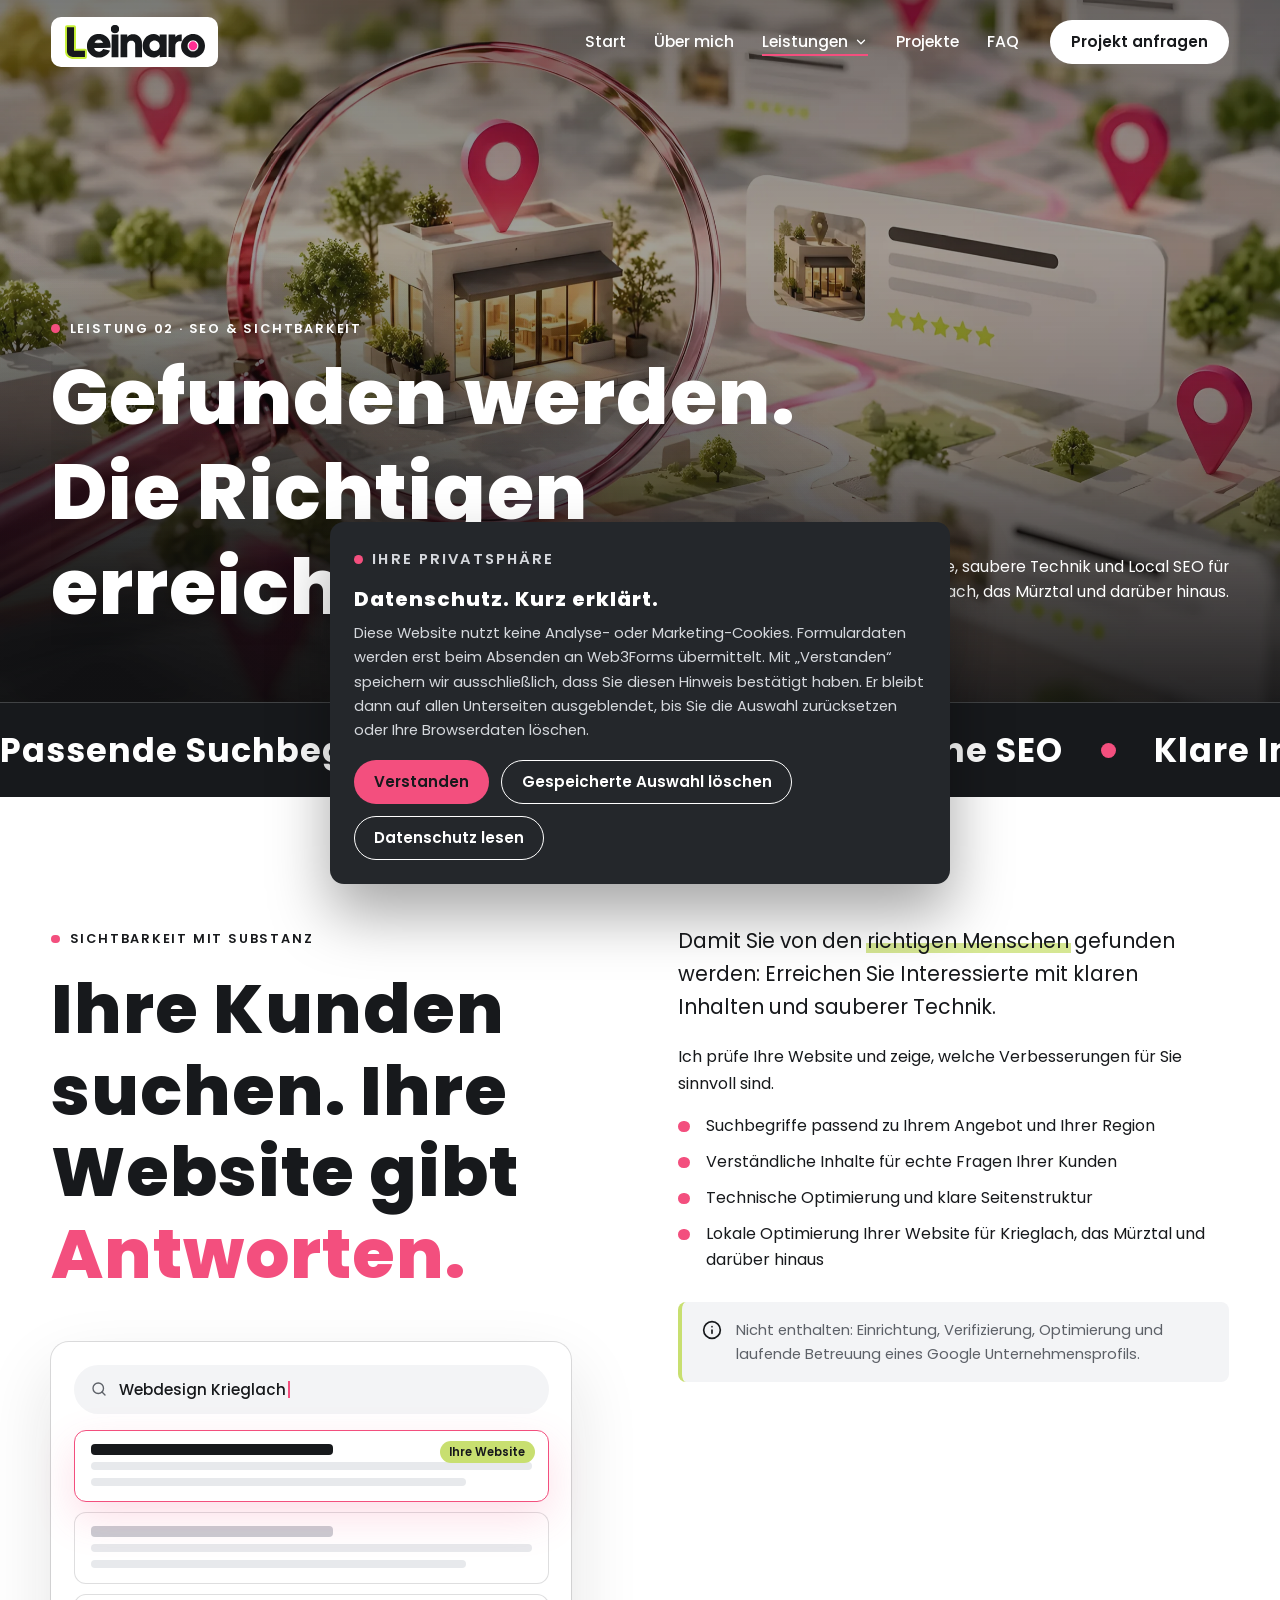
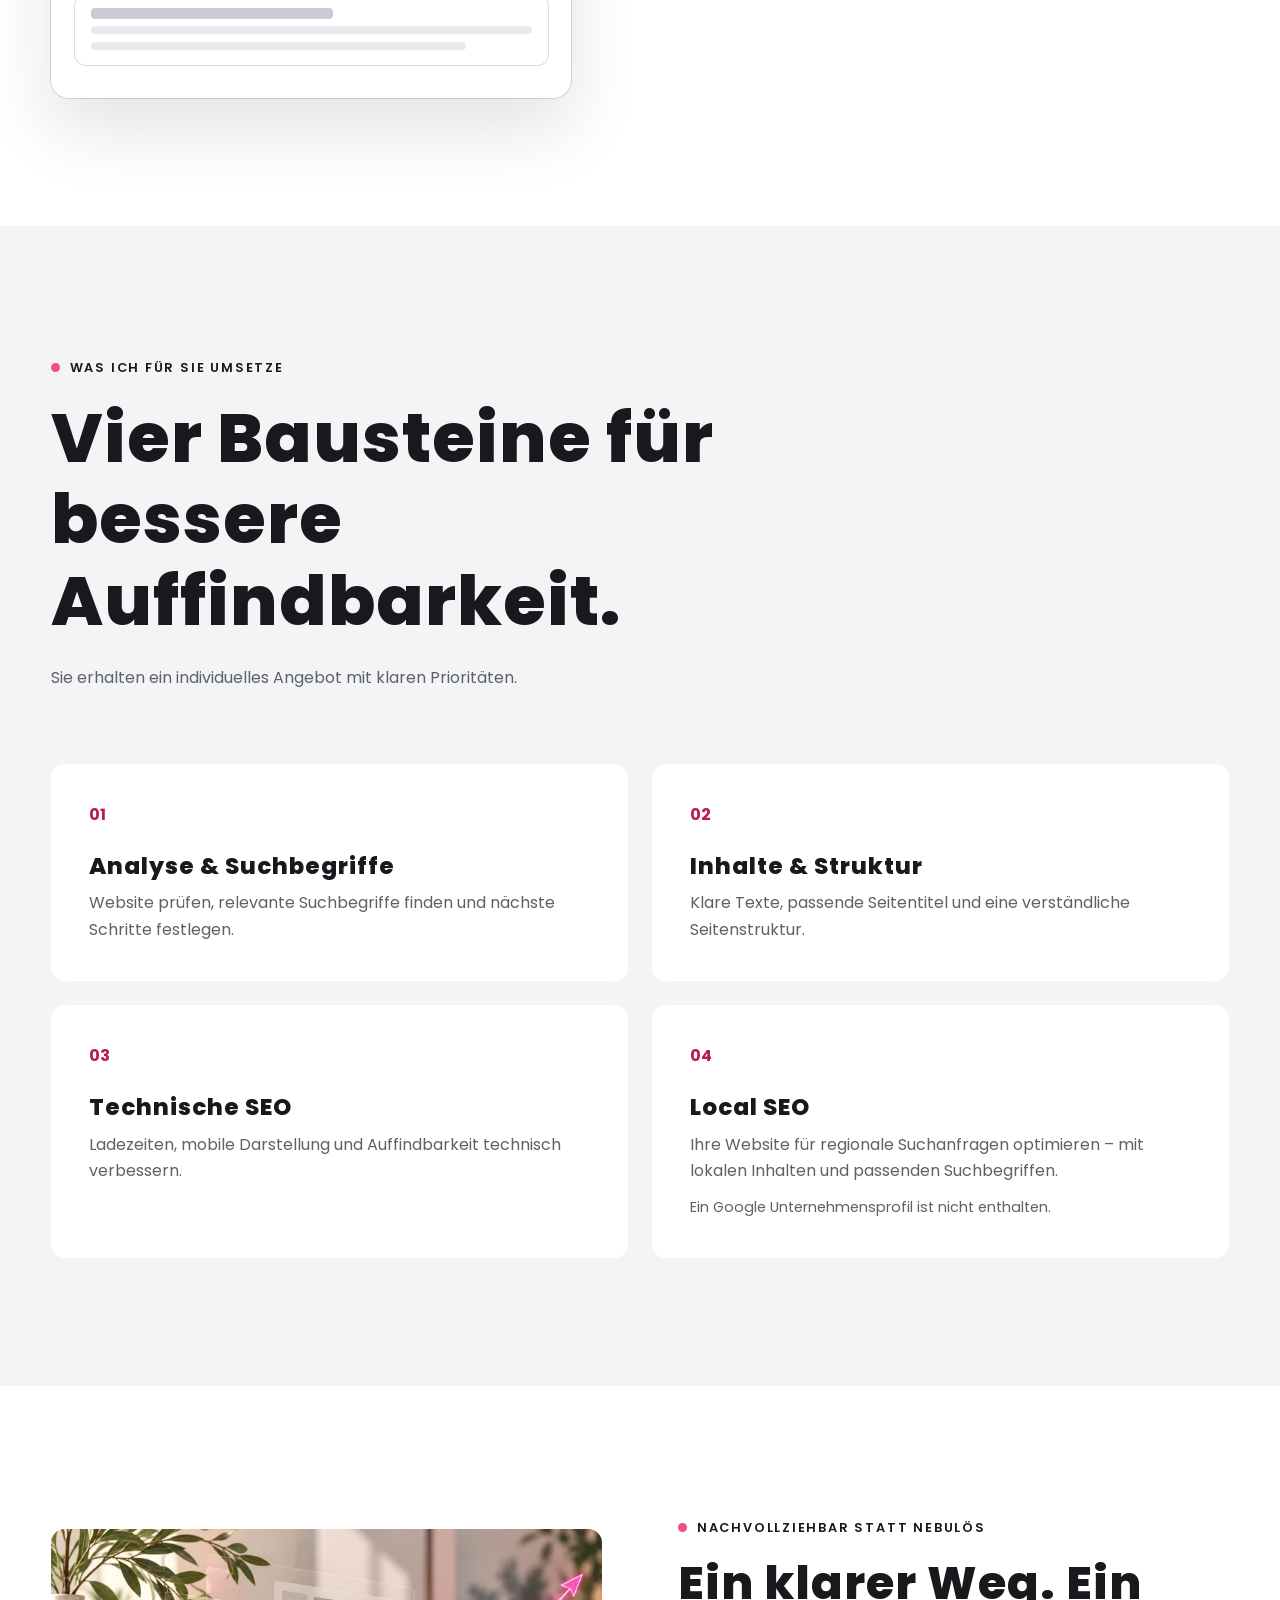
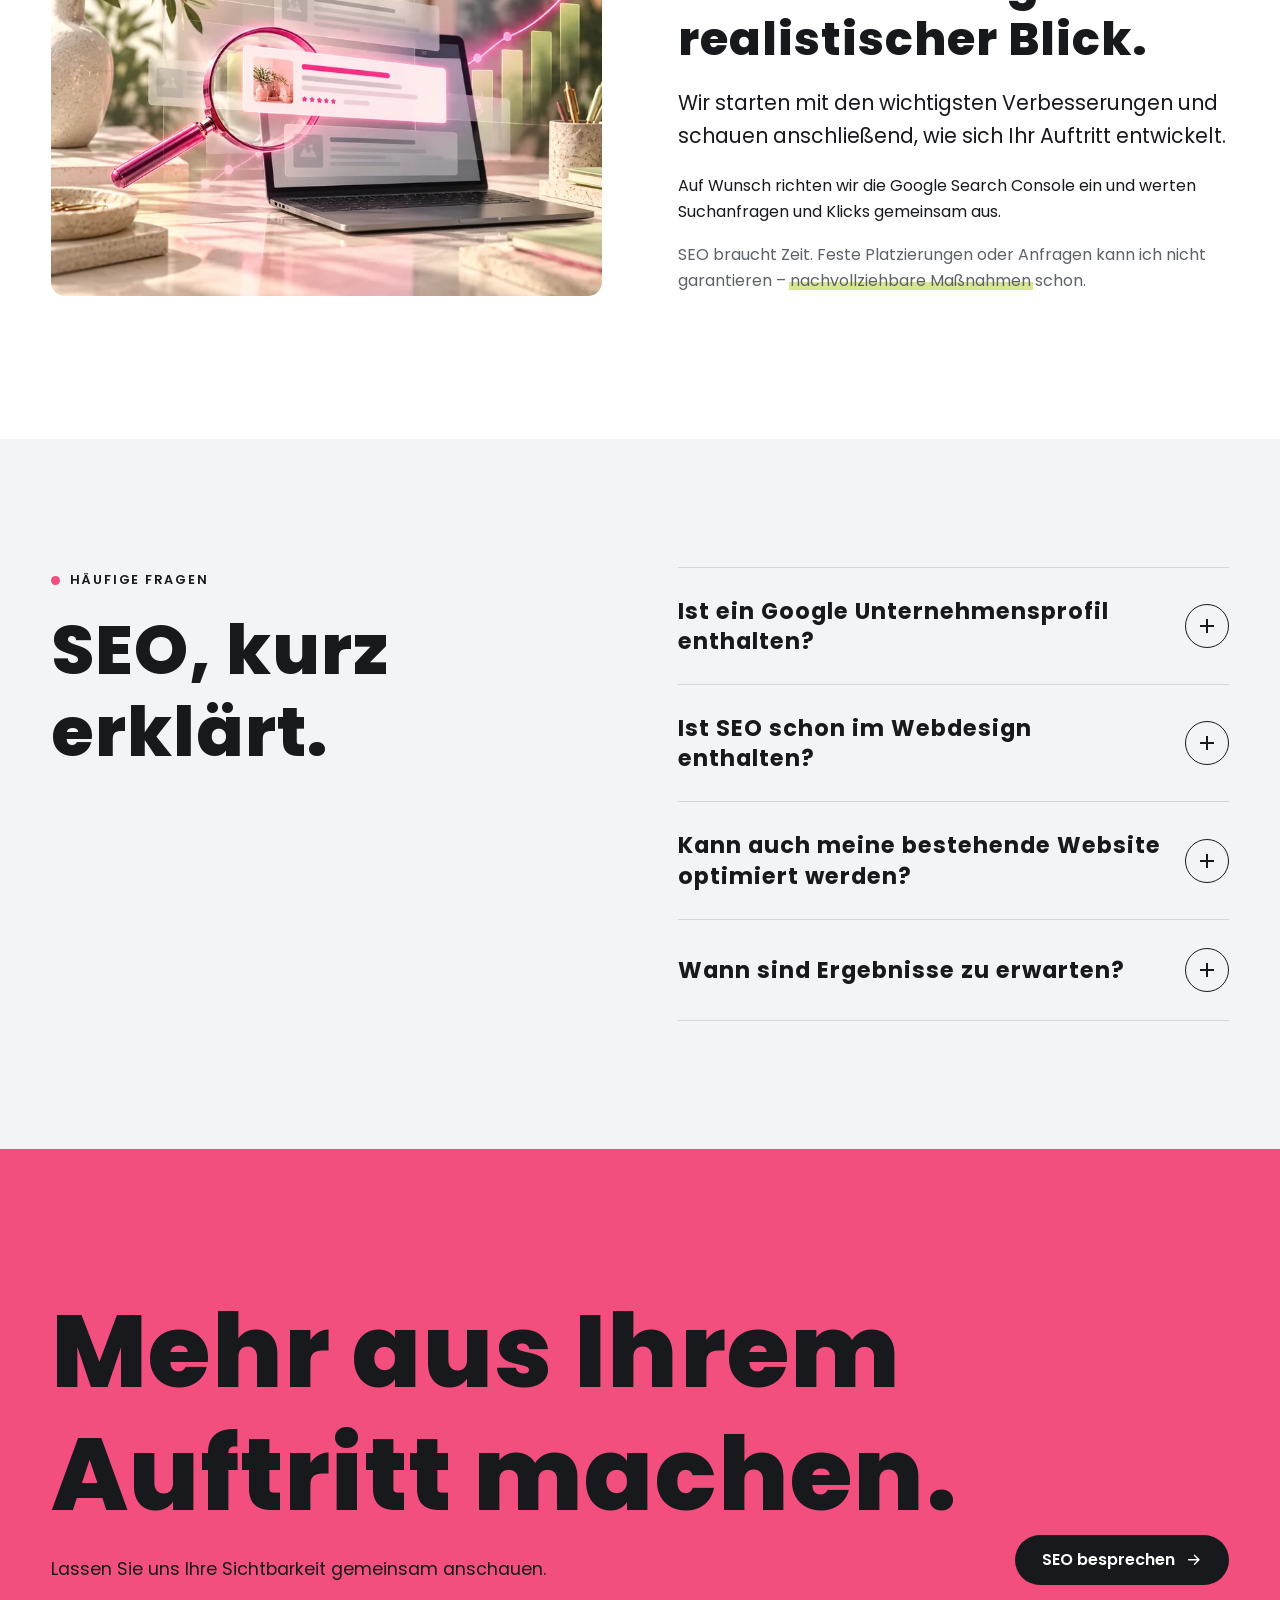
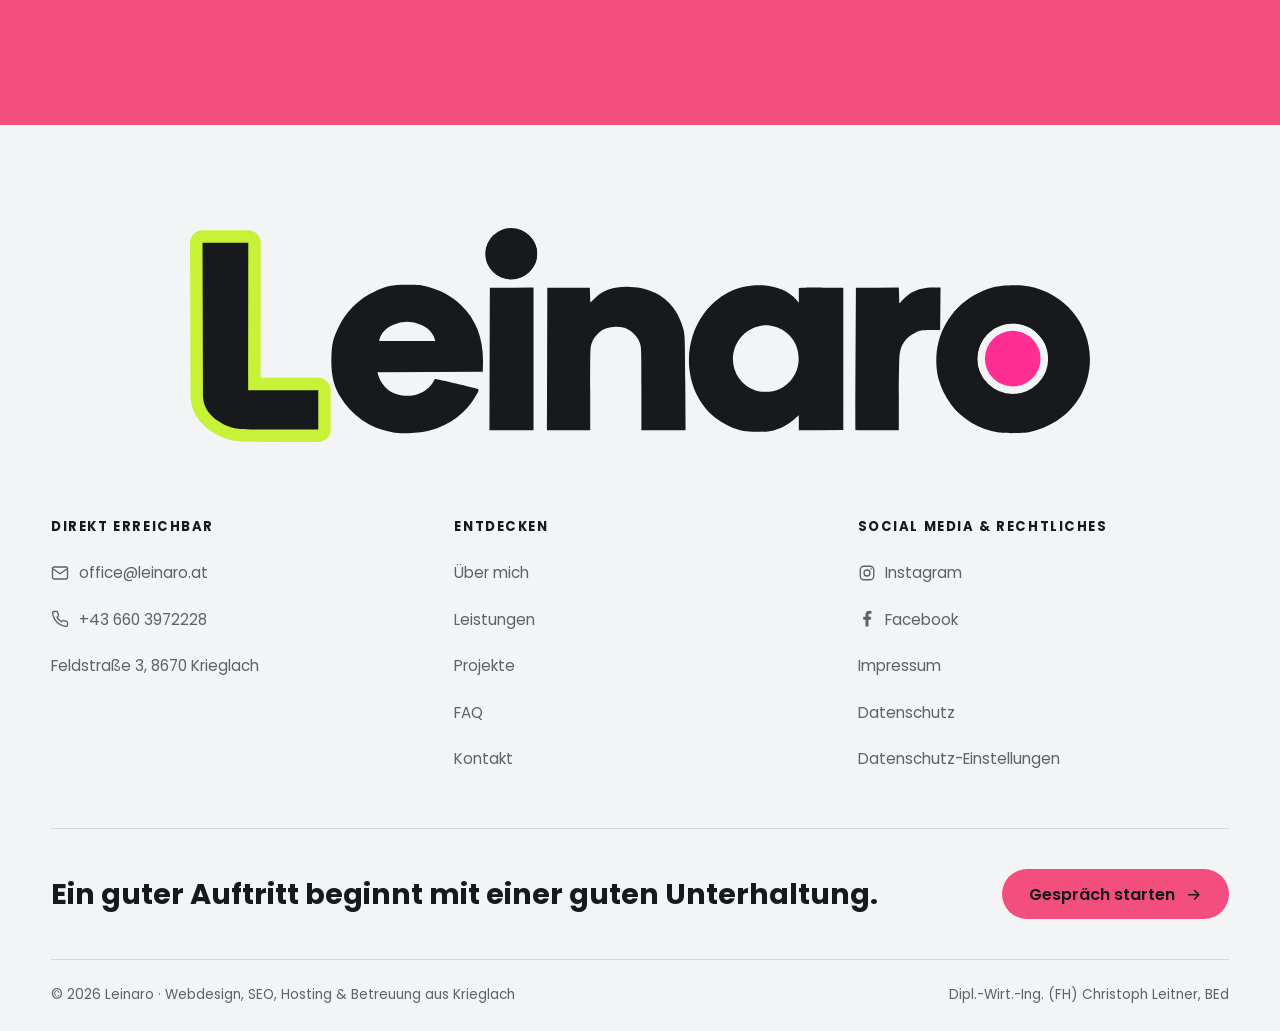
<file: seo.html>
<!doctype html>
<html lang="de" class="no-js">
  <head>
    <meta charset="utf-8">
    <meta name="viewport" content="width=device-width, initial-scale=1">
    <title>SEO &amp; Local SEO in Krieglach und der Steiermark | Leinaro</title>
    <meta name="description" content="SEO & Sichtbarkeit von Leinaro: Analyse, Suchbegriffe, Inhalte, technische SEO und Local SEO für Ihre Website in Krieglach, im Mürztal und in der Steiermark – nachvollziehbar statt nebulös.">
    <link rel="canonical" href="https://leinaro.at/seo.html">
    <meta name="theme-color" content="#17191c">
    <meta property="og:type" content="website">
    <meta property="og:locale" content="de_AT">
    <meta property="og:site_name" content="Leinaro">
    <meta property="og:title" content="SEO &amp; Local SEO in Krieglach und der Steiermark | Leinaro">
    <meta property="og:description" content="SEO & Sichtbarkeit von Leinaro: Analyse, Suchbegriffe, Inhalte, technische SEO und Local SEO für Ihre Website in Krieglach, im Mürztal und in der Steiermark – nachvollziehbar statt nebulös.">
    <meta property="og:url" content="https://leinaro.at/seo.html">
    <meta property="og:image" content="https://leinaro.at/images/leinaro-social-1200x630.jpg">
    <meta property="og:image:width" content="1200">
    <meta property="og:image:height" content="630">
    <meta property="og:image:alt" content="Leinaro – Websites mit Charakter. Webdesign, SEO, Hosting und Betreuung aus Krieglach.">
    <meta name="twitter:card" content="summary_large_image">
    <link rel="icon" href="favicon.ico" sizes="48x48">
    <link rel="icon" href="favicon.svg" type="image/svg+xml">
    <link rel="apple-touch-icon" href="apple-touch-icon.png">
    <link rel="manifest" href="site.webmanifest">
    <link rel="preload" href="fonts/poppins-800.woff2" as="font" type="font/woff2" crossorigin>
    <link rel="stylesheet" href="css/style.css?v=20261118v1">
    <script src="js/script.js?v=20261118v1"></script>
  </head>
  <body>
    <a class="skip-link" href="#main">Zum Inhalt springen</a>

    <header class="site-header">
      <div class="container site-header__inner">
        <a class="brand" href="index.html" aria-label="Leinaro – zur Startseite">
          <img src="images/leinaro-logo.svg" width="140" height="33" alt="Leinaro">
        </a>
        <nav class="nav" aria-label="Hauptnavigation">
          <ul class="nav__list">
            <li><a class="nav__link" href="index.html">Start</a></li>
            <li><a class="nav__link" href="ueber-uns.html">Über mich</a></li>
            <li class="nav__item--sub">
              <button class="nav__link is-current" type="button" aria-expanded="false" aria-controls="submenu-leistungen">Leistungen <svg viewBox="0 0 24 24" fill="none" stroke="currentColor" stroke-width="2.2" stroke-linecap="round" stroke-linejoin="round" aria-hidden="true"><path d="M6 9l6 6 6-6"/></svg></button>
              <ul class="submenu" id="submenu-leistungen">
                <li><a class="submenu__item" href="webdesign.html"><span class="submenu__icon"><svg viewBox="0 0 24 24" fill="none" stroke="currentColor" stroke-width="1.8" stroke-linecap="round" stroke-linejoin="round" aria-hidden="true"><rect x="3" y="4" width="18" height="16" rx="2.5"/><path d="M3 9h18M6.5 6.5h.01M9.5 6.5h.01M8 13h8M8 16.5h5"/></svg></span><span class="submenu__text"><strong>Webdesign &amp; Entwicklung</strong><small>Individuelle Websites mit Charakter</small></span></a></li>
                <li><a class="submenu__item" href="seo.html" aria-current="page"><span class="submenu__icon"><svg viewBox="0 0 24 24" fill="none" stroke="currentColor" stroke-width="1.8" stroke-linecap="round" stroke-linejoin="round" aria-hidden="true"><circle cx="11" cy="11" r="7"/><path d="M20 20l-4-4M8 12.5l2-2 1.8 1.6 2.2-2.6"/></svg></span><span class="submenu__text"><strong>SEO &amp; Sichtbarkeit</strong><small>Von den Richtigen gefunden werden</small></span></a></li>
                <li><a class="submenu__item" href="domain-hosting.html"><span class="submenu__icon"><svg viewBox="0 0 24 24" fill="none" stroke="currentColor" stroke-width="1.8" stroke-linecap="round" stroke-linejoin="round" aria-hidden="true"><circle cx="12" cy="12" r="9"/><path d="M3 12h18M12 3a14 14 0 0 1 0 18M12 3a14 14 0 0 0 0 18"/></svg></span><span class="submenu__text"><strong>Domain &amp; Hosting</strong><small>Webadresse, Hosting und sicherer Start</small></span></a></li>
                <li><a class="submenu__item" href="betreuung.html"><span class="submenu__icon"><svg viewBox="0 0 24 24" fill="none" stroke="currentColor" stroke-width="1.8" stroke-linecap="round" stroke-linejoin="round" aria-hidden="true"><path d="M12 3l7 3v5c0 4.5-3 8.3-7 10-4-1.7-7-5.5-7-10V6z"/><path d="M9 12l2 2 4-4"/></svg></span><span class="submenu__text"><strong>Wartung &amp; Betreuung</strong><small>Updates, Backups und persönlicher Support</small></span></a></li>
                <li class="submenu__all"><a href="leistungen.html">Alle Leistungen im Überblick <span><svg viewBox="0 0 24 24" fill="none" stroke="currentColor" stroke-width="2" stroke-linecap="round" stroke-linejoin="round" aria-hidden="true"><path d="M5 12h14M13 6l6 6-6 6"/></svg></span></a></li>
              </ul>
            </li>
            <li><a class="nav__link" href="referenzen.html">Projekte</a></li>
            <li><a class="nav__link" href="faq.html">FAQ</a></li>
          </ul>
          <a class="btn btn--dark btn--nav" href="kontakt.html">Projekt anfragen</a>
          <button class="menu-toggle" type="button" aria-expanded="false" aria-controls="mobile-menu" aria-label="Menü öffnen"><span></span><span></span></button>
        </nav>
      </div>
    </header>

    <div class="mobile-menu" id="mobile-menu" aria-hidden="true">
      <ul class="mobile-menu__list">
        <li><a href="index.html">Start</a></li>
        <li><a href="ueber-uns.html">Über mich</a></li>
        <li class="mobile-menu__group"><button class="mobile-menu__toggle" type="button" aria-expanded="false" aria-controls="mobile-sub-leistungen">Leistungen <svg viewBox="0 0 24 24" fill="none" stroke="currentColor" stroke-width="2.4" stroke-linecap="round" stroke-linejoin="round" aria-hidden="true"><path d="M6 9l6 6 6-6"/></svg></button>
        <ul class="mobile-menu__sub" id="mobile-sub-leistungen" hidden>
          <li><a href="webdesign.html">Webdesign &amp; Entwicklung</a></li>
          <li><a href="seo.html" aria-current="page">SEO &amp; Sichtbarkeit</a></li>
          <li><a href="domain-hosting.html">Domain &amp; Hosting</a></li>
          <li><a href="betreuung.html">Wartung &amp; Betreuung</a></li>
          <li class="mobile-menu__all"><a href="leistungen.html">Alle Leistungen im Überblick</a></li>
        </ul></li>
        <li><a href="referenzen.html">Projekte</a></li>
        <li><a href="faq.html">FAQ</a></li>
        <li><a href="kontakt.html">Kontakt</a></li>
      </ul>
      <div class="mobile-menu__meta">
        <a href="tel:+436603972228">+43 660 3972228</a>
        <a href="mailto:office@leinaro.at">office@leinaro.at</a>
        <span>Feldstraße 3, 8670 Krieglach</span>
      </div>
    </div>

    <main id="main">

      <section class="page-hero page-hero--bright" data-header="dark">
        <div class="scene__art">
          <img src="images/optimized/startseite-seo-1600.webp" srcset="images/optimized/startseite-seo-480.webp 480w, images/optimized/startseite-seo-800.webp 800w, images/optimized/startseite-seo-1200.webp 1200w, images/optimized/startseite-seo-1600.webp 1600w, images/optimized/startseite-seo-2400.webp 2400w, images/optimized/startseite-seo-3200.webp 3200w" sizes="(max-aspect-ratio: 16/9) 178vh, 100vw" width="3200" height="2133" alt="Lupe über einer kleinen Stadtkarte mit pinken Standortmarkierungen" decoding="async" class="scene__img" fetchpriority="high" style="--fx: 50%; --fx-m: 40%;">
        </div>
        <div class="scene__shade" aria-hidden="true"></div>
        <div class="scene__content">
          <div>
            <p class="eyebrow">Leistung 02 · SEO &amp; Sichtbarkeit</p>
            <h1 class="scene__title display">
              <span class="line"><span>Gefunden werden.</span></span>
              <span class="line"><span>Die Richtigen</span></span>
              <span class="line"><span>erreichen.</span></span>
            </h1>
          </div>
          <div class="scene__aside">
            <p>Klare Inhalte, saubere Technik und Local SEO für Krieglach, das Mürztal und darüber hinaus.</p>
          </div>
        </div>
      </section>

      <div class="ticker" data-header="dark" aria-hidden="true">
        <div class="ticker__track"><div class="ticker__group"><span>Passende Suchbegriffe</span><span>Local SEO</span><span>Technische SEO</span><span>Klare Inhalte</span><span>Nachvollziehbare Schritte</span><span>Passende Suchbegriffe</span><span>Local SEO</span><span>Technische SEO</span><span>Klare Inhalte</span><span>Nachvollziehbare Schritte</span></div><div class="ticker__group"><span>Passende Suchbegriffe</span><span>Local SEO</span><span>Technische SEO</span><span>Klare Inhalte</span><span>Nachvollziehbare Schritte</span><span>Passende Suchbegriffe</span><span>Local SEO</span><span>Technische SEO</span><span>Klare Inhalte</span><span>Nachvollziehbare Schritte</span></div></div>
      </div>

      <section class="section" data-header="light" aria-labelledby="seo-intro">
        <div class="container split split--top">
          <div class="reveal">
            <p class="eyebrow">Sichtbarkeit mit Substanz</p>
            <h2 class="h-xl" id="seo-intro">Ihre Kunden suchen. Ihre Website gibt <span class="accent">Antworten.</span></h2>
            <div class="mock mock-serp reveal" aria-hidden="true">
              <div class="mock-serp__search"><svg viewBox="0 0 24 24" fill="none" stroke="currentColor" stroke-width="1.8" stroke-linecap="round" stroke-linejoin="round" aria-hidden="true"><circle cx="11" cy="11" r="7"/><path d="M20 20l-4-4"/></svg><span class="mock-serp__query">Webdesign Krieglach</span><span class="mock-serp__caret"></span></div>
              <ol class="mock-serp__results">
                <li class="serp-item" style="--from: 0; --to: 1;"><span class="t"></span><span class="u"></span><span class="d"></span></li>
                <li class="serp-item" style="--from: 1; --to: 2;"><span class="t"></span><span class="u"></span><span class="d"></span></li>
                <li class="serp-item serp-item--you" style="--from: 2; --to: 0;"><span class="t"></span><span class="u"></span><span class="d"></span><span class="serp-item__badge">Ihre Website</span></li>
              </ol>
            </div>
          </div>
          <div class="reveal reveal-delay-1">
            <p class="lead">Damit Sie von den <span class="hl">richtigen Menschen</span> gefunden werden: Erreichen Sie Interessierte mit klaren Inhalten und sauberer Technik.</p>
            <p>Ich prüfe Ihre Website und zeige, welche Verbesserungen für Sie sinnvoll sind.</p>
            <ul class="tick-list"><li>Suchbegriffe passend zu Ihrem Angebot und Ihrer Region</li><li>Verständliche Inhalte für echte Fragen Ihrer Kunden</li><li>Technische Optimierung und klare Seitenstruktur</li><li>Lokale Optimierung Ihrer Website für Krieglach, das Mürztal und darüber hinaus</li></ul>
            <div class="hint"><svg viewBox="0 0 24 24" fill="none" stroke="currentColor" stroke-width="2" stroke-linecap="round" stroke-linejoin="round" aria-hidden="true"><circle cx="12" cy="12" r="10"/><path d="M12 16v-4M12 8h.01"/></svg><p>Nicht enthalten: Einrichtung, Verifizierung, Optimierung und laufende Betreuung eines Google Unternehmensprofils.</p></div>
          </div>
        </div>
      </section>

      <section class="section section--grey" data-header="light" aria-labelledby="seo-blocks">
        <div class="container">
          <div class="section__head">
            <div class="reveal">
              <p class="eyebrow">Was ich für Sie umsetze</p>
              <h2 class="h-xl" id="seo-blocks">Vier Bausteine für bessere Auffindbarkeit.</h2>
            </div>
            <p class="text-muted reveal">Sie erhalten ein individuelles Angebot mit klaren Prioritäten.</p>
          </div>
          <div class="cards cards--2">
            <article class="card reveal"><span class="card__num">01</span><h3>Analyse &amp; Suchbegriffe</h3><p>Website prüfen, relevante Suchbegriffe finden und nächste Schritte festlegen.</p></article>
            <article class="card reveal reveal-delay-1"><span class="card__num">02</span><h3>Inhalte &amp; Struktur</h3><p>Klare Texte, passende Seitentitel und eine verständliche Seitenstruktur.</p></article>
            <article class="card reveal"><span class="card__num">03</span><h3>Technische SEO</h3><p>Ladezeiten, mobile Darstellung und Auffindbarkeit technisch verbessern.</p></article>
            <article class="card reveal reveal-delay-1"><span class="card__num">04</span><h3>Local SEO</h3><p>Ihre Website für regionale Suchanfragen optimieren – mit lokalen Inhalten und passenden Suchbegriffen.</p><p class="note">Ein Google Unternehmensprofil ist nicht enthalten.</p></article>
          </div>
        </div>
      </section>

      <section class="section" data-header="light" aria-labelledby="seo-clear">
        <div class="container split">
          <div class="split__media reveal split__media--first"><img src="images/optimized/seo-nachvollziehbar-1200.webp" srcset="images/optimized/seo-nachvollziehbar-480.webp 480w, images/optimized/seo-nachvollziehbar-800.webp 800w, images/optimized/seo-nachvollziehbar-1200.webp 1200w, images/optimized/seo-nachvollziehbar-1536.webp 1536w" sizes="(max-width: 900px) 100vw, 45vw" width="1536" height="1024" alt="Lupe über einer Website mit steigender Kurve" decoding="async" loading="lazy"></div>
          <div class="reveal reveal-delay-1">
            <p class="eyebrow">Nachvollziehbar statt nebulös</p>
            <h2 class="h-lg" id="seo-clear">Ein klarer Weg. Ein realistischer Blick.</h2>
            <p class="lead">Wir starten mit den wichtigsten Verbesserungen und schauen anschließend, wie sich Ihr Auftritt entwickelt.</p>
            <p>Auf Wunsch richten wir die Google Search Console ein und werten Suchanfragen und Klicks gemeinsam aus.</p>
            <p class="text-muted">SEO braucht Zeit. Feste Platzierungen oder Anfragen kann ich nicht garantieren – <span class="hl">nachvollziehbare Maßnahmen</span> schon.</p>
          </div>
        </div>
      </section>

      <section class="section section--grey" data-header="light" aria-labelledby="seo-faq">
        <div class="container split split--top">
          <div class="reveal">
            <p class="eyebrow">Häufige Fragen</p>
            <h2 class="h-xl" id="seo-faq">SEO, kurz erklärt.</h2>
          </div>
          <div class="accordion">
            <details class="reveal">
              <summary>
                <span class="accordion__title">Ist ein Google Unternehmensprofil enthalten?</span>
                <span class="accordion__icon" aria-hidden="true"></span>
              </summary>
              <div class="accordion__body"><p>Nein. Die Einrichtung, Verifizierung, Optimierung und laufende Betreuung eines Google Unternehmensprofils sind nicht enthalten. Das gilt sowohl für Webdesign &amp; Entwicklung als auch für SEO &amp; Sichtbarkeit und Wartung &amp; Betreuung. Die SEO-Leistungen beziehen sich auf Ihre Website.</p></div>
            </details>
            <details class="reveal">
              <summary>
                <span class="accordion__title">Ist SEO schon im Webdesign enthalten?</span>
                <span class="accordion__icon" aria-hidden="true"></span>
              </summary>
              <div class="accordion__body"><p>Die grundlegende suchmaschinenfreundliche Umsetzung ist Teil meines Webdesigns. Eine vertiefte Analyse, gezielte Inhaltsoptimierung, Local SEO und laufende Auswertung können Sie zusätzlich beauftragen.</p></div>
            </details>
            <details class="reveal">
              <summary>
                <span class="accordion__title">Kann auch meine bestehende Website optimiert werden?</span>
                <span class="accordion__icon" aria-hidden="true"></span>
              </summary>
              <div class="accordion__body"><p>Ja. Zuerst prüfe ich, welche Verbesserungen sinnvoll und technisch möglich sind. Auf dieser Grundlage erhalten Sie ein konkretes Angebot.</p></div>
            </details>
            <details class="reveal">
              <summary>
                <span class="accordion__title">Wann sind Ergebnisse zu erwarten?</span>
                <span class="accordion__icon" aria-hidden="true"></span>
              </summary>
              <div class="accordion__body"><p>Das hängt von Ausgangslage, Wettbewerb und Umfang der Maßnahmen ab. Veränderungen entstehen meist über mehrere Wochen oder Monate. Wir vereinbaren realistische Ziele und betrachten die Entwicklung gemeinsam.</p></div>
            </details>
          </div>
        </div>
      </section>

      <section class="cta-band" data-header="light">
        <div class="container cta-band__inner">
          <div>
            <h2 class="display reveal">Mehr aus Ihrem<br>Auftritt machen.</h2>
            <p class="reveal">Lassen Sie uns Ihre Sichtbarkeit gemeinsam anschauen.</p>
          </div>
          <a class="btn btn--dark reveal" href="kontakt.html">SEO besprechen <svg viewBox="0 0 24 24" fill="none" stroke="currentColor" stroke-width="2" stroke-linecap="round" stroke-linejoin="round" aria-hidden="true"><path d="M5 12h14M13 6l6 6-6 6"/></svg></a>
        </div>
      </section>
    </main>

    <footer class="site-footer" data-header="light">
      <div class="container">
        <a class="footer__brand" href="index.html" aria-label="Leinaro – zur Startseite">
          <img src="images/leinaro-logo.svg" width="900" height="215" alt="Leinaro" loading="lazy">
        </a>

        <div class="footer__grid">
          <div>
            <h2 class="footer__title">Direkt erreichbar</h2>
            <ul class="footer__list">
              <li><a href="mailto:office@leinaro.at"><svg viewBox="0 0 24 24" fill="none" stroke="currentColor" stroke-width="1.8" stroke-linecap="round" stroke-linejoin="round" aria-hidden="true"><rect x="2" y="4" width="20" height="16" rx="2"/><path d="M22 6l-10 7L2 6"/></svg>office@leinaro.at</a></li>
              <li><a href="tel:+436603972228"><svg viewBox="0 0 24 24" fill="none" stroke="currentColor" stroke-width="1.8" stroke-linecap="round" stroke-linejoin="round" aria-hidden="true"><path d="M22 16.9v3a2 2 0 0 1-2.2 2 19.8 19.8 0 0 1-8.6-3.1 19.5 19.5 0 0 1-6-6A19.8 19.8 0 0 1 2.1 4.2 2 2 0 0 1 4.1 2h3a2 2 0 0 1 2 1.7c.1.9.4 1.8.7 2.7a2 2 0 0 1-.5 2.1L8 9.8a16 16 0 0 0 6 6l1.3-1.3a2 2 0 0 1 2.1-.4c.9.3 1.8.6 2.7.7a2 2 0 0 1 1.7 2z"/></svg>+43 660 3972228</a></li>
              <li><span>Feldstraße 3, 8670 Krieglach</span></li>
            </ul>
          </div>
          <div>
            <h2 class="footer__title">Entdecken</h2>
            <ul class="footer__list">
              <li><a href="ueber-uns.html">Über mich</a></li>
              <li><a href="leistungen.html">Leistungen</a></li>
              <li><a href="referenzen.html">Projekte</a></li>
              <li><a href="faq.html">FAQ</a></li>
              <li><a href="kontakt.html">Kontakt</a></li>
            </ul>
          </div>
          <div>
            <h2 class="footer__title">Social Media &amp; Rechtliches</h2>
            <ul class="footer__list">
              <li><a class="social social--ig" href="https://www.instagram.com/leinaro.at/" target="_blank" rel="noopener noreferrer" aria-label="Instagram öffnen (neuer Tab)"><svg viewBox="0 0 24 24" fill="none" stroke="currentColor" stroke-width="1.8" aria-hidden="true"><defs><linearGradient id="ig-gradient" x1="3" y1="21" x2="21" y2="3" gradientUnits="userSpaceOnUse"><stop offset="0" stop-color="#feda75"/><stop offset="0.3" stop-color="#fa7e1e"/><stop offset="0.55" stop-color="#d62976"/><stop offset="0.8" stop-color="#962fbf"/><stop offset="1" stop-color="#4f5bd5"/></linearGradient></defs><rect class="ig-shape" x="3" y="3" width="18" height="18" rx="5"/><circle class="ig-shape" cx="12" cy="12" r="4"/><circle class="ig-dot" cx="17.5" cy="6.5" r="1" fill="currentColor" stroke="none"/></svg>Instagram</a></li>
              <li><a class="social social--fb" href="https://www.facebook.com/profile.php?id=61596282575799" target="_blank" rel="noopener noreferrer" aria-label="Facebook öffnen (neuer Tab)"><svg viewBox="0 0 24 24" fill="currentColor" aria-hidden="true"><path d="M14 22v-9h3l.5-4H14V7c0-1.2.4-2 2-2h2V1.5A25 25 0 0 0 15 1c-3 0-5 1.8-5 5v3H7v4h3v9z"/></svg>Facebook</a></li>
              <li><a href="impressum.html">Impressum</a></li>
              <li><a href="datenschutz.html">Datenschutz</a></li>
              <li><button type="button" data-privacy-open aria-haspopup="dialog">Datenschutz-Einstellungen</button></li>
            </ul>
          </div>
        </div>

        <div class="footer__cta">
          <p>Ein guter Auftritt beginnt mit einer guten Unterhaltung.</p>
          <a class="btn btn--pink" href="kontakt.html">Gespräch starten <svg viewBox="0 0 24 24" fill="none" stroke="currentColor" stroke-width="2" stroke-linecap="round" stroke-linejoin="round" aria-hidden="true"><path d="M5 12h14M13 6l6 6-6 6"/></svg></a>
        </div>

        <div class="footer__bottom">
          <p>© <span data-year>2026</span> Leinaro · Webdesign, SEO, Hosting &amp; Betreuung aus Krieglach</p>
          <p>Dipl.-Wirt.-Ing. (FH) Christoph Leitner, BEd</p>
        </div>
      </div>
    </footer>

    <div class="privacy-note" id="privacy-note" role="dialog" aria-labelledby="privacy-title" aria-describedby="privacy-text" hidden>
      <p class="eyebrow">Ihre Privatsphäre</p>
      <h2 id="privacy-title" tabindex="-1">Datenschutz. Kurz erklärt.</h2>
      <p id="privacy-text">Diese Website nutzt keine Analyse- oder Marketing-Cookies. Formulardaten werden erst beim Absenden an Web3Forms übermittelt. Mit „Verstanden“ speichern wir ausschließlich, dass Sie diesen Hinweis bestätigt haben. Er bleibt dann auf allen Unterseiten ausgeblendet, bis Sie die Auswahl zurücksetzen oder Ihre Browserdaten löschen.</p>
      <p class="note" data-privacy-status role="status" hidden></p>
      <div class="btn-row">
        <button class="btn btn--pink" type="button" data-privacy-accept>Verstanden</button>
        <button class="btn btn--ghost" type="button" data-privacy-withdraw hidden>Gespeicherte Auswahl löschen</button>
        <a class="btn btn--ghost" href="datenschutz.html">Datenschutz lesen</a>
      </div>
    </div>
  </body>
</html>
</file>
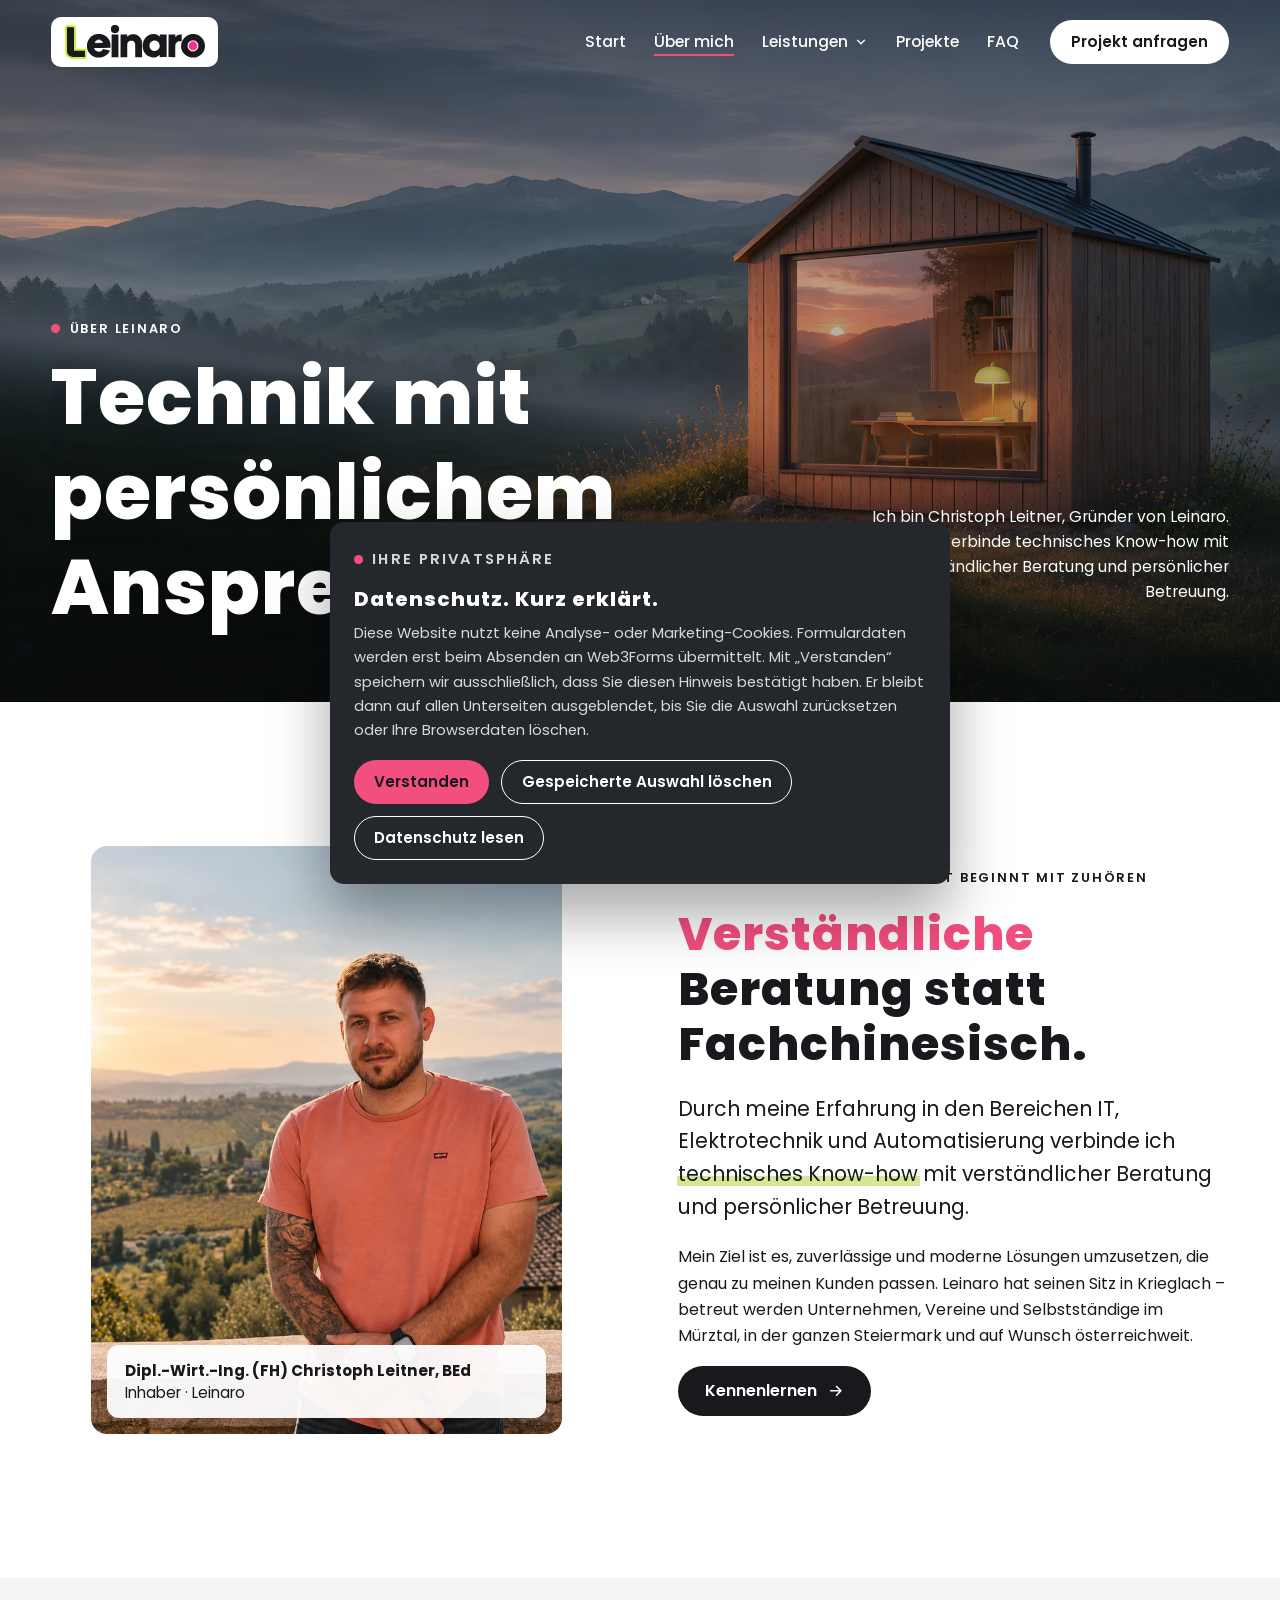
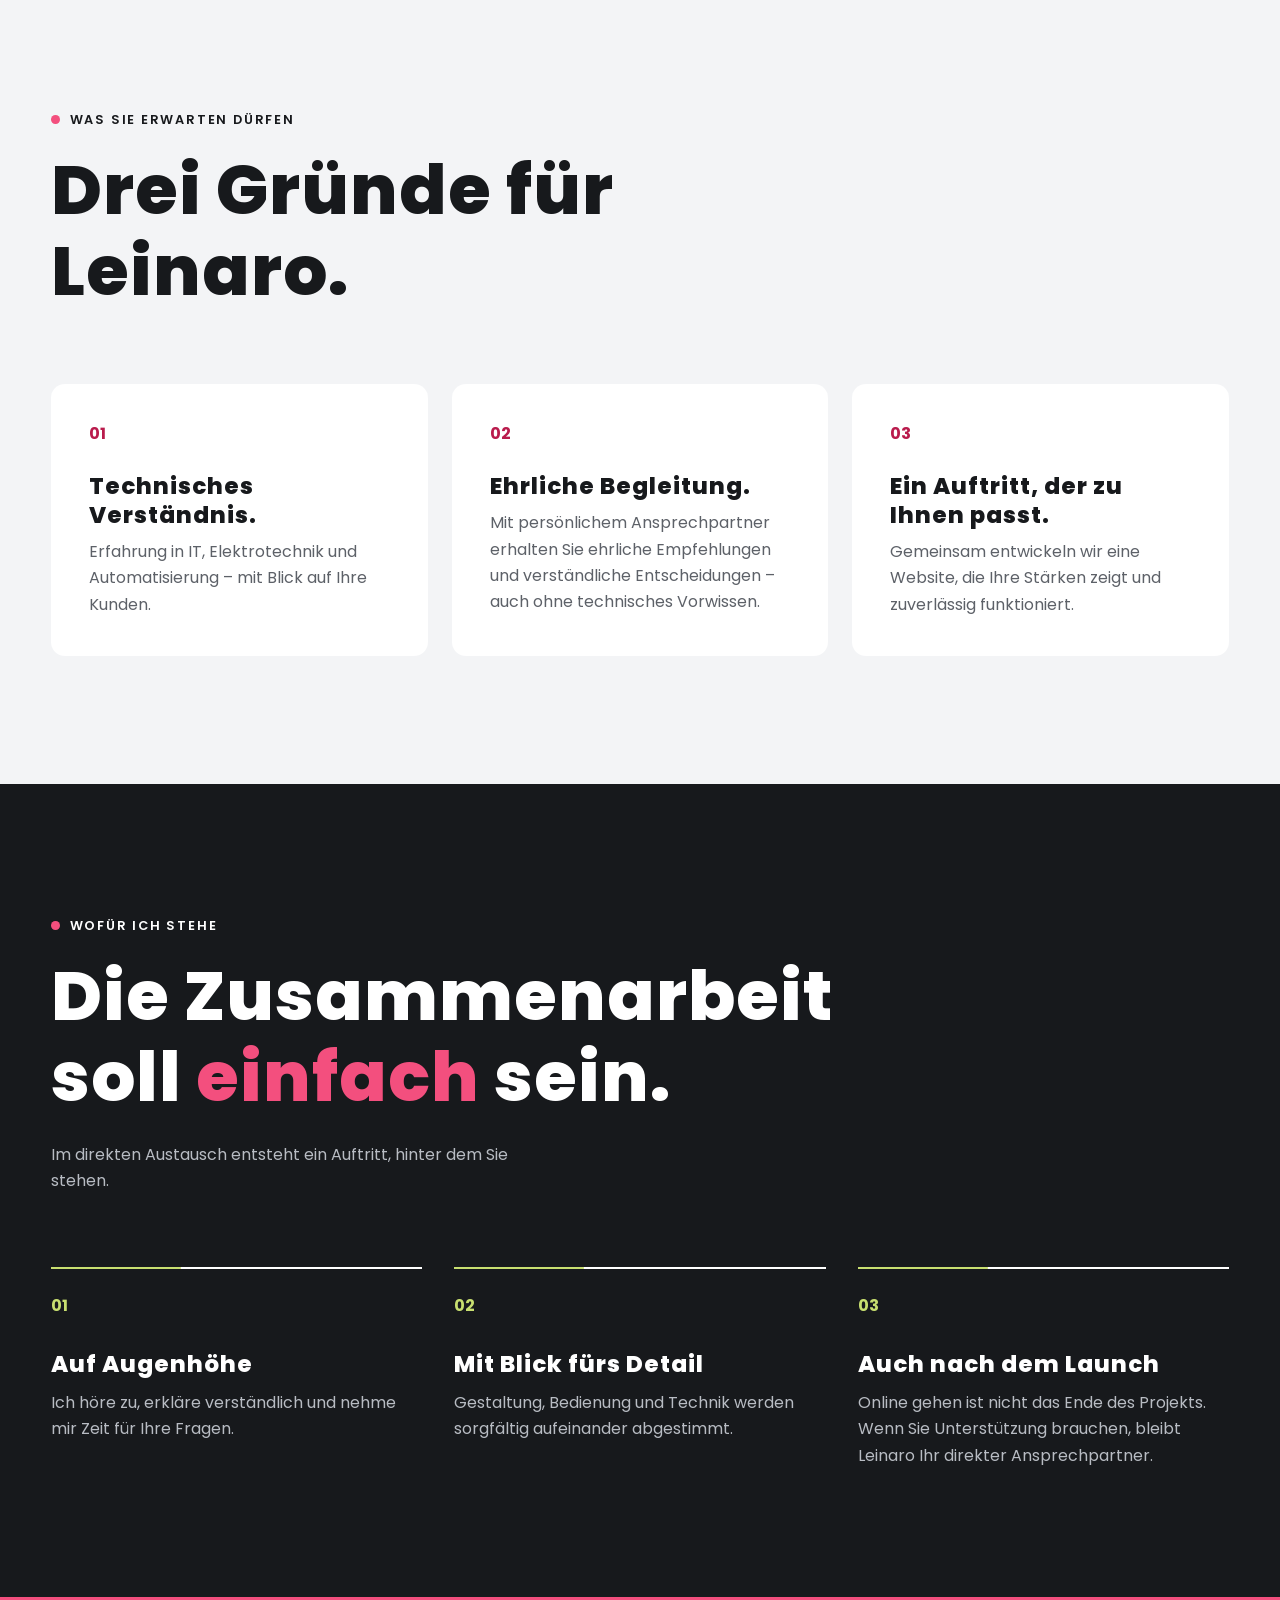
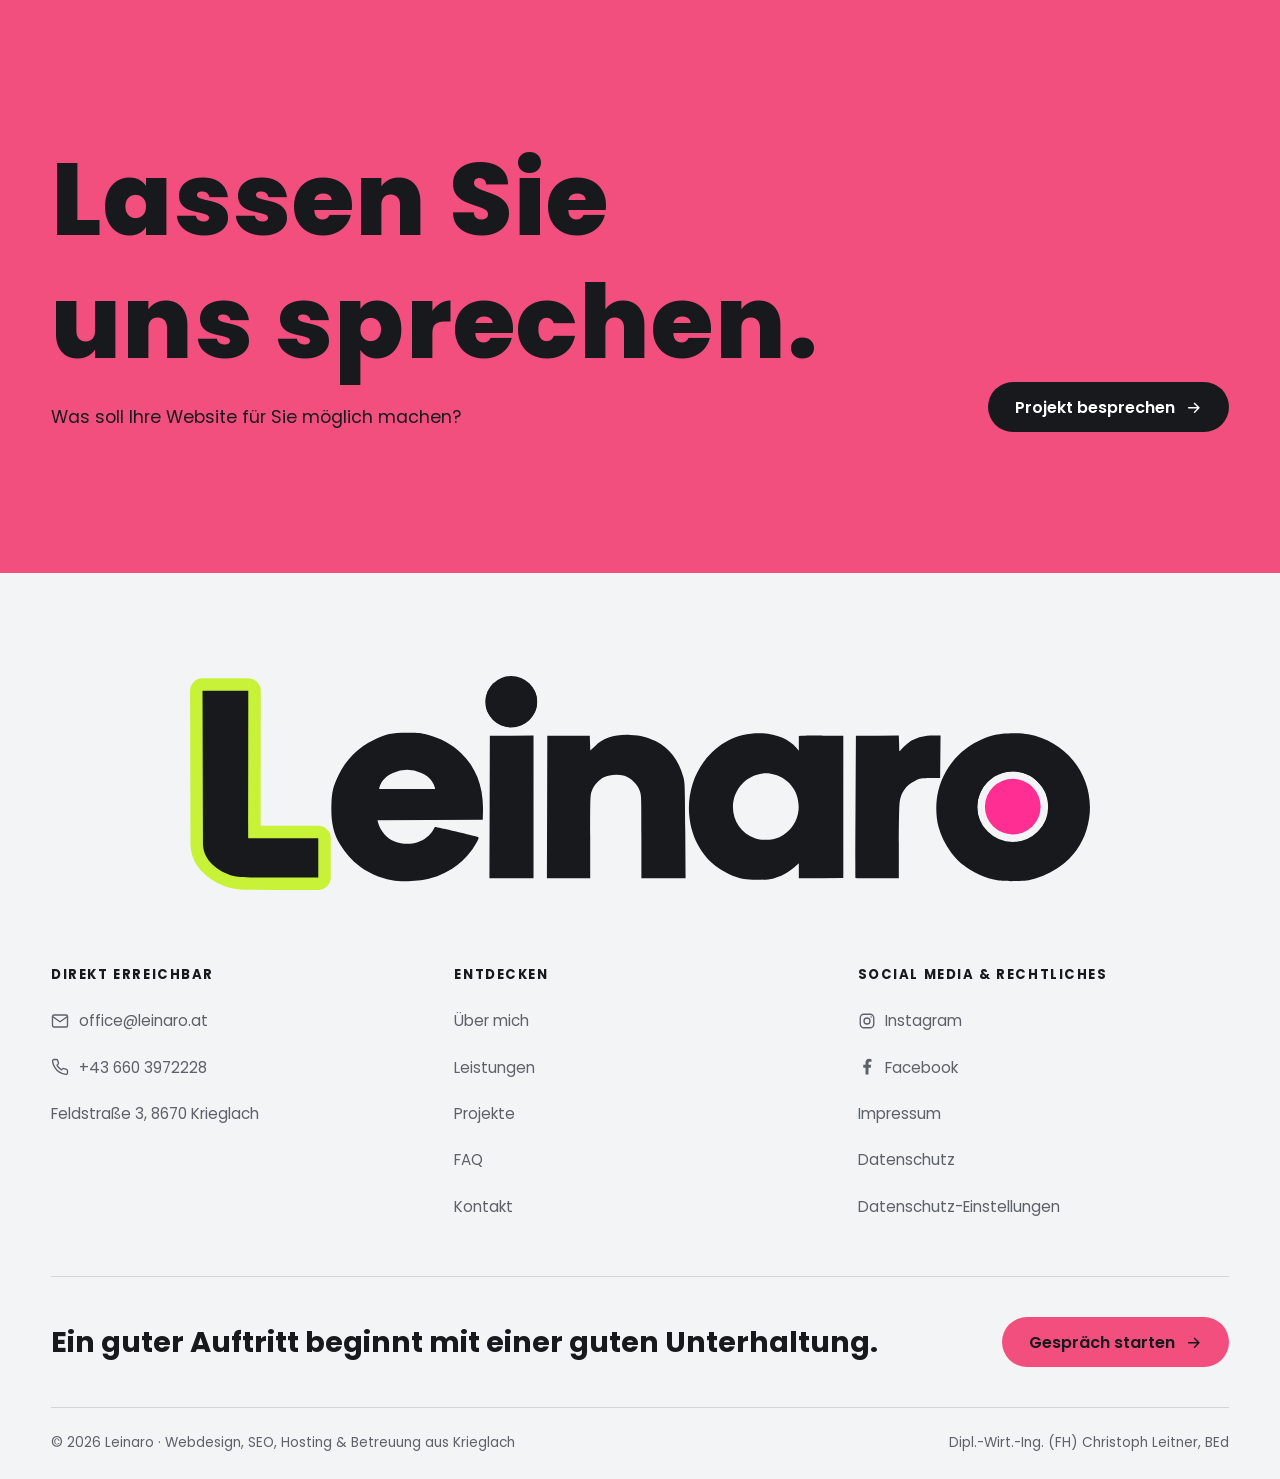
<file: ueber-uns.html>
<!doctype html>
<html lang="de" class="no-js">
  <head>
    <meta charset="utf-8">
    <meta name="viewport" content="width=device-width, initial-scale=1">
    <title>Christoph Leitner – Webdesign aus Krieglach | Leinaro</title>
    <meta name="description" content="Christoph Leitner, Gründer von Leinaro: Webdesign, Hosting und Betreuung aus Krieglach – mit technischem Know-how aus IT, Elektrotechnik und Automatisierung und persönlicher Beratung.">
    <link rel="canonical" href="https://leinaro.at/ueber-uns.html">
    <meta name="theme-color" content="#17191c">
    <meta property="og:type" content="website">
    <meta property="og:locale" content="de_AT">
    <meta property="og:site_name" content="Leinaro">
    <meta property="og:title" content="Christoph Leitner – Webdesign aus Krieglach | Leinaro">
    <meta property="og:description" content="Christoph Leitner, Gründer von Leinaro: Webdesign, Hosting und Betreuung aus Krieglach – mit technischem Know-how aus IT, Elektrotechnik und Automatisierung und persönlicher Beratung.">
    <meta property="og:url" content="https://leinaro.at/ueber-uns.html">
    <meta property="og:image" content="https://leinaro.at/images/leinaro-social-1200x630.jpg">
    <meta property="og:image:width" content="1200">
    <meta property="og:image:height" content="630">
    <meta property="og:image:alt" content="Leinaro – Websites mit Charakter. Webdesign, SEO, Hosting und Betreuung aus Krieglach.">
    <meta name="twitter:card" content="summary_large_image">
    <link rel="icon" href="favicon.ico" sizes="48x48">
    <link rel="icon" href="favicon.svg" type="image/svg+xml">
    <link rel="apple-touch-icon" href="apple-touch-icon.png">
    <link rel="manifest" href="site.webmanifest">
    <link rel="preload" href="fonts/poppins-800.woff2" as="font" type="font/woff2" crossorigin>
    <link rel="stylesheet" href="css/style.css?v=20261118v1">
    <script src="js/script.js?v=20261118v1"></script>
  </head>
  <body>
    <a class="skip-link" href="#main">Zum Inhalt springen</a>

    <header class="site-header">
      <div class="container site-header__inner">
        <a class="brand" href="index.html" aria-label="Leinaro – zur Startseite">
          <img src="images/leinaro-logo.svg" width="140" height="33" alt="Leinaro">
        </a>
        <nav class="nav" aria-label="Hauptnavigation">
          <ul class="nav__list">
            <li><a class="nav__link" href="index.html">Start</a></li>
            <li><a class="nav__link" href="ueber-uns.html" aria-current="page">Über mich</a></li>
            <li class="nav__item--sub">
              <button class="nav__link" type="button" aria-expanded="false" aria-controls="submenu-leistungen">Leistungen <svg viewBox="0 0 24 24" fill="none" stroke="currentColor" stroke-width="2.2" stroke-linecap="round" stroke-linejoin="round" aria-hidden="true"><path d="M6 9l6 6 6-6"/></svg></button>
              <ul class="submenu" id="submenu-leistungen">
                <li><a class="submenu__item" href="webdesign.html"><span class="submenu__icon"><svg viewBox="0 0 24 24" fill="none" stroke="currentColor" stroke-width="1.8" stroke-linecap="round" stroke-linejoin="round" aria-hidden="true"><rect x="3" y="4" width="18" height="16" rx="2.5"/><path d="M3 9h18M6.5 6.5h.01M9.5 6.5h.01M8 13h8M8 16.5h5"/></svg></span><span class="submenu__text"><strong>Webdesign &amp; Entwicklung</strong><small>Individuelle Websites mit Charakter</small></span></a></li>
                <li><a class="submenu__item" href="seo.html"><span class="submenu__icon"><svg viewBox="0 0 24 24" fill="none" stroke="currentColor" stroke-width="1.8" stroke-linecap="round" stroke-linejoin="round" aria-hidden="true"><circle cx="11" cy="11" r="7"/><path d="M20 20l-4-4M8 12.5l2-2 1.8 1.6 2.2-2.6"/></svg></span><span class="submenu__text"><strong>SEO &amp; Sichtbarkeit</strong><small>Von den Richtigen gefunden werden</small></span></a></li>
                <li><a class="submenu__item" href="domain-hosting.html"><span class="submenu__icon"><svg viewBox="0 0 24 24" fill="none" stroke="currentColor" stroke-width="1.8" stroke-linecap="round" stroke-linejoin="round" aria-hidden="true"><circle cx="12" cy="12" r="9"/><path d="M3 12h18M12 3a14 14 0 0 1 0 18M12 3a14 14 0 0 0 0 18"/></svg></span><span class="submenu__text"><strong>Domain &amp; Hosting</strong><small>Webadresse, Hosting und sicherer Start</small></span></a></li>
                <li><a class="submenu__item" href="betreuung.html"><span class="submenu__icon"><svg viewBox="0 0 24 24" fill="none" stroke="currentColor" stroke-width="1.8" stroke-linecap="round" stroke-linejoin="round" aria-hidden="true"><path d="M12 3l7 3v5c0 4.5-3 8.3-7 10-4-1.7-7-5.5-7-10V6z"/><path d="M9 12l2 2 4-4"/></svg></span><span class="submenu__text"><strong>Wartung &amp; Betreuung</strong><small>Updates, Backups und persönlicher Support</small></span></a></li>
                <li class="submenu__all"><a href="leistungen.html">Alle Leistungen im Überblick <span><svg viewBox="0 0 24 24" fill="none" stroke="currentColor" stroke-width="2" stroke-linecap="round" stroke-linejoin="round" aria-hidden="true"><path d="M5 12h14M13 6l6 6-6 6"/></svg></span></a></li>
              </ul>
            </li>
            <li><a class="nav__link" href="referenzen.html">Projekte</a></li>
            <li><a class="nav__link" href="faq.html">FAQ</a></li>
          </ul>
          <a class="btn btn--dark btn--nav" href="kontakt.html">Projekt anfragen</a>
          <button class="menu-toggle" type="button" aria-expanded="false" aria-controls="mobile-menu" aria-label="Menü öffnen"><span></span><span></span></button>
        </nav>
      </div>
    </header>

    <div class="mobile-menu" id="mobile-menu" aria-hidden="true">
      <ul class="mobile-menu__list">
        <li><a href="index.html">Start</a></li>
        <li><a href="ueber-uns.html" aria-current="page">Über mich</a></li>
        <li class="mobile-menu__group"><button class="mobile-menu__toggle" type="button" aria-expanded="false" aria-controls="mobile-sub-leistungen">Leistungen <svg viewBox="0 0 24 24" fill="none" stroke="currentColor" stroke-width="2.4" stroke-linecap="round" stroke-linejoin="round" aria-hidden="true"><path d="M6 9l6 6 6-6"/></svg></button>
        <ul class="mobile-menu__sub" id="mobile-sub-leistungen" hidden>
          <li><a href="webdesign.html">Webdesign &amp; Entwicklung</a></li>
          <li><a href="seo.html">SEO &amp; Sichtbarkeit</a></li>
          <li><a href="domain-hosting.html">Domain &amp; Hosting</a></li>
          <li><a href="betreuung.html">Wartung &amp; Betreuung</a></li>
          <li class="mobile-menu__all"><a href="leistungen.html">Alle Leistungen im Überblick</a></li>
        </ul></li>
        <li><a href="referenzen.html">Projekte</a></li>
        <li><a href="faq.html">FAQ</a></li>
        <li><a href="kontakt.html">Kontakt</a></li>
      </ul>
      <div class="mobile-menu__meta">
        <a href="tel:+436603972228">+43 660 3972228</a>
        <a href="mailto:office@leinaro.at">office@leinaro.at</a>
        <span>Feldstraße 3, 8670 Krieglach</span>
      </div>
    </div>

    <main id="main">

      <section class="page-hero" data-header="dark">
        <div class="scene__art">
          <img src="images/optimized/hero-ueber-uns-1600.webp" srcset="images/optimized/hero-ueber-uns-640.webp 640w, images/optimized/hero-ueber-uns-1024.webp 1024w, images/optimized/hero-ueber-uns-1600.webp 1600w, images/optimized/hero-ueber-uns-2400.webp 2400w, images/optimized/hero-ueber-uns-3200.webp 3200w" sizes="(max-aspect-ratio: 16/9) 178vh, 100vw" width="3200" height="1801" alt="Kleines Holzatelier mit großem Fenster auf einer steirischen Wiese, drinnen ein Schreibtisch mit leuchtender Lampe" decoding="async" class="scene__img" fetchpriority="high" style="--fx-m: 70%;">
        </div>
        <div class="scene__shade" aria-hidden="true"></div>
        <div class="scene__content">
          <div>
            <p class="eyebrow">Über Leinaro</p>
            <h1 class="scene__title display">
              <span class="line"><span>Technik mit</span></span>
              <span class="line"><span>persönlichem</span></span>
              <span class="line"><span>Ansprechpartner.</span></span>
            </h1>
          </div>
          <div class="scene__aside">
            <p>Ich bin Christoph Leitner, Gründer von Leinaro. Ich verbinde technisches Know-how mit verständlicher Beratung und persönlicher Betreuung.</p>
          </div>
        </div>
      </section>

      <section class="section" data-header="light" aria-labelledby="about-title">
        <div class="container split">
          <figure class="portrait reveal">
            <img src="images/optimized/ueber-mich-christoph-leitner-1086.webp" srcset="images/optimized/ueber-mich-christoph-leitner-480.webp 480w, images/optimized/ueber-mich-christoph-leitner-800.webp 800w, images/optimized/ueber-mich-christoph-leitner-1086.webp 1086w" sizes="(max-width: 900px) 100vw, 45vw" width="1086" height="1448" alt="Christoph Leitner, Inhaber von Leinaro" decoding="async" loading="lazy">
            <figcaption><strong>Dipl.-Wirt.-Ing. (FH) Christoph Leitner, BEd</strong>Inhaber · Leinaro</figcaption>
          </figure>
          <div class="reveal reveal-delay-1">
            <p class="eyebrow">Ein guter digitaler Auftritt beginnt mit Zuhören</p>
            <h2 class="h-lg" id="about-title"><span class="accent">Verständliche</span> Beratung statt Fachchinesisch.</h2>
            <p class="lead">Durch meine Erfahrung in den Bereichen IT, Elektrotechnik und Automatisierung verbinde ich <span class="hl">technisches Know-how</span> mit verständlicher Beratung und persönlicher Betreuung.</p>
            <p>Mein Ziel ist es, zuverlässige und moderne Lösungen umzusetzen, die genau zu meinen Kunden passen. Leinaro hat seinen Sitz in Krieglach – betreut werden Unternehmen, Vereine und Selbstständige im Mürztal, in der ganzen Steiermark und auf Wunsch österreichweit.</p>
            <div class="btn-row"><a class="btn btn--dark" href="kontakt.html">Kennenlernen <svg viewBox="0 0 24 24" fill="none" stroke="currentColor" stroke-width="2" stroke-linecap="round" stroke-linejoin="round" aria-hidden="true"><path d="M5 12h14M13 6l6 6-6 6"/></svg></a></div>
          </div>
        </div>
      </section>

      <section class="section section--grey" data-header="light" aria-labelledby="strengths-title">
        <div class="container">
          <div class="section__head">
            <div class="reveal">
              <p class="eyebrow">Was Sie erwarten dürfen</p>
              <h2 class="h-xl" id="strengths-title">Drei Gründe für Leinaro.</h2>
            </div>
          </div>
          <div class="cards">
            <article class="card reveal"><span class="card__num">01</span><h3>Technisches Verständnis.</h3><p>Erfahrung in IT, Elektrotechnik und Automatisierung – mit Blick auf Ihre Kunden.</p></article>
            <article class="card reveal reveal-delay-1"><span class="card__num">02</span><h3>Ehrliche Begleitung.</h3><p>Mit persönlichem Ansprechpartner erhalten Sie ehrliche Empfehlungen und verständliche Entscheidungen – auch ohne technisches Vorwissen.</p></article>
            <article class="card reveal reveal-delay-2"><span class="card__num">03</span><h3>Ein Auftritt, der zu Ihnen passt.</h3><p>Gemeinsam entwickeln wir eine Website, die Ihre Stärken zeigt und zuverlässig funktioniert.</p></article>
          </div>
        </div>
      </section>

      <section class="section section--dark" data-header="dark" aria-labelledby="values-title">
        <div class="container">
          <div class="section__head">
            <div class="reveal">
              <p class="eyebrow">Wofür ich stehe</p>
              <h2 class="h-xl" id="values-title">Die Zusammenarbeit soll <span class="accent">einfach</span> sein.</h2>
            </div>
            <p class="reveal" style="color: var(--muted-light);">Im direkten Austausch entsteht ein Auftritt, hinter dem Sie stehen.</p>
          </div>
          <ol class="steps steps--4" style="grid-template-columns: repeat(auto-fit, minmax(min(100%, 16rem), 1fr));">
            <li class="step reveal"><span class="step__num">01</span><h3>Auf Augenhöhe</h3><p>Ich höre zu, erkläre verständlich und nehme mir Zeit für Ihre Fragen.</p></li>
            <li class="step reveal reveal-delay-1"><span class="step__num">02</span><h3>Mit Blick fürs Detail</h3><p>Gestaltung, Bedienung und Technik werden sorgfältig aufeinander abgestimmt.</p></li>
            <li class="step reveal reveal-delay-2"><span class="step__num">03</span><h3>Auch nach dem Launch</h3><p>Online gehen ist nicht das Ende des Projekts. Wenn Sie Unterstützung brauchen, bleibt Leinaro Ihr direkter Ansprechpartner.</p></li>
          </ol>
        </div>
      </section>

      <section class="cta-band" data-header="light">
        <div class="container cta-band__inner">
          <div>
            <h2 class="display reveal">Lassen Sie<br>uns sprechen.</h2>
            <p class="reveal">Was soll Ihre Website für Sie möglich machen?</p>
          </div>
          <a class="btn btn--dark reveal" href="kontakt.html">Projekt besprechen <svg viewBox="0 0 24 24" fill="none" stroke="currentColor" stroke-width="2" stroke-linecap="round" stroke-linejoin="round" aria-hidden="true"><path d="M5 12h14M13 6l6 6-6 6"/></svg></a>
        </div>
      </section>
    </main>

    <footer class="site-footer" data-header="light">
      <div class="container">
        <a class="footer__brand" href="index.html" aria-label="Leinaro – zur Startseite">
          <img src="images/leinaro-logo.svg" width="900" height="215" alt="Leinaro" loading="lazy">
        </a>

        <div class="footer__grid">
          <div>
            <h2 class="footer__title">Direkt erreichbar</h2>
            <ul class="footer__list">
              <li><a href="mailto:office@leinaro.at"><svg viewBox="0 0 24 24" fill="none" stroke="currentColor" stroke-width="1.8" stroke-linecap="round" stroke-linejoin="round" aria-hidden="true"><rect x="2" y="4" width="20" height="16" rx="2"/><path d="M22 6l-10 7L2 6"/></svg>office@leinaro.at</a></li>
              <li><a href="tel:+436603972228"><svg viewBox="0 0 24 24" fill="none" stroke="currentColor" stroke-width="1.8" stroke-linecap="round" stroke-linejoin="round" aria-hidden="true"><path d="M22 16.9v3a2 2 0 0 1-2.2 2 19.8 19.8 0 0 1-8.6-3.1 19.5 19.5 0 0 1-6-6A19.8 19.8 0 0 1 2.1 4.2 2 2 0 0 1 4.1 2h3a2 2 0 0 1 2 1.7c.1.9.4 1.8.7 2.7a2 2 0 0 1-.5 2.1L8 9.8a16 16 0 0 0 6 6l1.3-1.3a2 2 0 0 1 2.1-.4c.9.3 1.8.6 2.7.7a2 2 0 0 1 1.7 2z"/></svg>+43 660 3972228</a></li>
              <li><span>Feldstraße 3, 8670 Krieglach</span></li>
            </ul>
          </div>
          <div>
            <h2 class="footer__title">Entdecken</h2>
            <ul class="footer__list">
              <li><a href="ueber-uns.html">Über mich</a></li>
              <li><a href="leistungen.html">Leistungen</a></li>
              <li><a href="referenzen.html">Projekte</a></li>
              <li><a href="faq.html">FAQ</a></li>
              <li><a href="kontakt.html">Kontakt</a></li>
            </ul>
          </div>
          <div>
            <h2 class="footer__title">Social Media &amp; Rechtliches</h2>
            <ul class="footer__list">
              <li><a class="social social--ig" href="https://www.instagram.com/leinaro.at/" target="_blank" rel="noopener noreferrer" aria-label="Instagram öffnen (neuer Tab)"><svg viewBox="0 0 24 24" fill="none" stroke="currentColor" stroke-width="1.8" aria-hidden="true"><defs><linearGradient id="ig-gradient" x1="3" y1="21" x2="21" y2="3" gradientUnits="userSpaceOnUse"><stop offset="0" stop-color="#feda75"/><stop offset="0.3" stop-color="#fa7e1e"/><stop offset="0.55" stop-color="#d62976"/><stop offset="0.8" stop-color="#962fbf"/><stop offset="1" stop-color="#4f5bd5"/></linearGradient></defs><rect class="ig-shape" x="3" y="3" width="18" height="18" rx="5"/><circle class="ig-shape" cx="12" cy="12" r="4"/><circle class="ig-dot" cx="17.5" cy="6.5" r="1" fill="currentColor" stroke="none"/></svg>Instagram</a></li>
              <li><a class="social social--fb" href="https://www.facebook.com/profile.php?id=61596282575799" target="_blank" rel="noopener noreferrer" aria-label="Facebook öffnen (neuer Tab)"><svg viewBox="0 0 24 24" fill="currentColor" aria-hidden="true"><path d="M14 22v-9h3l.5-4H14V7c0-1.2.4-2 2-2h2V1.5A25 25 0 0 0 15 1c-3 0-5 1.8-5 5v3H7v4h3v9z"/></svg>Facebook</a></li>
              <li><a href="impressum.html">Impressum</a></li>
              <li><a href="datenschutz.html">Datenschutz</a></li>
              <li><button type="button" data-privacy-open aria-haspopup="dialog">Datenschutz-Einstellungen</button></li>
            </ul>
          </div>
        </div>

        <div class="footer__cta">
          <p>Ein guter Auftritt beginnt mit einer guten Unterhaltung.</p>
          <a class="btn btn--pink" href="kontakt.html">Gespräch starten <svg viewBox="0 0 24 24" fill="none" stroke="currentColor" stroke-width="2" stroke-linecap="round" stroke-linejoin="round" aria-hidden="true"><path d="M5 12h14M13 6l6 6-6 6"/></svg></a>
        </div>

        <div class="footer__bottom">
          <p>© <span data-year>2026</span> Leinaro · Webdesign, SEO, Hosting &amp; Betreuung aus Krieglach</p>
          <p>Dipl.-Wirt.-Ing. (FH) Christoph Leitner, BEd</p>
        </div>
      </div>
    </footer>

    <div class="privacy-note" id="privacy-note" role="dialog" aria-labelledby="privacy-title" aria-describedby="privacy-text" hidden>
      <p class="eyebrow">Ihre Privatsphäre</p>
      <h2 id="privacy-title" tabindex="-1">Datenschutz. Kurz erklärt.</h2>
      <p id="privacy-text">Diese Website nutzt keine Analyse- oder Marketing-Cookies. Formulardaten werden erst beim Absenden an Web3Forms übermittelt. Mit „Verstanden“ speichern wir ausschließlich, dass Sie diesen Hinweis bestätigt haben. Er bleibt dann auf allen Unterseiten ausgeblendet, bis Sie die Auswahl zurücksetzen oder Ihre Browserdaten löschen.</p>
      <p class="note" data-privacy-status role="status" hidden></p>
      <div class="btn-row">
        <button class="btn btn--pink" type="button" data-privacy-accept>Verstanden</button>
        <button class="btn btn--ghost" type="button" data-privacy-withdraw hidden>Gespeicherte Auswahl löschen</button>
        <a class="btn btn--ghost" href="datenschutz.html">Datenschutz lesen</a>
      </div>
    </div>
  </body>
</html>
</file>
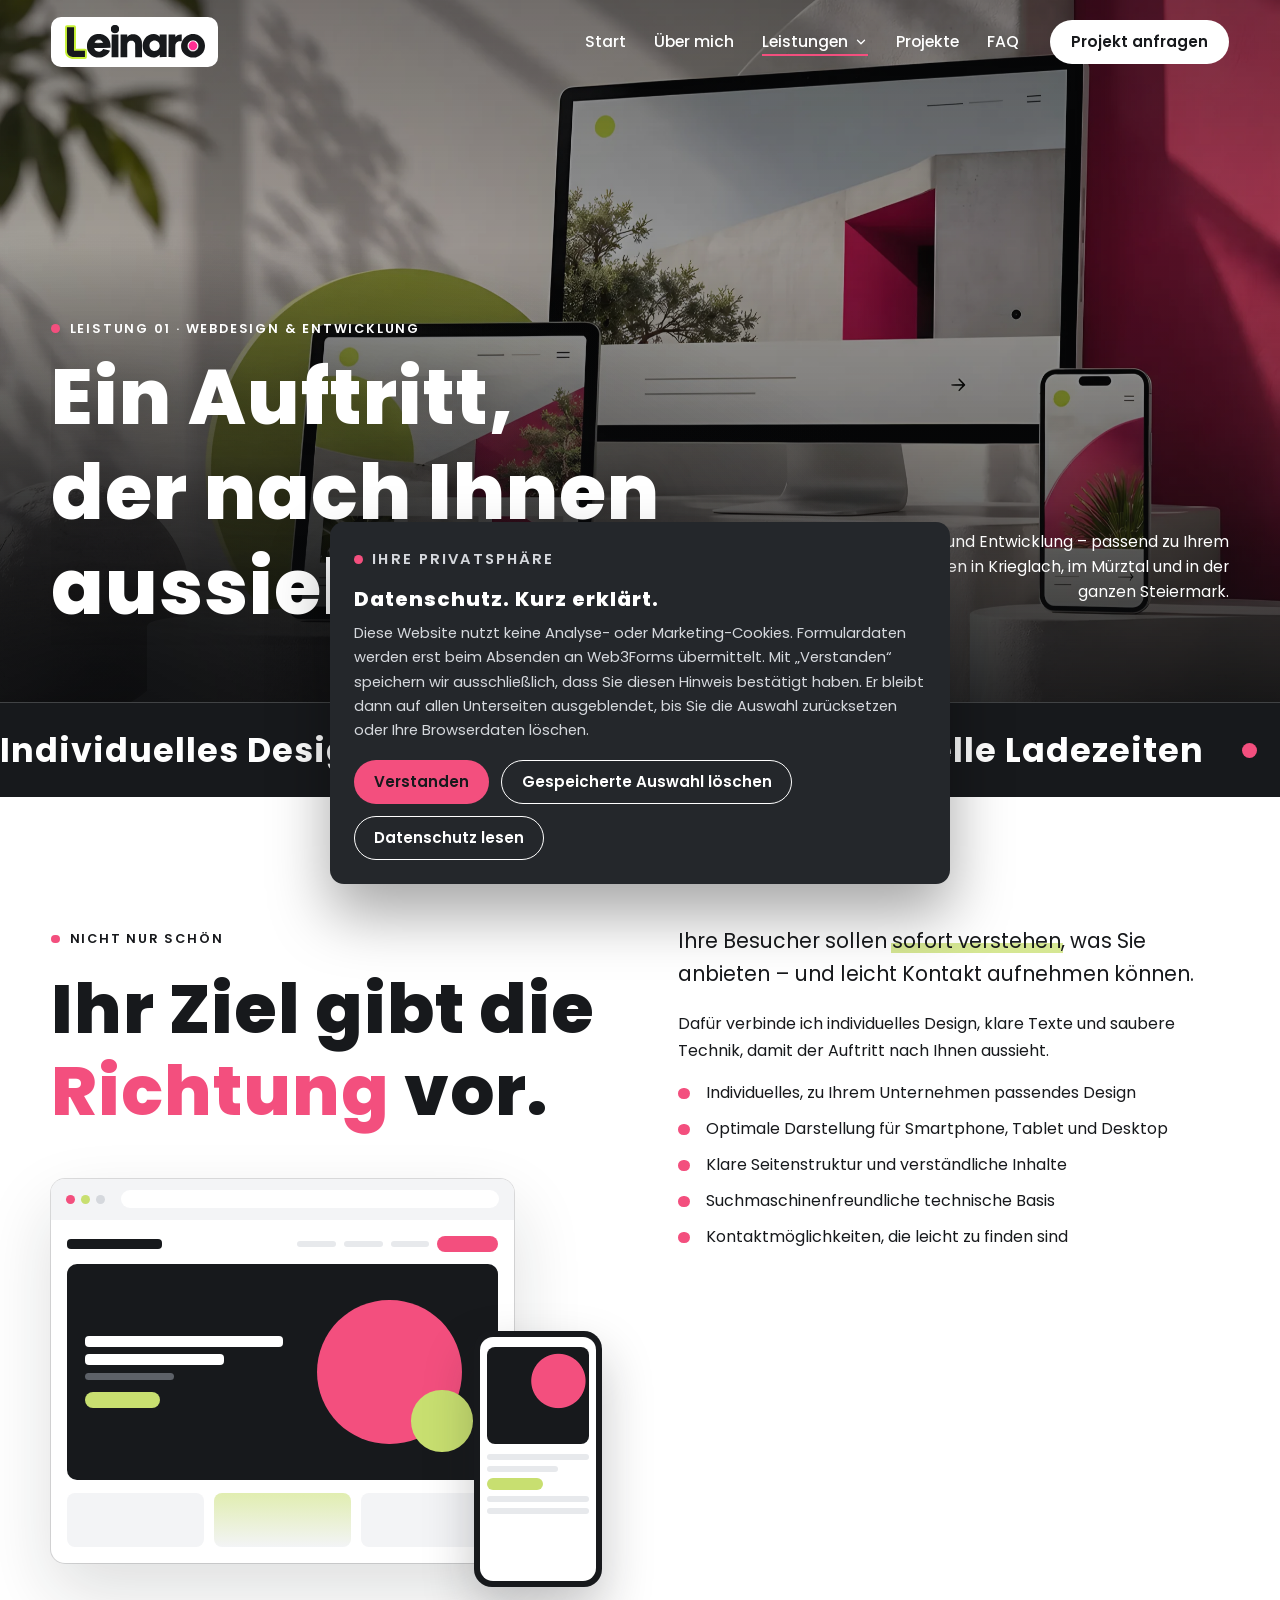
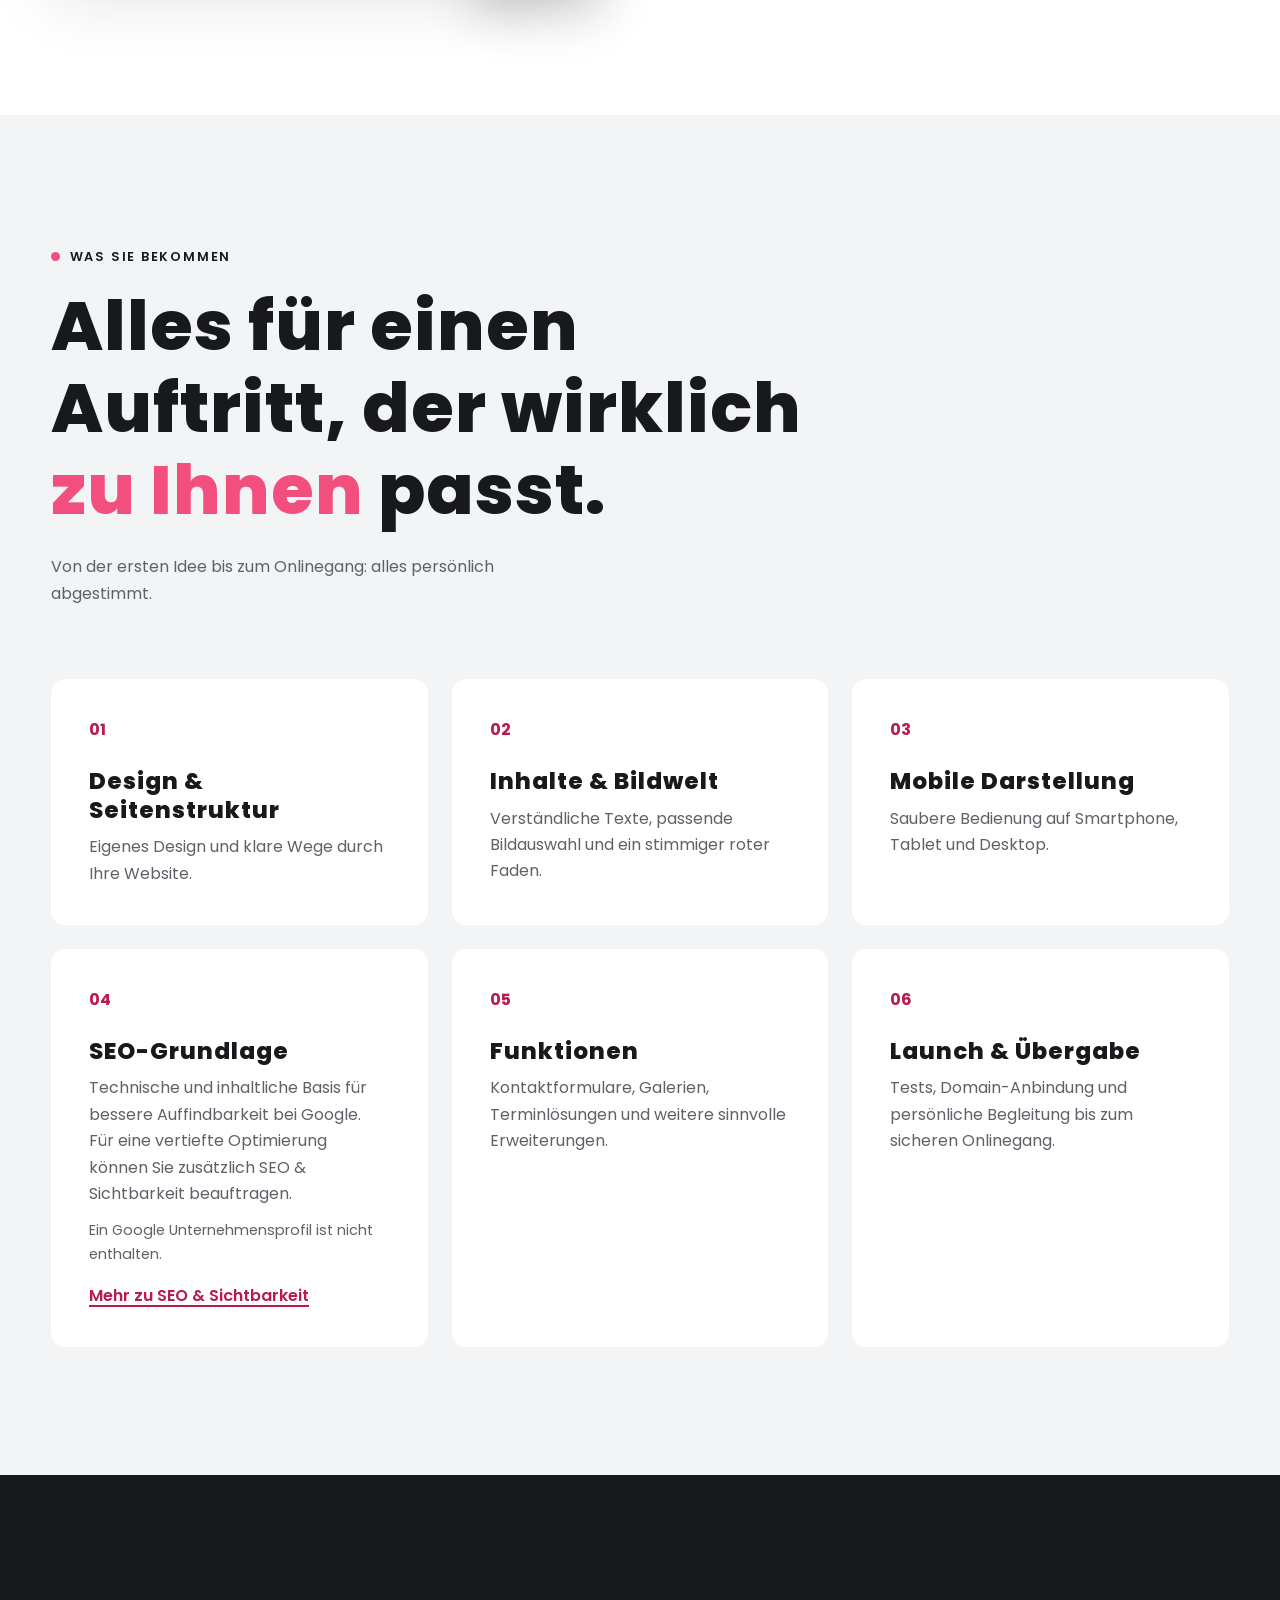
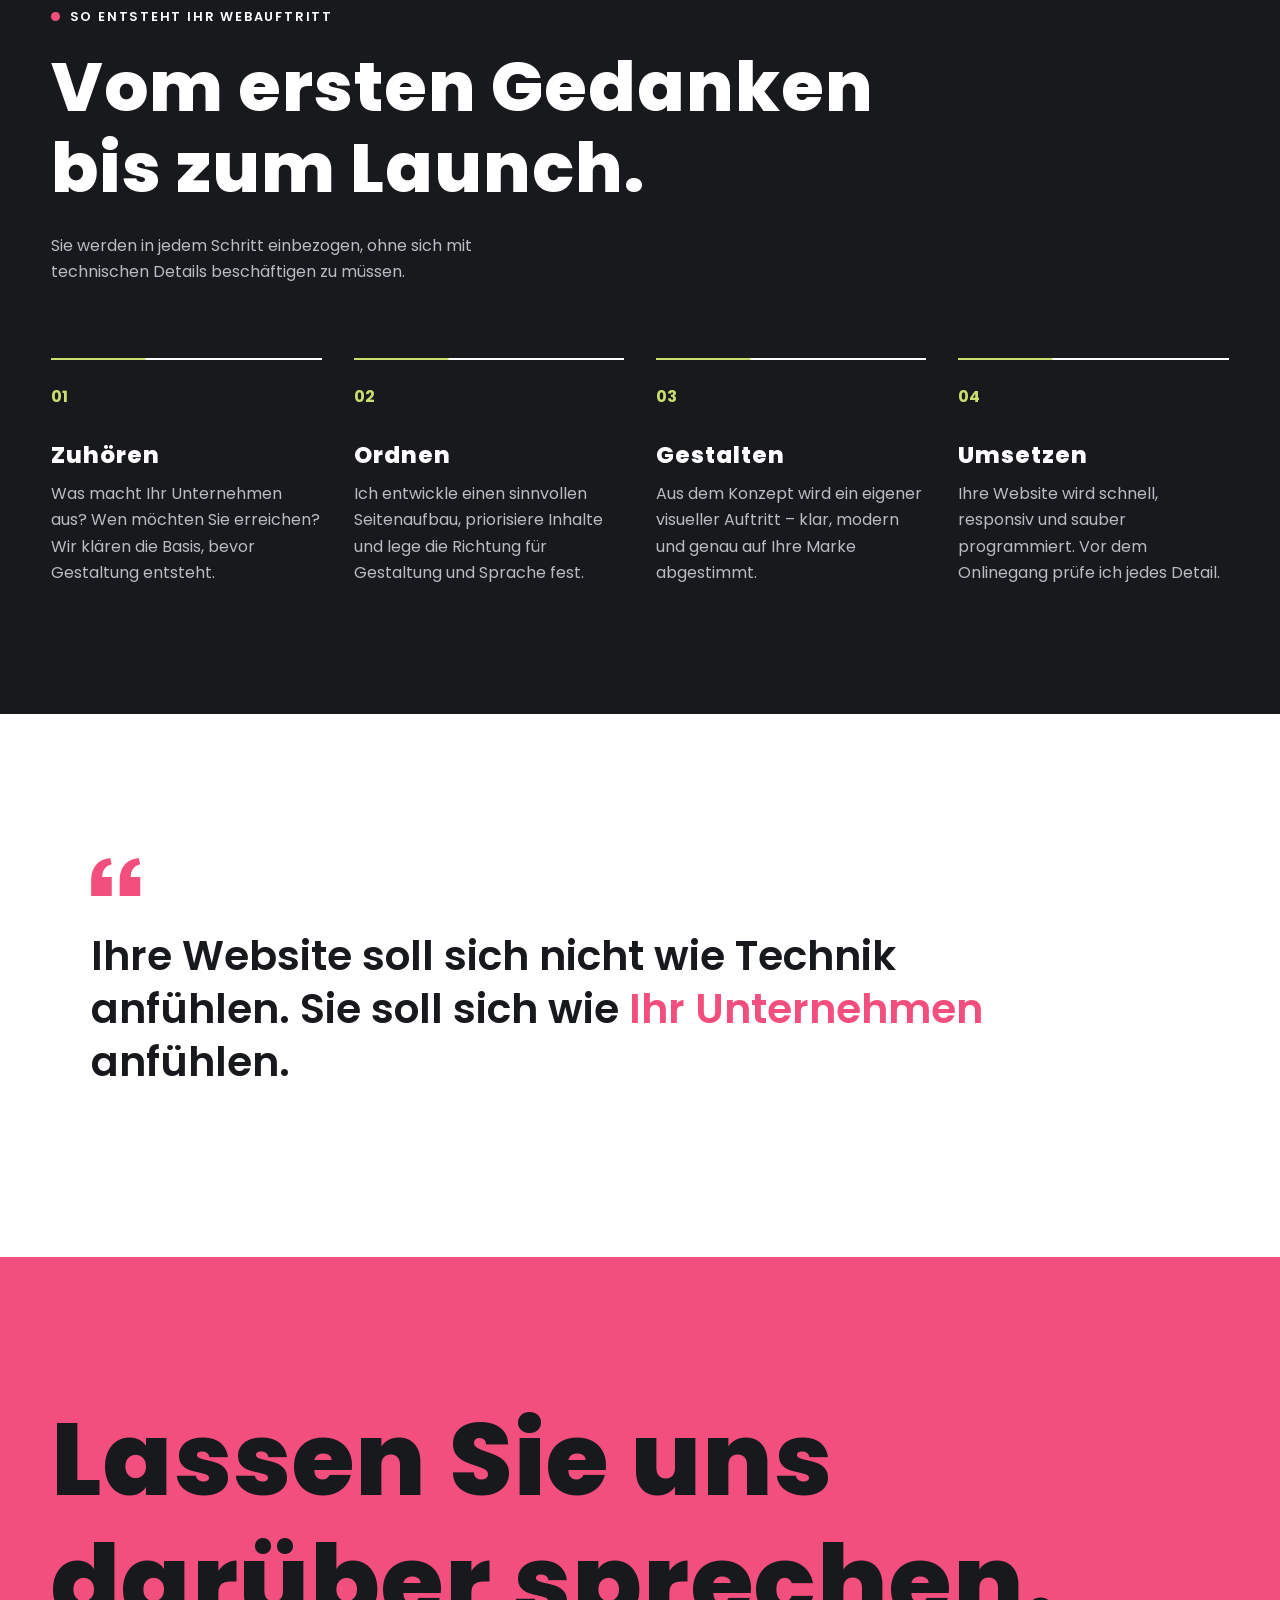
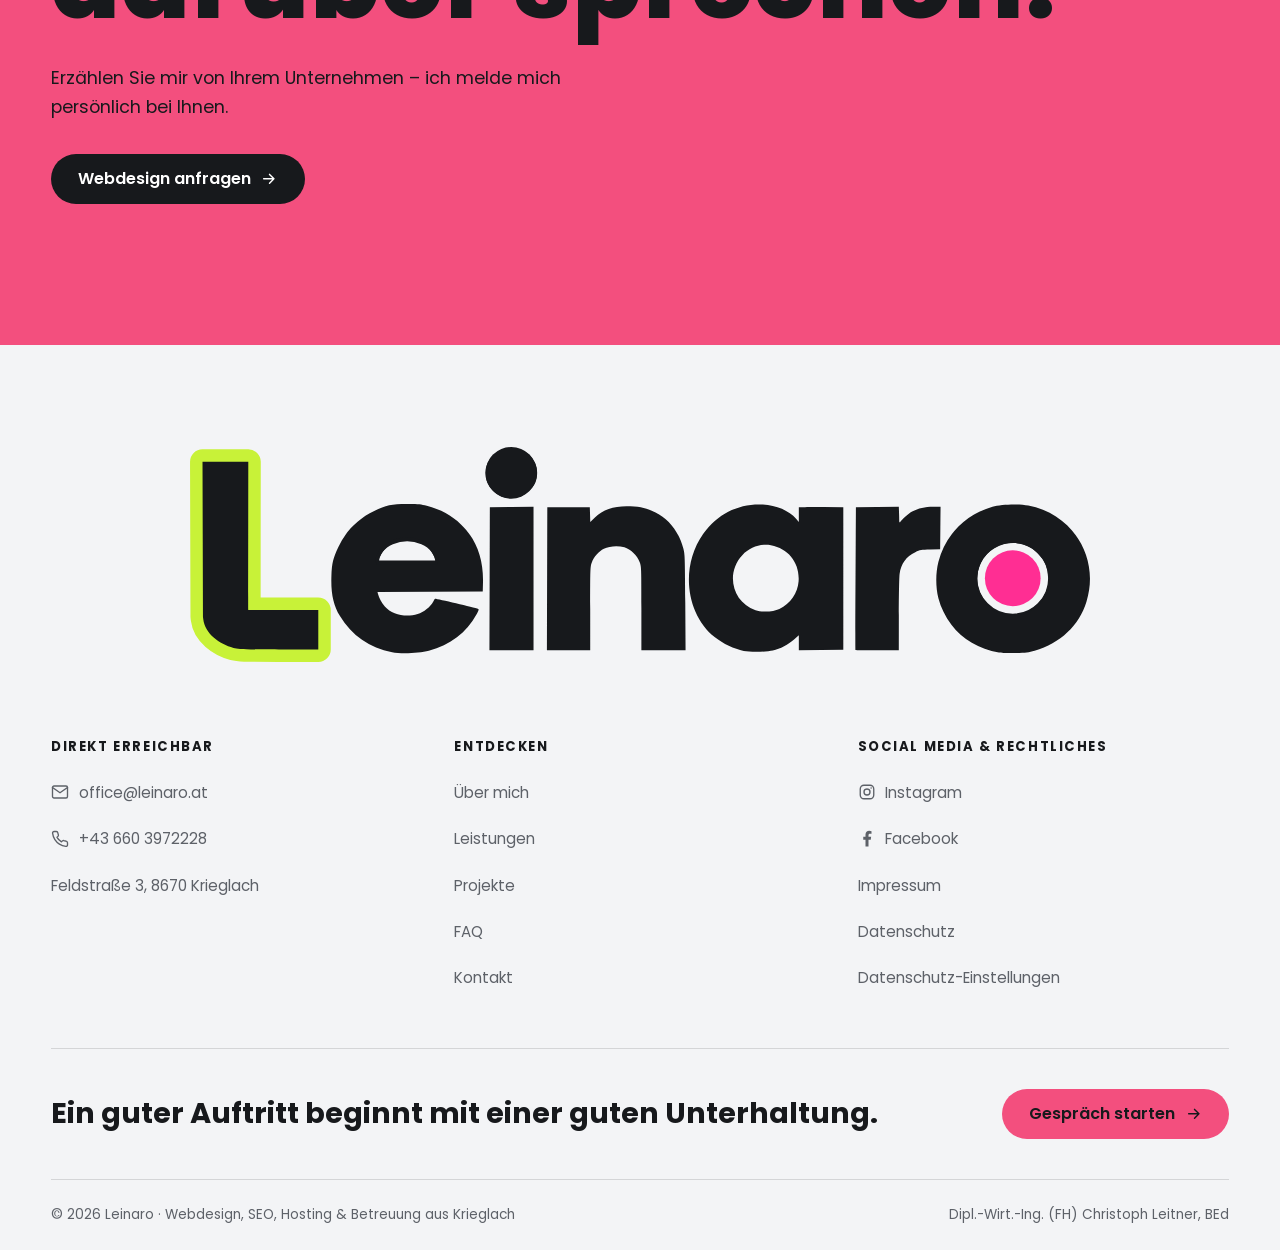
<file: webdesign.html>
<!doctype html>
<html lang="de" class="no-js">
  <head>
    <meta charset="utf-8">
    <meta name="viewport" content="width=device-width, initial-scale=1">
    <title>Webdesign &amp; Entwicklung in der Steiermark | Leinaro</title>
    <meta name="description" content="Individuelles Webdesign aus Krieglach: eigenes Design, mobile Darstellung, SEO-Grundlage und persönliche Begleitung bis zum Onlinegang – für Unternehmen und Vereine in der Steiermark.">
    <link rel="canonical" href="https://leinaro.at/webdesign.html">
    <meta name="theme-color" content="#17191c">
    <meta property="og:type" content="website">
    <meta property="og:locale" content="de_AT">
    <meta property="og:site_name" content="Leinaro">
    <meta property="og:title" content="Webdesign &amp; Entwicklung in der Steiermark | Leinaro">
    <meta property="og:description" content="Individuelles Webdesign aus Krieglach: eigenes Design, mobile Darstellung, SEO-Grundlage und persönliche Begleitung bis zum Onlinegang – für Unternehmen und Vereine in der Steiermark.">
    <meta property="og:url" content="https://leinaro.at/webdesign.html">
    <meta property="og:image" content="https://leinaro.at/images/leinaro-social-1200x630.jpg">
    <meta property="og:image:width" content="1200">
    <meta property="og:image:height" content="630">
    <meta property="og:image:alt" content="Leinaro – Websites mit Charakter. Webdesign, SEO, Hosting und Betreuung aus Krieglach.">
    <meta name="twitter:card" content="summary_large_image">
    <link rel="icon" href="favicon.ico" sizes="48x48">
    <link rel="icon" href="favicon.svg" type="image/svg+xml">
    <link rel="apple-touch-icon" href="apple-touch-icon.png">
    <link rel="manifest" href="site.webmanifest">
    <link rel="preload" href="fonts/poppins-800.woff2" as="font" type="font/woff2" crossorigin>
    <link rel="stylesheet" href="css/style.css?v=20261118v1">
    <script src="js/script.js?v=20261118v1"></script>
  </head>
  <body>
    <a class="skip-link" href="#main">Zum Inhalt springen</a>

    <header class="site-header">
      <div class="container site-header__inner">
        <a class="brand" href="index.html" aria-label="Leinaro – zur Startseite">
          <img src="images/leinaro-logo.svg" width="140" height="33" alt="Leinaro">
        </a>
        <nav class="nav" aria-label="Hauptnavigation">
          <ul class="nav__list">
            <li><a class="nav__link" href="index.html">Start</a></li>
            <li><a class="nav__link" href="ueber-uns.html">Über mich</a></li>
            <li class="nav__item--sub">
              <button class="nav__link is-current" type="button" aria-expanded="false" aria-controls="submenu-leistungen">Leistungen <svg viewBox="0 0 24 24" fill="none" stroke="currentColor" stroke-width="2.2" stroke-linecap="round" stroke-linejoin="round" aria-hidden="true"><path d="M6 9l6 6 6-6"/></svg></button>
              <ul class="submenu" id="submenu-leistungen">
                <li><a class="submenu__item" href="webdesign.html" aria-current="page"><span class="submenu__icon"><svg viewBox="0 0 24 24" fill="none" stroke="currentColor" stroke-width="1.8" stroke-linecap="round" stroke-linejoin="round" aria-hidden="true"><rect x="3" y="4" width="18" height="16" rx="2.5"/><path d="M3 9h18M6.5 6.5h.01M9.5 6.5h.01M8 13h8M8 16.5h5"/></svg></span><span class="submenu__text"><strong>Webdesign &amp; Entwicklung</strong><small>Individuelle Websites mit Charakter</small></span></a></li>
                <li><a class="submenu__item" href="seo.html"><span class="submenu__icon"><svg viewBox="0 0 24 24" fill="none" stroke="currentColor" stroke-width="1.8" stroke-linecap="round" stroke-linejoin="round" aria-hidden="true"><circle cx="11" cy="11" r="7"/><path d="M20 20l-4-4M8 12.5l2-2 1.8 1.6 2.2-2.6"/></svg></span><span class="submenu__text"><strong>SEO &amp; Sichtbarkeit</strong><small>Von den Richtigen gefunden werden</small></span></a></li>
                <li><a class="submenu__item" href="domain-hosting.html"><span class="submenu__icon"><svg viewBox="0 0 24 24" fill="none" stroke="currentColor" stroke-width="1.8" stroke-linecap="round" stroke-linejoin="round" aria-hidden="true"><circle cx="12" cy="12" r="9"/><path d="M3 12h18M12 3a14 14 0 0 1 0 18M12 3a14 14 0 0 0 0 18"/></svg></span><span class="submenu__text"><strong>Domain &amp; Hosting</strong><small>Webadresse, Hosting und sicherer Start</small></span></a></li>
                <li><a class="submenu__item" href="betreuung.html"><span class="submenu__icon"><svg viewBox="0 0 24 24" fill="none" stroke="currentColor" stroke-width="1.8" stroke-linecap="round" stroke-linejoin="round" aria-hidden="true"><path d="M12 3l7 3v5c0 4.5-3 8.3-7 10-4-1.7-7-5.5-7-10V6z"/><path d="M9 12l2 2 4-4"/></svg></span><span class="submenu__text"><strong>Wartung &amp; Betreuung</strong><small>Updates, Backups und persönlicher Support</small></span></a></li>
                <li class="submenu__all"><a href="leistungen.html">Alle Leistungen im Überblick <span><svg viewBox="0 0 24 24" fill="none" stroke="currentColor" stroke-width="2" stroke-linecap="round" stroke-linejoin="round" aria-hidden="true"><path d="M5 12h14M13 6l6 6-6 6"/></svg></span></a></li>
              </ul>
            </li>
            <li><a class="nav__link" href="referenzen.html">Projekte</a></li>
            <li><a class="nav__link" href="faq.html">FAQ</a></li>
          </ul>
          <a class="btn btn--dark btn--nav" href="kontakt.html">Projekt anfragen</a>
          <button class="menu-toggle" type="button" aria-expanded="false" aria-controls="mobile-menu" aria-label="Menü öffnen"><span></span><span></span></button>
        </nav>
      </div>
    </header>

    <div class="mobile-menu" id="mobile-menu" aria-hidden="true">
      <ul class="mobile-menu__list">
        <li><a href="index.html">Start</a></li>
        <li><a href="ueber-uns.html">Über mich</a></li>
        <li class="mobile-menu__group"><button class="mobile-menu__toggle" type="button" aria-expanded="false" aria-controls="mobile-sub-leistungen">Leistungen <svg viewBox="0 0 24 24" fill="none" stroke="currentColor" stroke-width="2.4" stroke-linecap="round" stroke-linejoin="round" aria-hidden="true"><path d="M6 9l6 6 6-6"/></svg></button>
        <ul class="mobile-menu__sub" id="mobile-sub-leistungen" hidden>
          <li><a href="webdesign.html" aria-current="page">Webdesign &amp; Entwicklung</a></li>
          <li><a href="seo.html">SEO &amp; Sichtbarkeit</a></li>
          <li><a href="domain-hosting.html">Domain &amp; Hosting</a></li>
          <li><a href="betreuung.html">Wartung &amp; Betreuung</a></li>
          <li class="mobile-menu__all"><a href="leistungen.html">Alle Leistungen im Überblick</a></li>
        </ul></li>
        <li><a href="referenzen.html">Projekte</a></li>
        <li><a href="faq.html">FAQ</a></li>
        <li><a href="kontakt.html">Kontakt</a></li>
      </ul>
      <div class="mobile-menu__meta">
        <a href="tel:+436603972228">+43 660 3972228</a>
        <a href="mailto:office@leinaro.at">office@leinaro.at</a>
        <span>Feldstraße 3, 8670 Krieglach</span>
      </div>
    </div>

    <main id="main">

      <section class="page-hero page-hero--bright" data-header="dark">
        <div class="scene__art">
          <img src="images/optimized/startseite-webdesign-1600.webp" srcset="images/optimized/startseite-webdesign-480.webp 480w, images/optimized/startseite-webdesign-800.webp 800w, images/optimized/startseite-webdesign-1200.webp 1200w, images/optimized/startseite-webdesign-1600.webp 1600w, images/optimized/startseite-webdesign-2400.webp 2400w, images/optimized/startseite-webdesign-3200.webp 3200w" sizes="(max-aspect-ratio: 16/9) 178vh, 100vw" width="3200" height="2400" alt="Website auf Monitor, Tablet und Smartphone in hellem Licht mit pinken und limettengrünen Formen" decoding="async" class="scene__img" fetchpriority="high" style="--fx: 50%; --fx-m: 45%;">
        </div>
        <div class="scene__shade" aria-hidden="true"></div>
        <div class="scene__content">
          <div>
            <p class="eyebrow">Leistung 01 · Webdesign &amp; Entwicklung</p>
            <h1 class="scene__title display">
              <span class="line"><span>Ein Auftritt,</span></span>
              <span class="line"><span>der nach Ihnen</span></span>
              <span class="line"><span>aussieht.</span></span>
            </h1>
          </div>
          <div class="scene__aside">
            <p>Gestaltung und Entwicklung – passend zu Ihrem Unternehmen in Krieglach, im Mürztal und in der ganzen Steiermark.</p>
          </div>
        </div>
      </section>

      <div class="ticker" data-header="dark" aria-hidden="true">
        <div class="ticker__track"><div class="ticker__group"><span>Individuelles Design</span><span>Mobil optimiert</span><span>Schnelle Ladezeiten</span><span>Klare Struktur</span><span>Persönlich betreut</span><span>Individuelles Design</span><span>Mobil optimiert</span><span>Schnelle Ladezeiten</span><span>Klare Struktur</span><span>Persönlich betreut</span></div><div class="ticker__group"><span>Individuelles Design</span><span>Mobil optimiert</span><span>Schnelle Ladezeiten</span><span>Klare Struktur</span><span>Persönlich betreut</span><span>Individuelles Design</span><span>Mobil optimiert</span><span>Schnelle Ladezeiten</span><span>Klare Struktur</span><span>Persönlich betreut</span></div></div>
      </div>

      <section class="section" data-header="light" aria-labelledby="goal-title">
        <div class="container split split--top">
          <div class="reveal">
            <p class="eyebrow">Nicht nur schön</p>
            <h2 class="h-xl" id="goal-title">Ihr Ziel gibt die <span class="accent">Richtung</span> vor.</h2>
            <div class="mock mock-browser reveal" aria-hidden="true">
              <div class="mock-browser__window" data-step style="--d: 0;">
                <div class="mock-browser__bar"><i></i><i></i><i></i><span class="mock-browser__url"></span></div>
                <div class="mock-browser__body">
                  <div class="mb-nav" data-step style="--d: 2;"><b></b><span></span><span></span><span></span><em></em></div>
                  <div class="mb-hero" data-step style="--d: 3;"><div class="mb-hero__text"><span></span><span></span><span></span><span></span></div><div class="mb-hero__art"></div></div>
                  <div class="mb-cards" data-step style="--d: 4;"><span></span><span></span><span></span></div>
                </div>
              </div>
              <div class="mock-browser__phone" data-step style="--d: 6;"><div class="mock-phone"><div class="mock-phone__screen"><span></span><span></span><span></span><span></span><span></span><span></span></div></div></div>
            </div>
          </div>
          <div class="reveal reveal-delay-1">
            <p class="lead">Ihre Besucher sollen <span class="hl">sofort verstehen</span>, was Sie anbieten – und leicht Kontakt aufnehmen können.</p>
            <p>Dafür verbinde ich individuelles Design, klare Texte und saubere Technik, damit der Auftritt nach Ihnen aussieht.</p>
            <ul class="tick-list"><li>Individuelles, zu Ihrem Unternehmen passendes Design</li><li>Optimale Darstellung für Smartphone, Tablet und Desktop</li><li>Klare Seitenstruktur und verständliche Inhalte</li><li>Suchmaschinenfreundliche technische Basis</li><li>Kontaktmöglichkeiten, die leicht zu finden sind</li></ul>
          </div>
        </div>
      </section>

      <section class="section section--grey" data-header="light" aria-labelledby="get-title">
        <div class="container">
          <div class="section__head">
            <div class="reveal">
              <p class="eyebrow">Was Sie bekommen</p>
              <h2 class="h-xl" id="get-title">Alles für einen Auftritt, der wirklich <span class="accent">zu Ihnen</span> passt.</h2>
            </div>
            <p class="text-muted reveal">Von der ersten Idee bis zum Onlinegang: alles persönlich abgestimmt.</p>
          </div>
          <div class="cards">
            <article class="card reveal"><span class="card__num">01</span><h3>Design &amp; Seitenstruktur</h3><p>Eigenes Design und klare Wege durch Ihre Website.</p></article>
            <article class="card reveal reveal-delay-1"><span class="card__num">02</span><h3>Inhalte &amp; Bildwelt</h3><p>Verständliche Texte, passende Bildauswahl und ein stimmiger roter Faden.</p></article>
            <article class="card reveal reveal-delay-2"><span class="card__num">03</span><h3>Mobile Darstellung</h3><p>Saubere Bedienung auf Smartphone, Tablet und Desktop.</p></article>
            <article class="card reveal"><span class="card__num">04</span><h3>SEO-Grundlage</h3><p>Technische und inhaltliche Basis für bessere Auffindbarkeit bei Google. Für eine vertiefte Optimierung können Sie zusätzlich SEO &amp; Sichtbarkeit beauftragen.</p><p class="note">Ein Google Unternehmensprofil ist nicht enthalten.</p><a class="text-link" href="seo.html">Mehr zu SEO &amp; Sichtbarkeit</a></article>
            <article class="card reveal reveal-delay-1"><span class="card__num">05</span><h3>Funktionen</h3><p>Kontaktformulare, Galerien, Terminlösungen und weitere sinnvolle Erweiterungen.</p></article>
            <article class="card reveal reveal-delay-2"><span class="card__num">06</span><h3>Launch &amp; Übergabe</h3><p>Tests, Domain-Anbindung und persönliche Begleitung bis zum sicheren Onlinegang.</p></article>
          </div>
        </div>
      </section>

      <section class="section section--dark" data-header="dark" aria-labelledby="process-title">
        <div class="container">
          <div class="section__head">
            <div class="reveal">
              <p class="eyebrow">So entsteht Ihr Webauftritt</p>
              <h2 class="h-xl" id="process-title">Vom ersten Gedanken bis zum Launch.</h2>
            </div>
            <p class="reveal" style="color: var(--muted-light);">Sie werden in jedem Schritt einbezogen, ohne sich mit technischen Details beschäftigen zu müssen.</p>
          </div>
          <ol class="steps steps--4">
            <li class="step reveal"><span class="step__num">01</span><h3>Zuhören</h3><p>Was macht Ihr Unternehmen aus? Wen möchten Sie erreichen? Wir klären die Basis, bevor Gestaltung entsteht.</p></li>
            <li class="step reveal reveal-delay-1"><span class="step__num">02</span><h3>Ordnen</h3><p>Ich entwickle einen sinnvollen Seitenaufbau, priorisiere Inhalte und lege die Richtung für Gestaltung und Sprache fest.</p></li>
            <li class="step reveal reveal-delay-2"><span class="step__num">03</span><h3>Gestalten</h3><p>Aus dem Konzept wird ein eigener visueller Auftritt – klar, modern und genau auf Ihre Marke abgestimmt.</p></li>
            <li class="step reveal reveal-delay-3"><span class="step__num">04</span><h3>Umsetzen</h3><p>Ihre Website wird schnell, responsiv und sauber programmiert. Vor dem Onlinegang prüfe ich jedes Detail.</p></li>
          </ol>
        </div>
      </section>

      <section class="section" data-header="light" aria-label="Leitgedanke">
        <div class="container">
          <figure class="quote reveal">
            <blockquote><p>Ihre Website soll sich nicht wie Technik anfühlen. Sie soll sich wie <span class="accent">Ihr Unternehmen</span> anfühlen.</p></blockquote>
          </figure>
        </div>
      </section>

      <section class="cta-band" data-header="light">
        <div class="container cta-band__inner">
          <div>
            <h2 class="display reveal">Lassen Sie uns<br>darüber sprechen.</h2>
            <p class="reveal">Erzählen Sie mir von Ihrem Unternehmen – ich melde mich persönlich bei Ihnen.</p>
          </div>
          <a class="btn btn--dark reveal" href="kontakt.html">Webdesign anfragen <svg viewBox="0 0 24 24" fill="none" stroke="currentColor" stroke-width="2" stroke-linecap="round" stroke-linejoin="round" aria-hidden="true"><path d="M5 12h14M13 6l6 6-6 6"/></svg></a>
        </div>
      </section>
    </main>

    <footer class="site-footer" data-header="light">
      <div class="container">
        <a class="footer__brand" href="index.html" aria-label="Leinaro – zur Startseite">
          <img src="images/leinaro-logo.svg" width="900" height="215" alt="Leinaro" loading="lazy">
        </a>

        <div class="footer__grid">
          <div>
            <h2 class="footer__title">Direkt erreichbar</h2>
            <ul class="footer__list">
              <li><a href="mailto:office@leinaro.at"><svg viewBox="0 0 24 24" fill="none" stroke="currentColor" stroke-width="1.8" stroke-linecap="round" stroke-linejoin="round" aria-hidden="true"><rect x="2" y="4" width="20" height="16" rx="2"/><path d="M22 6l-10 7L2 6"/></svg>office@leinaro.at</a></li>
              <li><a href="tel:+436603972228"><svg viewBox="0 0 24 24" fill="none" stroke="currentColor" stroke-width="1.8" stroke-linecap="round" stroke-linejoin="round" aria-hidden="true"><path d="M22 16.9v3a2 2 0 0 1-2.2 2 19.8 19.8 0 0 1-8.6-3.1 19.5 19.5 0 0 1-6-6A19.8 19.8 0 0 1 2.1 4.2 2 2 0 0 1 4.1 2h3a2 2 0 0 1 2 1.7c.1.9.4 1.8.7 2.7a2 2 0 0 1-.5 2.1L8 9.8a16 16 0 0 0 6 6l1.3-1.3a2 2 0 0 1 2.1-.4c.9.3 1.8.6 2.7.7a2 2 0 0 1 1.7 2z"/></svg>+43 660 3972228</a></li>
              <li><span>Feldstraße 3, 8670 Krieglach</span></li>
            </ul>
          </div>
          <div>
            <h2 class="footer__title">Entdecken</h2>
            <ul class="footer__list">
              <li><a href="ueber-uns.html">Über mich</a></li>
              <li><a href="leistungen.html">Leistungen</a></li>
              <li><a href="referenzen.html">Projekte</a></li>
              <li><a href="faq.html">FAQ</a></li>
              <li><a href="kontakt.html">Kontakt</a></li>
            </ul>
          </div>
          <div>
            <h2 class="footer__title">Social Media &amp; Rechtliches</h2>
            <ul class="footer__list">
              <li><a class="social social--ig" href="https://www.instagram.com/leinaro.at/" target="_blank" rel="noopener noreferrer" aria-label="Instagram öffnen (neuer Tab)"><svg viewBox="0 0 24 24" fill="none" stroke="currentColor" stroke-width="1.8" aria-hidden="true"><defs><linearGradient id="ig-gradient" x1="3" y1="21" x2="21" y2="3" gradientUnits="userSpaceOnUse"><stop offset="0" stop-color="#feda75"/><stop offset="0.3" stop-color="#fa7e1e"/><stop offset="0.55" stop-color="#d62976"/><stop offset="0.8" stop-color="#962fbf"/><stop offset="1" stop-color="#4f5bd5"/></linearGradient></defs><rect class="ig-shape" x="3" y="3" width="18" height="18" rx="5"/><circle class="ig-shape" cx="12" cy="12" r="4"/><circle class="ig-dot" cx="17.5" cy="6.5" r="1" fill="currentColor" stroke="none"/></svg>Instagram</a></li>
              <li><a class="social social--fb" href="https://www.facebook.com/profile.php?id=61596282575799" target="_blank" rel="noopener noreferrer" aria-label="Facebook öffnen (neuer Tab)"><svg viewBox="0 0 24 24" fill="currentColor" aria-hidden="true"><path d="M14 22v-9h3l.5-4H14V7c0-1.2.4-2 2-2h2V1.5A25 25 0 0 0 15 1c-3 0-5 1.8-5 5v3H7v4h3v9z"/></svg>Facebook</a></li>
              <li><a href="impressum.html">Impressum</a></li>
              <li><a href="datenschutz.html">Datenschutz</a></li>
              <li><button type="button" data-privacy-open aria-haspopup="dialog">Datenschutz-Einstellungen</button></li>
            </ul>
          </div>
        </div>

        <div class="footer__cta">
          <p>Ein guter Auftritt beginnt mit einer guten Unterhaltung.</p>
          <a class="btn btn--pink" href="kontakt.html">Gespräch starten <svg viewBox="0 0 24 24" fill="none" stroke="currentColor" stroke-width="2" stroke-linecap="round" stroke-linejoin="round" aria-hidden="true"><path d="M5 12h14M13 6l6 6-6 6"/></svg></a>
        </div>

        <div class="footer__bottom">
          <p>© <span data-year>2026</span> Leinaro · Webdesign, SEO, Hosting &amp; Betreuung aus Krieglach</p>
          <p>Dipl.-Wirt.-Ing. (FH) Christoph Leitner, BEd</p>
        </div>
      </div>
    </footer>

    <div class="privacy-note" id="privacy-note" role="dialog" aria-labelledby="privacy-title" aria-describedby="privacy-text" hidden>
      <p class="eyebrow">Ihre Privatsphäre</p>
      <h2 id="privacy-title" tabindex="-1">Datenschutz. Kurz erklärt.</h2>
      <p id="privacy-text">Diese Website nutzt keine Analyse- oder Marketing-Cookies. Formulardaten werden erst beim Absenden an Web3Forms übermittelt. Mit „Verstanden“ speichern wir ausschließlich, dass Sie diesen Hinweis bestätigt haben. Er bleibt dann auf allen Unterseiten ausgeblendet, bis Sie die Auswahl zurücksetzen oder Ihre Browserdaten löschen.</p>
      <p class="note" data-privacy-status role="status" hidden></p>
      <div class="btn-row">
        <button class="btn btn--pink" type="button" data-privacy-accept>Verstanden</button>
        <button class="btn btn--ghost" type="button" data-privacy-withdraw hidden>Gespeicherte Auswahl löschen</button>
        <a class="btn btn--ghost" href="datenschutz.html">Datenschutz lesen</a>
      </div>
    </div>
  </body>
</html>
</file>
<file: css/style.css>
/* ==========================================================================
   Leinaro – Website v3
   Aufbau und Effekte nach dem Muster der Demo T002 (Scroll-Story),
   Farben und Logo nach Leinaro-Vorgabe, Schrift Poppins lokal.
   ========================================================================== */

/* === 1. VARIABLEN & RESET === */
@font-face { font-family: "Poppins"; font-weight: 400; font-style: normal; font-display: swap; src: url("../fonts/poppins-400.woff2") format("woff2"); }
@font-face { font-family: "Poppins"; font-weight: 500; font-style: normal; font-display: swap; src: url("../fonts/poppins-500.woff2") format("woff2"); }
@font-face { font-family: "Poppins"; font-weight: 600; font-style: normal; font-display: swap; src: url("../fonts/poppins-600.woff2") format("woff2"); }
@font-face { font-family: "Poppins"; font-weight: 700; font-style: normal; font-display: swap; src: url("../fonts/poppins-700.woff2") format("woff2"); }
@font-face { font-family: "Poppins"; font-weight: 800; font-style: normal; font-display: swap; src: url("../fonts/poppins-800.woff2") format("woff2"); }
@font-face { font-family: "Poppins"; font-weight: 900; font-style: normal; font-display: swap; src: url("../fonts/poppins-900.woff2") format("woff2"); }

:root {
  /* Leinaro-Farben (Website-Grundfarben laut Inhaber, 17.11.2026) */
  --pink: #f34f7e;
  --pink-dark: #b91b4c; /* kleine Pink-Texte auf hellem Grund */
  --lime: #c8df70;
  --ink: #17191c;
  --ink-soft: #24272b;
  --grey: #f3f4f6;
  --grey-2: #e7e9ec;
  --white: #ffffff;
  --muted: #5d6168;
  --muted-light: #b8bcc3;
  --line: rgba(23, 25, 28, 0.14);
  --line-light: rgba(255, 255, 255, 0.18);

  --font: "Poppins", Arial, Helvetica, sans-serif;
  /* Laufweite großer Überschriften: nie negativ (LEINARO-STANDARD 9a) */
  --track-head: max(0.012em, 1px);

  --gutter: clamp(1.25rem, 4vw, 3.5rem);
  --max: 1440px;
  --header-h: 84px;
  --radius: 999px;
  --ease: cubic-bezier(0.22, 1, 0.36, 1);
}

*,
*::before,
*::after {
  box-sizing: border-box;
}

html {
  -webkit-text-size-adjust: 100%;
  scroll-behavior: smooth;
}

body {
  margin: 0;
  font-family: var(--font);
  font-size: 1rem;
  line-height: 1.65;
  color: var(--ink);
  background: var(--white);
  overflow-x: clip;
  -webkit-font-smoothing: antialiased;
}

img,
svg {
  display: block;
  max-width: 100%;
}

img {
  height: auto;
}

a {
  color: inherit;
}

button,
input,
select,
textarea {
  font: inherit;
  color: inherit;
}

button {
  cursor: pointer;
}

:focus-visible {
  outline: 3px solid var(--pink);
  outline-offset: 3px;
  border-radius: 4px;
}

.skip-link {
  position: absolute;
  left: 1rem;
  top: -100px;
  z-index: 300;
  padding: 0.75rem 1.25rem;
  background: var(--ink);
  color: var(--white);
  font-weight: 600;
  text-decoration: none;
  border-radius: var(--radius);
}

.skip-link:focus {
  top: 1rem;
}

.sr-only {
  position: absolute;
  width: 1px;
  height: 1px;
  padding: 0;
  margin: -1px;
  overflow: hidden;
  clip: rect(0, 0, 0, 0);
  white-space: nowrap;
  border: 0;
}

/* === 2. TYPOGRAFIE === */
h1,
h2,
h3,
h4 {
  margin: 0;
  font-weight: 800;
  line-height: 1.2;
  letter-spacing: var(--track-head);
  /* Wörter nie mitten im Wort trennen. Zu lange Wörter verkleinert
     js/script.js (Abschnitt 2a) automatisch, bis sie in die Zeile passen. */
  overflow-wrap: normal;
  word-break: normal;
  hyphens: manual;
}

p {
  margin: 0 0 1em;
}

.display {
  font-size: clamp(2.35rem, 8vw, 8.2rem);
  line-height: 1.12;
  font-weight: 800;
}

.h-xl {
  font-size: clamp(1.8rem, 5.4vw, 5rem);
  line-height: 1.18;
}

.h-lg {
  font-size: clamp(1.8rem, 3.6vw, 3.25rem);
  line-height: 1.2;
}

.h-md {
  font-size: clamp(1.25rem, 2vw, 1.6rem);
  line-height: 1.25;
}

.accent {
  color: var(--pink);
}

.section--dark .accent,
.scene .accent,
.page-hero .accent {
  color: var(--pink);
}

/* Gezielte Hervorhebung einzelner Schlüsselwörter im Fließtext:
   auf hellem Grund ein Lime-Marker, der beim Einblenden aufgezogen wird,
   auf dunklem Grund bzw. über Bildern eine Lime-Schrift. */
.hl {
  padding-inline: 0.08em;
  margin-inline: -0.08em;
  background-image: linear-gradient(transparent 58%, rgba(200, 223, 112, 0.75) 58%, rgba(200, 223, 112, 0.75) 92%, transparent 92%);
  background-repeat: no-repeat;
  background-size: 100% 100%;
  -webkit-box-decoration-break: clone;
  box-decoration-break: clone;
  transition: background-size 1.1s var(--ease) 0.35s;
}

.js .reveal .hl,
.js .reveal.hl {
  background-size: 0% 100%;
}

.js .reveal.is-visible .hl,
.js .reveal.is-visible.hl {
  background-size: 100% 100%;
}

.section--dark .hl,
.scene .hl,
.page-hero .hl,
.cta-band .hl {
  padding-inline: 0;
  margin-inline: 0;
  background: none;
  color: var(--lime);
  font-weight: 600;
}

.cta-band .hl {
  color: var(--ink);
  font-weight: 700;
}

.eyebrow {
  display: inline-flex;
  align-items: center;
  gap: 0.6rem;
  margin: 0 0 1.25rem;
  font-size: 0.8rem;
  font-weight: 600;
  letter-spacing: 0.14em;
  line-height: 1.4;
  text-transform: uppercase;
}

.eyebrow::before {
  content: "";
  flex-shrink: 0;
  width: 0.55rem;
  height: 0.55rem;
  border-radius: 50%;
  background: var(--pink);
}

.lead {
  font-size: clamp(1.1rem, 1.6vw, 1.35rem);
  line-height: 1.6;
}

:is(.h-lg, .h-xl) + .lead {
  margin-top: 1.25rem;
}

.statement {
  font-size: clamp(1.45rem, 2.9vw, 2.6rem);
  font-weight: 600;
  line-height: 1.3;
  letter-spacing: 0;
}

.text-muted {
  color: var(--muted);
}

.note {
  font-size: 0.9rem;
  color: var(--muted);
}

.section--dark .note,
.section--dark .text-muted {
  color: var(--muted-light);
}

.text-link {
  font-weight: 600;
  color: var(--pink-dark);
  text-decoration: underline;
  text-decoration-thickness: 2px;
  text-underline-offset: 4px;
}

.section--dark .text-link {
  color: var(--lime);
}

/* === 3. LAYOUT === */
.container {
  width: 100%;
  max-width: var(--max);
  margin-inline: auto;
  padding-inline: var(--gutter);
}

.section {
  padding-block: clamp(4.5rem, 10vw, 9rem);
}

.section--grey {
  background: var(--grey);
}

.section--dark {
  background: var(--ink);
  color: var(--white);
}

.section__head {
  display: flex;
  flex-wrap: wrap;
  align-items: flex-end;
  justify-content: space-between;
  gap: 1.5rem 3rem;
  margin-bottom: clamp(2.5rem, 6vw, 4.5rem);
}

.section__head > :first-child {
  max-width: 52rem;
}

.section__head > p {
  max-width: 32rem;
  margin: 0;
}

.split {
  display: grid;
  grid-template-columns: minmax(0, 1fr) minmax(0, 1fr);
  align-items: center;
  gap: clamp(2.5rem, 6vw, 6rem);
}

.split--top {
  align-items: start;
}

.split__media img {
  width: 100%;
  border-radius: 14px;
}

.stack > * + * {
  margin-top: 1.25rem;
}

/* === 4. NAVIGATION === */
.site-header {
  position: fixed;
  inset: 0 0 auto 0;
  z-index: 100;
  height: var(--header-h);
  color: var(--white);
  transition: color 0.35s var(--ease), background-color 0.35s var(--ease), height 0.35s var(--ease), box-shadow 0.35s var(--ease), transform 0.5s var(--ease);
}

/* Beim Runterscrollen ausblenden, beim Hochscrollen wieder zeigen (js Abschnitt 2) */
.site-header.is-hidden {
  transform: translateY(-110%);
}

.site-header.is-hidden:focus-within,
.menu-open .site-header.is-hidden {
  transform: none;
}

.site-header.is-light {
  color: var(--ink);
}

.site-header.is-scrolled {
  height: 70px;
}

.site-header.is-scrolled.is-light {
  background: rgba(255, 255, 255, 0.92);
  box-shadow: 0 1px 0 var(--line);
  backdrop-filter: blur(12px);
  -webkit-backdrop-filter: blur(12px);
}

.site-header.is-scrolled:not(.is-light) {
  background: linear-gradient(180deg, rgba(10, 10, 12, 0.5), rgba(10, 10, 12, 0));
}

.site-header__inner {
  display: flex;
  align-items: center;
  justify-content: space-between;
  height: 100%;
  gap: 1.5rem;
}

/* Logo: Original-SVG unverändert, auf dunklem Grund mit heller Fläche */
.brand {
  display: inline-flex;
  align-items: center;
  flex-shrink: 0;
  padding: 0.5rem 0.85rem;
  border-radius: 10px;
  background: var(--white);
  transition: box-shadow 0.35s var(--ease);
}

.site-header.is-light .brand {
  padding-inline: 0;
  background: transparent;
}

.brand img {
  width: clamp(112px, 11vw, 140px);
  height: auto;
}

.nav {
  display: flex;
  align-items: center;
  gap: clamp(1rem, 2.4vw, 2.2rem);
}

.nav__list {
  display: flex;
  align-items: center;
  gap: clamp(0.9rem, 2.2vw, 2rem);
  margin: 0;
  padding: 0;
  list-style: none;
}

.nav__link {
  position: relative;
  display: inline-flex;
  align-items: center;
  gap: 0.35rem;
  min-height: 44px;
  padding: 0;
  border: 0;
  background: none;
  font-size: 0.98rem;
  font-weight: 500;
  text-decoration: none;
  white-space: nowrap;
}

.nav__link::after {
  content: "";
  position: absolute;
  left: 0;
  right: 0;
  bottom: 8px;
  height: 2px;
  background: currentColor;
  transform: scaleX(0);
  transform-origin: right;
  transition: transform 0.4s var(--ease);
}

.nav__link:hover::after,
.nav__link[aria-current="page"]::after,
.nav__link.is-current::after {
  transform: scaleX(1);
  transform-origin: left;
}

.nav__link[aria-current="page"]::after,
.nav__link.is-current::after {
  background: var(--pink);
}

.nav__link svg {
  width: 14px;
  height: 14px;
  transition: transform 0.3s var(--ease);
}

.nav__item--sub {
  position: relative;
}

.nav__item--sub.is-open .nav__link svg {
  transform: rotate(180deg);
}

/* Leistungs-Menü: Panel mit vier Kacheln (Icon, Titel, Kurztext)
   und einer Zeile "Alle Leistungen" darunter */
.submenu {
  position: absolute;
  left: 50%;
  top: 100%;
  display: grid;
  grid-template-columns: repeat(2, minmax(0, 1fr));
  gap: 0.35rem;
  width: min(620px, calc(100vw - 2rem));
  margin: 0.9rem 0 0;
  padding: 0.65rem;
  list-style: none;
  border-radius: 20px;
  background: var(--white);
  color: var(--ink);
  box-shadow: 0 30px 70px rgba(23, 25, 28, 0.2), 0 0 0 1px rgba(23, 25, 28, 0.06);
  opacity: 0;
  visibility: hidden;
  transform: translate(-50%, 10px);
  transition: opacity 0.3s var(--ease), transform 0.3s var(--ease), visibility 0s linear 0.3s;
}

/* unsichtbare Brücke, damit das Menü beim Wechsel mit der Maus offen bleibt */
.submenu::before {
  content: "";
  position: absolute;
  left: 0;
  right: 0;
  bottom: 100%;
  height: 1rem;
}

/* kleine Spitze zum Menüpunkt */
.submenu::after {
  content: "";
  position: absolute;
  left: 50%;
  top: -6px;
  width: 14px;
  height: 14px;
  border-radius: 3px 0 0 0;
  background: var(--white);
  transform: translateX(-50%) rotate(45deg);
}

.nav__item--sub.is-open .submenu,
.nav__item--sub:focus-within .submenu {
  opacity: 1;
  visibility: visible;
  transform: translate(-50%, 0);
  transition: opacity 0.3s var(--ease), transform 0.3s var(--ease), visibility 0s;
}

@media (hover: hover) and (min-width: 1081px) {
  .nav__item--sub:hover .submenu {
    opacity: 1;
    visibility: visible;
    transform: translate(-50%, 0);
    transition: opacity 0.3s var(--ease), transform 0.3s var(--ease), visibility 0s;
  }
}

.submenu__item {
  display: grid;
  grid-template-columns: 46px minmax(0, 1fr);
  align-items: center;
  gap: 0.9rem;
  height: 100%;
  padding: 0.85rem 0.95rem;
  border-radius: 14px;
  text-decoration: none;
  transition: background-color 0.25s var(--ease);
}

.submenu__icon {
  display: grid;
  place-items: center;
  width: 46px;
  height: 46px;
  border-radius: 12px;
  background: var(--grey);
  color: var(--ink);
  transition: background-color 0.3s var(--ease), transform 0.4s var(--ease);
}

.submenu__icon svg {
  width: 22px;
  height: 22px;
}

.submenu__text {
  display: grid;
  gap: 0.1rem;
  min-width: 0;
}

.submenu__text strong {
  font-size: 0.95rem;
  font-weight: 600;
  line-height: 1.3;
}

.submenu__text small {
  font-size: 0.82rem;
  line-height: 1.4;
  color: var(--muted);
}

.submenu__item:hover,
.submenu__item:focus-visible {
  background: var(--grey);
}

.submenu__item:hover .submenu__icon,
.submenu__item:focus-visible .submenu__icon {
  background: var(--pink);
  transform: rotate(-6deg) scale(1.05);
}

.submenu__item[aria-current="page"] .submenu__icon {
  background: var(--lime);
}

.submenu__item[aria-current="page"] strong {
  color: var(--pink-dark);
}

.submenu__all {
  grid-column: 1 / -1;
  margin-top: 0.3rem;
  padding-top: 0.35rem;
  border-top: 1px solid var(--line);
}

.submenu__all a {
  display: flex;
  align-items: center;
  justify-content: space-between;
  gap: 1rem;
  padding: 0.8rem 0.95rem;
  border-radius: 12px;
  font-size: 0.9rem;
  font-weight: 600;
  text-decoration: none;
  transition: background-color 0.25s var(--ease);
}

.submenu__all a span {
  display: grid;
  place-items: center;
  flex-shrink: 0;
  width: 34px;
  height: 34px;
  border-radius: 50%;
  background: var(--ink);
  color: var(--white);
  transition: background-color 0.3s var(--ease), color 0.3s var(--ease);
}

.submenu__all a svg {
  width: 16px;
  height: 16px;
  transition: transform 0.35s var(--ease);
}

.submenu__all a:hover {
  background: var(--grey);
}

.submenu__all a:hover span {
  background: var(--lime);
  color: var(--ink);
}

.submenu__all a:hover svg {
  transform: translateX(2px);
}

.submenu__all a[aria-current="page"] {
  color: var(--pink-dark);
}

.menu-toggle {
  display: none;
  position: relative;
  width: 48px;
  height: 48px;
  padding: 0;
  border: 1.5px solid currentColor;
  border-radius: 50%;
  background: transparent;
}

.menu-toggle span {
  position: absolute;
  left: 13px;
  right: 13px;
  height: 2px;
  background: currentColor;
  transition: transform 0.35s var(--ease), top 0.35s var(--ease);
}

.menu-toggle span:first-child {
  top: 19px;
}

.menu-toggle span:last-child {
  top: 26px;
}

.menu-open .menu-toggle span:first-child {
  top: 22.5px;
  transform: rotate(45deg);
}

.menu-open .menu-toggle span:last-child {
  top: 22.5px;
  transform: rotate(-45deg);
}

.mobile-menu {
  position: fixed;
  inset: 0;
  z-index: 90;
  display: flex;
  flex-direction: column;
  justify-content: space-between;
  gap: 2rem;
  overflow-y: auto;
  padding: calc(var(--header-h) + 1.5rem) var(--gutter) 2rem;
  background: var(--ink);
  color: var(--white);
  clip-path: circle(0% at calc(100% - 3rem) 2.6rem);
  visibility: hidden;
  transition: clip-path 0.7s var(--ease), visibility 0s linear 0.7s;
}

.menu-open .mobile-menu {
  clip-path: circle(150% at calc(100% - 3rem) 2.6rem);
  visibility: visible;
  transition: clip-path 0.7s var(--ease), visibility 0s;
}

.menu-open .site-header {
  color: var(--white);
  background: transparent;
  box-shadow: none;
}

.menu-open .site-header .brand {
  padding-inline: 0.85rem;
  background: var(--white);
}

.mobile-menu__list {
  margin: 0;
  padding: 0;
  list-style: none;
}

.mobile-menu__list > li > a {
  display: block;
  padding-block: 0.25rem;
  font-size: clamp(2rem, 9vw, 3.4rem);
  font-weight: 800;
  line-height: 1.15;
  letter-spacing: var(--track-head);
  text-decoration: none;
}

.mobile-menu__list a[aria-current="page"] {
  color: var(--pink);
}

/* „Leistungen“: aufklappbare Gruppe mit den einzelnen Leistungen */
.mobile-menu__toggle {
  display: flex;
  align-items: center;
  gap: 0.6rem;
  width: 100%;
  padding: 0.25rem 0;
  border: 0;
  background: none;
  color: inherit;
  font: inherit;
  font-size: clamp(2rem, 9vw, 3.4rem);
  font-weight: 800;
  line-height: 1.15;
  letter-spacing: var(--track-head);
  text-align: left;
  cursor: pointer;
}

.mobile-menu__group:has([aria-current="page"]) > .mobile-menu__toggle {
  color: var(--pink);
}

.mobile-menu__toggle svg {
  flex: none;
  width: 0.6em;
  height: 0.6em;
  transition: transform 0.35s var(--ease);
}

.mobile-menu__toggle[aria-expanded="true"] svg {
  transform: rotate(180deg);
}

.mobile-menu__sub {
  margin: 0.25rem 0 0.75rem;
  padding: 0 0 0 0.25rem;
  list-style: none;
}

.mobile-menu__sub:not([hidden]) {
  animation: fade-up 0.4s var(--ease);
}

.mobile-menu__all a {
  color: var(--white);
  font-weight: 700;
}

.mobile-menu__sub a {
  display: block;
  padding-block: 0.45rem;
  font-size: 1.05rem;
  font-weight: 500;
  color: var(--muted-light);
  text-decoration: none;
}

.mobile-menu__sub a::before {
  content: "– ";
  color: var(--pink);
}

.mobile-menu__meta {
  display: grid;
  gap: 0.35rem;
  color: var(--muted-light);
}

.mobile-menu__meta a {
  color: var(--white);
  text-decoration: none;
}

/* === 5. BUTTONS === */
.btn {
  display: inline-flex;
  align-items: center;
  justify-content: center;
  gap: 0.6rem;
  min-height: 50px;
  padding: 0.85rem 1.6rem;
  border: 1.5px solid transparent;
  border-radius: var(--radius);
  font-size: 1rem;
  font-weight: 600;
  line-height: 1.2;
  text-decoration: none;
  text-align: center;
  transition: background-color 0.3s var(--ease), color 0.3s var(--ease), border-color 0.3s var(--ease);
}

.btn svg {
  flex-shrink: 0;
  width: 1.1em;
  height: 1.1em;
  transition: transform 0.35s var(--ease);
}

.btn:hover svg {
  transform: translateX(4px);
}

.btn--pink {
  background: var(--pink);
  color: var(--ink);
}

.btn--pink:hover {
  background: var(--lime);
}

.btn--dark {
  background: var(--ink);
  color: var(--white);
}

.btn--dark:hover {
  background: var(--pink);
  color: var(--ink);
}

.btn--ghost {
  border-color: currentColor;
  background: transparent;
}

.btn--ghost:hover {
  background: var(--white);
  border-color: var(--white);
  color: var(--ink);
}

.section .btn--ghost:hover,
.package .btn--ghost:hover {
  background: var(--ink);
  border-color: var(--ink);
  color: var(--white);
}

.section--dark .btn--ghost:hover {
  background: var(--white);
  border-color: var(--white);
  color: var(--ink);
}

.btn--nav {
  min-height: 44px;
  padding: 0.65rem 1.25rem;
  font-size: 0.95rem;
}

.site-header:not(.is-light) .btn--nav {
  background: var(--white);
  color: var(--ink);
}

.site-header:not(.is-light) .btn--nav:hover {
  background: var(--pink);
}

.btn-row {
  display: flex;
  flex-wrap: wrap;
  gap: 0.75rem;
}

.more-link {
  display: inline-flex;
  align-items: center;
  gap: 0.6rem;
  font-size: 0.9rem;
  font-weight: 700;
  letter-spacing: 0.1em;
  text-transform: uppercase;
  text-decoration: none;
}

.more-link::after {
  content: "";
  width: 1.8rem;
  height: 2px;
  background: currentColor;
  transition: width 0.35s var(--ease);
}

.more-link:hover::after {
  width: 2.8rem;
}

/* === 6. HERO === */

/* --- 6.1 Scroll-Story (Startseite) --- */
.story {
  position: relative;
  background: var(--ink);
}

.story__stage {
  position: relative;
}

/* Ohne JS bzw. bei reduzierter Bewegung: Szenen untereinander */
.scene {
  position: relative;
  height: 100vh;
  height: 100svh;
  min-height: 580px;
  overflow: hidden;
  color: var(--white);
  isolation: isolate;
}

.story-on .story {
  height: calc(var(--scenes, 4) * 100vh);
  height: calc(var(--scenes, 4) * 100svh);
}

.story-on .story__stage {
  position: sticky;
  top: 0;
  height: 100vh;
  height: 100svh;
  min-height: 580px;
  overflow: hidden;
}

.story-on .scene {
  position: absolute;
  inset: 0;
  height: auto;
  min-height: 0;
  opacity: var(--op, 0);
  transform: scale(calc(1.06 - var(--op, 0) * 0.06));
  pointer-events: none;
  will-change: opacity, transform;
}

.story-on .scene:first-child {
  opacity: 1;
  transform: none;
}

.story-on .scene.is-active {
  pointer-events: auto;
}

.scene__art {
  position: absolute;
  inset: 0;
  z-index: 0;
}

/* Kein Hochskalieren (scale) mehr: das Bild ist nur etwas höher als die
   Fläche und wird für den Parallax-Effekt verschoben. So bleibt es scharf. */
.scene__img {
  position: absolute;
  top: -5%;
  left: 0;
  width: 100%;
  height: 110%;
  max-width: none;
  object-fit: cover;
  object-position: var(--fx, 50%) 50%;
  transform: translate3d(0, calc(var(--lp, 0) * -4%), 0);
  backface-visibility: hidden;
}

@media (max-aspect-ratio: 1 / 1) {
  .scene__img {
    object-position: var(--fx-m, 50%) 50%;
  }
}

.scene__shade {
  position: absolute;
  inset: 0;
  z-index: 1;
  background:
    radial-gradient(ellipse 80% 65% at 10% 95%, rgba(10, 11, 13, 0.62) 0%, rgba(10, 11, 13, 0) 72%),
    linear-gradient(180deg, rgba(10, 11, 13, 0.4) 0%, rgba(10, 11, 13, 0) 24%, rgba(10, 11, 13, 0.1) 50%, rgba(10, 11, 13, 0.72) 100%);
}

.scene__content {
  position: absolute;
  inset: auto 0 0 0;
  z-index: 3;
  display: grid;
  grid-template-columns: minmax(0, 1fr) minmax(0, 24rem);
  align-items: end;
  gap: 2rem;
  max-width: var(--max);
  margin-inline: auto;
  padding: 0 var(--gutter) clamp(6.5rem, 12vh, 8rem);
}

.scene__title {
  text-shadow: 0 4px 40px rgba(0, 0, 0, 0.25);
}

/* Größe richtet sich nach Breite UND Höhe: auf niedrigen Laptop-Fenstern
   reicht die Überschrift nicht mehr bis zur Navigation. Feinjustierung
   (längstes Wort, Abstand zum Header) übernimmt js/script.js, Abschnitt 2a. */
.story .scene__title {
  font-size: clamp(1.9rem, min(7vw, 11.5vh), 7.4rem);
}

.page-hero .scene__title {
  font-size: clamp(1.9rem, min(6vw, 10vh), 6.2rem);
}

.scene__title .line {
  display: block;
  overflow: hidden;
  /* großzügige Maske: Unterlängen und Umlaute werden nie abgeschnitten */
  padding-block: 0.12em 0.2em;
  margin-block: -0.12em -0.2em;
}

.scene__title .line > span {
  display: block;
}

.scene__aside {
  padding-bottom: 0.5rem;
  font-size: clamp(0.98rem, 1.15vw, 1.08rem);
  line-height: 1.6;
  text-align: right;
}

.scene__aside p {
  margin-bottom: 1.1rem;
}

.scene__aside .btn-row {
  justify-content: flex-end;
}

.story-on .scene__title .line > span {
  transform: translateY(115%);
  transition: transform 1s var(--ease);
}

.story-on .scene__title .line:nth-child(2) > span {
  transition-delay: 0.08s;
}

.story-on .scene__title .line:nth-child(3) > span {
  transition-delay: 0.16s;
}

.story-on .scene__aside {
  opacity: 0;
  transform: translateY(20px);
  transition: opacity 0.8s var(--ease) 0.25s, transform 0.8s var(--ease) 0.25s;
}

.story-on .scene.is-active .scene__title .line > span {
  transform: none;
}

.story-on .scene.is-active .scene__aside {
  opacity: 1;
  transform: none;
}

.story__controls {
  position: absolute;
  inset: auto 0 1.5rem 0;
  z-index: 10;
  display: none;
  align-items: center;
  justify-content: center;
  gap: 0.25rem;
  color: var(--white);
  pointer-events: none;
}

.story-on .story__controls {
  display: flex;
}

.story__btn {
  display: grid;
  place-items: center;
  width: 48px;
  height: 48px;
  padding: 0;
  border: 0;
  background: transparent;
  pointer-events: auto;
  transition: transform 0.3s var(--ease), opacity 0.3s;
}

.story__btn svg {
  width: 22px;
  height: 22px;
}

.story__btn:hover {
  transform: translateY(-3px);
}

.story__btn--down:hover {
  transform: translateY(3px);
}

.story__btn[disabled] {
  opacity: 0.3;
  cursor: default;
  transform: none;
}

.story__divider {
  width: 1px;
  height: 34px;
  background: rgba(255, 255, 255, 0.5);
}

.story__count {
  position: absolute;
  left: var(--gutter);
  bottom: 0.9rem;
  font-size: 0.92rem;
  font-weight: 600;
  letter-spacing: 0.08em;
  font-variant-numeric: tabular-nums;
}

.story__progress {
  position: absolute;
  right: var(--gutter);
  bottom: 1.45rem;
  width: clamp(80px, 12vw, 160px);
  height: 2px;
  background: rgba(255, 255, 255, 0.25);
  overflow: hidden;
}

.story__progress span {
  display: block;
  height: 100%;
  background: var(--lime);
  transform-origin: left;
  transform: scaleX(var(--progress, 0));
}

/* --- 6.2 Unterseiten-Hero --- */
.page-hero {
  position: relative;
  height: 78vh;
  height: 78svh;
  min-height: 540px;
  overflow: hidden;
  color: var(--white);
  background: var(--ink);
  isolation: isolate;
}

/* Unterseiten-Bilder sind heller und detailreicher: stärker abdunkeln */
.page-hero .scene__shade {
  background:
    radial-gradient(ellipse 85% 70% at 10% 95%, rgba(10, 11, 13, 0.7) 0%, rgba(10, 11, 13, 0) 75%),
    linear-gradient(180deg, rgba(10, 11, 13, 0.5) 0%, rgba(10, 11, 13, 0.25) 35%, rgba(10, 11, 13, 0.35) 60%, rgba(10, 11, 13, 0.8) 100%);
}

/* Sehr helle Motive (Leistungsbilder): Text bleibt gut lesbar */
.page-hero--bright .scene__shade {
  background:
    radial-gradient(ellipse 90% 80% at 8% 95%, rgba(10, 11, 13, 0.82) 0%, rgba(10, 11, 13, 0) 78%),
    linear-gradient(180deg, rgba(10, 11, 13, 0.55) 0%, rgba(10, 11, 13, 0.38) 35%, rgba(10, 11, 13, 0.5) 60%, rgba(10, 11, 13, 0.88) 100%);
}

.page-hero--short {
  height: 62vh;
  height: 62svh;
  min-height: 460px;
}

.page-hero .scene__content {
  padding-bottom: clamp(3rem, 8vh, 5rem);
}

.page-hero .eyebrow {
  margin-bottom: 1rem;
}

.page-hero .scene__title .line > span {
  animation: line-up 1.1s var(--ease) both;
}

.page-hero .scene__title .line:nth-child(2) > span {
  animation-delay: 0.08s;
}

.page-hero .scene__title .line:nth-child(3) > span {
  animation-delay: 0.16s;
}

.page-hero .scene__aside,
.page-hero .eyebrow {
  animation: fade-up 1s var(--ease) 0.3s both;
}


/* Schlichter Kopf für Rechtsseiten */
.legal-hero {
  padding: calc(var(--header-h) + clamp(3rem, 7vw, 5.5rem)) 0 clamp(2rem, 4vw, 3rem);
  background: var(--grey);
}

/* === 7. SECTIONS === */

/* Vorteile */
.points {
  display: grid;
  grid-template-columns: repeat(3, minmax(0, 1fr));
  gap: clamp(1.5rem, 3vw, 2.5rem);
  margin: clamp(3rem, 6vw, 5rem) 0 0;
  padding: 2.5rem 0 0;
  list-style: none;
  border-top: 1px solid var(--line);
}

.points__num {
  display: block;
  margin-bottom: 1rem;
  font-size: 0.95rem;
  font-weight: 700;
  color: var(--pink-dark);
}

.points h3 {
  margin-bottom: 0.6rem;
  font-size: clamp(1.3rem, 2vw, 1.65rem);
  font-weight: 700;
}

.points p {
  margin: 0;
  color: var(--muted);
}

/* Leistungsliste (Startseite) */
.service-list {
  margin: 0;
  padding: 0;
  list-style: none;
  border-top: 1px solid var(--line);
}

.service-row {
  position: relative;
  display: grid;
  grid-template-columns: 4rem minmax(0, 1fr) minmax(0, 22rem) 3rem;
  align-items: center;
  gap: 1.5rem;
  padding: clamp(1.4rem, 3vw, 2.3rem) 0;
  border-bottom: 1px solid var(--line);
  text-decoration: none;
  isolation: isolate;
}

.service-row::before {
  content: "";
  position: absolute;
  inset: 0 calc(var(--gutter) * -1);
  z-index: -1;
  background: var(--lime);
  transform: scaleY(0);
  transform-origin: bottom;
  transition: transform 0.5s var(--ease);
}

.service-row:hover::before,
.service-row:focus-visible::before {
  transform: scaleY(1);
}

.service-row__num {
  font-weight: 600;
  color: var(--muted);
}

.service-row:hover .service-row__num {
  color: var(--ink);
}

.service-row__title {
  font-size: clamp(1.5rem, 4.2vw, 3.6rem);
  font-weight: 800;
  line-height: 1.2;
  letter-spacing: var(--track-head);
  transition: transform 0.5s var(--ease);
}

.service-row:hover .service-row__title {
  transform: translateX(0.6rem);
}

.service-row__text {
  margin: 0;
  color: var(--muted);
  font-size: 0.98rem;
}

.service-row:hover .service-row__text {
  color: var(--ink);
}

.service-row__arrow {
  width: 2.2rem;
  height: 2.2rem;
  justify-self: end;
  transition: transform 0.5s var(--ease);
}

.service-row:hover .service-row__arrow {
  transform: rotate(-45deg);
}

/* Projekte */
.work-grid {
  display: grid;
  grid-template-columns: repeat(12, minmax(0, 1fr));
  gap: clamp(1.25rem, 3vw, 2.5rem);
}

.work-card {
  grid-column: span 7;
  text-decoration: none;
}

.work-card--side {
  grid-column: span 5;
  margin-top: clamp(0rem, 8vw, 7rem);
}

.work-card__media {
  position: relative;
  aspect-ratio: 3 / 2;
  overflow: hidden;
  border-radius: 12px;
  margin-bottom: 1.25rem;
  background: var(--ink-soft);
}

.work-card__media img {
  width: 100%;
  height: 100%;
  object-fit: cover;
  transition: transform 0.9s var(--ease);
}

.work-card:hover .work-card__media img {
  transform: scale(1.05);
}

.work-card__tag {
  position: absolute;
  left: 1rem;
  top: 1rem;
  z-index: 2;
  padding: 0.35rem 0.85rem;
  border-radius: var(--radius);
  background: rgba(23, 25, 28, 0.72);
  color: var(--white);
  font-size: 0.8rem;
  font-weight: 600;
}

.work-card__title {
  font-size: clamp(1.4rem, 2.4vw, 2rem);
  line-height: 1.28;
}

.work-card__desc {
  margin: 0.5rem 0 0;
  color: var(--muted-light);
}

.work-card .more-link {
  margin-top: 1rem;
  color: var(--lime);
}

/* Ablauf */
.steps {
  display: grid;
  grid-template-columns: repeat(5, minmax(0, 1fr));
  gap: clamp(1.25rem, 2.5vw, 2rem);
  margin: 0;
  padding: 0;
  list-style: none;
}

.steps--4 {
  grid-template-columns: repeat(4, minmax(0, 1fr));
}

.steps.steps--2 {
  grid-template-columns: repeat(2, minmax(0, 1fr));
}

@media (max-width: 520px) {
  .steps.steps--2 {
    grid-template-columns: minmax(0, 1fr);
  }
}

.step {
  padding-top: 1.5rem;
  border-top: 2px solid var(--white);
}

.section:not(.section--dark) .step {
  border-top-color: var(--ink);
}

.step__num {
  display: block;
  margin-bottom: 2rem;
  font-weight: 700;
  color: var(--lime);
}

.section:not(.section--dark) .step__num {
  color: var(--pink-dark);
}

.step h3 {
  margin-bottom: 0.7rem;
  font-size: clamp(1.25rem, 1.8vw, 1.55rem);
}

.step p {
  margin: 0;
  color: var(--muted-light);
}

.section:not(.section--dark) .step p {
  color: var(--muted);
}

/* CTA-Band */
.cta-band {
  padding-block: clamp(5rem, 11vw, 9rem);
  background: var(--pink);
  color: var(--ink);
}

.cta-band__inner {
  display: flex;
  flex-wrap: wrap;
  align-items: flex-end;
  justify-content: space-between;
  gap: 2rem;
}

.cta-band .display {
  font-size: clamp(2.2rem, 8vw, 8rem);
  line-height: 1.2;
}

.cta-band p {
  max-width: 34rem;
  margin: 1.25rem 0 0;
  font-size: 1.1rem;
}

.cta-band .btn--dark:hover {
  background: var(--white);
  color: var(--ink);
}

/* Kontakt */
.contact-grid {
  display: grid;
  grid-template-columns: minmax(0, 1.35fr) minmax(0, 1fr);
  gap: clamp(3rem, 7vw, 6.5rem);
}

.contact-card {
  display: grid;
  gap: 2rem;
  align-content: start;
}

.contact-card__person {
  display: grid;
  grid-template-columns: 96px minmax(0, 1fr);
  align-items: center;
  gap: 1.25rem;
}

.contact-card__person img {
  width: 96px;
  height: 96px;
  border-radius: 50%;
  object-fit: cover;
  object-position: 50% 22%;
}

.contact-card__person h2 {
  font-size: 1.5rem;
}

.contact-card__person p {
  margin: 0.2rem 0 0;
  color: var(--muted);
}

.contact-block h3 {
  margin-bottom: 0.5rem;
  font-size: 0.8rem;
  font-weight: 600;
  letter-spacing: 0.14em;
  text-transform: uppercase;
  color: var(--muted);
}

.contact-block p {
  margin: 0;
}

.contact-big {
  display: block;
  font-size: clamp(1.25rem, 2.1vw, 1.75rem);
  font-weight: 700;
  line-height: 1.3;
  text-decoration: none;
  overflow-wrap: anywhere;
}

a.contact-big:hover {
  color: var(--pink-dark);
}

/* Rechtliche Seiten */
.legal {
  max-width: 50rem;
  overflow-wrap: break-word;
  hyphens: auto;
}

.legal h2 {
  margin: 2.8rem 0 1rem;
  font-size: clamp(1.35rem, 2.2vw, 1.8rem);
  font-weight: 700;
}

.legal h2:first-child {
  margin-top: 0;
}

.legal h3 {
  margin: 1.8rem 0 0.5rem;
  font-size: 1.05rem;
  font-weight: 600;
  letter-spacing: 0;
}

.legal ul {
  padding-left: 1.2rem;
}

.legal a {
  color: var(--pink-dark);
  text-underline-offset: 3px;
  overflow-wrap: anywhere;
}

.legal code {
  font-size: 0.9em;
  overflow-wrap: anywhere;
}

/* === 8. KOMPONENTEN (Cards, Team, FAQ etc.) === */

/* Karten */
.cards {
  display: grid;
  grid-template-columns: repeat(3, minmax(0, 1fr));
  gap: clamp(1rem, 2vw, 1.5rem);
}

.cards--2 {
  grid-template-columns: repeat(2, minmax(0, 1fr));
}

.card {
  display: flex;
  flex-direction: column;
  padding: clamp(1.6rem, 3vw, 2.3rem);
  border: 1px solid var(--line);
  border-radius: 14px;
  background: var(--white);
  transition: transform 0.4s var(--ease), box-shadow 0.4s var(--ease), border-color 0.4s;
}

.section--grey .card {
  border-color: transparent;
}

.card:hover {
  transform: translateY(-5px);
  box-shadow: 0 24px 50px rgba(23, 25, 28, 0.08);
}

.card__num {
  display: block;
  margin-bottom: 1.5rem;
  font-weight: 700;
  color: var(--pink-dark);
}

.card h3 {
  margin-bottom: 0.6rem;
  font-size: clamp(1.2rem, 1.8vw, 1.45rem);
  line-height: 1.25;
}

.card p {
  margin: 0;
  color: var(--muted);
}

.card p + p {
  margin-top: 0.75rem;
}

.card .text-link {
  margin-top: auto;
  padding-top: 1rem;
}

/* Pakete (ohne Preise) */
.package {
  display: flex;
  flex-direction: column;
  padding: clamp(1.75rem, 3vw, 2.5rem);
  border: 1px solid var(--line);
  border-radius: 16px;
  background: var(--white);
}

.package--featured {
  background: var(--ink);
  border-color: var(--ink);
  color: var(--white);
}

.package__label {
  align-self: flex-start;
  margin-bottom: 1.5rem;
  padding: 0.3rem 0.85rem;
  border-radius: var(--radius);
  background: var(--lime);
  color: var(--ink);
  font-size: 0.8rem;
  font-weight: 600;
}

.package h3 {
  font-size: clamp(1.6rem, 2.6vw, 2.2rem);
}

.package__sub {
  margin: 0.4rem 0 1.25rem;
  font-weight: 600;
  color: var(--pink-dark);
}

.package--featured .package__sub {
  color: var(--lime);
}

.package > p {
  color: var(--muted);
}

.package--featured > p {
  color: var(--muted-light);
}

.package .tick-list {
  margin-bottom: 2rem;
}

.package .btn {
  margin-top: auto;
}

.package--featured .btn--ghost {
  color: var(--white);
}

.package--featured .btn--ghost:hover {
  background: var(--pink);
  border-color: var(--pink);
  color: var(--ink);
}

.tick-list {
  margin: 0;
  padding: 0;
  list-style: none;
  display: grid;
  gap: 0.6rem;
}

.tick-list li {
  position: relative;
  padding-left: 1.7rem;
}

.tick-list li::before {
  content: "";
  position: absolute;
  left: 0;
  top: 0.5em;
  width: 0.7rem;
  height: 0.7rem;
  border-radius: 50%;
  background: var(--pink);
}

.section--dark .tick-list li::before,
.package--featured .tick-list li::before {
  background: var(--lime);
}

/* Hinweis (z. B. Google Unternehmensprofil) */
.hint {
  display: flex;
  gap: 0.85rem;
  align-items: flex-start;
  margin-top: 1.75rem;
  padding: 1rem 1.25rem;
  border-left: 4px solid var(--lime);
  border-radius: 8px;
  background: var(--grey);
  font-size: 0.92rem;
  color: var(--muted);
}

.section--grey .hint {
  background: var(--white);
}

.hint svg {
  flex-shrink: 0;
  width: 20px;
  height: 20px;
  margin-top: 0.15rem;
  color: var(--ink);
}

.hint p {
  margin: 0;
}

/* Zitat */
.quote {
  max-width: 60rem;
}

.quote blockquote {
  margin: 0;
  font-size: clamp(1.5rem, 3.2vw, 2.8rem);
  font-weight: 600;
  line-height: 1.3;
}

.quote blockquote::before {
  content: "";
  display: block;
  width: clamp(2.5rem, 4vw, 3.5rem);
  aspect-ratio: 4 / 3;
  margin-bottom: clamp(1.25rem, 2.5vw, 2rem);
  background: url("data:image/svg+xml,%3Csvg xmlns='http://www.w3.org/2000/svg' viewBox='0 0 32 24'%3E%3Cpath fill='%23f34f7e' d='M0 24V14C0 6 4 1 12 0l1 4c-4 1-6 4-6 8h6v12H0zm18 0V14c0-8 4-13 12-14l1 4c-4 1-6 4-6 8h6v12H18z'/%3E%3C/svg%3E") no-repeat left top / contain;
}

/* Akkordeon */
.accordion {
  border-top: 1px solid var(--line);
}

.section--dark .accordion,
.section--dark .accordion details {
  border-color: var(--line-light);
}

.accordion details {
  border-bottom: 1px solid var(--line);
  scroll-margin-top: 90px;
}

.accordion summary {
  display: grid;
  grid-template-columns: minmax(0, 1fr) 44px;
  align-items: center;
  gap: 1.25rem;
  padding: clamp(1.2rem, 2.4vw, 1.75rem) 0;
  cursor: pointer;
  list-style: none;
}

.accordion summary::-webkit-details-marker {
  display: none;
}

.accordion__title {
  font-size: clamp(1.1rem, 1.8vw, 1.4rem);
  font-weight: 700;
  line-height: 1.35;
  letter-spacing: var(--track-head);
  transition: color 0.3s;
}

.accordion summary:hover .accordion__title {
  color: var(--pink-dark);
}

.section--dark .accordion summary:hover .accordion__title {
  color: var(--pink);
}

.accordion__icon {
  position: relative;
  justify-self: end;
  width: 44px;
  height: 44px;
  border: 1.5px solid currentColor;
  border-radius: 50%;
  transition: background-color 0.3s, border-color 0.3s;
}

.accordion__icon::before,
.accordion__icon::after {
  content: "";
  position: absolute;
  left: 50%;
  top: 50%;
  width: 14px;
  height: 2px;
  background: currentColor;
  transform: translate(-50%, -50%);
}

.accordion__icon::after {
  transform: translate(-50%, -50%) rotate(90deg);
  transition: transform 0.4s var(--ease);
}

.accordion details[open] .accordion__icon {
  background: var(--lime);
  border-color: var(--lime);
  color: var(--ink);
}

.accordion details[open] .accordion__icon::after {
  transform: translate(-50%, -50%) rotate(0deg);
}

.accordion__body {
  max-width: 50rem;
  padding-bottom: 1.75rem;
  animation: fade-up 0.6s var(--ease);
}

.accordion__body p:last-child {
  margin-bottom: 0;
}

/* Projekt-Steckbrief */
.facts {
  display: grid;
  grid-template-columns: repeat(3, minmax(0, 1fr));
  gap: 1.5rem;
  margin: 0;
  padding: 1.75rem 0;
  border-block: 1px solid var(--line);
}

.facts dt {
  font-size: 0.8rem;
  font-weight: 600;
  letter-spacing: 0.14em;
  text-transform: uppercase;
  color: var(--muted);
}

.facts dd {
  margin: 0.3rem 0 0;
  font-size: 1.15rem;
  font-weight: 700;
}

/* Portrait */
.portrait {
  position: relative;
}

.portrait img {
  width: 100%;
  aspect-ratio: 4 / 5;
  object-fit: cover;
  object-position: 50% 25%;
  border-radius: 16px;
}

.portrait figcaption {
  position: absolute;
  left: 1rem;
  right: 1rem;
  bottom: 1rem;
  padding: 0.9rem 1.1rem;
  border-radius: 12px;
  background: rgba(255, 255, 255, 0.94);
  font-size: 0.95rem;
  line-height: 1.45;
}

.portrait figcaption strong {
  display: block;
}

/* Formular */
.contact-form {
  display: grid;
  gap: 1.5rem;
}

.form-grid {
  display: grid;
  grid-template-columns: 1fr 1fr;
  gap: 1.4rem;
}

.field {
  display: grid;
  gap: 0.45rem;
}

.field--full {
  grid-column: 1 / -1;
}

.field label {
  font-size: 0.92rem;
  font-weight: 600;
}

.field input,
.field select,
.field textarea {
  width: 100%;
  min-height: 52px;
  padding: 0.85rem 1rem;
  border: 1.5px solid var(--line);
  border-radius: 10px;
  background: var(--white);
  font-size: 1rem;
  transition: border-color 0.25s, box-shadow 0.25s;
}

.field textarea {
  min-height: 170px;
  resize: vertical;
}

.field select {
  appearance: none;
  background-image: url("data:image/svg+xml,%3Csvg xmlns='http://www.w3.org/2000/svg' viewBox='0 0 24 24' fill='none' stroke='%2317191c' stroke-width='2'%3E%3Cpath d='M6 9l6 6 6-6'/%3E%3C/svg%3E");
  background-repeat: no-repeat;
  background-position: right 1rem center;
  background-size: 18px;
  padding-right: 2.75rem;
}

.field input:focus,
.field select:focus,
.field textarea:focus {
  outline: none;
  border-color: var(--ink);
  box-shadow: 0 0 0 3px rgba(243, 79, 126, 0.35);
}

.field input:user-invalid,
.field textarea:user-invalid {
  border-color: #c4260a;
}

.field .note {
  margin: 0.2rem 0 0;
}

.checkbox {
  display: grid;
  grid-template-columns: 24px 1fr;
  gap: 0.8rem;
  align-items: start;
  font-size: 0.95rem;
}

.checkbox input {
  width: 22px;
  height: 22px;
  margin: 0.15rem 0 0;
  accent-color: var(--pink-dark);
}

.honeypot {
  display: none !important;
}

.contact-form__footer {
  display: flex;
  flex-wrap: wrap;
  align-items: center;
  gap: 1rem 1.5rem;
}

.contact-form__footer .note {
  margin: 0;
}

.contact-form__status {
  margin: 0;
  padding: 1.1rem 1.3rem;
  border-radius: 10px;
  border-left: 5px solid var(--muted);
  background: var(--grey);
}

.contact-form__status[hidden] {
  display: none;
}

.contact-form__status[data-state="success"] {
  border-left-color: #2f8f4e;
  background: #eef7f0;
}

.contact-form__status[data-state="error"] {
  border-left-color: #c4260a;
  background: #fdf0ee;
}

.contact-form__status[data-state="pending"] {
  border-left-color: var(--pink);
}

/* Datenschutzhinweis (keine Cookies – nur Hinweis) */
.privacy-note {
  position: fixed;
  left: 50%;
  bottom: 1rem;
  z-index: 150;
  width: min(100% - 2rem, 620px);
  padding: 1.5rem;
  border-radius: 14px;
  background: var(--ink-soft);
  color: var(--white);
  box-shadow: 0 30px 60px rgba(0, 0, 0, 0.35);
  transform: translateX(-50%);
  animation: note-in 0.6s var(--ease);
}

.privacy-note[hidden] {
  display: none;
}

.privacy-note h2 {
  margin-bottom: 0.6rem;
  font-size: 1.25rem;
}

.privacy-note p {
  margin-bottom: 1.1rem;
  font-size: 0.92rem;
  color: #d5d8dd;
}

.privacy-note a {
  color: var(--white);
  text-underline-offset: 3px;
}

.privacy-note .btn-row .btn {
  min-height: 44px;
  padding: 0.65rem 1.2rem;
  font-size: 0.95rem;
}

.privacy-note .btn--ghost {
  color: var(--white);
}

/* --- 8b. Leistungsseiten: Laufband und animierte Illustrationen --- */

/* Karten: Akzentlinie beim Darüberfahren */
.card {
  position: relative;
  overflow: hidden;
}

.card::before {
  content: "";
  position: absolute;
  left: 0;
  right: 0;
  top: 0;
  height: 4px;
  background: linear-gradient(90deg, var(--pink), var(--lime));
  transform: scaleX(0);
  transform-origin: left;
  transition: transform 0.6s var(--ease);
}

.card:hover::before {
  transform: scaleX(1);
}

/* Ablauf: Linie zeichnet sich beim Einblenden */
.step {
  position: relative;
}

.step::before {
  content: "";
  position: absolute;
  left: 0;
  top: -2px;
  width: 100%;
  height: 2px;
  background: var(--pink);
  transform: scaleX(0);
  transform-origin: left;
  transition: transform 1.2s var(--ease) 0.3s;
}

.section--dark .step::before {
  background: var(--lime);
}

.step.reveal.is-visible::before {
  transform: scaleX(0.35);
}

/* Laufband mit Schlagworten */
.ticker {
  overflow: hidden;
  padding-block: clamp(1.1rem, 2.4vw, 1.6rem);
  background: var(--ink);
  color: var(--white);
  border-top: 1px solid var(--line-light);
}

.ticker__track {
  display: flex;
  width: max-content;
  animation: ticker 38s linear infinite;
}

.ticker__group {
  display: flex;
  align-items: center;
  flex-shrink: 0;
}

.ticker__group span {
  display: inline-flex;
  align-items: center;
  gap: clamp(1.25rem, 3vw, 2.5rem);
  padding-right: clamp(1.25rem, 3vw, 2.5rem);
  font-size: clamp(1.25rem, 2.6vw, 2.2rem);
  font-weight: 700;
  line-height: 1.3;
  letter-spacing: var(--track-head);
  white-space: nowrap;
}

.ticker__group span::after {
  content: "";
  width: 0.45em;
  height: 0.45em;
  border-radius: 50%;
  background: var(--pink);
}

.ticker__group span:nth-child(even)::after {
  background: var(--lime);
}

.ticker:hover .ticker__track {
  animation-play-state: paused;
}

@keyframes ticker {
  from { transform: translateX(0); }
  to { transform: translateX(-50%); }
}

/* Gemeinsame Basis der Illustrationen */
.mock {
  position: relative;
  margin-top: clamp(2rem, 4vw, 3rem);
  user-select: none;
}

.mock [data-step] {
  opacity: 0;
  transform: translateY(14px) scale(0.97);
  transition: opacity 0.7s var(--ease), transform 0.7s var(--ease);
  transition-delay: calc(var(--d, 0) * 0.12s + 0.25s);
}

.mock.is-visible [data-step] {
  opacity: 1;
  transform: none;
}

/* Webdesign: Browser- und Handy-Entwurf, der sich aufbaut */
.mock-browser {
  max-width: 560px;
  padding-right: clamp(2.5rem, 9vw, 5.5rem);
  padding-bottom: 1.5rem;
}

.mock-browser__window {
  overflow: hidden;
  border-radius: 14px;
  background: var(--white);
  box-shadow: 0 30px 70px rgba(23, 25, 28, 0.14), 0 0 0 1px var(--line);
}

.mock-browser__bar {
  display: flex;
  align-items: center;
  gap: 0.4rem;
  padding: 0.7rem 0.9rem;
  background: var(--grey);
}

.mock-browser__bar i {
  width: 9px;
  height: 9px;
  border-radius: 50%;
  background: #d5d8dd;
}

.mock-browser__bar i:first-child {
  background: var(--pink);
}

.mock-browser__bar i:nth-child(2) {
  background: var(--lime);
}

.mock-browser__url {
  flex: 1;
  height: 18px;
  margin-left: 0.6rem;
  border-radius: 999px;
  background: var(--white);
}

.mock-browser__body {
  display: grid;
  gap: 0.8rem;
  padding: 1rem;
}

.mb-nav {
  display: flex;
  align-items: center;
  gap: 0.5rem;
}

.mb-nav b {
  width: 22%;
  height: 10px;
  margin-right: auto;
  border-radius: 4px;
  background: var(--ink);
}

.mb-nav span {
  width: 9%;
  height: 6px;
  border-radius: 3px;
  background: var(--grey-2);
}

.mb-nav em {
  width: 14%;
  height: 16px;
  border-radius: 999px;
  background: var(--pink);
}

.mb-hero {
  position: relative;
  display: grid;
  grid-template-columns: 1.1fr 1fr;
  align-items: center;
  gap: 1rem;
  overflow: hidden;
  padding: 1.1rem;
  border-radius: 10px;
  background: var(--ink);
}

.mb-hero__text {
  display: grid;
  gap: 0.45rem;
}

.mb-hero__text span {
  height: 11px;
  border-radius: 4px;
  background: var(--white);
}

.mb-hero__text span:nth-child(2) {
  width: 70%;
}

.mb-hero__text span:nth-child(3) {
  width: 45%;
  height: 7px;
  background: var(--muted);
}

.mb-hero__text span:nth-child(4) {
  width: 38%;
  height: 16px;
  margin-top: 0.35rem;
  border-radius: 999px;
  background: var(--lime);
}

.mb-hero__art {
  position: relative;
  aspect-ratio: 1;
}

.mb-hero__art::before,
.mb-hero__art::after {
  content: "";
  position: absolute;
  border-radius: 50%;
}

.mb-hero__art::before {
  inset: 10%;
  background: var(--pink);
  animation: float 6s ease-in-out infinite;
}

.mb-hero__art::after {
  width: 34%;
  height: 34%;
  right: 4%;
  bottom: 6%;
  background: var(--lime);
  animation: float 6s ease-in-out -3s infinite;
}

.mb-cards {
  display: grid;
  grid-template-columns: repeat(3, 1fr);
  gap: 0.6rem;
}

.mb-cards span {
  height: 54px;
  border-radius: 8px;
  background: var(--grey);
}

.mb-cards span:nth-child(2) {
  background: linear-gradient(180deg, rgba(200, 223, 112, 0.55), var(--grey));
}

/* Die Position sitzt am äußeren Element. Säße sie am Handy selbst, würde
   es nach der Einblend-Animation (transform) kurz an seinen Platz springen. */
.mock-browser__phone {
  position: absolute;
  right: 0;
  bottom: 0;
  width: clamp(84px, 24%, 128px);
}

.mock-phone {
  position: relative;
  width: 100%;
  aspect-ratio: 9 / 18;
  padding: 6px;
  border-radius: 18px;
  background: var(--ink);
  box-shadow: 0 24px 50px rgba(23, 25, 28, 0.25);
  animation: float 7s ease-in-out -2s infinite;
}

.mock-phone__screen {
  display: grid;
  align-content: start;
  gap: 6px;
  height: 100%;
  padding: 10px 7px;
  overflow: hidden;
  border-radius: 13px;
  background: var(--white);
}

.mock-phone__screen span {
  height: 6px;
  border-radius: 3px;
  background: var(--grey-2);
}

.mock-phone__screen span:first-child {
  height: auto;
  aspect-ratio: 1 / 0.95;
  margin-bottom: 4px;
  border-radius: 8px;
  background: radial-gradient(circle at 70% 35%, var(--pink) 0 28%, transparent 29%), var(--ink);
}

.mock-phone__screen span:nth-child(3) {
  width: 70%;
}

.mock-phone__screen span:nth-child(4) {
  width: 55%;
  height: 12px;
  border-radius: 999px;
  background: var(--lime);
}

@keyframes float {
  0%, 100% { transform: translateY(0); }
  50% { transform: translateY(-8px); }
}

/* SEO: Suchergebnis, in dem die eigene Website nach oben rückt */
.mock-serp {
  max-width: 520px;
  padding: clamp(1rem, 2.5vw, 1.4rem);
  border-radius: 18px;
  background: var(--white);
  box-shadow: 0 30px 70px rgba(23, 25, 28, 0.12), 0 0 0 1px var(--line);
}

.mock-serp__search {
  display: flex;
  align-items: center;
  gap: 0.7rem;
  padding: 0.75rem 1rem;
  border-radius: 999px;
  background: var(--grey);
  font-size: 0.95rem;
  font-weight: 500;
}

.mock-serp__search svg {
  flex-shrink: 0;
  width: 18px;
  height: 18px;
  color: var(--muted);
}

.mock-serp__query {
  overflow: hidden;
  max-width: 0;
  white-space: nowrap;
}

.mock-serp.is-visible .mock-serp__query {
  max-width: 16em;
  transition: max-width 1.4s steps(19, end) 0.4s;
}

.mock-serp__caret {
  width: 2px;
  height: 1.1em;
  margin-left: -0.55rem;
  background: var(--pink);
  animation: caret 1s step-end infinite;
}

@keyframes caret {
  50% { opacity: 0; }
}

.mock-serp__results {
  --slot: 82px;
  position: relative;
  height: calc(var(--slot) * 3);
  margin: 1rem 0 0;
  padding: 0;
  list-style: none;
}

.serp-item {
  position: absolute;
  left: 0;
  right: 0;
  top: 0;
  display: grid;
  gap: 0.4rem;
  height: calc(var(--slot) - 10px);
  padding: 0.8rem 1rem;
  border: 1.5px solid var(--line);
  border-radius: 12px;
  background: var(--white);
  transform: translateY(calc(var(--from) * var(--slot)));
  transition: transform 0.9s var(--ease) 2.2s, border-color 0.5s 2.6s, box-shadow 0.5s 2.6s;
}

.mock-serp.is-visible .serp-item {
  transform: translateY(calc(var(--to) * var(--slot)));
}

.serp-item .t,
.serp-item .u,
.serp-item .d {
  display: block;
  height: 8px;
  border-radius: 4px;
  background: var(--grey-2);
}

.serp-item .t {
  width: 55%;
  height: 11px;
  background: #c9ccd2;
}

.serp-item .d {
  width: 85%;
}

.serp-item--you {
  z-index: 2;
}

.serp-item--you .t {
  background: var(--ink);
}

.mock-serp.is-visible .serp-item--you {
  border-color: var(--pink);
  box-shadow: 0 16px 40px rgba(243, 79, 126, 0.18);
}

.serp-item__badge {
  position: absolute;
  right: 0.8rem;
  top: 0.65rem;
  padding: 0.15rem 0.6rem;
  border-radius: 999px;
  background: var(--lime);
  font-size: 0.72rem;
  font-weight: 600;
  line-height: 1.5;
}

/* Domain & Hosting: Verbindung Domain – Hosting – SSL */
.mock-stack {
  display: grid;
  justify-items: center;
  max-width: 420px;
  margin-inline: auto;
}

.stack-node {
  display: grid;
  grid-template-columns: 52px minmax(0, 1fr);
  align-items: center;
  gap: 1rem;
  width: 100%;
  padding: 1rem 1.2rem;
  border: 1px solid var(--line-light);
  border-radius: 16px;
  background: var(--ink-soft);
}

.stack-node__icon {
  display: grid;
  place-items: center;
  width: 52px;
  height: 52px;
  border-radius: 14px;
  background: rgba(200, 223, 112, 0.14);
  color: var(--lime);
}

.stack-node__icon svg {
  width: 26px;
  height: 26px;
}

.stack-node strong {
  display: block;
  font-size: 1.1rem;
  line-height: 1.3;
}

.stack-node small {
  display: block;
  font-size: 0.88rem;
  color: var(--muted-light);
}

.stack-link {
  width: 2px;
  height: 46px;
  background: repeating-linear-gradient(180deg, var(--lime) 0 6px, transparent 6px 12px);
  background-size: 2px 12px;
  animation: flow 0.9s linear infinite;
}

@keyframes flow {
  from { background-position: 0 0; }
  to { background-position: 0 12px; }
}

.stack-status {
  display: inline-flex;
  align-items: center;
  gap: 0.6rem;
  margin-top: 1.4rem;
  padding: 0.55rem 1.1rem;
  border-radius: 999px;
  background: rgba(255, 255, 255, 0.08);
  font-size: 0.92rem;
  font-weight: 600;
}

.pulse-dot {
  position: relative;
  width: 10px;
  height: 10px;
  border-radius: 50%;
  background: var(--lime);
}

.pulse-dot::after {
  content: "";
  position: absolute;
  inset: 0;
  border-radius: 50%;
  background: inherit;
  animation: pulse 2s var(--ease) infinite;
}

@keyframes pulse {
  from { transform: scale(1); opacity: 0.7; }
  to { transform: scale(3); opacity: 0; }
}

/* Wartung & Betreuung: Website-Check */
.mock-status {
  max-width: 520px;
  margin-top: 0;
  padding: clamp(1.25rem, 3vw, 1.8rem);
  border-radius: 20px;
  background: var(--white);
  box-shadow: 0 30px 70px rgba(23, 25, 28, 0.1);
}

.mock-status__head {
  display: flex;
  flex-wrap: wrap;
  align-items: center;
  justify-content: space-between;
  gap: 0.5rem 1rem;
  margin-bottom: 1.25rem;
  font-weight: 700;
}

.mock-status__ok {
  display: inline-flex;
  align-items: center;
  gap: 0.55rem;
  padding: 0.3rem 0.85rem;
  border-radius: 999px;
  background: rgba(200, 223, 112, 0.35);
  font-size: 0.85rem;
  font-weight: 600;
}

.mock-status__ok .pulse-dot {
  background: #6f8a1c;
}

.mock-status__list {
  display: grid;
  gap: 0.55rem;
  margin: 0;
  padding: 0;
  list-style: none;
}

.mock-status__list li {
  display: flex;
  align-items: center;
  gap: 0.8rem;
  padding: 0.7rem 0.9rem;
  border-radius: 12px;
  background: var(--grey);
  font-size: 0.95rem;
  font-weight: 500;
}

.mock-status__list svg {
  flex-shrink: 0;
  width: 24px;
  height: 24px;
  padding: 4px;
  border-radius: 50%;
  background: var(--ink);
  color: var(--lime);
}

.mock-status__bars {
  display: flex;
  align-items: flex-end;
  gap: 4px;
  height: 46px;
  margin-top: 1.25rem;
}

.mock-status__bars span {
  flex: 1;
  height: 100%;
  border-radius: 3px;
  background: var(--lime);
  transform: scaleY(0.15);
  transform-origin: bottom;
  transition: transform 0.6s var(--ease);
  transition-delay: calc(var(--i) * 0.03s + 1s);
}

.mock-status.is-visible .mock-status__bars span {
  transform: scaleY(var(--h, 1));
}

.mock-status__foot {
  margin: 0.6rem 0 0;
  font-size: 0.82rem;
  color: var(--muted);
}

/* === 9. FOOTER === */
.site-footer {
  padding: clamp(4rem, 8vw, 6.5rem) 0 1.5rem;
  background: var(--grey);
  color: var(--ink);
}

.footer__brand {
  display: block;
  width: min(100%, 900px);
  margin: 0 auto clamp(3rem, 6vw, 5rem);
}

.footer__brand img {
  width: 100%;
  height: auto;
}

.footer__grid {
  display: grid;
  grid-template-columns: repeat(3, minmax(0, 1fr));
  gap: 2.5rem 2rem;
  padding-bottom: 3rem;
}

.footer__title {
  margin-bottom: 1rem;
  font-size: 0.82rem;
  font-weight: 700;
  letter-spacing: 0.12em;
  text-transform: uppercase;
}

.footer__list {
  display: grid;
  gap: 0.15rem;
  margin: 0;
  padding: 0;
  list-style: none;
  font-size: 0.95rem;
  color: var(--muted);
}

.footer__list a,
.footer__list button {
  display: inline-flex;
  align-items: center;
  gap: 0.6rem;
  min-height: 44px;
  padding: 0;
  border: 0;
  background: none;
  color: var(--muted);
  font-size: inherit;
  text-align: left;
  text-decoration: none;
  transition: color 0.25s;
}

.footer__list a:hover,
.footer__list button:hover {
  color: var(--pink-dark);
}

.footer__list li > span {
  display: block;
  padding-block: 0.6rem;
}

.footer__list svg {
  flex-shrink: 0;
  width: 18px;
  height: 18px;
  transition: transform 0.35s var(--ease);
}

/* Social Media: beim Darüberfahren in den Markenfarben */
.footer__list a.social--ig:hover,
.footer__list a.social--ig:focus-visible {
  color: #d62976;
}

.social--ig:hover svg .ig-shape,
.social--ig:focus-visible svg .ig-shape {
  stroke: url(#ig-gradient);
}

.social--ig:hover svg .ig-dot,
.social--ig:focus-visible svg .ig-dot {
  fill: url(#ig-gradient);
}

.footer__list a.social--fb:hover,
.footer__list a.social--fb:focus-visible {
  color: #1877f2;
}

.social--ig:hover svg,
.social--fb:hover svg {
  transform: scale(1.18) rotate(-4deg);
}

.footer__cta {
  display: flex;
  flex-wrap: wrap;
  align-items: center;
  justify-content: space-between;
  gap: 1.5rem;
  padding-block: 2.5rem;
  border-top: 1px solid var(--line);
}

.footer__cta p {
  margin: 0;
  font-size: clamp(1.25rem, 2.3vw, 1.8rem);
  font-weight: 700;
  line-height: 1.3;
}

.footer__bottom {
  display: flex;
  flex-wrap: wrap;
  justify-content: space-between;
  gap: 0.75rem 2rem;
  padding-top: 1.5rem;
  border-top: 1px solid var(--line);
  font-size: 0.85rem;
  color: var(--muted);
}

.footer__bottom p {
  margin: 0;
}

/* === 10. ANIMATIONEN === */
.reveal {
  opacity: 0;
  transform: translateY(36px);
  transition: opacity 1s var(--ease), transform 1s var(--ease);
}

.no-js .reveal,
.reveal.is-visible {
  opacity: 1;
  transform: none;
}

.reveal-delay-1 { transition-delay: 0.1s; }
.reveal-delay-2 { transition-delay: 0.2s; }
.reveal-delay-3 { transition-delay: 0.3s; }
.reveal-delay-4 { transition-delay: 0.4s; }

@keyframes line-up {
  from { transform: translateY(115%); }
  to { transform: translateY(0); }
}

@keyframes fade-up {
  from { opacity: 0; transform: translateY(20px); }
  to { opacity: 1; transform: none; }
}

@keyframes note-in {
  from { opacity: 0; transform: translate(-50%, 30px); }
  to { opacity: 1; transform: translate(-50%, 0); }
}

@media (prefers-reduced-motion: reduce) {
  html {
    scroll-behavior: auto;
  }

  *,
  *::before,
  *::after {
    animation-duration: 0.01ms !important;
    animation-iteration-count: 1 !important;
    transition-duration: 0.01ms !important;
  }

  .reveal {
    opacity: 1;
    transform: none;
  }
}

/* === 11. RESPONSIVE === */
@media (max-width: 1180px) {
  .steps {
    grid-template-columns: repeat(3, minmax(0, 1fr));
    row-gap: 2.5rem;
  }
}

@media (max-width: 900px) {
  .footer__grid {
    grid-template-columns: repeat(2, minmax(0, 1fr));
  }
}

@media (max-width: 1080px) {
  :root {
    --header-h: 72px;
  }

  .nav__list,
  .nav .btn--nav {
    display: none;
  }

  .menu-toggle {
    display: block;
  }

  .cards {
    grid-template-columns: repeat(2, minmax(0, 1fr));
  }

  .steps--4 {
    grid-template-columns: repeat(2, minmax(0, 1fr));
  }
}

@media (max-width: 900px) {
  .scene__content {
    grid-template-columns: minmax(0, 1fr);
    gap: 1.25rem;
  }

  .scene__aside {
    max-width: 30rem;
    text-align: left;
  }

  .scene__aside .btn-row {
    justify-content: flex-start;
  }

  .split,
  .contact-grid {
    grid-template-columns: minmax(0, 1fr);
  }

  /* Mobil immer erst Nummer und Text, darunter das Bild */
  .split__media--first {
    order: 1;
  }

  .points {
    grid-template-columns: minmax(0, 1fr);
  }

  .service-row {
    grid-template-columns: 2.5rem minmax(0, 1fr) 2.2rem;
    gap: 0.5rem 1rem;
  }

  .service-row__text {
    grid-column: 2 / 3;
    grid-row: 2;
  }

  .service-row__arrow {
    grid-column: 3;
    grid-row: 1;
    width: 1.8rem;
    height: 1.8rem;
  }

  .work-card,
  .work-card--side {
    grid-column: 1 / -1;
    margin-top: 0;
  }

  .work-grid {
    row-gap: 3rem;
  }

  .cards--2 {
    grid-template-columns: minmax(0, 1fr);
  }
}

@media (max-width: 640px) {
  .scene__content {
    padding-bottom: 6rem;
  }

  .story__progress {
    display: none;
  }

  .cards,
  .steps,
  .steps--4,
  .footer__grid,
  .form-grid,
  .facts {
    grid-template-columns: minmax(0, 1fr);
  }

  .btn-row .btn {
    flex: 1 1 auto;
  }

  .privacy-note {
    bottom: 0.5rem;
    width: calc(100% - 1rem);
    padding: 1.25rem;
  }
}
</file>
